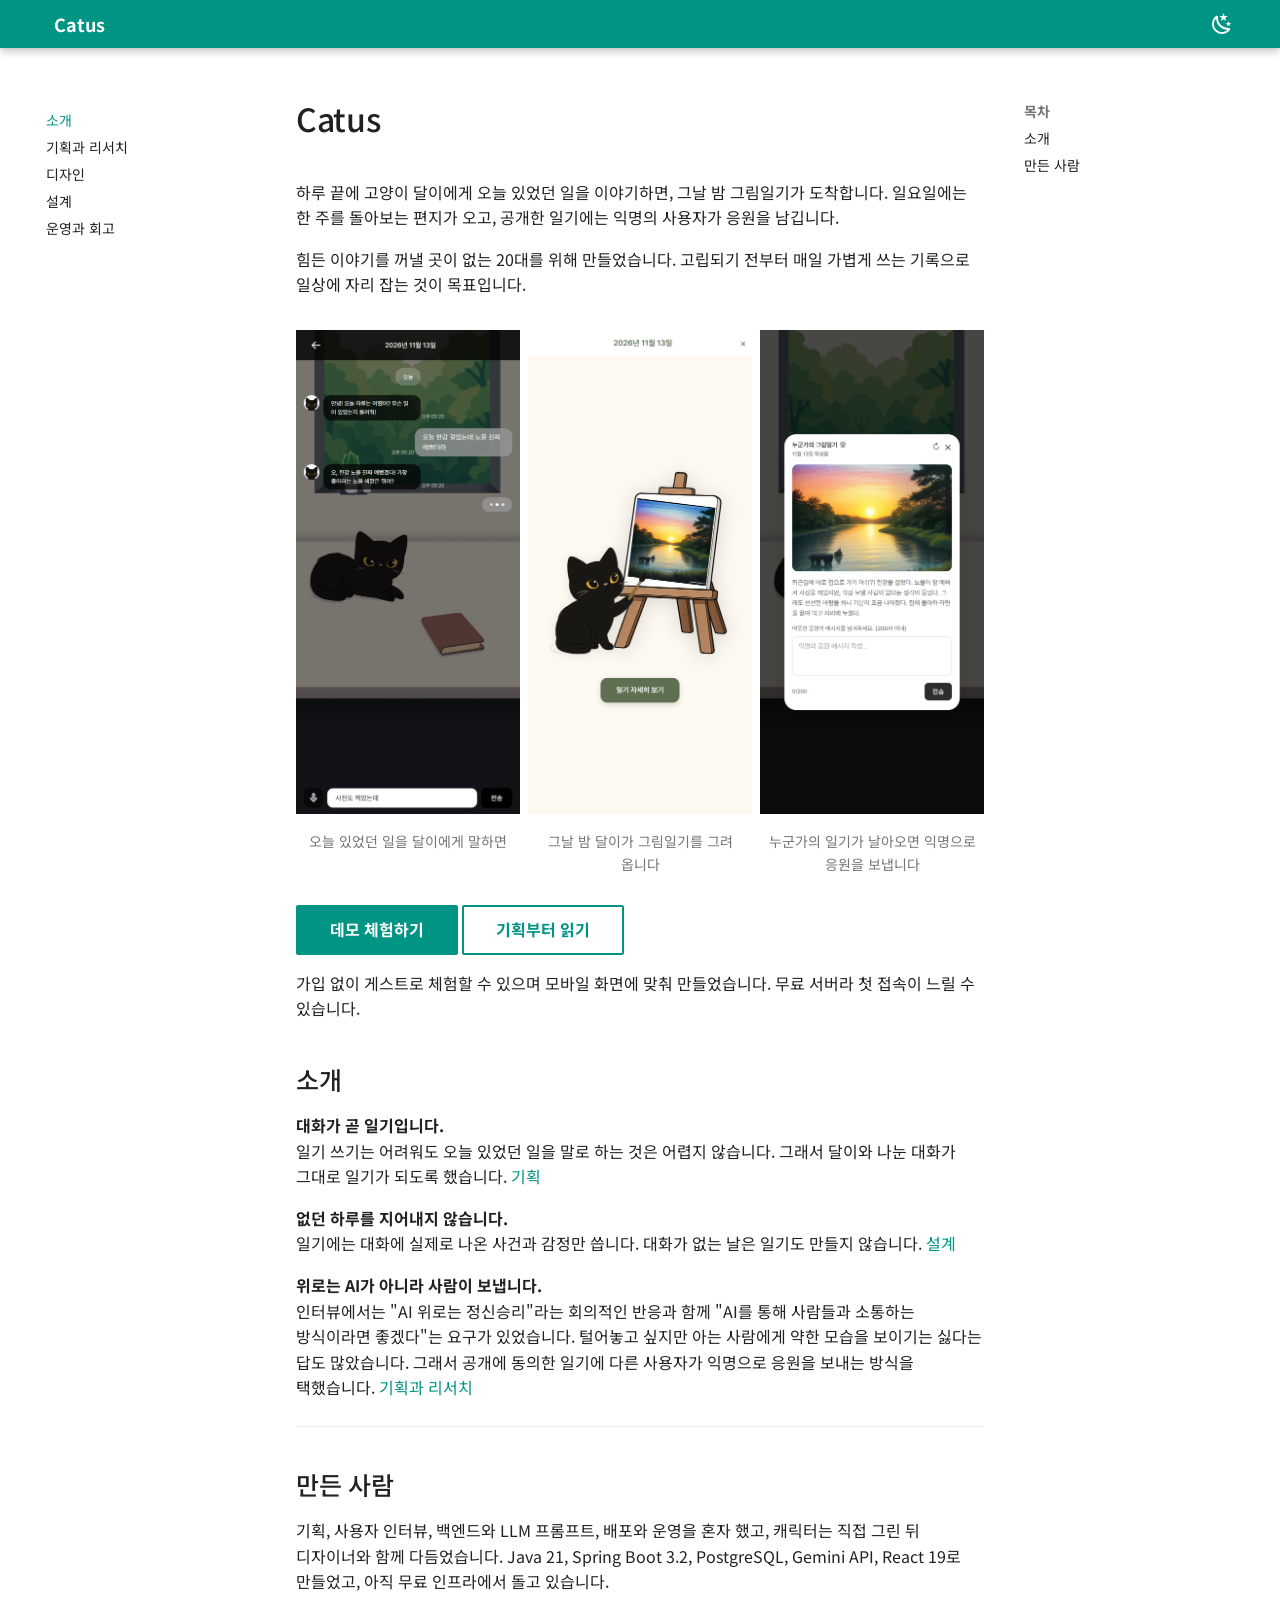
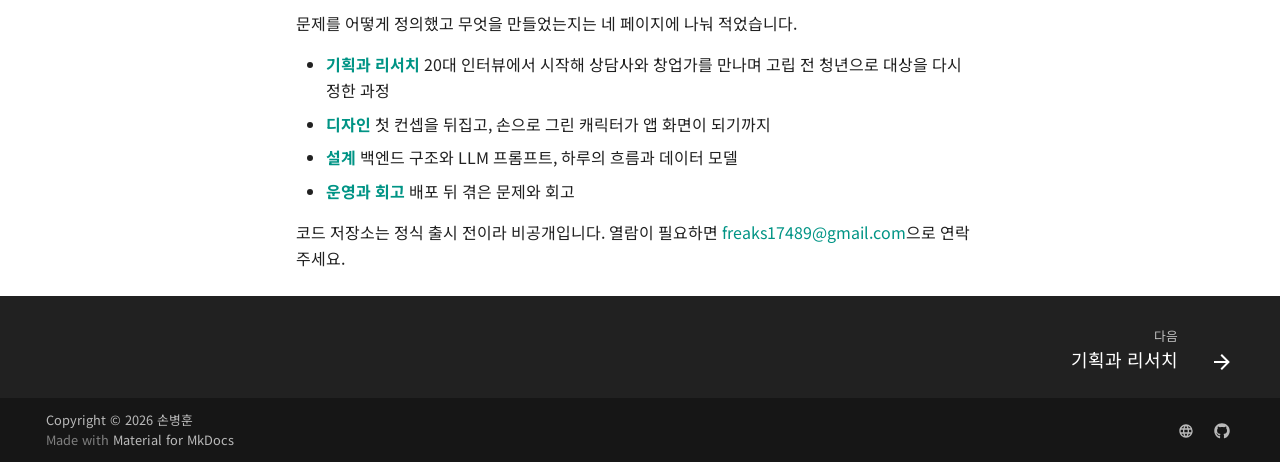
<file: index.html>
<!doctype html>
<html lang="ko" class="no-js">
  <head>
    
      <meta charset="utf-8">
      <meta name="viewport" content="width=device-width,initial-scale=1">
      
        <meta name="description" content="하루 끝에 고양이 달이와 나눈 대화가 그날 밤 그림일기로 도착하는, 고립 전 20대를 위한 감정 기록 서비스. 기획부터 운영까지 혼자 만든 기록">
      
      
      
        <link rel="canonical" href="https://freaks0.github.io/catus/index.html">
      
      
      
        <link rel="next" href="01-planning.html">
      
      
        
      
      
      <link rel="icon" href="design/dali-final.png">
      <meta name="generator" content="mkdocs-1.6.1, mkdocs-material-9.7.7">
    
    
      
        <title>대화가 일기가 되는 감정 기록 서비스 - Catus</title>
      
    
    
      <link rel="stylesheet" href="assets/stylesheets/main.ec1eaa64.min.css">
      
        
        <link rel="stylesheet" href="assets/stylesheets/palette.ab4e12ef.min.css">
      
      


    
    
      
    
    
      
        
        
        <link rel="preconnect" href="https://fonts.gstatic.com" crossorigin>
        <link rel="stylesheet" href="https://fonts.googleapis.com/css?family=Noto+Sans+KR:300,300i,400,400i,700,700i%7CJetBrains+Mono:400,400i,700,700i&display=fallback">
        <style>:root{--md-text-font:"Noto Sans KR";--md-code-font:"JetBrains Mono"}</style>
      
    
    
      <link rel="stylesheet" href="stylesheets/extra.css">
    
    <script>__md_scope=new URL(".",location),__md_hash=e=>[...e].reduce(((e,_)=>(e<<5)-e+_.charCodeAt(0)),0),__md_get=(e,_=localStorage,t=__md_scope)=>JSON.parse(_.getItem(t.pathname+"."+e)),__md_set=(e,_,t=localStorage,a=__md_scope)=>{try{t.setItem(a.pathname+"."+e,JSON.stringify(_))}catch(e){}}</script>
    
      

    
    
  
  <!-- Cloudflare Web Analytics (쿠키 없음) -->
  <script type="module" src="https://static.cloudflareinsights.com/beacon.min.js" data-cf-beacon='{"token": "29f86fc7a5844bccb54864e7d3691f10"}'></script>

  
<meta property="og:type" content="website" />
<meta property="og:title" content="Catus" />
<meta property="og:description" content="하루 끝에 고양이 달이와 나눈 대화가 그날 밤 그림일기로 도착하는, 고립 전 20대를 위한 감정 기록 서비스. 기획부터 운영까지 혼자 만든 기록" />
<meta property="og:image" content="https://freaks0.github.io/catus/assets/images/social/index.png" />
<meta property="og:image:type" content="image/png" />
<meta property="og:image:width" content="1200" />
<meta property="og:image:height" content="630" />
<meta property="og:url" content="https://freaks0.github.io/catus/index.html" />
<meta property="twitter:card" content="summary_large_image" />
<meta property="twitter:title" content="Catus" />
<meta property="twitter:description" content="하루 끝에 고양이 달이와 나눈 대화가 그날 밤 그림일기로 도착하는, 고립 전 20대를 위한 감정 기록 서비스. 기획부터 운영까지 혼자 만든 기록" />
<meta property="twitter:image" content="https://freaks0.github.io/catus/assets/images/social/index.png" />
</head>
  
  
    
    
      
    
    
    
    
    <body dir="ltr" data-md-color-scheme="default" data-md-color-primary="teal" data-md-color-accent="deep-orange">
  
    
    <input class="md-toggle" data-md-toggle="drawer" type="checkbox" id="__drawer" autocomplete="off">
    <input class="md-toggle" data-md-toggle="search" type="checkbox" id="__search" autocomplete="off">
    <label class="md-overlay" for="__drawer"></label>
    <div data-md-component="skip">
      
        
        <a href="#catus" class="md-skip">
          콘텐츠로 이동
        </a>
      
    </div>
    <div data-md-component="announce">
      
    </div>
    
    
      

  

<header class="md-header md-header--shadow" data-md-component="header">
  <nav class="md-header__inner md-grid" aria-label="상단/헤더">
    <a href="index.html" title="Catus" class="md-header__button md-logo" aria-label="Catus" data-md-component="logo">
      
  
  <svg xmlns="http://www.w3.org/2000/svg" viewBox="0 0 24 24"><path d="m12 8-1.33.09C9.81 7.07 7.4 4.5 5 4.5c0 0-1.97 2.96-.04 6.91-.55.83-.89 1.26-.96 2.25l-1.93.29.21.98 1.76-.26.14.71-1.57.94.47.89 1.45-.89C5.68 18.76 8.59 20 12 20s6.32-1.24 7.47-3.68l1.45.89.47-.89-1.57-.94.14-.71 1.76.26.21-.98-1.93-.29c-.07-.99-.41-1.42-.96-2.25C20.97 7.46 19 4.5 19 4.5c-2.4 0-4.81 2.57-5.67 3.59zm-3 3a1 1 0 0 1 1 1 1 1 0 0 1-1 1 1 1 0 0 1-1-1 1 1 0 0 1 1-1m6 0a1 1 0 0 1 1 1 1 1 0 0 1-1 1 1 1 0 0 1-1-1 1 1 0 0 1 1-1m-4 3h2l-.7 1.39c.2.64.76 1.11 1.45 1.11a1.5 1.5 0 0 0 1.5-1.5h.5a2 2 0 0 1-2 2c-.75 0-1.4-.41-1.75-1-.35.59-1 1-1.75 1a2 2 0 0 1-2-2h.5a1.5 1.5 0 0 0 1.5 1.5c.69 0 1.25-.47 1.45-1.11z"/></svg>

    </a>
    <label class="md-header__button md-icon" for="__drawer">
      
      <svg xmlns="http://www.w3.org/2000/svg" viewBox="0 0 24 24"><path d="M3 6h18v2H3zm0 5h18v2H3zm0 5h18v2H3z"/></svg>
    </label>
    <div class="md-header__title" data-md-component="header-title">
      <div class="md-header__ellipsis">
        <div class="md-header__topic">
          <span class="md-ellipsis">
            Catus
          </span>
        </div>
        <div class="md-header__topic" data-md-component="header-topic">
          <span class="md-ellipsis">
            
              대화가 일기가 되는 감정 기록 서비스
            
          </span>
        </div>
      </div>
    </div>
    
      
        <form class="md-header__option" data-md-component="palette">
  
    
    
    
    <input class="md-option" data-md-color-media="(prefers-color-scheme: light)" data-md-color-scheme="default" data-md-color-primary="teal" data-md-color-accent="deep-orange"  aria-label="다크 모드"  type="radio" name="__palette" id="__palette_0">
    
      <label class="md-header__button md-icon" title="다크 모드" for="__palette_1" hidden>
        <svg xmlns="http://www.w3.org/2000/svg" viewBox="0 0 24 24"><path d="m17.75 4.09-2.53 1.94.91 3.06-2.63-1.81-2.63 1.81.91-3.06-2.53-1.94L12.44 4l1.06-3 1.06 3zm3.5 6.91-1.64 1.25.59 1.98-1.7-1.17-1.7 1.17.59-1.98L15.75 11l2.06-.05L18.5 9l.69 1.95zm-2.28 4.95c.83-.08 1.72 1.1 1.19 1.85-.32.45-.66.87-1.08 1.27C15.17 23 8.84 23 4.94 19.07c-3.91-3.9-3.91-10.24 0-14.14.4-.4.82-.76 1.27-1.08.75-.53 1.93.36 1.85 1.19-.27 2.86.69 5.83 2.89 8.02a9.96 9.96 0 0 0 8.02 2.89m-1.64 2.02a12.08 12.08 0 0 1-7.8-3.47c-2.17-2.19-3.33-5-3.49-7.82-2.81 3.14-2.7 7.96.31 10.98 3.02 3.01 7.84 3.12 10.98.31"/></svg>
      </label>
    
  
    
    
    
    <input class="md-option" data-md-color-media="(prefers-color-scheme: dark)" data-md-color-scheme="slate" data-md-color-primary="teal" data-md-color-accent="deep-orange"  aria-label="라이트 모드"  type="radio" name="__palette" id="__palette_1">
    
      <label class="md-header__button md-icon" title="라이트 모드" for="__palette_0" hidden>
        <svg xmlns="http://www.w3.org/2000/svg" viewBox="0 0 24 24"><path d="M12 7a5 5 0 0 1 5 5 5 5 0 0 1-5 5 5 5 0 0 1-5-5 5 5 0 0 1 5-5m0 2a3 3 0 0 0-3 3 3 3 0 0 0 3 3 3 3 0 0 0 3-3 3 3 0 0 0-3-3m0-7 2.39 3.42C13.65 5.15 12.84 5 12 5s-1.65.15-2.39.42zM3.34 7l4.16-.35A7.2 7.2 0 0 0 5.94 8.5c-.44.74-.69 1.5-.83 2.29zm.02 10 1.76-3.77a7.131 7.131 0 0 0 2.38 4.14zM20.65 7l-1.77 3.79a7.02 7.02 0 0 0-2.38-4.15zm-.01 10-4.14.36c.59-.51 1.12-1.14 1.54-1.86.42-.73.69-1.5.83-2.29zM12 22l-2.41-3.44c.74.27 1.55.44 2.41.44.82 0 1.63-.17 2.37-.44z"/></svg>
      </label>
    
  
</form>
      
    
    
      <script>var palette=__md_get("__palette");if(palette&&palette.color){if("(prefers-color-scheme)"===palette.color.media){var media=matchMedia("(prefers-color-scheme: light)"),input=document.querySelector(media.matches?"[data-md-color-media='(prefers-color-scheme: light)']":"[data-md-color-media='(prefers-color-scheme: dark)']");palette.color.media=input.getAttribute("data-md-color-media"),palette.color.scheme=input.getAttribute("data-md-color-scheme"),palette.color.primary=input.getAttribute("data-md-color-primary"),palette.color.accent=input.getAttribute("data-md-color-accent")}for(var[key,value]of Object.entries(palette.color))document.body.setAttribute("data-md-color-"+key,value)}</script>
    
    
    
    
  </nav>
  
</header>
    
    <div class="md-container" data-md-component="container">
      
      
        
          
        
      
      <main class="md-main" data-md-component="main">
        <div class="md-main__inner md-grid">
          
            
              
              <div class="md-sidebar md-sidebar--primary" data-md-component="sidebar" data-md-type="navigation" >
                <div class="md-sidebar__scrollwrap">
                  <div class="md-sidebar__inner">
                    



<nav class="md-nav md-nav--primary" aria-label="네비게이션" data-md-level="0">
  <label class="md-nav__title" for="__drawer">
    <a href="index.html" title="Catus" class="md-nav__button md-logo" aria-label="Catus" data-md-component="logo">
      
  
  <svg xmlns="http://www.w3.org/2000/svg" viewBox="0 0 24 24"><path d="m12 8-1.33.09C9.81 7.07 7.4 4.5 5 4.5c0 0-1.97 2.96-.04 6.91-.55.83-.89 1.26-.96 2.25l-1.93.29.21.98 1.76-.26.14.71-1.57.94.47.89 1.45-.89C5.68 18.76 8.59 20 12 20s6.32-1.24 7.47-3.68l1.45.89.47-.89-1.57-.94.14-.71 1.76.26.21-.98-1.93-.29c-.07-.99-.41-1.42-.96-2.25C20.97 7.46 19 4.5 19 4.5c-2.4 0-4.81 2.57-5.67 3.59zm-3 3a1 1 0 0 1 1 1 1 1 0 0 1-1 1 1 1 0 0 1-1-1 1 1 0 0 1 1-1m6 0a1 1 0 0 1 1 1 1 1 0 0 1-1 1 1 1 0 0 1-1-1 1 1 0 0 1 1-1m-4 3h2l-.7 1.39c.2.64.76 1.11 1.45 1.11a1.5 1.5 0 0 0 1.5-1.5h.5a2 2 0 0 1-2 2c-.75 0-1.4-.41-1.75-1-.35.59-1 1-1.75 1a2 2 0 0 1-2-2h.5a1.5 1.5 0 0 0 1.5 1.5c.69 0 1.25-.47 1.45-1.11z"/></svg>

    </a>
    Catus
  </label>
  
  <ul class="md-nav__list" data-md-scrollfix>
    
      
      
  
  
    
  
  
  
    <li class="md-nav__item md-nav__item--active">
      
      <input class="md-nav__toggle md-toggle" type="checkbox" id="__toc">
      
      
        
      
      
        <label class="md-nav__link md-nav__link--active" for="__toc">
          
  
  
  <span class="md-ellipsis">
    
  
    소개
  

    
  </span>
  
  

          <span class="md-nav__icon md-icon"></span>
        </label>
      
      <a href="index.html" class="md-nav__link md-nav__link--active">
        
  
  
  <span class="md-ellipsis">
    
  
    소개
  

    
  </span>
  
  

      </a>
      
        

<nav class="md-nav md-nav--secondary" aria-label="목차">
  
  
  
    
  
  
    <label class="md-nav__title" for="__toc">
      <span class="md-nav__icon md-icon"></span>
      목차
    </label>
    <ul class="md-nav__list" data-md-component="toc" data-md-scrollfix>
      
        <li class="md-nav__item">
  <a href="#소개" class="md-nav__link">
    <span class="md-ellipsis">
      
        소개
      
    </span>
  </a>
  
</li>
      
        <li class="md-nav__item">
  <a href="#만든-사람" class="md-nav__link">
    <span class="md-ellipsis">
      
        만든 사람
      
    </span>
  </a>
  
</li>
      
    </ul>
  
</nav>
      
    </li>
  

    
      
      
  
  
  
  
    <li class="md-nav__item">
      <a href="01-planning.html" class="md-nav__link">
        
  
  
  <span class="md-ellipsis">
    
  
    기획과 리서치
  

    
  </span>
  
  

      </a>
    </li>
  

    
      
      
  
  
  
  
    <li class="md-nav__item">
      <a href="07-design.html" class="md-nav__link">
        
  
  
  <span class="md-ellipsis">
    
  
    디자인
  

    
  </span>
  
  

      </a>
    </li>
  

    
      
      
  
  
  
  
    <li class="md-nav__item">
      <a href="03-architecture.html" class="md-nav__link">
        
  
  
  <span class="md-ellipsis">
    
  
    설계
  

    
  </span>
  
  

      </a>
    </li>
  

    
      
      
  
  
  
  
    <li class="md-nav__item">
      <a href="04-troubleshooting.html" class="md-nav__link">
        
  
  
  <span class="md-ellipsis">
    
  
    운영과 회고
  

    
  </span>
  
  

      </a>
    </li>
  

    
  </ul>
</nav>
                  </div>
                </div>
              </div>
            
            
              
              <div class="md-sidebar md-sidebar--secondary" data-md-component="sidebar" data-md-type="toc" >
                <div class="md-sidebar__scrollwrap">
                  <div class="md-sidebar__inner">
                    

<nav class="md-nav md-nav--secondary" aria-label="목차">
  
  
  
    
  
  
    <label class="md-nav__title" for="__toc">
      <span class="md-nav__icon md-icon"></span>
      목차
    </label>
    <ul class="md-nav__list" data-md-component="toc" data-md-scrollfix>
      
        <li class="md-nav__item">
  <a href="#소개" class="md-nav__link">
    <span class="md-ellipsis">
      
        소개
      
    </span>
  </a>
  
</li>
      
        <li class="md-nav__item">
  <a href="#만든-사람" class="md-nav__link">
    <span class="md-ellipsis">
      
        만든 사람
      
    </span>
  </a>
  
</li>
      
    </ul>
  
</nav>
                  </div>
                </div>
              </div>
            
          
          
            <div class="md-content" data-md-component="content">
              
              <article class="md-content__inner md-typeset">
                
                  



<h1 id="catus">Catus<a class="headerlink" href="#catus" title="Permanent link">&para;</a></h1>
<p>하루 끝에 고양이 달이에게 오늘 있었던 일을 이야기하면, 그날 밤 그림일기가 도착합니다. 일요일에는 한 주를 돌아보는 편지가 오고, 공개한 일기에는 익명의 사용자가 응원을 남깁니다.</p>
<p>힘든 이야기를 꺼낼 곳이 없는 20대를 위해 만들었습니다. 고립되기 전부터 매일 가볍게 쓰는 기록으로 일상에 자리 잡는 것이 목표입니다.</p>
<div class="grid">
<figure>
<p><img alt="달이에게 오늘 있었던 일을 말하는 채팅 화면" src="screenshots/chat.png" width="230" /></p>
<figcaption>오늘 있었던 일을 달이에게 말하면</figcaption>
</figure>
<figure>
<p><img alt="달이가 이젤 앞에서 그날의 그림일기를 그려 온 화면" src="screenshots/diary-reveal.png" width="230" /></p>
<figcaption>그날 밤 달이가 그림일기를 그려 옵니다</figcaption>
</figure>
<figure>
<p><img alt="달이가 물어 온 다른 사람의 공개 일기와 익명 응원 입력란" src="screenshots/random-diary.png" width="230" /></p>
<figcaption>누군가의 일기가 날아오면 익명으로 응원을 보냅니다</figcaption>
</figure>
</div>
<p><a class="md-button md-button--primary" href="https://catus-app.vercel.app">데모 체험하기</a>
<a class="md-button" href="01-planning.html">기획부터 읽기</a></p>
<p>가입 없이 게스트로 체험할 수 있으며 모바일 화면에 맞춰 만들었습니다. 무료 서버라 첫 접속이 느릴 수 있습니다.</p>
<h2 id="소개">소개<a class="headerlink" href="#소개" title="Permanent link">&para;</a></h2>
<p><strong>대화가 곧 일기입니다.</strong><br />
일기 쓰기는 어려워도 오늘 있었던 일을 말로 하는 것은 어렵지 않습니다. 그래서 달이와 나눈 대화가 그대로 일기가 되도록 했습니다. <a href="01-planning.html">기획</a></p>
<p><strong>없던 하루를 지어내지 않습니다.</strong><br />
일기에는 대화에 실제로 나온 사건과 감정만 씁니다. 대화가 없는 날은 일기도 만들지 않습니다. <a href="03-architecture.html">설계</a></p>
<p><strong>위로는 AI가 아니라 사람이 보냅니다.</strong><br />
인터뷰에서는 "AI 위로는 정신승리"라는 회의적인 반응과 함께 "AI를 통해 사람들과 소통하는 방식이라면 좋겠다"는 요구가 있었습니다. 털어놓고 싶지만 아는 사람에게 약한 모습을 보이기는 싫다는 답도 많았습니다. 그래서 공개에 동의한 일기에 다른 사용자가 익명으로 응원을 보내는 방식을 택했습니다. <a href="01-planning.html#털어놓고-싶지만-보이기는-싫다">기획과 리서치</a></p>
<hr />
<h2 id="만든-사람">만든 사람<a class="headerlink" href="#만든-사람" title="Permanent link">&para;</a></h2>
<p>기획, 사용자 인터뷰, 백엔드와 LLM 프롬프트, 배포와 운영을 혼자 했고, 캐릭터는 직접 그린 뒤 디자이너와 함께 다듬었습니다. Java 21, Spring Boot 3.2, PostgreSQL, Gemini API, React 19로 만들었고, 아직 무료 인프라에서 돌고 있습니다.</p>
<p>문제를 어떻게 정의했고 무엇을 만들었는지는 네 페이지에 나눠 적었습니다.</p>
<ul>
<li><a href="01-planning.html"><strong>기획과 리서치</strong></a> 20대 인터뷰에서 시작해 상담사와 창업가를 만나며 고립 전 청년으로 대상을 다시 정한 과정</li>
<li><a href="07-design.html"><strong>디자인</strong></a> 첫 컨셉을 뒤집고, 손으로 그린 캐릭터가 앱 화면이 되기까지</li>
<li><a href="03-architecture.html"><strong>설계</strong></a> 백엔드 구조와 LLM 프롬프트, 하루의 흐름과 데이터 모델</li>
<li><a href="04-troubleshooting.html"><strong>운영과 회고</strong></a> 배포 뒤 겪은 문제와 회고</li>
</ul>
<p>코드 저장소는 정식 출시 전이라 비공개입니다. 열람이 필요하면 <a href="mailto:freaks17489@gmail.com">freaks17489@gmail.com</a>으로 연락 주세요.</p>







  
  






                
              </article>
            </div>
          
          
<script>var target=document.getElementById(location.hash.slice(1));target&&target.name&&(target.checked=target.name.startsWith("__tabbed_"))</script>
        </div>
        
          <button type="button" class="md-top md-icon" data-md-component="top" hidden>
  
  <svg xmlns="http://www.w3.org/2000/svg" viewBox="0 0 24 24"><path d="M13 20h-2V8l-5.5 5.5-1.42-1.42L12 4.16l7.92 7.92-1.42 1.42L13 8z"/></svg>
  맨위로
</button>
        
      </main>
      
        <footer class="md-footer">
  
    
      
      <nav class="md-footer__inner md-grid" aria-label="하단/푸터" >
        
        
          
          <a href="01-planning.html" class="md-footer__link md-footer__link--next" aria-label="다음: 기획과 리서치">
            <div class="md-footer__title">
              <span class="md-footer__direction">
                다음
              </span>
              <div class="md-ellipsis">
                기획과 리서치
              </div>
            </div>
            <div class="md-footer__button md-icon">
              
              <svg xmlns="http://www.w3.org/2000/svg" viewBox="0 0 24 24"><path d="M4 11v2h12l-5.5 5.5 1.42 1.42L19.84 12l-7.92-7.92L10.5 5.5 16 11z"/></svg>
            </div>
          </a>
        
      </nav>
    
  
  <div class="md-footer-meta md-typeset">
    <div class="md-footer-meta__inner md-grid">
      <div class="md-copyright">
  
    <div class="md-copyright__highlight">
      Copyright &copy; 2026 손병훈
    </div>
  
  
    Made with
    <a href="https://squidfunk.github.io/mkdocs-material/" target="_blank" rel="noopener">
      Material for MkDocs
    </a>
  
</div>
      
        
<div class="md-social">
  
    
    
    
    
    <a href="https://catus-app.vercel.app" target="_blank" rel="noopener" title="Live Demo" class="md-social__link">
      <svg xmlns="http://www.w3.org/2000/svg" viewBox="0 0 24 24"><path d="M16.36 14c.08-.66.14-1.32.14-2s-.06-1.34-.14-2h3.38c.16.64.26 1.31.26 2s-.1 1.36-.26 2m-5.15 5.56c.6-1.11 1.06-2.31 1.38-3.56h2.95a8.03 8.03 0 0 1-4.33 3.56M14.34 14H9.66c-.1-.66-.16-1.32-.16-2s.06-1.35.16-2h4.68c.09.65.16 1.32.16 2s-.07 1.34-.16 2M12 19.96c-.83-1.2-1.5-2.53-1.91-3.96h3.82c-.41 1.43-1.08 2.76-1.91 3.96M8 8H5.08A7.92 7.92 0 0 1 9.4 4.44C8.8 5.55 8.35 6.75 8 8m-2.92 8H8c.35 1.25.8 2.45 1.4 3.56A8 8 0 0 1 5.08 16m-.82-2C4.1 13.36 4 12.69 4 12s.1-1.36.26-2h3.38c-.08.66-.14 1.32-.14 2s.06 1.34.14 2M12 4.03c.83 1.2 1.5 2.54 1.91 3.97h-3.82c.41-1.43 1.08-2.77 1.91-3.97M18.92 8h-2.95a15.7 15.7 0 0 0-1.38-3.56c1.84.63 3.37 1.9 4.33 3.56M12 2C6.47 2 2 6.5 2 12a10 10 0 0 0 10 10 10 10 0 0 0 10-10A10 10 0 0 0 12 2"/></svg>
    </a>
  
    
    
    
    
      
      
    
    <a href="https://github.com/freaks0" target="_blank" rel="noopener" title="github.com" class="md-social__link">
      <svg xmlns="http://www.w3.org/2000/svg" viewBox="0 0 512 512"><!--! Font Awesome Free 7.1.0 by @fontawesome - https://fontawesome.com License - https://fontawesome.com/license/free (Icons: CC BY 4.0, Fonts: SIL OFL 1.1, Code: MIT License) Copyright 2025 Fonticons, Inc.--><path d="M173.9 397.4c0 2-2.3 3.6-5.2 3.6-3.3.3-5.6-1.3-5.6-3.6 0-2 2.3-3.6 5.2-3.6 3-.3 5.6 1.3 5.6 3.6m-31.1-4.5c-.7 2 1.3 4.3 4.3 4.9 2.6 1 5.6 0 6.2-2s-1.3-4.3-4.3-5.2c-2.6-.7-5.5.3-6.2 2.3m44.2-1.7c-2.9.7-4.9 2.6-4.6 4.9.3 2 2.9 3.3 5.9 2.6 2.9-.7 4.9-2.6 4.6-4.6-.3-1.9-3-3.2-5.9-2.9M252.8 8C114.1 8 8 113.3 8 252c0 110.9 69.8 205.8 169.5 239.2 12.8 2.3 17.3-5.6 17.3-12.1 0-6.2-.3-40.4-.3-61.4 0 0-70 15-84.7-29.8 0 0-11.4-29.1-27.8-36.6 0 0-22.9-15.7 1.6-15.4 0 0 24.9 2 38.6 25.8 21.9 38.6 58.6 27.5 72.9 20.9 2.3-16 8.8-27.1 16-33.7-55.9-6.2-112.3-14.3-112.3-110.5 0-27.5 7.6-41.3 23.6-58.9-2.6-6.5-11.1-33.3 2.6-67.9 20.9-6.5 69 27 69 27 20-5.6 41.5-8.5 62.8-8.5s42.8 2.9 62.8 8.5c0 0 48.1-33.6 69-27 13.7 34.7 5.2 61.4 2.6 67.9 16 17.7 25.8 31.5 25.8 58.9 0 96.5-58.9 104.2-114.8 110.5 9.2 7.9 17 22.9 17 46.4 0 33.7-.3 75.4-.3 83.6 0 6.5 4.6 14.4 17.3 12.1C436.2 457.8 504 362.9 504 252 504 113.3 391.5 8 252.8 8M105.2 352.9c-1.3 1-1 3.3.7 5.2 1.6 1.6 3.9 2.3 5.2 1 1.3-1 1-3.3-.7-5.2-1.6-1.6-3.9-2.3-5.2-1m-10.8-8.1c-.7 1.3.3 2.9 2.3 3.9 1.6 1 3.6.7 4.3-.7.7-1.3-.3-2.9-2.3-3.9-2-.6-3.6-.3-4.3.7m32.4 35.6c-1.6 1.3-1 4.3 1.3 6.2 2.3 2.3 5.2 2.6 6.5 1 1.3-1.3.7-4.3-1.3-6.2-2.2-2.3-5.2-2.6-6.5-1m-11.4-14.7c-1.6 1-1.6 3.6 0 5.9s4.3 3.3 5.6 2.3c1.6-1.3 1.6-3.9 0-6.2-1.4-2.3-4-3.3-5.6-2"/></svg>
    </a>
  
</div>
      
    </div>
  </div>
</footer>
      
    </div>
    <div class="md-dialog" data-md-component="dialog">
      <div class="md-dialog__inner md-typeset"></div>
    </div>
    
    
    
      
      
      <script id="__config" type="application/json">{"annotate": null, "base": ".", "features": ["navigation.top", "navigation.footer", "toc.follow", "content.code.copy"], "search": "assets/javascripts/workers/search.2c215733.min.js", "tags": null, "translations": {"clipboard.copied": "\ud074\ub9bd\ubcf4\ub4dc\uc5d0 \ubcf5\uc0ac\ub428", "clipboard.copy": "\ud074\ub9bd\ubcf4\ub4dc\ub85c \ubcf5\uc0ac", "search.result.more.one": "\uc774 \ubb38\uc11c\uc5d0\uc11c 1\uac1c\uc758 \uac80\uc0c9 \uacb0\uacfc \ub354 \ubcf4\uae30", "search.result.more.other": "\uc774 \ubb38\uc11c\uc5d0\uc11c #\uac1c\uc758 \uac80\uc0c9 \uacb0\uacfc \ub354 \ubcf4\uae30", "search.result.none": "\uac80\uc0c9\uc5b4\uc640 \uc77c\uce58\ud558\ub294 \ubb38\uc11c\uac00 \uc5c6\uc2b5\ub2c8\ub2e4", "search.result.one": "1\uac1c\uc758 \uc77c\uce58\ud558\ub294 \ubb38\uc11c", "search.result.other": "#\uac1c\uc758 \uc77c\uce58\ud558\ub294 \ubb38\uc11c", "search.result.placeholder": "\uac80\uc0c9\uc5b4\ub97c \uc785\ub825\ud558\uc138\uc694", "search.result.term.missing": "\ud3ec\ud568\ub418\uc9c0 \uc54a\uc740 \uac80\uc0c9\uc5b4", "select.version": "\ubc84\uc804 \uc120\ud0dd"}, "version": null}</script>
    
    
      <script src="assets/javascripts/bundle.d7400e89.min.js"></script>
      
    
  </body>
</html>
</file>
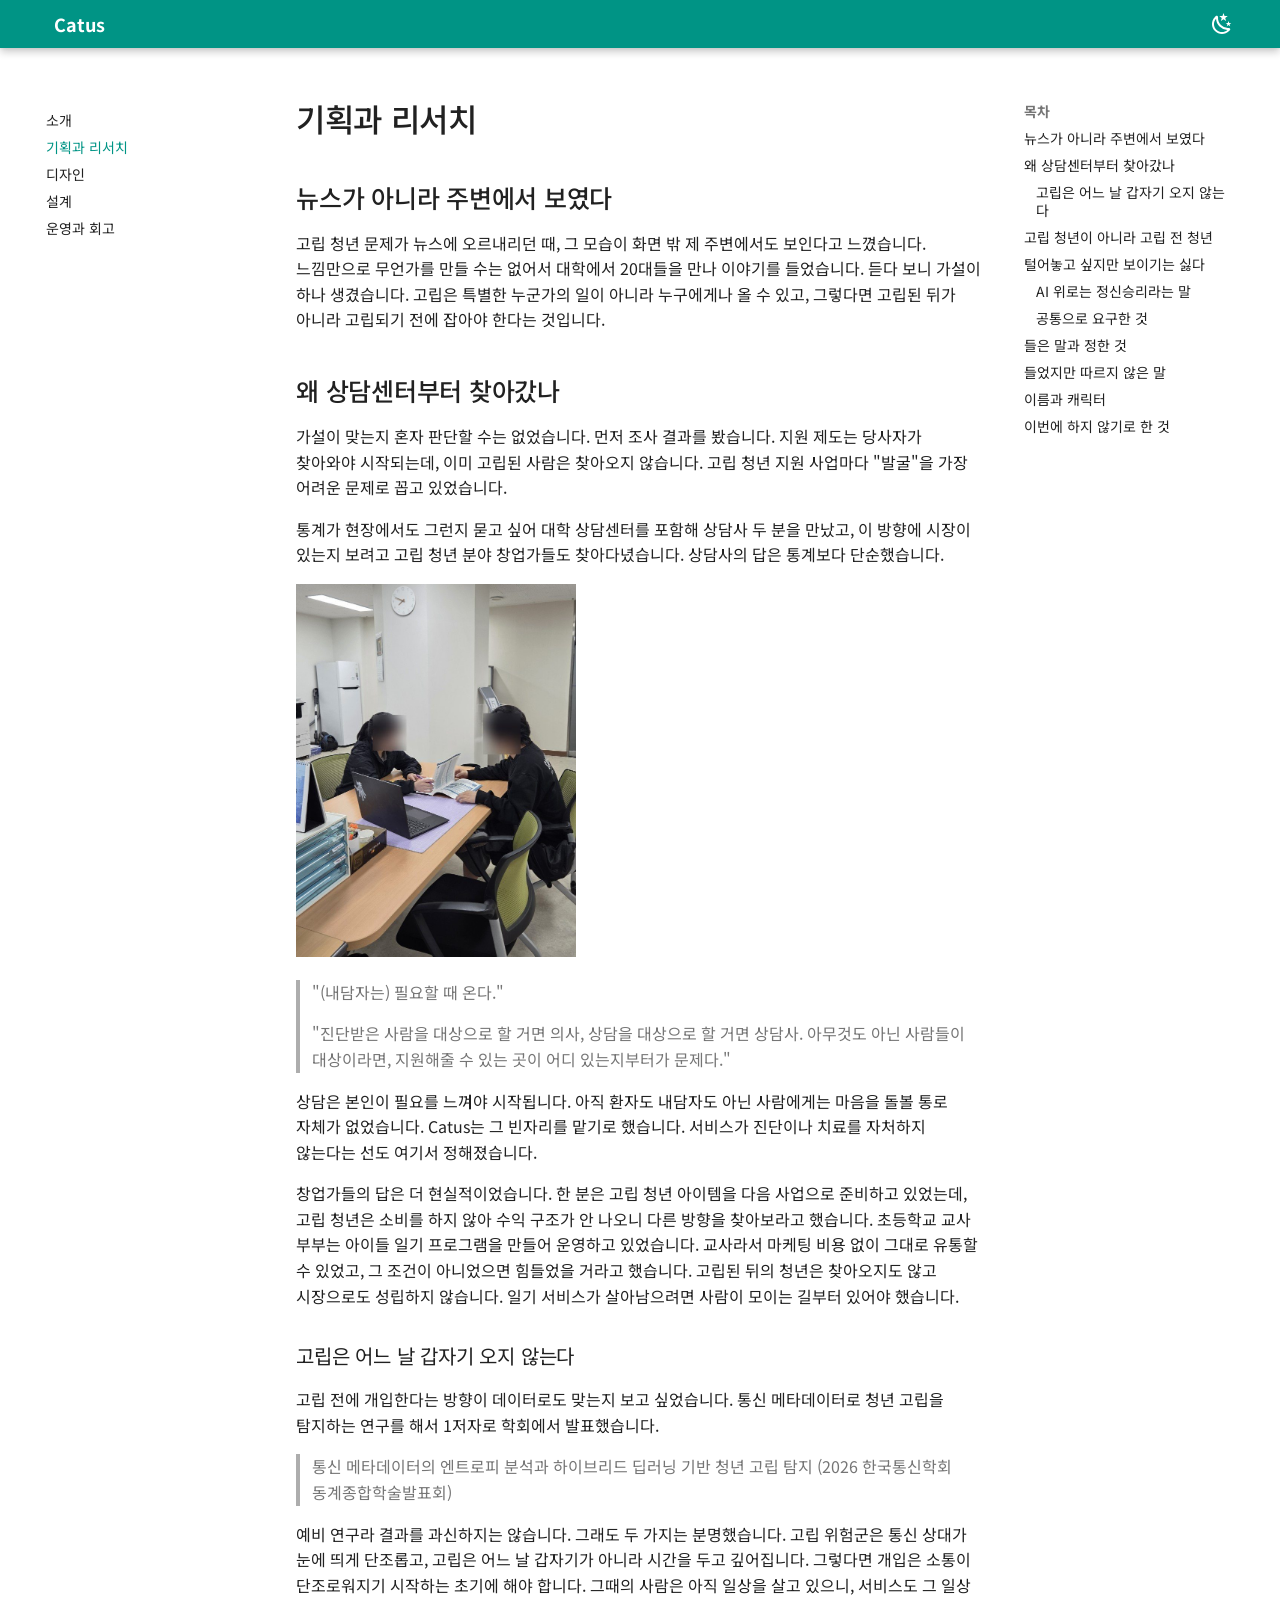
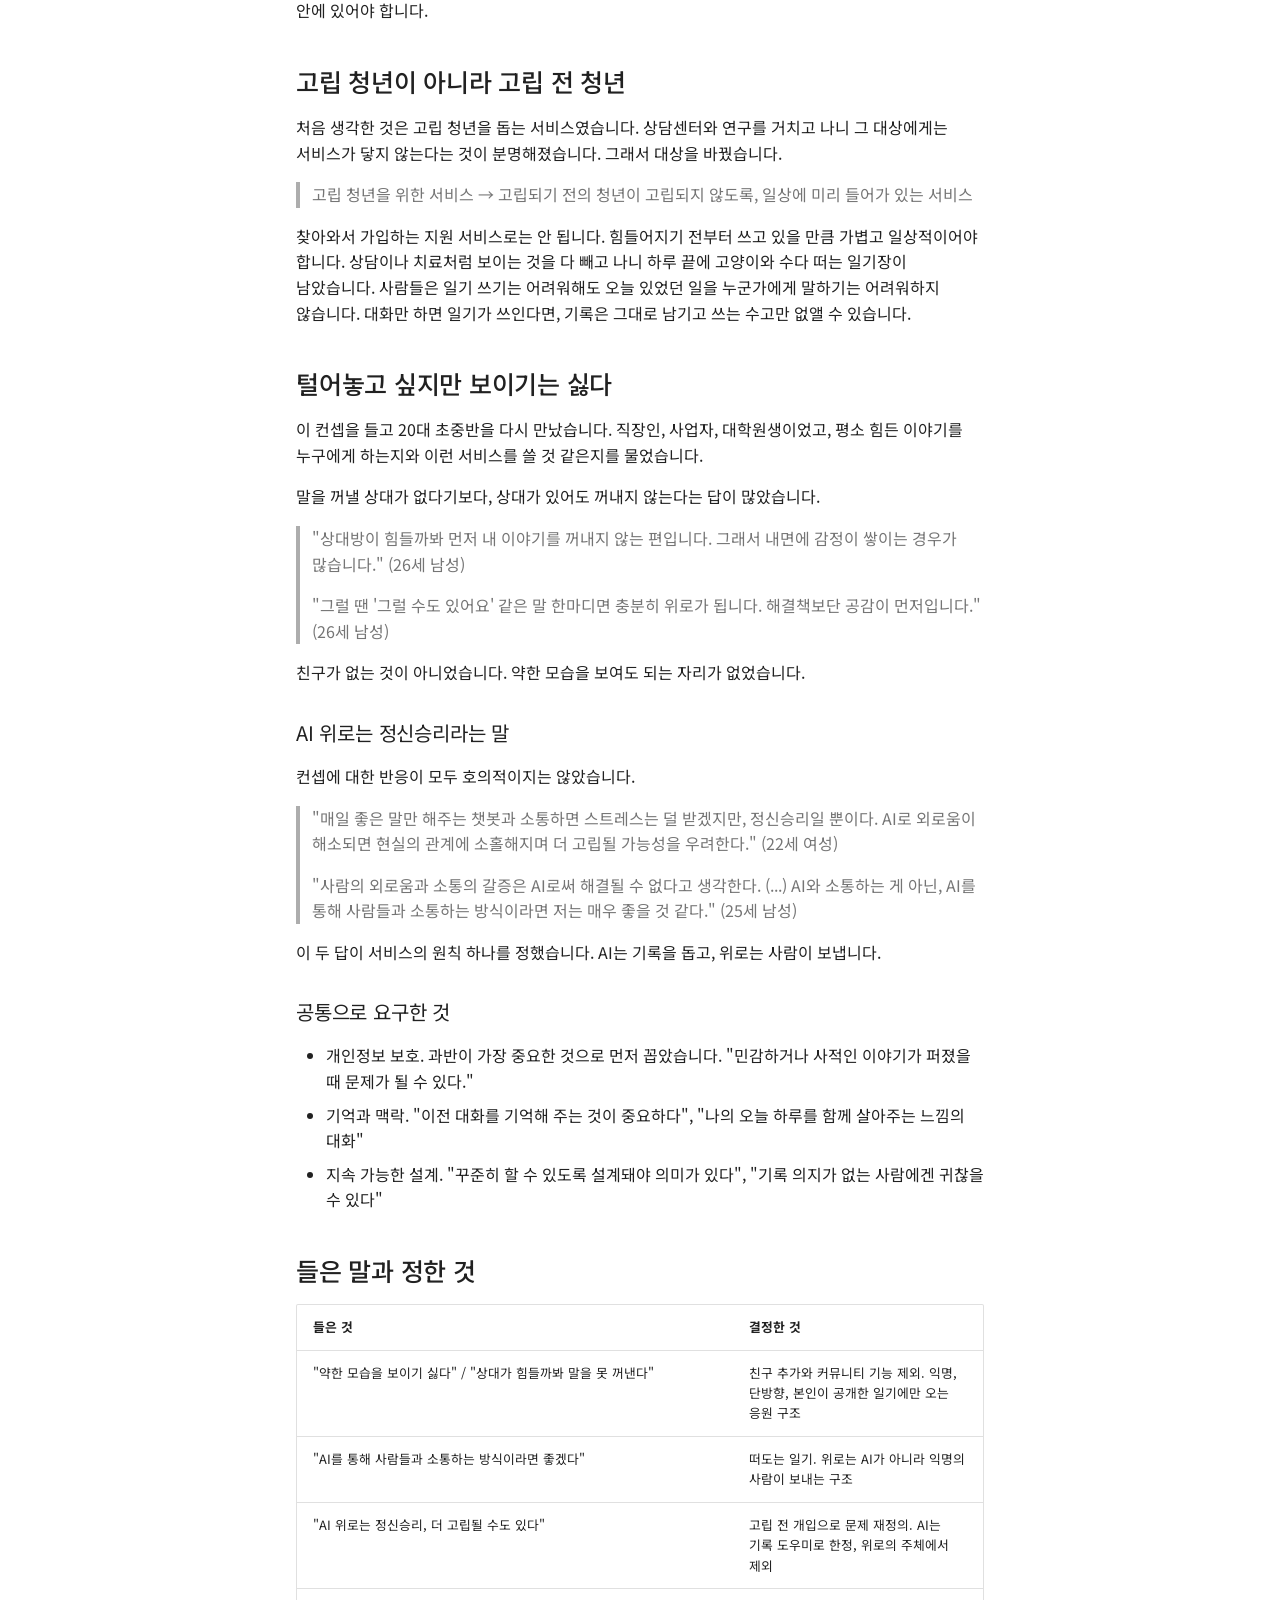
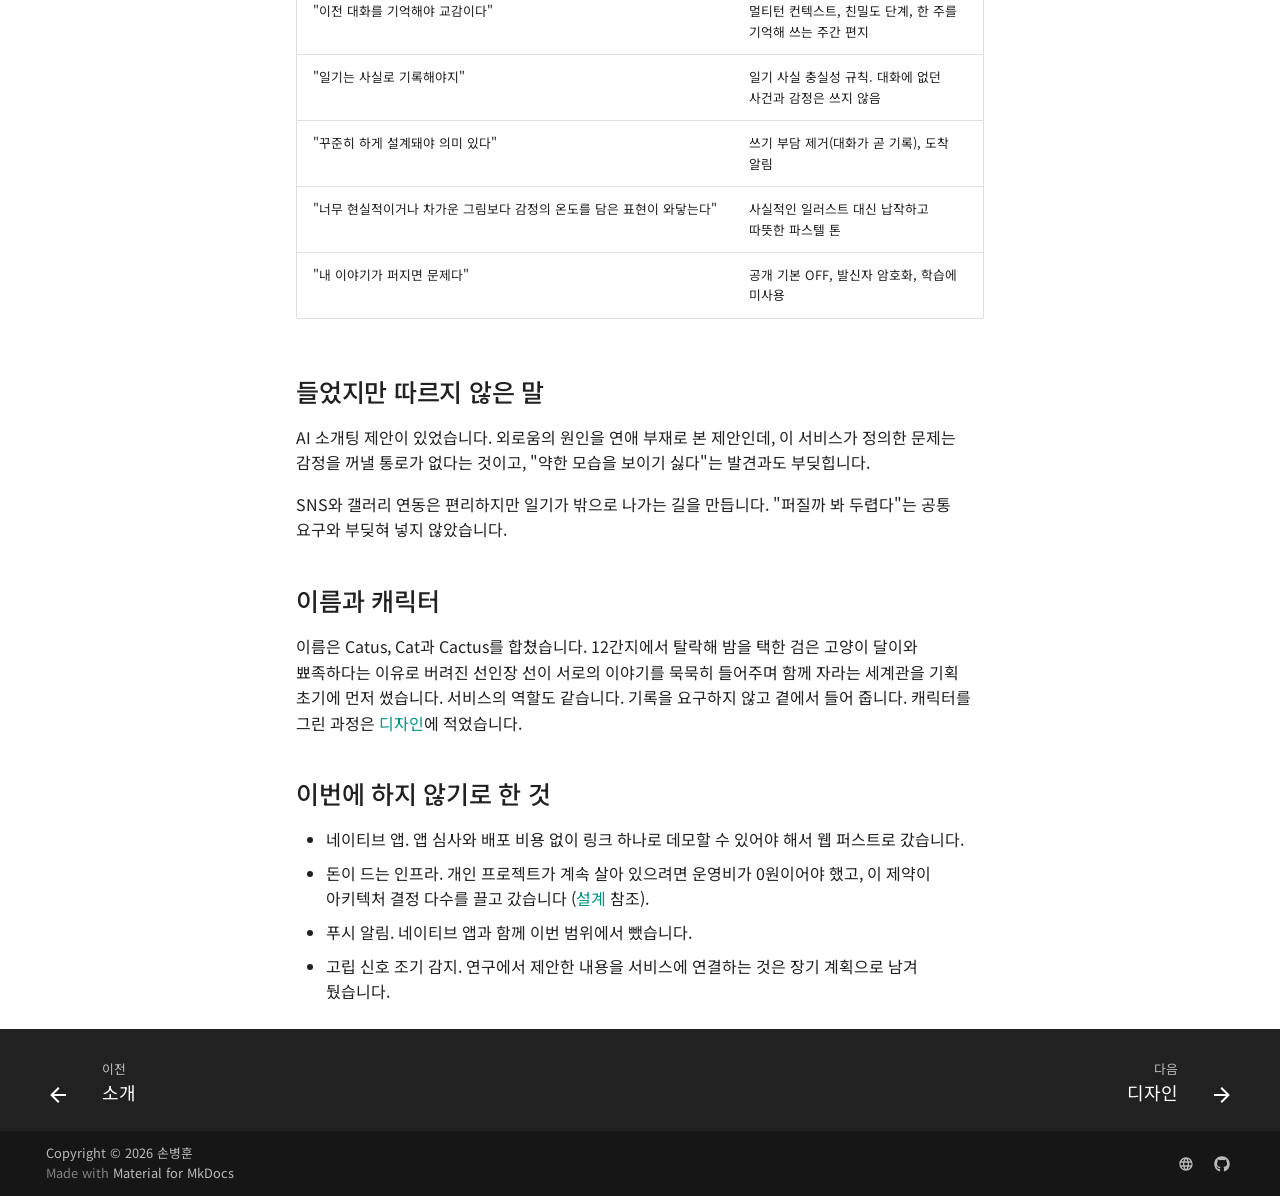
<file: 01-planning.html>
<!doctype html>
<html lang="ko" class="no-js">
  <head>
    
      <meta charset="utf-8">
      <meta name="viewport" content="width=device-width,initial-scale=1">
      
        <meta name="description" content="하루 끝에 고양이 달이와 나눈 대화가 그날 밤 그림일기로 도착하는, 고립 전 20대를 위한 감정 기록 서비스. 기획, 설계, 운영 기록">
      
      
      
        <link rel="canonical" href="https://freaks0.github.io/catus/01-planning.html">
      
      
        <link rel="prev" href="index.html">
      
      
        <link rel="next" href="07-design.html">
      
      
        
      
      
      <link rel="icon" href="design/dali-final.png">
      <meta name="generator" content="mkdocs-1.6.1, mkdocs-material-9.7.7">
    
    
      
        <title>기획과 리서치 - Catus</title>
      
    
    
      <link rel="stylesheet" href="assets/stylesheets/main.ec1eaa64.min.css">
      
        
        <link rel="stylesheet" href="assets/stylesheets/palette.ab4e12ef.min.css">
      
      


    
    
      
    
    
      
        
        
        <link rel="preconnect" href="https://fonts.gstatic.com" crossorigin>
        <link rel="stylesheet" href="https://fonts.googleapis.com/css?family=Noto+Sans+KR:300,300i,400,400i,700,700i%7CJetBrains+Mono:400,400i,700,700i&display=fallback">
        <style>:root{--md-text-font:"Noto Sans KR";--md-code-font:"JetBrains Mono"}</style>
      
    
    
      <link rel="stylesheet" href="stylesheets/extra.css">
    
    <script>__md_scope=new URL(".",location),__md_hash=e=>[...e].reduce(((e,_)=>(e<<5)-e+_.charCodeAt(0)),0),__md_get=(e,_=localStorage,t=__md_scope)=>JSON.parse(_.getItem(t.pathname+"."+e)),__md_set=(e,_,t=localStorage,a=__md_scope)=>{try{t.setItem(a.pathname+"."+e,JSON.stringify(_))}catch(e){}}</script>
    
      

    
    
  
  <!-- Cloudflare Web Analytics (쿠키 없음) -->
  <script type="module" src="https://static.cloudflareinsights.com/beacon.min.js" data-cf-beacon='{"token": "29f86fc7a5844bccb54864e7d3691f10"}'></script>

  
<meta property="og:type" content="website" />
<meta property="og:title" content="기획과 리서치 - Catus" />
<meta property="og:description" content="하루 끝에 고양이 달이와 나눈 대화가 그날 밤 그림일기로 도착하는, 고립 전 20대를 위한 감정 기록 서비스. 기획, 설계, 운영 기록" />
<meta property="og:image" content="https://freaks0.github.io/catus/assets/images/social/01-planning.png" />
<meta property="og:image:type" content="image/png" />
<meta property="og:image:width" content="1200" />
<meta property="og:image:height" content="630" />
<meta property="og:url" content="https://freaks0.github.io/catus/01-planning.html" />
<meta property="twitter:card" content="summary_large_image" />
<meta property="twitter:title" content="기획과 리서치 - Catus" />
<meta property="twitter:description" content="하루 끝에 고양이 달이와 나눈 대화가 그날 밤 그림일기로 도착하는, 고립 전 20대를 위한 감정 기록 서비스. 기획, 설계, 운영 기록" />
<meta property="twitter:image" content="https://freaks0.github.io/catus/assets/images/social/01-planning.png" />
</head>
  
  
    
    
      
    
    
    
    
    <body dir="ltr" data-md-color-scheme="default" data-md-color-primary="teal" data-md-color-accent="deep-orange">
  
    
    <input class="md-toggle" data-md-toggle="drawer" type="checkbox" id="__drawer" autocomplete="off">
    <input class="md-toggle" data-md-toggle="search" type="checkbox" id="__search" autocomplete="off">
    <label class="md-overlay" for="__drawer"></label>
    <div data-md-component="skip">
      
        
        <a href="#기획과-리서치" class="md-skip">
          콘텐츠로 이동
        </a>
      
    </div>
    <div data-md-component="announce">
      
    </div>
    
    
      

  

<header class="md-header md-header--shadow" data-md-component="header">
  <nav class="md-header__inner md-grid" aria-label="상단/헤더">
    <a href="index.html" title="Catus" class="md-header__button md-logo" aria-label="Catus" data-md-component="logo">
      
  
  <svg xmlns="http://www.w3.org/2000/svg" viewBox="0 0 24 24"><path d="m12 8-1.33.09C9.81 7.07 7.4 4.5 5 4.5c0 0-1.97 2.96-.04 6.91-.55.83-.89 1.26-.96 2.25l-1.93.29.21.98 1.76-.26.14.71-1.57.94.47.89 1.45-.89C5.68 18.76 8.59 20 12 20s6.32-1.24 7.47-3.68l1.45.89.47-.89-1.57-.94.14-.71 1.76.26.21-.98-1.93-.29c-.07-.99-.41-1.42-.96-2.25C20.97 7.46 19 4.5 19 4.5c-2.4 0-4.81 2.57-5.67 3.59zm-3 3a1 1 0 0 1 1 1 1 1 0 0 1-1 1 1 1 0 0 1-1-1 1 1 0 0 1 1-1m6 0a1 1 0 0 1 1 1 1 1 0 0 1-1 1 1 1 0 0 1-1-1 1 1 0 0 1 1-1m-4 3h2l-.7 1.39c.2.64.76 1.11 1.45 1.11a1.5 1.5 0 0 0 1.5-1.5h.5a2 2 0 0 1-2 2c-.75 0-1.4-.41-1.75-1-.35.59-1 1-1.75 1a2 2 0 0 1-2-2h.5a1.5 1.5 0 0 0 1.5 1.5c.69 0 1.25-.47 1.45-1.11z"/></svg>

    </a>
    <label class="md-header__button md-icon" for="__drawer">
      
      <svg xmlns="http://www.w3.org/2000/svg" viewBox="0 0 24 24"><path d="M3 6h18v2H3zm0 5h18v2H3zm0 5h18v2H3z"/></svg>
    </label>
    <div class="md-header__title" data-md-component="header-title">
      <div class="md-header__ellipsis">
        <div class="md-header__topic">
          <span class="md-ellipsis">
            Catus
          </span>
        </div>
        <div class="md-header__topic" data-md-component="header-topic">
          <span class="md-ellipsis">
            
              기획과 리서치
            
          </span>
        </div>
      </div>
    </div>
    
      
        <form class="md-header__option" data-md-component="palette">
  
    
    
    
    <input class="md-option" data-md-color-media="(prefers-color-scheme: light)" data-md-color-scheme="default" data-md-color-primary="teal" data-md-color-accent="deep-orange"  aria-label="다크 모드"  type="radio" name="__palette" id="__palette_0">
    
      <label class="md-header__button md-icon" title="다크 모드" for="__palette_1" hidden>
        <svg xmlns="http://www.w3.org/2000/svg" viewBox="0 0 24 24"><path d="m17.75 4.09-2.53 1.94.91 3.06-2.63-1.81-2.63 1.81.91-3.06-2.53-1.94L12.44 4l1.06-3 1.06 3zm3.5 6.91-1.64 1.25.59 1.98-1.7-1.17-1.7 1.17.59-1.98L15.75 11l2.06-.05L18.5 9l.69 1.95zm-2.28 4.95c.83-.08 1.72 1.1 1.19 1.85-.32.45-.66.87-1.08 1.27C15.17 23 8.84 23 4.94 19.07c-3.91-3.9-3.91-10.24 0-14.14.4-.4.82-.76 1.27-1.08.75-.53 1.93.36 1.85 1.19-.27 2.86.69 5.83 2.89 8.02a9.96 9.96 0 0 0 8.02 2.89m-1.64 2.02a12.08 12.08 0 0 1-7.8-3.47c-2.17-2.19-3.33-5-3.49-7.82-2.81 3.14-2.7 7.96.31 10.98 3.02 3.01 7.84 3.12 10.98.31"/></svg>
      </label>
    
  
    
    
    
    <input class="md-option" data-md-color-media="(prefers-color-scheme: dark)" data-md-color-scheme="slate" data-md-color-primary="teal" data-md-color-accent="deep-orange"  aria-label="라이트 모드"  type="radio" name="__palette" id="__palette_1">
    
      <label class="md-header__button md-icon" title="라이트 모드" for="__palette_0" hidden>
        <svg xmlns="http://www.w3.org/2000/svg" viewBox="0 0 24 24"><path d="M12 7a5 5 0 0 1 5 5 5 5 0 0 1-5 5 5 5 0 0 1-5-5 5 5 0 0 1 5-5m0 2a3 3 0 0 0-3 3 3 3 0 0 0 3 3 3 3 0 0 0 3-3 3 3 0 0 0-3-3m0-7 2.39 3.42C13.65 5.15 12.84 5 12 5s-1.65.15-2.39.42zM3.34 7l4.16-.35A7.2 7.2 0 0 0 5.94 8.5c-.44.74-.69 1.5-.83 2.29zm.02 10 1.76-3.77a7.131 7.131 0 0 0 2.38 4.14zM20.65 7l-1.77 3.79a7.02 7.02 0 0 0-2.38-4.15zm-.01 10-4.14.36c.59-.51 1.12-1.14 1.54-1.86.42-.73.69-1.5.83-2.29zM12 22l-2.41-3.44c.74.27 1.55.44 2.41.44.82 0 1.63-.17 2.37-.44z"/></svg>
      </label>
    
  
</form>
      
    
    
      <script>var palette=__md_get("__palette");if(palette&&palette.color){if("(prefers-color-scheme)"===palette.color.media){var media=matchMedia("(prefers-color-scheme: light)"),input=document.querySelector(media.matches?"[data-md-color-media='(prefers-color-scheme: light)']":"[data-md-color-media='(prefers-color-scheme: dark)']");palette.color.media=input.getAttribute("data-md-color-media"),palette.color.scheme=input.getAttribute("data-md-color-scheme"),palette.color.primary=input.getAttribute("data-md-color-primary"),palette.color.accent=input.getAttribute("data-md-color-accent")}for(var[key,value]of Object.entries(palette.color))document.body.setAttribute("data-md-color-"+key,value)}</script>
    
    
    
    
  </nav>
  
</header>
    
    <div class="md-container" data-md-component="container">
      
      
        
          
        
      
      <main class="md-main" data-md-component="main">
        <div class="md-main__inner md-grid">
          
            
              
              <div class="md-sidebar md-sidebar--primary" data-md-component="sidebar" data-md-type="navigation" >
                <div class="md-sidebar__scrollwrap">
                  <div class="md-sidebar__inner">
                    



<nav class="md-nav md-nav--primary" aria-label="네비게이션" data-md-level="0">
  <label class="md-nav__title" for="__drawer">
    <a href="index.html" title="Catus" class="md-nav__button md-logo" aria-label="Catus" data-md-component="logo">
      
  
  <svg xmlns="http://www.w3.org/2000/svg" viewBox="0 0 24 24"><path d="m12 8-1.33.09C9.81 7.07 7.4 4.5 5 4.5c0 0-1.97 2.96-.04 6.91-.55.83-.89 1.26-.96 2.25l-1.93.29.21.98 1.76-.26.14.71-1.57.94.47.89 1.45-.89C5.68 18.76 8.59 20 12 20s6.32-1.24 7.47-3.68l1.45.89.47-.89-1.57-.94.14-.71 1.76.26.21-.98-1.93-.29c-.07-.99-.41-1.42-.96-2.25C20.97 7.46 19 4.5 19 4.5c-2.4 0-4.81 2.57-5.67 3.59zm-3 3a1 1 0 0 1 1 1 1 1 0 0 1-1 1 1 1 0 0 1-1-1 1 1 0 0 1 1-1m6 0a1 1 0 0 1 1 1 1 1 0 0 1-1 1 1 1 0 0 1-1-1 1 1 0 0 1 1-1m-4 3h2l-.7 1.39c.2.64.76 1.11 1.45 1.11a1.5 1.5 0 0 0 1.5-1.5h.5a2 2 0 0 1-2 2c-.75 0-1.4-.41-1.75-1-.35.59-1 1-1.75 1a2 2 0 0 1-2-2h.5a1.5 1.5 0 0 0 1.5 1.5c.69 0 1.25-.47 1.45-1.11z"/></svg>

    </a>
    Catus
  </label>
  
  <ul class="md-nav__list" data-md-scrollfix>
    
      
      
  
  
  
  
    <li class="md-nav__item">
      <a href="index.html" class="md-nav__link">
        
  
  
  <span class="md-ellipsis">
    
  
    소개
  

    
  </span>
  
  

      </a>
    </li>
  

    
      
      
  
  
    
  
  
  
    <li class="md-nav__item md-nav__item--active">
      
      <input class="md-nav__toggle md-toggle" type="checkbox" id="__toc">
      
      
        
      
      
        <label class="md-nav__link md-nav__link--active" for="__toc">
          
  
  
  <span class="md-ellipsis">
    
  
    기획과 리서치
  

    
  </span>
  
  

          <span class="md-nav__icon md-icon"></span>
        </label>
      
      <a href="01-planning.html" class="md-nav__link md-nav__link--active">
        
  
  
  <span class="md-ellipsis">
    
  
    기획과 리서치
  

    
  </span>
  
  

      </a>
      
        

<nav class="md-nav md-nav--secondary" aria-label="목차">
  
  
  
    
  
  
    <label class="md-nav__title" for="__toc">
      <span class="md-nav__icon md-icon"></span>
      목차
    </label>
    <ul class="md-nav__list" data-md-component="toc" data-md-scrollfix>
      
        <li class="md-nav__item">
  <a href="#뉴스가-아니라-주변에서-보였다" class="md-nav__link">
    <span class="md-ellipsis">
      
        뉴스가 아니라 주변에서 보였다
      
    </span>
  </a>
  
</li>
      
        <li class="md-nav__item">
  <a href="#왜-상담센터부터-찾아갔나" class="md-nav__link">
    <span class="md-ellipsis">
      
        왜 상담센터부터 찾아갔나
      
    </span>
  </a>
  
    <nav class="md-nav" aria-label="왜 상담센터부터 찾아갔나">
      <ul class="md-nav__list">
        
          <li class="md-nav__item">
  <a href="#고립은-어느-날-갑자기-오지-않는다" class="md-nav__link">
    <span class="md-ellipsis">
      
        고립은 어느 날 갑자기 오지 않는다
      
    </span>
  </a>
  
</li>
        
      </ul>
    </nav>
  
</li>
      
        <li class="md-nav__item">
  <a href="#고립-청년이-아니라-고립-전-청년" class="md-nav__link">
    <span class="md-ellipsis">
      
        고립 청년이 아니라 고립 전 청년
      
    </span>
  </a>
  
</li>
      
        <li class="md-nav__item">
  <a href="#털어놓고-싶지만-보이기는-싫다" class="md-nav__link">
    <span class="md-ellipsis">
      
        털어놓고 싶지만 보이기는 싫다
      
    </span>
  </a>
  
    <nav class="md-nav" aria-label="털어놓고 싶지만 보이기는 싫다">
      <ul class="md-nav__list">
        
          <li class="md-nav__item">
  <a href="#ai-위로는-정신승리라는-말" class="md-nav__link">
    <span class="md-ellipsis">
      
        AI 위로는 정신승리라는 말
      
    </span>
  </a>
  
</li>
        
          <li class="md-nav__item">
  <a href="#공통으로-요구한-것" class="md-nav__link">
    <span class="md-ellipsis">
      
        공통으로 요구한 것
      
    </span>
  </a>
  
</li>
        
      </ul>
    </nav>
  
</li>
      
        <li class="md-nav__item">
  <a href="#들은-말과-정한-것" class="md-nav__link">
    <span class="md-ellipsis">
      
        들은 말과 정한 것
      
    </span>
  </a>
  
</li>
      
        <li class="md-nav__item">
  <a href="#들었지만-따르지-않은-말" class="md-nav__link">
    <span class="md-ellipsis">
      
        들었지만 따르지 않은 말
      
    </span>
  </a>
  
</li>
      
        <li class="md-nav__item">
  <a href="#이름과-캐릭터" class="md-nav__link">
    <span class="md-ellipsis">
      
        이름과 캐릭터
      
    </span>
  </a>
  
</li>
      
        <li class="md-nav__item">
  <a href="#이번에-하지-않기로-한-것" class="md-nav__link">
    <span class="md-ellipsis">
      
        이번에 하지 않기로 한 것
      
    </span>
  </a>
  
</li>
      
    </ul>
  
</nav>
      
    </li>
  

    
      
      
  
  
  
  
    <li class="md-nav__item">
      <a href="07-design.html" class="md-nav__link">
        
  
  
  <span class="md-ellipsis">
    
  
    디자인
  

    
  </span>
  
  

      </a>
    </li>
  

    
      
      
  
  
  
  
    <li class="md-nav__item">
      <a href="03-architecture.html" class="md-nav__link">
        
  
  
  <span class="md-ellipsis">
    
  
    설계
  

    
  </span>
  
  

      </a>
    </li>
  

    
      
      
  
  
  
  
    <li class="md-nav__item">
      <a href="04-troubleshooting.html" class="md-nav__link">
        
  
  
  <span class="md-ellipsis">
    
  
    운영과 회고
  

    
  </span>
  
  

      </a>
    </li>
  

    
  </ul>
</nav>
                  </div>
                </div>
              </div>
            
            
              
              <div class="md-sidebar md-sidebar--secondary" data-md-component="sidebar" data-md-type="toc" >
                <div class="md-sidebar__scrollwrap">
                  <div class="md-sidebar__inner">
                    

<nav class="md-nav md-nav--secondary" aria-label="목차">
  
  
  
    
  
  
    <label class="md-nav__title" for="__toc">
      <span class="md-nav__icon md-icon"></span>
      목차
    </label>
    <ul class="md-nav__list" data-md-component="toc" data-md-scrollfix>
      
        <li class="md-nav__item">
  <a href="#뉴스가-아니라-주변에서-보였다" class="md-nav__link">
    <span class="md-ellipsis">
      
        뉴스가 아니라 주변에서 보였다
      
    </span>
  </a>
  
</li>
      
        <li class="md-nav__item">
  <a href="#왜-상담센터부터-찾아갔나" class="md-nav__link">
    <span class="md-ellipsis">
      
        왜 상담센터부터 찾아갔나
      
    </span>
  </a>
  
    <nav class="md-nav" aria-label="왜 상담센터부터 찾아갔나">
      <ul class="md-nav__list">
        
          <li class="md-nav__item">
  <a href="#고립은-어느-날-갑자기-오지-않는다" class="md-nav__link">
    <span class="md-ellipsis">
      
        고립은 어느 날 갑자기 오지 않는다
      
    </span>
  </a>
  
</li>
        
      </ul>
    </nav>
  
</li>
      
        <li class="md-nav__item">
  <a href="#고립-청년이-아니라-고립-전-청년" class="md-nav__link">
    <span class="md-ellipsis">
      
        고립 청년이 아니라 고립 전 청년
      
    </span>
  </a>
  
</li>
      
        <li class="md-nav__item">
  <a href="#털어놓고-싶지만-보이기는-싫다" class="md-nav__link">
    <span class="md-ellipsis">
      
        털어놓고 싶지만 보이기는 싫다
      
    </span>
  </a>
  
    <nav class="md-nav" aria-label="털어놓고 싶지만 보이기는 싫다">
      <ul class="md-nav__list">
        
          <li class="md-nav__item">
  <a href="#ai-위로는-정신승리라는-말" class="md-nav__link">
    <span class="md-ellipsis">
      
        AI 위로는 정신승리라는 말
      
    </span>
  </a>
  
</li>
        
          <li class="md-nav__item">
  <a href="#공통으로-요구한-것" class="md-nav__link">
    <span class="md-ellipsis">
      
        공통으로 요구한 것
      
    </span>
  </a>
  
</li>
        
      </ul>
    </nav>
  
</li>
      
        <li class="md-nav__item">
  <a href="#들은-말과-정한-것" class="md-nav__link">
    <span class="md-ellipsis">
      
        들은 말과 정한 것
      
    </span>
  </a>
  
</li>
      
        <li class="md-nav__item">
  <a href="#들었지만-따르지-않은-말" class="md-nav__link">
    <span class="md-ellipsis">
      
        들었지만 따르지 않은 말
      
    </span>
  </a>
  
</li>
      
        <li class="md-nav__item">
  <a href="#이름과-캐릭터" class="md-nav__link">
    <span class="md-ellipsis">
      
        이름과 캐릭터
      
    </span>
  </a>
  
</li>
      
        <li class="md-nav__item">
  <a href="#이번에-하지-않기로-한-것" class="md-nav__link">
    <span class="md-ellipsis">
      
        이번에 하지 않기로 한 것
      
    </span>
  </a>
  
</li>
      
    </ul>
  
</nav>
                  </div>
                </div>
              </div>
            
          
          
            <div class="md-content" data-md-component="content">
              
              <article class="md-content__inner md-typeset">
                
                  



<h1 id="기획과-리서치">기획과 리서치<a class="headerlink" href="#기획과-리서치" title="Permanent link">&para;</a></h1>
<h2 id="뉴스가-아니라-주변에서-보였다">뉴스가 아니라 주변에서 보였다<a class="headerlink" href="#뉴스가-아니라-주변에서-보였다" title="Permanent link">&para;</a></h2>
<p>고립 청년 문제가 뉴스에 오르내리던 때, 그 모습이 화면 밖 제 주변에서도 보인다고 느꼈습니다. 느낌만으로 무언가를 만들 수는 없어서 대학에서 20대들을 만나 이야기를 들었습니다. 듣다 보니 가설이 하나 생겼습니다. 고립은 특별한 누군가의 일이 아니라 누구에게나 올 수 있고, 그렇다면 고립된 뒤가 아니라 고립되기 전에 잡아야 한다는 것입니다.</p>
<h2 id="왜-상담센터부터-찾아갔나">왜 상담센터부터 찾아갔나<a class="headerlink" href="#왜-상담센터부터-찾아갔나" title="Permanent link">&para;</a></h2>
<p>가설이 맞는지 혼자 판단할 수는 없었습니다. 먼저 조사 결과를 봤습니다. 지원 제도는 당사자가 찾아와야 시작되는데, 이미 고립된 사람은 찾아오지 않습니다. 고립 청년 지원 사업마다 "발굴"을 가장 어려운 문제로 꼽고 있었습니다.</p>
<p>통계가 현장에서도 그런지 묻고 싶어 대학 상담센터를 포함해 상담사 두 분을 만났고, 이 방향에 시장이 있는지 보려고 고립 청년 분야 창업가들도 찾아다녔습니다. 상담사의 답은 통계보다 단순했습니다.</p>
<p><img src="design/field-counselor-visit.jpg" alt="상담 전문가 현장 인터뷰 사진" width="280"/></p>
<blockquote>
<p>"(내담자는) 필요할 때 온다."</p>
<p>"진단받은 사람을 대상으로 할 거면 의사, 상담을 대상으로 할 거면 상담사. 아무것도 아닌 사람들이 대상이라면, 지원해줄 수 있는 곳이 어디 있는지부터가 문제다."</p>
</blockquote>
<p>상담은 본인이 필요를 느껴야 시작됩니다. 아직 환자도 내담자도 아닌 사람에게는 마음을 돌볼 통로 자체가 없었습니다. Catus는 그 빈자리를 맡기로 했습니다. 서비스가 진단이나 치료를 자처하지 않는다는 선도 여기서 정해졌습니다.</p>
<p>창업가들의 답은 더 현실적이었습니다. 한 분은 고립 청년 아이템을 다음 사업으로 준비하고 있었는데, 고립 청년은 소비를 하지 않아 수익 구조가 안 나오니 다른 방향을 찾아보라고 했습니다. 초등학교 교사 부부는 아이들 일기 프로그램을 만들어 운영하고 있었습니다. 교사라서 마케팅 비용 없이 그대로 유통할 수 있었고, 그 조건이 아니었으면 힘들었을 거라고 했습니다. 고립된 뒤의 청년은 찾아오지도 않고 시장으로도 성립하지 않습니다. 일기 서비스가 살아남으려면 사람이 모이는 길부터 있어야 했습니다.</p>
<h3 id="고립은-어느-날-갑자기-오지-않는다">고립은 어느 날 갑자기 오지 않는다<a class="headerlink" href="#고립은-어느-날-갑자기-오지-않는다" title="Permanent link">&para;</a></h3>
<p>고립 전에 개입한다는 방향이 데이터로도 맞는지 보고 싶었습니다. 통신 메타데이터로 청년 고립을 탐지하는 연구를 해서 1저자로 학회에서 발표했습니다.</p>
<blockquote>
<p>통신 메타데이터의 엔트로피 분석과 하이브리드 딥러닝 기반 청년 고립 탐지 (2026 한국통신학회 동계종합학술발표회)</p>
</blockquote>
<p>예비 연구라 결과를 과신하지는 않습니다. 그래도 두 가지는 분명했습니다. 고립 위험군은 통신 상대가 눈에 띄게 단조롭고, 고립은 어느 날 갑자기가 아니라 시간을 두고 깊어집니다. 그렇다면 개입은 소통이 단조로워지기 시작하는 초기에 해야 합니다. 그때의 사람은 아직 일상을 살고 있으니, 서비스도 그 일상 안에 있어야 합니다.</p>
<h2 id="고립-청년이-아니라-고립-전-청년">고립 청년이 아니라 고립 전 청년<a class="headerlink" href="#고립-청년이-아니라-고립-전-청년" title="Permanent link">&para;</a></h2>
<p>처음 생각한 것은 고립 청년을 돕는 서비스였습니다. 상담센터와 연구를 거치고 나니 그 대상에게는 서비스가 닿지 않는다는 것이 분명해졌습니다. 그래서 대상을 바꿨습니다.</p>
<blockquote>
<p>고립 청년을 위한 서비스 → 고립되기 전의 청년이 고립되지 않도록, 일상에 미리 들어가 있는 서비스</p>
</blockquote>
<p>찾아와서 가입하는 지원 서비스로는 안 됩니다. 힘들어지기 전부터 쓰고 있을 만큼 가볍고 일상적이어야 합니다. 상담이나 치료처럼 보이는 것을 다 빼고 나니 하루 끝에 고양이와 수다 떠는 일기장이 남았습니다. 사람들은 일기 쓰기는 어려워해도 오늘 있었던 일을 누군가에게 말하기는 어려워하지 않습니다. 대화만 하면 일기가 쓰인다면, 기록은 그대로 남기고 쓰는 수고만 없앨 수 있습니다.</p>
<h2 id="털어놓고-싶지만-보이기는-싫다">털어놓고 싶지만 보이기는 싫다<a class="headerlink" href="#털어놓고-싶지만-보이기는-싫다" title="Permanent link">&para;</a></h2>
<p>이 컨셉을 들고 20대 초중반을 다시 만났습니다. 직장인, 사업자, 대학원생이었고, 평소 힘든 이야기를 누구에게 하는지와 이런 서비스를 쓸 것 같은지를 물었습니다.</p>
<p>말을 꺼낼 상대가 없다기보다, 상대가 있어도 꺼내지 않는다는 답이 많았습니다.</p>
<blockquote>
<p>"상대방이 힘들까봐 먼저 내 이야기를 꺼내지 않는 편입니다. 그래서 내면에 감정이 쌓이는 경우가 많습니다." (26세 남성)</p>
<p>"그럴 땐 '그럴 수도 있어요' 같은 말 한마디면 충분히 위로가 됩니다. 해결책보단 공감이 먼저입니다." (26세 남성)</p>
</blockquote>
<p>친구가 없는 것이 아니었습니다. 약한 모습을 보여도 되는 자리가 없었습니다.</p>
<h3 id="ai-위로는-정신승리라는-말">AI 위로는 정신승리라는 말<a class="headerlink" href="#ai-위로는-정신승리라는-말" title="Permanent link">&para;</a></h3>
<p>컨셉에 대한 반응이 모두 호의적이지는 않았습니다.</p>
<blockquote>
<p>"매일 좋은 말만 해주는 챗봇과 소통하면 스트레스는 덜 받겠지만, 정신승리일 뿐이다. AI로 외로움이 해소되면 현실의 관계에 소홀해지며 더 고립될 가능성을 우려한다." (22세 여성)</p>
<p>"사람의 외로움과 소통의 갈증은 AI로써 해결될 수 없다고 생각한다. (...) AI와 소통하는 게 아닌, AI를 통해 사람들과 소통하는 방식이라면 저는 매우 좋을 것 같다." (25세 남성)</p>
</blockquote>
<p>이 두 답이 서비스의 원칙 하나를 정했습니다. AI는 기록을 돕고, 위로는 사람이 보냅니다.</p>
<h3 id="공통으로-요구한-것">공통으로 요구한 것<a class="headerlink" href="#공통으로-요구한-것" title="Permanent link">&para;</a></h3>
<ul>
<li>개인정보 보호. 과반이 가장 중요한 것으로 먼저 꼽았습니다. "민감하거나 사적인 이야기가 퍼졌을 때 문제가 될 수 있다."</li>
<li>기억과 맥락. "이전 대화를 기억해 주는 것이 중요하다", "나의 오늘 하루를 함께 살아주는 느낌의 대화"</li>
<li>지속 가능한 설계. "꾸준히 할 수 있도록 설계돼야 의미가 있다", "기록 의지가 없는 사람에겐 귀찮을 수 있다"</li>
</ul>
<h2 id="들은-말과-정한-것">들은 말과 정한 것<a class="headerlink" href="#들은-말과-정한-것" title="Permanent link">&para;</a></h2>
<table>
<thead>
<tr>
<th>들은 것</th>
<th>결정한 것</th>
</tr>
</thead>
<tbody>
<tr>
<td>"약한 모습을 보이기 싫다" / "상대가 힘들까봐 말을 못 꺼낸다"</td>
<td>친구 추가와 커뮤니티 기능 제외. 익명, 단방향, 본인이 공개한 일기에만 오는 응원 구조</td>
</tr>
<tr>
<td>"AI를 통해 사람들과 소통하는 방식이라면 좋겠다"</td>
<td>떠도는 일기. 위로는 AI가 아니라 익명의 사람이 보내는 구조</td>
</tr>
<tr>
<td>"AI 위로는 정신승리, 더 고립될 수도 있다"</td>
<td>고립 전 개입으로 문제 재정의. AI는 기록 도우미로 한정, 위로의 주체에서 제외</td>
</tr>
<tr>
<td>"이전 대화를 기억해야 교감이다"</td>
<td>멀티턴 컨텍스트, 친밀도 단계, 한 주를 기억해 쓰는 주간 편지</td>
</tr>
<tr>
<td>"일기는 사실로 기록해야지"</td>
<td>일기 사실 충실성 규칙. 대화에 없던 사건과 감정은 쓰지 않음</td>
</tr>
<tr>
<td>"꾸준히 하게 설계돼야 의미 있다"</td>
<td>쓰기 부담 제거(대화가 곧 기록), 도착 알림</td>
</tr>
<tr>
<td>"너무 현실적이거나 차가운 그림보다 감정의 온도를 담은 표현이 와닿는다"</td>
<td>사실적인 일러스트 대신 납작하고 따뜻한 파스텔 톤</td>
</tr>
<tr>
<td>"내 이야기가 퍼지면 문제다"</td>
<td>공개 기본 OFF, 발신자 암호화, 학습에 미사용</td>
</tr>
</tbody>
</table>
<h2 id="들었지만-따르지-않은-말">들었지만 따르지 않은 말<a class="headerlink" href="#들었지만-따르지-않은-말" title="Permanent link">&para;</a></h2>
<p>AI 소개팅 제안이 있었습니다. 외로움의 원인을 연애 부재로 본 제안인데, 이 서비스가 정의한 문제는 감정을 꺼낼 통로가 없다는 것이고, "약한 모습을 보이기 싫다"는 발견과도 부딪힙니다.</p>
<p>SNS와 갤러리 연동은 편리하지만 일기가 밖으로 나가는 길을 만듭니다. "퍼질까 봐 두렵다"는 공통 요구와 부딪혀 넣지 않았습니다.</p>
<h2 id="이름과-캐릭터">이름과 캐릭터<a class="headerlink" href="#이름과-캐릭터" title="Permanent link">&para;</a></h2>
<p>이름은 Catus, Cat과 Cactus를 합쳤습니다. 12간지에서 탈락해 밤을 택한 검은 고양이 달이와 뾰족하다는 이유로 버려진 선인장 선이 서로의 이야기를 묵묵히 들어주며 함께 자라는 세계관을 기획 초기에 먼저 썼습니다. 서비스의 역할도 같습니다. 기록을 요구하지 않고 곁에서 들어 줍니다. 캐릭터를 그린 과정은 <a href="07-design.html">디자인</a>에 적었습니다.</p>
<h2 id="이번에-하지-않기로-한-것">이번에 하지 않기로 한 것<a class="headerlink" href="#이번에-하지-않기로-한-것" title="Permanent link">&para;</a></h2>
<ul>
<li>네이티브 앱. 앱 심사와 배포 비용 없이 링크 하나로 데모할 수 있어야 해서 웹 퍼스트로 갔습니다.</li>
<li>돈이 드는 인프라. 개인 프로젝트가 계속 살아 있으려면 운영비가 0원이어야 했고, 이 제약이 아키텍처 결정 다수를 끌고 갔습니다 (<a href="03-architecture.html">설계</a> 참조).</li>
<li>푸시 알림. 네이티브 앱과 함께 이번 범위에서 뺐습니다.</li>
<li>고립 신호 조기 감지. 연구에서 제안한 내용을 서비스에 연결하는 것은 장기 계획으로 남겨 뒀습니다.</li>
</ul>












                
              </article>
            </div>
          
          
<script>var target=document.getElementById(location.hash.slice(1));target&&target.name&&(target.checked=target.name.startsWith("__tabbed_"))</script>
        </div>
        
          <button type="button" class="md-top md-icon" data-md-component="top" hidden>
  
  <svg xmlns="http://www.w3.org/2000/svg" viewBox="0 0 24 24"><path d="M13 20h-2V8l-5.5 5.5-1.42-1.42L12 4.16l7.92 7.92-1.42 1.42L13 8z"/></svg>
  맨위로
</button>
        
      </main>
      
        <footer class="md-footer">
  
    
      
      <nav class="md-footer__inner md-grid" aria-label="하단/푸터" >
        
          
          <a href="index.html" class="md-footer__link md-footer__link--prev" aria-label="이전: 소개">
            <div class="md-footer__button md-icon">
              
              <svg xmlns="http://www.w3.org/2000/svg" viewBox="0 0 24 24"><path d="M20 11v2H8l5.5 5.5-1.42 1.42L4.16 12l7.92-7.92L13.5 5.5 8 11z"/></svg>
            </div>
            <div class="md-footer__title">
              <span class="md-footer__direction">
                이전
              </span>
              <div class="md-ellipsis">
                소개
              </div>
            </div>
          </a>
        
        
          
          <a href="07-design.html" class="md-footer__link md-footer__link--next" aria-label="다음: 디자인">
            <div class="md-footer__title">
              <span class="md-footer__direction">
                다음
              </span>
              <div class="md-ellipsis">
                디자인
              </div>
            </div>
            <div class="md-footer__button md-icon">
              
              <svg xmlns="http://www.w3.org/2000/svg" viewBox="0 0 24 24"><path d="M4 11v2h12l-5.5 5.5 1.42 1.42L19.84 12l-7.92-7.92L10.5 5.5 16 11z"/></svg>
            </div>
          </a>
        
      </nav>
    
  
  <div class="md-footer-meta md-typeset">
    <div class="md-footer-meta__inner md-grid">
      <div class="md-copyright">
  
    <div class="md-copyright__highlight">
      Copyright &copy; 2026 손병훈
    </div>
  
  
    Made with
    <a href="https://squidfunk.github.io/mkdocs-material/" target="_blank" rel="noopener">
      Material for MkDocs
    </a>
  
</div>
      
        
<div class="md-social">
  
    
    
    
    
    <a href="https://catus-app.vercel.app" target="_blank" rel="noopener" title="Live Demo" class="md-social__link">
      <svg xmlns="http://www.w3.org/2000/svg" viewBox="0 0 24 24"><path d="M16.36 14c.08-.66.14-1.32.14-2s-.06-1.34-.14-2h3.38c.16.64.26 1.31.26 2s-.1 1.36-.26 2m-5.15 5.56c.6-1.11 1.06-2.31 1.38-3.56h2.95a8.03 8.03 0 0 1-4.33 3.56M14.34 14H9.66c-.1-.66-.16-1.32-.16-2s.06-1.35.16-2h4.68c.09.65.16 1.32.16 2s-.07 1.34-.16 2M12 19.96c-.83-1.2-1.5-2.53-1.91-3.96h3.82c-.41 1.43-1.08 2.76-1.91 3.96M8 8H5.08A7.92 7.92 0 0 1 9.4 4.44C8.8 5.55 8.35 6.75 8 8m-2.92 8H8c.35 1.25.8 2.45 1.4 3.56A8 8 0 0 1 5.08 16m-.82-2C4.1 13.36 4 12.69 4 12s.1-1.36.26-2h3.38c-.08.66-.14 1.32-.14 2s.06 1.34.14 2M12 4.03c.83 1.2 1.5 2.54 1.91 3.97h-3.82c.41-1.43 1.08-2.77 1.91-3.97M18.92 8h-2.95a15.7 15.7 0 0 0-1.38-3.56c1.84.63 3.37 1.9 4.33 3.56M12 2C6.47 2 2 6.5 2 12a10 10 0 0 0 10 10 10 10 0 0 0 10-10A10 10 0 0 0 12 2"/></svg>
    </a>
  
    
    
    
    
      
      
    
    <a href="https://github.com/freaks0" target="_blank" rel="noopener" title="github.com" class="md-social__link">
      <svg xmlns="http://www.w3.org/2000/svg" viewBox="0 0 512 512"><!--! Font Awesome Free 7.1.0 by @fontawesome - https://fontawesome.com License - https://fontawesome.com/license/free (Icons: CC BY 4.0, Fonts: SIL OFL 1.1, Code: MIT License) Copyright 2025 Fonticons, Inc.--><path d="M173.9 397.4c0 2-2.3 3.6-5.2 3.6-3.3.3-5.6-1.3-5.6-3.6 0-2 2.3-3.6 5.2-3.6 3-.3 5.6 1.3 5.6 3.6m-31.1-4.5c-.7 2 1.3 4.3 4.3 4.9 2.6 1 5.6 0 6.2-2s-1.3-4.3-4.3-5.2c-2.6-.7-5.5.3-6.2 2.3m44.2-1.7c-2.9.7-4.9 2.6-4.6 4.9.3 2 2.9 3.3 5.9 2.6 2.9-.7 4.9-2.6 4.6-4.6-.3-1.9-3-3.2-5.9-2.9M252.8 8C114.1 8 8 113.3 8 252c0 110.9 69.8 205.8 169.5 239.2 12.8 2.3 17.3-5.6 17.3-12.1 0-6.2-.3-40.4-.3-61.4 0 0-70 15-84.7-29.8 0 0-11.4-29.1-27.8-36.6 0 0-22.9-15.7 1.6-15.4 0 0 24.9 2 38.6 25.8 21.9 38.6 58.6 27.5 72.9 20.9 2.3-16 8.8-27.1 16-33.7-55.9-6.2-112.3-14.3-112.3-110.5 0-27.5 7.6-41.3 23.6-58.9-2.6-6.5-11.1-33.3 2.6-67.9 20.9-6.5 69 27 69 27 20-5.6 41.5-8.5 62.8-8.5s42.8 2.9 62.8 8.5c0 0 48.1-33.6 69-27 13.7 34.7 5.2 61.4 2.6 67.9 16 17.7 25.8 31.5 25.8 58.9 0 96.5-58.9 104.2-114.8 110.5 9.2 7.9 17 22.9 17 46.4 0 33.7-.3 75.4-.3 83.6 0 6.5 4.6 14.4 17.3 12.1C436.2 457.8 504 362.9 504 252 504 113.3 391.5 8 252.8 8M105.2 352.9c-1.3 1-1 3.3.7 5.2 1.6 1.6 3.9 2.3 5.2 1 1.3-1 1-3.3-.7-5.2-1.6-1.6-3.9-2.3-5.2-1m-10.8-8.1c-.7 1.3.3 2.9 2.3 3.9 1.6 1 3.6.7 4.3-.7.7-1.3-.3-2.9-2.3-3.9-2-.6-3.6-.3-4.3.7m32.4 35.6c-1.6 1.3-1 4.3 1.3 6.2 2.3 2.3 5.2 2.6 6.5 1 1.3-1.3.7-4.3-1.3-6.2-2.2-2.3-5.2-2.6-6.5-1m-11.4-14.7c-1.6 1-1.6 3.6 0 5.9s4.3 3.3 5.6 2.3c1.6-1.3 1.6-3.9 0-6.2-1.4-2.3-4-3.3-5.6-2"/></svg>
    </a>
  
</div>
      
    </div>
  </div>
</footer>
      
    </div>
    <div class="md-dialog" data-md-component="dialog">
      <div class="md-dialog__inner md-typeset"></div>
    </div>
    
    
    
      
      
      <script id="__config" type="application/json">{"annotate": null, "base": ".", "features": ["navigation.top", "navigation.footer", "toc.follow", "content.code.copy"], "search": "assets/javascripts/workers/search.2c215733.min.js", "tags": null, "translations": {"clipboard.copied": "\ud074\ub9bd\ubcf4\ub4dc\uc5d0 \ubcf5\uc0ac\ub428", "clipboard.copy": "\ud074\ub9bd\ubcf4\ub4dc\ub85c \ubcf5\uc0ac", "search.result.more.one": "\uc774 \ubb38\uc11c\uc5d0\uc11c 1\uac1c\uc758 \uac80\uc0c9 \uacb0\uacfc \ub354 \ubcf4\uae30", "search.result.more.other": "\uc774 \ubb38\uc11c\uc5d0\uc11c #\uac1c\uc758 \uac80\uc0c9 \uacb0\uacfc \ub354 \ubcf4\uae30", "search.result.none": "\uac80\uc0c9\uc5b4\uc640 \uc77c\uce58\ud558\ub294 \ubb38\uc11c\uac00 \uc5c6\uc2b5\ub2c8\ub2e4", "search.result.one": "1\uac1c\uc758 \uc77c\uce58\ud558\ub294 \ubb38\uc11c", "search.result.other": "#\uac1c\uc758 \uc77c\uce58\ud558\ub294 \ubb38\uc11c", "search.result.placeholder": "\uac80\uc0c9\uc5b4\ub97c \uc785\ub825\ud558\uc138\uc694", "search.result.term.missing": "\ud3ec\ud568\ub418\uc9c0 \uc54a\uc740 \uac80\uc0c9\uc5b4", "select.version": "\ubc84\uc804 \uc120\ud0dd"}, "version": null}</script>
    
    
      <script src="assets/javascripts/bundle.d7400e89.min.js"></script>
      
    
  </body>
</html>
</file>
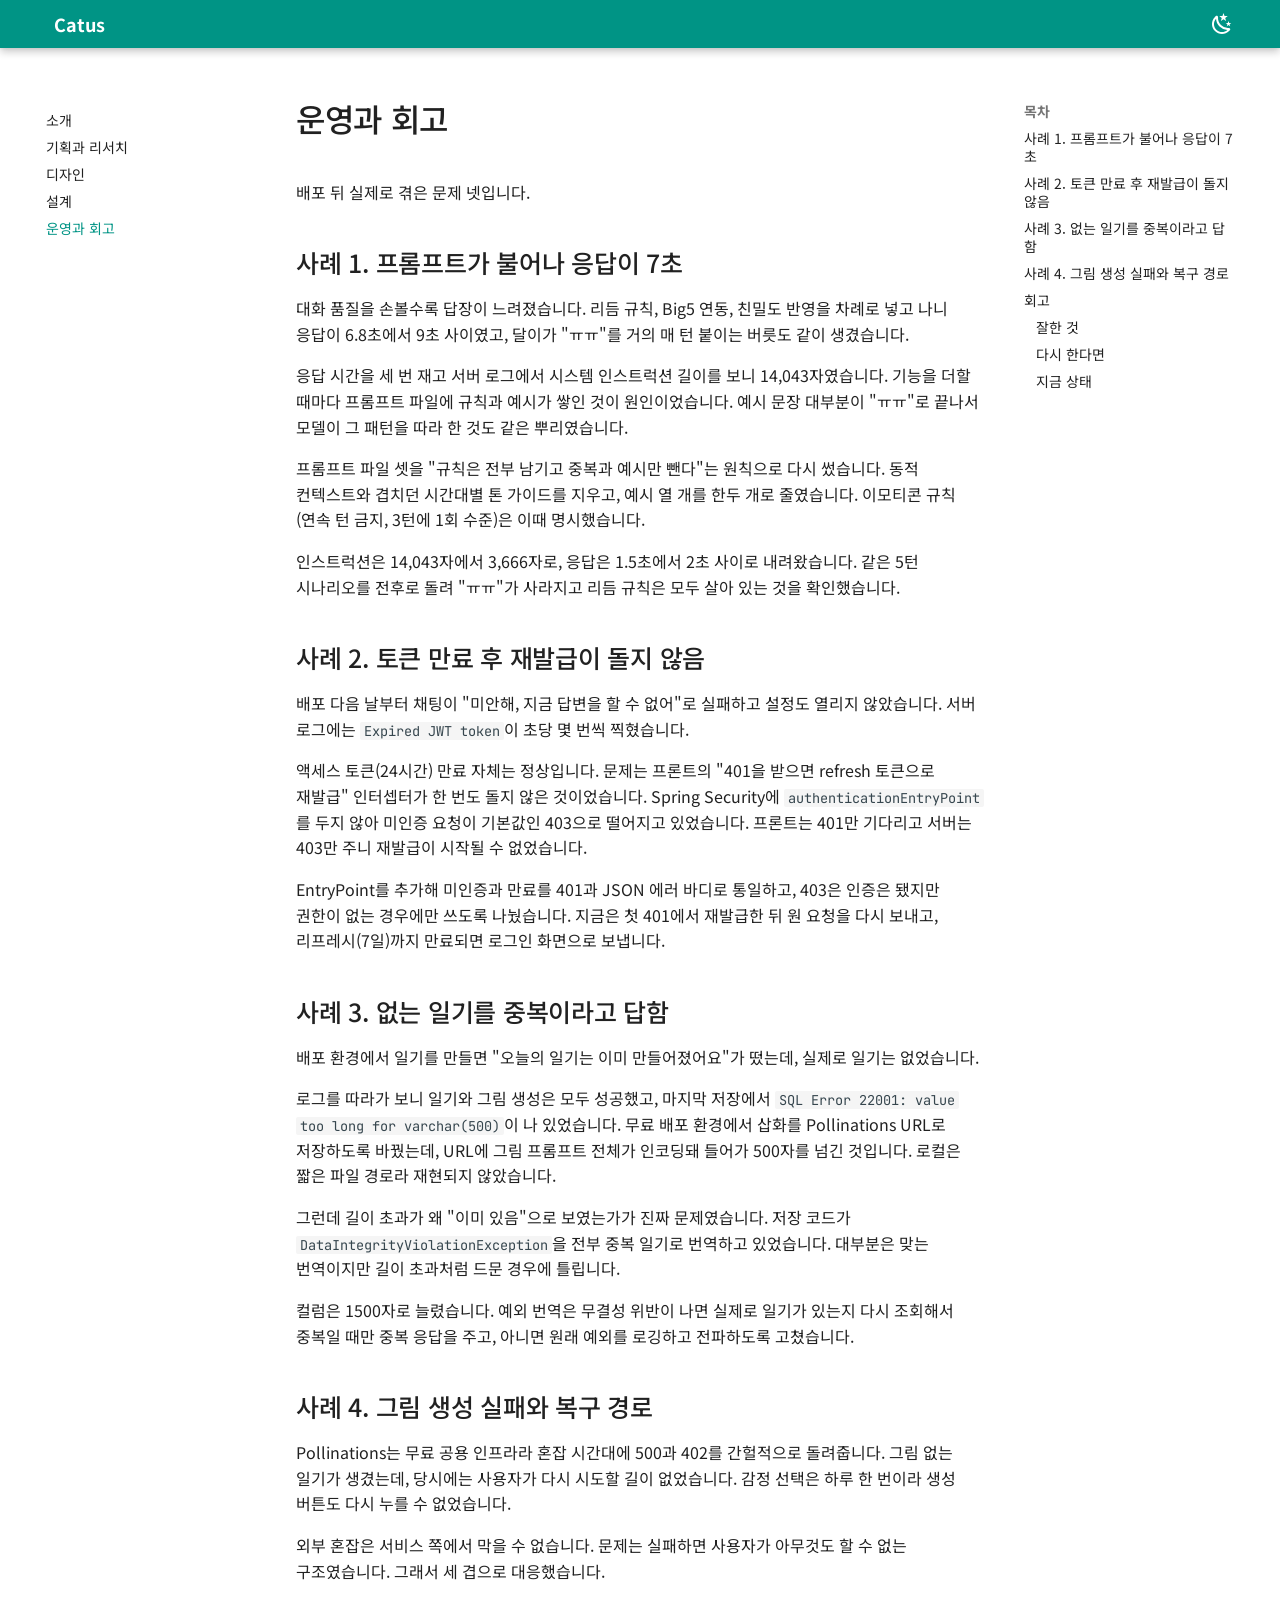
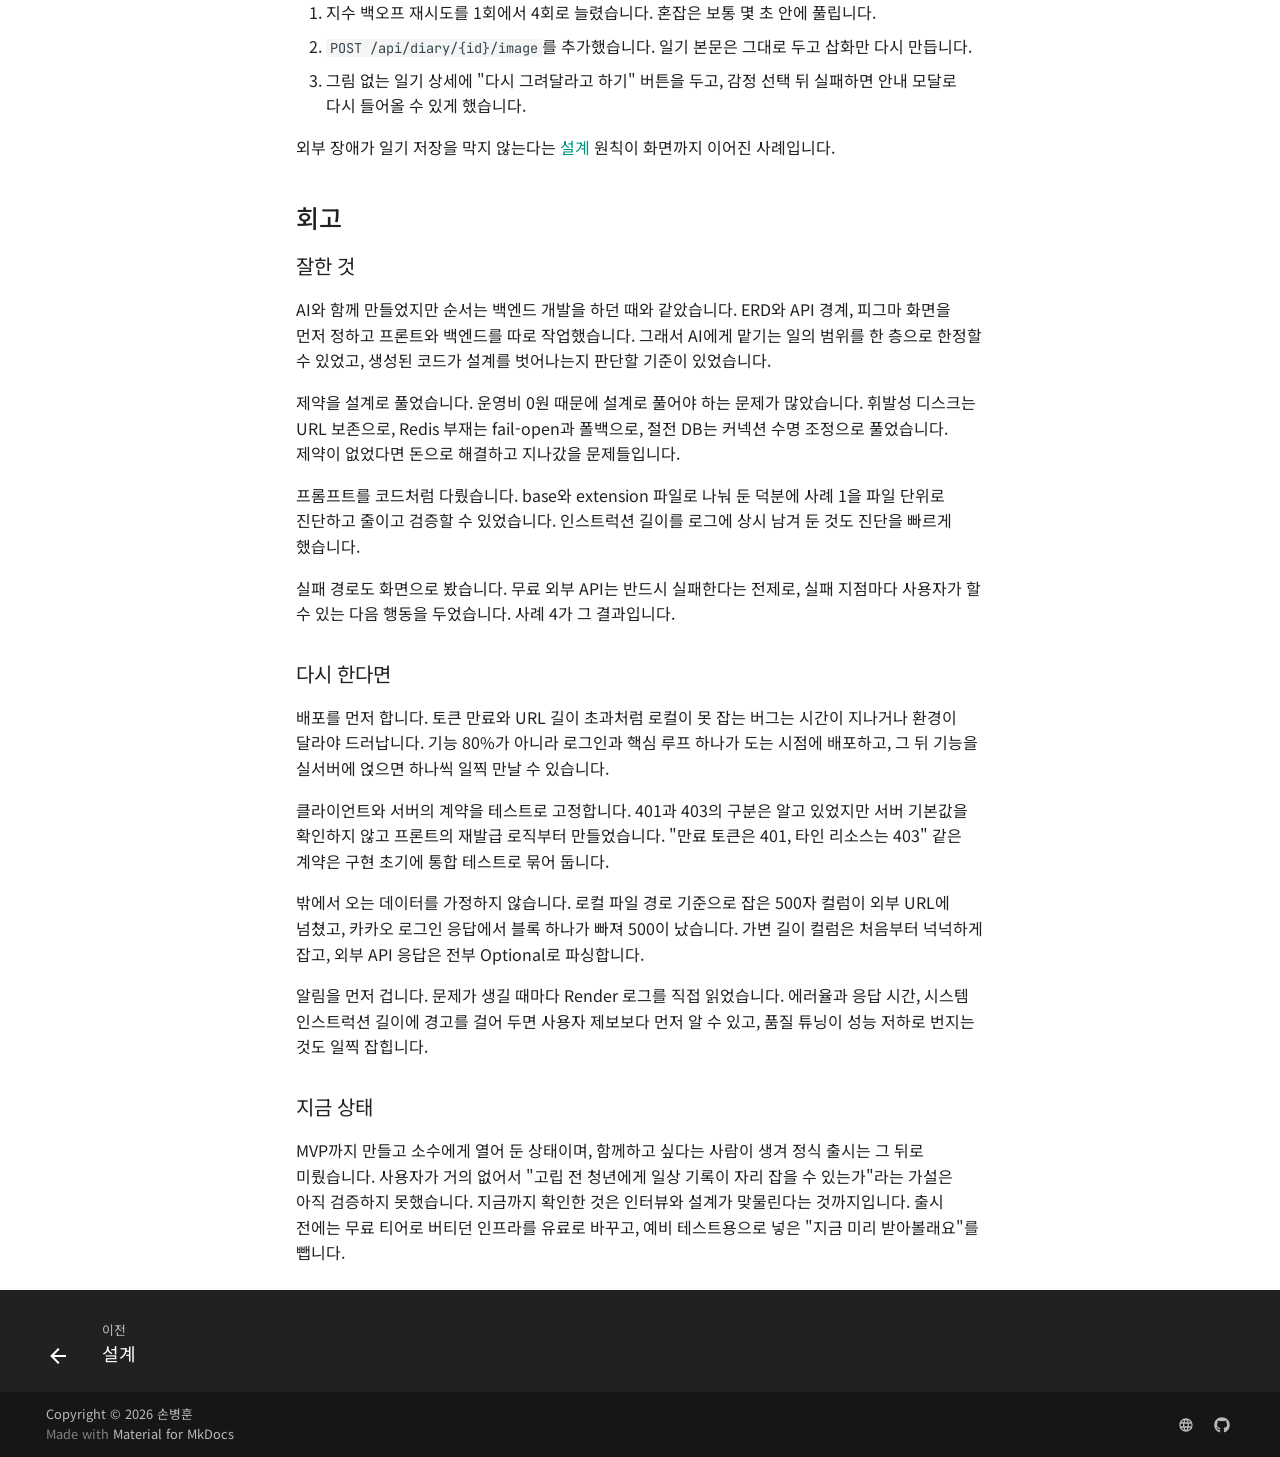
<file: 04-troubleshooting.html>
<!doctype html>
<html lang="ko" class="no-js">
  <head>
    
      <meta charset="utf-8">
      <meta name="viewport" content="width=device-width,initial-scale=1">
      
        <meta name="description" content="하루 끝에 고양이 달이와 나눈 대화가 그날 밤 그림일기로 도착하는, 고립 전 20대를 위한 감정 기록 서비스. 기획, 설계, 운영 기록">
      
      
      
        <link rel="canonical" href="https://freaks0.github.io/catus/04-troubleshooting.html">
      
      
        <link rel="prev" href="03-architecture.html">
      
      
      
        
      
      
      <link rel="icon" href="design/dali-final.png">
      <meta name="generator" content="mkdocs-1.6.1, mkdocs-material-9.7.7">
    
    
      
        <title>운영과 회고 - Catus</title>
      
    
    
      <link rel="stylesheet" href="assets/stylesheets/main.ec1eaa64.min.css">
      
        
        <link rel="stylesheet" href="assets/stylesheets/palette.ab4e12ef.min.css">
      
      


    
    
      
    
    
      
        
        
        <link rel="preconnect" href="https://fonts.gstatic.com" crossorigin>
        <link rel="stylesheet" href="https://fonts.googleapis.com/css?family=Noto+Sans+KR:300,300i,400,400i,700,700i%7CJetBrains+Mono:400,400i,700,700i&display=fallback">
        <style>:root{--md-text-font:"Noto Sans KR";--md-code-font:"JetBrains Mono"}</style>
      
    
    
      <link rel="stylesheet" href="stylesheets/extra.css">
    
    <script>__md_scope=new URL(".",location),__md_hash=e=>[...e].reduce(((e,_)=>(e<<5)-e+_.charCodeAt(0)),0),__md_get=(e,_=localStorage,t=__md_scope)=>JSON.parse(_.getItem(t.pathname+"."+e)),__md_set=(e,_,t=localStorage,a=__md_scope)=>{try{t.setItem(a.pathname+"."+e,JSON.stringify(_))}catch(e){}}</script>
    
      

    
    
  
  <!-- Cloudflare Web Analytics (쿠키 없음) -->
  <script type="module" src="https://static.cloudflareinsights.com/beacon.min.js" data-cf-beacon='{"token": "29f86fc7a5844bccb54864e7d3691f10"}'></script>

  
<meta property="og:type" content="website" />
<meta property="og:title" content="운영과 회고 - Catus" />
<meta property="og:description" content="하루 끝에 고양이 달이와 나눈 대화가 그날 밤 그림일기로 도착하는, 고립 전 20대를 위한 감정 기록 서비스. 기획, 설계, 운영 기록" />
<meta property="og:image" content="https://freaks0.github.io/catus/assets/images/social/04-troubleshooting.png" />
<meta property="og:image:type" content="image/png" />
<meta property="og:image:width" content="1200" />
<meta property="og:image:height" content="630" />
<meta property="og:url" content="https://freaks0.github.io/catus/04-troubleshooting.html" />
<meta property="twitter:card" content="summary_large_image" />
<meta property="twitter:title" content="운영과 회고 - Catus" />
<meta property="twitter:description" content="하루 끝에 고양이 달이와 나눈 대화가 그날 밤 그림일기로 도착하는, 고립 전 20대를 위한 감정 기록 서비스. 기획, 설계, 운영 기록" />
<meta property="twitter:image" content="https://freaks0.github.io/catus/assets/images/social/04-troubleshooting.png" />
</head>
  
  
    
    
      
    
    
    
    
    <body dir="ltr" data-md-color-scheme="default" data-md-color-primary="teal" data-md-color-accent="deep-orange">
  
    
    <input class="md-toggle" data-md-toggle="drawer" type="checkbox" id="__drawer" autocomplete="off">
    <input class="md-toggle" data-md-toggle="search" type="checkbox" id="__search" autocomplete="off">
    <label class="md-overlay" for="__drawer"></label>
    <div data-md-component="skip">
      
        
        <a href="#운영과-회고" class="md-skip">
          콘텐츠로 이동
        </a>
      
    </div>
    <div data-md-component="announce">
      
    </div>
    
    
      

  

<header class="md-header md-header--shadow" data-md-component="header">
  <nav class="md-header__inner md-grid" aria-label="상단/헤더">
    <a href="index.html" title="Catus" class="md-header__button md-logo" aria-label="Catus" data-md-component="logo">
      
  
  <svg xmlns="http://www.w3.org/2000/svg" viewBox="0 0 24 24"><path d="m12 8-1.33.09C9.81 7.07 7.4 4.5 5 4.5c0 0-1.97 2.96-.04 6.91-.55.83-.89 1.26-.96 2.25l-1.93.29.21.98 1.76-.26.14.71-1.57.94.47.89 1.45-.89C5.68 18.76 8.59 20 12 20s6.32-1.24 7.47-3.68l1.45.89.47-.89-1.57-.94.14-.71 1.76.26.21-.98-1.93-.29c-.07-.99-.41-1.42-.96-2.25C20.97 7.46 19 4.5 19 4.5c-2.4 0-4.81 2.57-5.67 3.59zm-3 3a1 1 0 0 1 1 1 1 1 0 0 1-1 1 1 1 0 0 1-1-1 1 1 0 0 1 1-1m6 0a1 1 0 0 1 1 1 1 1 0 0 1-1 1 1 1 0 0 1-1-1 1 1 0 0 1 1-1m-4 3h2l-.7 1.39c.2.64.76 1.11 1.45 1.11a1.5 1.5 0 0 0 1.5-1.5h.5a2 2 0 0 1-2 2c-.75 0-1.4-.41-1.75-1-.35.59-1 1-1.75 1a2 2 0 0 1-2-2h.5a1.5 1.5 0 0 0 1.5 1.5c.69 0 1.25-.47 1.45-1.11z"/></svg>

    </a>
    <label class="md-header__button md-icon" for="__drawer">
      
      <svg xmlns="http://www.w3.org/2000/svg" viewBox="0 0 24 24"><path d="M3 6h18v2H3zm0 5h18v2H3zm0 5h18v2H3z"/></svg>
    </label>
    <div class="md-header__title" data-md-component="header-title">
      <div class="md-header__ellipsis">
        <div class="md-header__topic">
          <span class="md-ellipsis">
            Catus
          </span>
        </div>
        <div class="md-header__topic" data-md-component="header-topic">
          <span class="md-ellipsis">
            
              운영과 회고
            
          </span>
        </div>
      </div>
    </div>
    
      
        <form class="md-header__option" data-md-component="palette">
  
    
    
    
    <input class="md-option" data-md-color-media="(prefers-color-scheme: light)" data-md-color-scheme="default" data-md-color-primary="teal" data-md-color-accent="deep-orange"  aria-label="다크 모드"  type="radio" name="__palette" id="__palette_0">
    
      <label class="md-header__button md-icon" title="다크 모드" for="__palette_1" hidden>
        <svg xmlns="http://www.w3.org/2000/svg" viewBox="0 0 24 24"><path d="m17.75 4.09-2.53 1.94.91 3.06-2.63-1.81-2.63 1.81.91-3.06-2.53-1.94L12.44 4l1.06-3 1.06 3zm3.5 6.91-1.64 1.25.59 1.98-1.7-1.17-1.7 1.17.59-1.98L15.75 11l2.06-.05L18.5 9l.69 1.95zm-2.28 4.95c.83-.08 1.72 1.1 1.19 1.85-.32.45-.66.87-1.08 1.27C15.17 23 8.84 23 4.94 19.07c-3.91-3.9-3.91-10.24 0-14.14.4-.4.82-.76 1.27-1.08.75-.53 1.93.36 1.85 1.19-.27 2.86.69 5.83 2.89 8.02a9.96 9.96 0 0 0 8.02 2.89m-1.64 2.02a12.08 12.08 0 0 1-7.8-3.47c-2.17-2.19-3.33-5-3.49-7.82-2.81 3.14-2.7 7.96.31 10.98 3.02 3.01 7.84 3.12 10.98.31"/></svg>
      </label>
    
  
    
    
    
    <input class="md-option" data-md-color-media="(prefers-color-scheme: dark)" data-md-color-scheme="slate" data-md-color-primary="teal" data-md-color-accent="deep-orange"  aria-label="라이트 모드"  type="radio" name="__palette" id="__palette_1">
    
      <label class="md-header__button md-icon" title="라이트 모드" for="__palette_0" hidden>
        <svg xmlns="http://www.w3.org/2000/svg" viewBox="0 0 24 24"><path d="M12 7a5 5 0 0 1 5 5 5 5 0 0 1-5 5 5 5 0 0 1-5-5 5 5 0 0 1 5-5m0 2a3 3 0 0 0-3 3 3 3 0 0 0 3 3 3 3 0 0 0 3-3 3 3 0 0 0-3-3m0-7 2.39 3.42C13.65 5.15 12.84 5 12 5s-1.65.15-2.39.42zM3.34 7l4.16-.35A7.2 7.2 0 0 0 5.94 8.5c-.44.74-.69 1.5-.83 2.29zm.02 10 1.76-3.77a7.131 7.131 0 0 0 2.38 4.14zM20.65 7l-1.77 3.79a7.02 7.02 0 0 0-2.38-4.15zm-.01 10-4.14.36c.59-.51 1.12-1.14 1.54-1.86.42-.73.69-1.5.83-2.29zM12 22l-2.41-3.44c.74.27 1.55.44 2.41.44.82 0 1.63-.17 2.37-.44z"/></svg>
      </label>
    
  
</form>
      
    
    
      <script>var palette=__md_get("__palette");if(palette&&palette.color){if("(prefers-color-scheme)"===palette.color.media){var media=matchMedia("(prefers-color-scheme: light)"),input=document.querySelector(media.matches?"[data-md-color-media='(prefers-color-scheme: light)']":"[data-md-color-media='(prefers-color-scheme: dark)']");palette.color.media=input.getAttribute("data-md-color-media"),palette.color.scheme=input.getAttribute("data-md-color-scheme"),palette.color.primary=input.getAttribute("data-md-color-primary"),palette.color.accent=input.getAttribute("data-md-color-accent")}for(var[key,value]of Object.entries(palette.color))document.body.setAttribute("data-md-color-"+key,value)}</script>
    
    
    
    
  </nav>
  
</header>
    
    <div class="md-container" data-md-component="container">
      
      
        
          
        
      
      <main class="md-main" data-md-component="main">
        <div class="md-main__inner md-grid">
          
            
              
              <div class="md-sidebar md-sidebar--primary" data-md-component="sidebar" data-md-type="navigation" >
                <div class="md-sidebar__scrollwrap">
                  <div class="md-sidebar__inner">
                    



<nav class="md-nav md-nav--primary" aria-label="네비게이션" data-md-level="0">
  <label class="md-nav__title" for="__drawer">
    <a href="index.html" title="Catus" class="md-nav__button md-logo" aria-label="Catus" data-md-component="logo">
      
  
  <svg xmlns="http://www.w3.org/2000/svg" viewBox="0 0 24 24"><path d="m12 8-1.33.09C9.81 7.07 7.4 4.5 5 4.5c0 0-1.97 2.96-.04 6.91-.55.83-.89 1.26-.96 2.25l-1.93.29.21.98 1.76-.26.14.71-1.57.94.47.89 1.45-.89C5.68 18.76 8.59 20 12 20s6.32-1.24 7.47-3.68l1.45.89.47-.89-1.57-.94.14-.71 1.76.26.21-.98-1.93-.29c-.07-.99-.41-1.42-.96-2.25C20.97 7.46 19 4.5 19 4.5c-2.4 0-4.81 2.57-5.67 3.59zm-3 3a1 1 0 0 1 1 1 1 1 0 0 1-1 1 1 1 0 0 1-1-1 1 1 0 0 1 1-1m6 0a1 1 0 0 1 1 1 1 1 0 0 1-1 1 1 1 0 0 1-1-1 1 1 0 0 1 1-1m-4 3h2l-.7 1.39c.2.64.76 1.11 1.45 1.11a1.5 1.5 0 0 0 1.5-1.5h.5a2 2 0 0 1-2 2c-.75 0-1.4-.41-1.75-1-.35.59-1 1-1.75 1a2 2 0 0 1-2-2h.5a1.5 1.5 0 0 0 1.5 1.5c.69 0 1.25-.47 1.45-1.11z"/></svg>

    </a>
    Catus
  </label>
  
  <ul class="md-nav__list" data-md-scrollfix>
    
      
      
  
  
  
  
    <li class="md-nav__item">
      <a href="index.html" class="md-nav__link">
        
  
  
  <span class="md-ellipsis">
    
  
    소개
  

    
  </span>
  
  

      </a>
    </li>
  

    
      
      
  
  
  
  
    <li class="md-nav__item">
      <a href="01-planning.html" class="md-nav__link">
        
  
  
  <span class="md-ellipsis">
    
  
    기획과 리서치
  

    
  </span>
  
  

      </a>
    </li>
  

    
      
      
  
  
  
  
    <li class="md-nav__item">
      <a href="07-design.html" class="md-nav__link">
        
  
  
  <span class="md-ellipsis">
    
  
    디자인
  

    
  </span>
  
  

      </a>
    </li>
  

    
      
      
  
  
  
  
    <li class="md-nav__item">
      <a href="03-architecture.html" class="md-nav__link">
        
  
  
  <span class="md-ellipsis">
    
  
    설계
  

    
  </span>
  
  

      </a>
    </li>
  

    
      
      
  
  
    
  
  
  
    <li class="md-nav__item md-nav__item--active">
      
      <input class="md-nav__toggle md-toggle" type="checkbox" id="__toc">
      
      
        
      
      
        <label class="md-nav__link md-nav__link--active" for="__toc">
          
  
  
  <span class="md-ellipsis">
    
  
    운영과 회고
  

    
  </span>
  
  

          <span class="md-nav__icon md-icon"></span>
        </label>
      
      <a href="04-troubleshooting.html" class="md-nav__link md-nav__link--active">
        
  
  
  <span class="md-ellipsis">
    
  
    운영과 회고
  

    
  </span>
  
  

      </a>
      
        

<nav class="md-nav md-nav--secondary" aria-label="목차">
  
  
  
    
  
  
    <label class="md-nav__title" for="__toc">
      <span class="md-nav__icon md-icon"></span>
      목차
    </label>
    <ul class="md-nav__list" data-md-component="toc" data-md-scrollfix>
      
        <li class="md-nav__item">
  <a href="#사례-1-프롬프트가-불어나-응답이-7초" class="md-nav__link">
    <span class="md-ellipsis">
      
        사례 1. 프롬프트가 불어나 응답이 7초
      
    </span>
  </a>
  
</li>
      
        <li class="md-nav__item">
  <a href="#사례-2-토큰-만료-후-재발급이-돌지-않음" class="md-nav__link">
    <span class="md-ellipsis">
      
        사례 2. 토큰 만료 후 재발급이 돌지 않음
      
    </span>
  </a>
  
</li>
      
        <li class="md-nav__item">
  <a href="#사례-3-없는-일기를-중복이라고-답함" class="md-nav__link">
    <span class="md-ellipsis">
      
        사례 3. 없는 일기를 중복이라고 답함
      
    </span>
  </a>
  
</li>
      
        <li class="md-nav__item">
  <a href="#사례-4-그림-생성-실패와-복구-경로" class="md-nav__link">
    <span class="md-ellipsis">
      
        사례 4. 그림 생성 실패와 복구 경로
      
    </span>
  </a>
  
</li>
      
        <li class="md-nav__item">
  <a href="#회고" class="md-nav__link">
    <span class="md-ellipsis">
      
        회고
      
    </span>
  </a>
  
    <nav class="md-nav" aria-label="회고">
      <ul class="md-nav__list">
        
          <li class="md-nav__item">
  <a href="#잘한-것" class="md-nav__link">
    <span class="md-ellipsis">
      
        잘한 것
      
    </span>
  </a>
  
</li>
        
          <li class="md-nav__item">
  <a href="#다시-한다면" class="md-nav__link">
    <span class="md-ellipsis">
      
        다시 한다면
      
    </span>
  </a>
  
</li>
        
          <li class="md-nav__item">
  <a href="#지금-상태" class="md-nav__link">
    <span class="md-ellipsis">
      
        지금 상태
      
    </span>
  </a>
  
</li>
        
      </ul>
    </nav>
  
</li>
      
    </ul>
  
</nav>
      
    </li>
  

    
  </ul>
</nav>
                  </div>
                </div>
              </div>
            
            
              
              <div class="md-sidebar md-sidebar--secondary" data-md-component="sidebar" data-md-type="toc" >
                <div class="md-sidebar__scrollwrap">
                  <div class="md-sidebar__inner">
                    

<nav class="md-nav md-nav--secondary" aria-label="목차">
  
  
  
    
  
  
    <label class="md-nav__title" for="__toc">
      <span class="md-nav__icon md-icon"></span>
      목차
    </label>
    <ul class="md-nav__list" data-md-component="toc" data-md-scrollfix>
      
        <li class="md-nav__item">
  <a href="#사례-1-프롬프트가-불어나-응답이-7초" class="md-nav__link">
    <span class="md-ellipsis">
      
        사례 1. 프롬프트가 불어나 응답이 7초
      
    </span>
  </a>
  
</li>
      
        <li class="md-nav__item">
  <a href="#사례-2-토큰-만료-후-재발급이-돌지-않음" class="md-nav__link">
    <span class="md-ellipsis">
      
        사례 2. 토큰 만료 후 재발급이 돌지 않음
      
    </span>
  </a>
  
</li>
      
        <li class="md-nav__item">
  <a href="#사례-3-없는-일기를-중복이라고-답함" class="md-nav__link">
    <span class="md-ellipsis">
      
        사례 3. 없는 일기를 중복이라고 답함
      
    </span>
  </a>
  
</li>
      
        <li class="md-nav__item">
  <a href="#사례-4-그림-생성-실패와-복구-경로" class="md-nav__link">
    <span class="md-ellipsis">
      
        사례 4. 그림 생성 실패와 복구 경로
      
    </span>
  </a>
  
</li>
      
        <li class="md-nav__item">
  <a href="#회고" class="md-nav__link">
    <span class="md-ellipsis">
      
        회고
      
    </span>
  </a>
  
    <nav class="md-nav" aria-label="회고">
      <ul class="md-nav__list">
        
          <li class="md-nav__item">
  <a href="#잘한-것" class="md-nav__link">
    <span class="md-ellipsis">
      
        잘한 것
      
    </span>
  </a>
  
</li>
        
          <li class="md-nav__item">
  <a href="#다시-한다면" class="md-nav__link">
    <span class="md-ellipsis">
      
        다시 한다면
      
    </span>
  </a>
  
</li>
        
          <li class="md-nav__item">
  <a href="#지금-상태" class="md-nav__link">
    <span class="md-ellipsis">
      
        지금 상태
      
    </span>
  </a>
  
</li>
        
      </ul>
    </nav>
  
</li>
      
    </ul>
  
</nav>
                  </div>
                </div>
              </div>
            
          
          
            <div class="md-content" data-md-component="content">
              
              <article class="md-content__inner md-typeset">
                
                  



<h1 id="운영과-회고">운영과 회고<a class="headerlink" href="#운영과-회고" title="Permanent link">&para;</a></h1>
<p>배포 뒤 실제로 겪은 문제 넷입니다.</p>
<h2 id="사례-1-프롬프트가-불어나-응답이-7초">사례 1. 프롬프트가 불어나 응답이 7초<a class="headerlink" href="#사례-1-프롬프트가-불어나-응답이-7초" title="Permanent link">&para;</a></h2>
<p>대화 품질을 손볼수록 답장이 느려졌습니다. 리듬 규칙, Big5 연동, 친밀도 반영을 차례로 넣고 나니 응답이 6.8초에서 9초 사이였고, 달이가 "ㅠㅠ"를 거의 매 턴 붙이는 버릇도 같이 생겼습니다.</p>
<p>응답 시간을 세 번 재고 서버 로그에서 시스템 인스트럭션 길이를 보니 14,043자였습니다. 기능을 더할 때마다 프롬프트 파일에 규칙과 예시가 쌓인 것이 원인이었습니다. 예시 문장 대부분이 "ㅠㅠ"로 끝나서 모델이 그 패턴을 따라 한 것도 같은 뿌리였습니다.</p>
<p>프롬프트 파일 셋을 "규칙은 전부 남기고 중복과 예시만 뺀다"는 원칙으로 다시 썼습니다. 동적 컨텍스트와 겹치던 시간대별 톤 가이드를 지우고, 예시 열 개를 한두 개로 줄였습니다. 이모티콘 규칙(연속 턴 금지, 3턴에 1회 수준)은 이때 명시했습니다.</p>
<p>인스트럭션은 14,043자에서 3,666자로, 응답은 1.5초에서 2초 사이로 내려왔습니다. 같은 5턴 시나리오를 전후로 돌려 "ㅠㅠ"가 사라지고 리듬 규칙은 모두 살아 있는 것을 확인했습니다.</p>
<h2 id="사례-2-토큰-만료-후-재발급이-돌지-않음">사례 2. 토큰 만료 후 재발급이 돌지 않음<a class="headerlink" href="#사례-2-토큰-만료-후-재발급이-돌지-않음" title="Permanent link">&para;</a></h2>
<p>배포 다음 날부터 채팅이 "미안해, 지금 답변을 할 수 없어"로 실패하고 설정도 열리지 않았습니다. 서버 로그에는 <code>Expired JWT token</code>이 초당 몇 번씩 찍혔습니다.</p>
<p>액세스 토큰(24시간) 만료 자체는 정상입니다. 문제는 프론트의 "401을 받으면 refresh 토큰으로 재발급" 인터셉터가 한 번도 돌지 않은 것이었습니다. Spring Security에 <code>authenticationEntryPoint</code>를 두지 않아 미인증 요청이 기본값인 403으로 떨어지고 있었습니다. 프론트는 401만 기다리고 서버는 403만 주니 재발급이 시작될 수 없었습니다.</p>
<p>EntryPoint를 추가해 미인증과 만료를 401과 JSON 에러 바디로 통일하고, 403은 인증은 됐지만 권한이 없는 경우에만 쓰도록 나눴습니다. 지금은 첫 401에서 재발급한 뒤 원 요청을 다시 보내고, 리프레시(7일)까지 만료되면 로그인 화면으로 보냅니다.</p>
<h2 id="사례-3-없는-일기를-중복이라고-답함">사례 3. 없는 일기를 중복이라고 답함<a class="headerlink" href="#사례-3-없는-일기를-중복이라고-답함" title="Permanent link">&para;</a></h2>
<p>배포 환경에서 일기를 만들면 "오늘의 일기는 이미 만들어졌어요"가 떴는데, 실제로 일기는 없었습니다.</p>
<p>로그를 따라가 보니 일기와 그림 생성은 모두 성공했고, 마지막 저장에서 <code>SQL Error 22001: value too long for varchar(500)</code>이 나 있었습니다. 무료 배포 환경에서 삽화를 Pollinations URL로 저장하도록 바꿨는데, URL에 그림 프롬프트 전체가 인코딩돼 들어가 500자를 넘긴 것입니다. 로컬은 짧은 파일 경로라 재현되지 않았습니다.</p>
<p>그런데 길이 초과가 왜 "이미 있음"으로 보였는가가 진짜 문제였습니다. 저장 코드가 <code>DataIntegrityViolationException</code>을 전부 중복 일기로 번역하고 있었습니다. 대부분은 맞는 번역이지만 길이 초과처럼 드문 경우에 틀립니다.</p>
<p>컬럼은 1500자로 늘렸습니다. 예외 번역은 무결성 위반이 나면 실제로 일기가 있는지 다시 조회해서 중복일 때만 중복 응답을 주고, 아니면 원래 예외를 로깅하고 전파하도록 고쳤습니다.</p>
<h2 id="사례-4-그림-생성-실패와-복구-경로">사례 4. 그림 생성 실패와 복구 경로<a class="headerlink" href="#사례-4-그림-생성-실패와-복구-경로" title="Permanent link">&para;</a></h2>
<p>Pollinations는 무료 공용 인프라라 혼잡 시간대에 500과 402를 간헐적으로 돌려줍니다. 그림 없는 일기가 생겼는데, 당시에는 사용자가 다시 시도할 길이 없었습니다. 감정 선택은 하루 한 번이라 생성 버튼도 다시 누를 수 없었습니다.</p>
<p>외부 혼잡은 서비스 쪽에서 막을 수 없습니다. 문제는 실패하면 사용자가 아무것도 할 수 없는 구조였습니다. 그래서 세 겹으로 대응했습니다.</p>
<ol>
<li>지수 백오프 재시도를 1회에서 4회로 늘렸습니다. 혼잡은 보통 몇 초 안에 풀립니다.</li>
<li><code>POST /api/diary/{id}/image</code>를 추가했습니다. 일기 본문은 그대로 두고 삽화만 다시 만듭니다.</li>
<li>그림 없는 일기 상세에 "다시 그려달라고 하기" 버튼을 두고, 감정 선택 뒤 실패하면 안내 모달로 다시 들어올 수 있게 했습니다.</li>
</ol>
<p>외부 장애가 일기 저장을 막지 않는다는 <a href="03-architecture.html">설계</a> 원칙이 화면까지 이어진 사례입니다.</p>
<h2 id="회고">회고<a class="headerlink" href="#회고" title="Permanent link">&para;</a></h2>
<h3 id="잘한-것">잘한 것<a class="headerlink" href="#잘한-것" title="Permanent link">&para;</a></h3>
<p>AI와 함께 만들었지만 순서는 백엔드 개발을 하던 때와 같았습니다. ERD와 API 경계, 피그마 화면을 먼저 정하고 프론트와 백엔드를 따로 작업했습니다. 그래서 AI에게 맡기는 일의 범위를 한 층으로 한정할 수 있었고, 생성된 코드가 설계를 벗어나는지 판단할 기준이 있었습니다.</p>
<p>제약을 설계로 풀었습니다. 운영비 0원 때문에 설계로 풀어야 하는 문제가 많았습니다. 휘발성 디스크는 URL 보존으로, Redis 부재는 fail-open과 폴백으로, 절전 DB는 커넥션 수명 조정으로 풀었습니다. 제약이 없었다면 돈으로 해결하고 지나갔을 문제들입니다.</p>
<p>프롬프트를 코드처럼 다뤘습니다. base와 extension 파일로 나눠 둔 덕분에 사례 1을 파일 단위로 진단하고 줄이고 검증할 수 있었습니다. 인스트럭션 길이를 로그에 상시 남겨 둔 것도 진단을 빠르게 했습니다.</p>
<p>실패 경로도 화면으로 봤습니다. 무료 외부 API는 반드시 실패한다는 전제로, 실패 지점마다 사용자가 할 수 있는 다음 행동을 두었습니다. 사례 4가 그 결과입니다.</p>
<h3 id="다시-한다면">다시 한다면<a class="headerlink" href="#다시-한다면" title="Permanent link">&para;</a></h3>
<p>배포를 먼저 합니다. 토큰 만료와 URL 길이 초과처럼 로컬이 못 잡는 버그는 시간이 지나거나 환경이 달라야 드러납니다. 기능 80%가 아니라 로그인과 핵심 루프 하나가 도는 시점에 배포하고, 그 뒤 기능을 실서버에 얹으면 하나씩 일찍 만날 수 있습니다.</p>
<p>클라이언트와 서버의 계약을 테스트로 고정합니다. 401과 403의 구분은 알고 있었지만 서버 기본값을 확인하지 않고 프론트의 재발급 로직부터 만들었습니다. "만료 토큰은 401, 타인 리소스는 403" 같은 계약은 구현 초기에 통합 테스트로 묶어 둡니다.</p>
<p>밖에서 오는 데이터를 가정하지 않습니다. 로컬 파일 경로 기준으로 잡은 500자 컬럼이 외부 URL에 넘쳤고, 카카오 로그인 응답에서 블록 하나가 빠져 500이 났습니다. 가변 길이 컬럼은 처음부터 넉넉하게 잡고, 외부 API 응답은 전부 Optional로 파싱합니다.</p>
<p>알림을 먼저 겁니다. 문제가 생길 때마다 Render 로그를 직접 읽었습니다. 에러율과 응답 시간, 시스템 인스트럭션 길이에 경고를 걸어 두면 사용자 제보보다 먼저 알 수 있고, 품질 튜닝이 성능 저하로 번지는 것도 일찍 잡힙니다.</p>
<h3 id="지금-상태">지금 상태<a class="headerlink" href="#지금-상태" title="Permanent link">&para;</a></h3>
<p>MVP까지 만들고 소수에게 열어 둔 상태이며, 함께하고 싶다는 사람이 생겨 정식 출시는 그 뒤로 미뤘습니다. 사용자가 거의 없어서 "고립 전 청년에게 일상 기록이 자리 잡을 수 있는가"라는 가설은 아직 검증하지 못했습니다. 지금까지 확인한 것은 인터뷰와 설계가 맞물린다는 것까지입니다. 출시 전에는 무료 티어로 버티던 인프라를 유료로 바꾸고, 예비 테스트용으로 넣은 "지금 미리 받아볼래요"를 뺍니다.</p>












                
              </article>
            </div>
          
          
<script>var target=document.getElementById(location.hash.slice(1));target&&target.name&&(target.checked=target.name.startsWith("__tabbed_"))</script>
        </div>
        
          <button type="button" class="md-top md-icon" data-md-component="top" hidden>
  
  <svg xmlns="http://www.w3.org/2000/svg" viewBox="0 0 24 24"><path d="M13 20h-2V8l-5.5 5.5-1.42-1.42L12 4.16l7.92 7.92-1.42 1.42L13 8z"/></svg>
  맨위로
</button>
        
      </main>
      
        <footer class="md-footer">
  
    
      
      <nav class="md-footer__inner md-grid" aria-label="하단/푸터" >
        
          
          <a href="03-architecture.html" class="md-footer__link md-footer__link--prev" aria-label="이전: 설계">
            <div class="md-footer__button md-icon">
              
              <svg xmlns="http://www.w3.org/2000/svg" viewBox="0 0 24 24"><path d="M20 11v2H8l5.5 5.5-1.42 1.42L4.16 12l7.92-7.92L13.5 5.5 8 11z"/></svg>
            </div>
            <div class="md-footer__title">
              <span class="md-footer__direction">
                이전
              </span>
              <div class="md-ellipsis">
                설계
              </div>
            </div>
          </a>
        
        
      </nav>
    
  
  <div class="md-footer-meta md-typeset">
    <div class="md-footer-meta__inner md-grid">
      <div class="md-copyright">
  
    <div class="md-copyright__highlight">
      Copyright &copy; 2026 손병훈
    </div>
  
  
    Made with
    <a href="https://squidfunk.github.io/mkdocs-material/" target="_blank" rel="noopener">
      Material for MkDocs
    </a>
  
</div>
      
        
<div class="md-social">
  
    
    
    
    
    <a href="https://catus-app.vercel.app" target="_blank" rel="noopener" title="Live Demo" class="md-social__link">
      <svg xmlns="http://www.w3.org/2000/svg" viewBox="0 0 24 24"><path d="M16.36 14c.08-.66.14-1.32.14-2s-.06-1.34-.14-2h3.38c.16.64.26 1.31.26 2s-.1 1.36-.26 2m-5.15 5.56c.6-1.11 1.06-2.31 1.38-3.56h2.95a8.03 8.03 0 0 1-4.33 3.56M14.34 14H9.66c-.1-.66-.16-1.32-.16-2s.06-1.35.16-2h4.68c.09.65.16 1.32.16 2s-.07 1.34-.16 2M12 19.96c-.83-1.2-1.5-2.53-1.91-3.96h3.82c-.41 1.43-1.08 2.76-1.91 3.96M8 8H5.08A7.92 7.92 0 0 1 9.4 4.44C8.8 5.55 8.35 6.75 8 8m-2.92 8H8c.35 1.25.8 2.45 1.4 3.56A8 8 0 0 1 5.08 16m-.82-2C4.1 13.36 4 12.69 4 12s.1-1.36.26-2h3.38c-.08.66-.14 1.32-.14 2s.06 1.34.14 2M12 4.03c.83 1.2 1.5 2.54 1.91 3.97h-3.82c.41-1.43 1.08-2.77 1.91-3.97M18.92 8h-2.95a15.7 15.7 0 0 0-1.38-3.56c1.84.63 3.37 1.9 4.33 3.56M12 2C6.47 2 2 6.5 2 12a10 10 0 0 0 10 10 10 10 0 0 0 10-10A10 10 0 0 0 12 2"/></svg>
    </a>
  
    
    
    
    
      
      
    
    <a href="https://github.com/freaks0" target="_blank" rel="noopener" title="github.com" class="md-social__link">
      <svg xmlns="http://www.w3.org/2000/svg" viewBox="0 0 512 512"><!--! Font Awesome Free 7.1.0 by @fontawesome - https://fontawesome.com License - https://fontawesome.com/license/free (Icons: CC BY 4.0, Fonts: SIL OFL 1.1, Code: MIT License) Copyright 2025 Fonticons, Inc.--><path d="M173.9 397.4c0 2-2.3 3.6-5.2 3.6-3.3.3-5.6-1.3-5.6-3.6 0-2 2.3-3.6 5.2-3.6 3-.3 5.6 1.3 5.6 3.6m-31.1-4.5c-.7 2 1.3 4.3 4.3 4.9 2.6 1 5.6 0 6.2-2s-1.3-4.3-4.3-5.2c-2.6-.7-5.5.3-6.2 2.3m44.2-1.7c-2.9.7-4.9 2.6-4.6 4.9.3 2 2.9 3.3 5.9 2.6 2.9-.7 4.9-2.6 4.6-4.6-.3-1.9-3-3.2-5.9-2.9M252.8 8C114.1 8 8 113.3 8 252c0 110.9 69.8 205.8 169.5 239.2 12.8 2.3 17.3-5.6 17.3-12.1 0-6.2-.3-40.4-.3-61.4 0 0-70 15-84.7-29.8 0 0-11.4-29.1-27.8-36.6 0 0-22.9-15.7 1.6-15.4 0 0 24.9 2 38.6 25.8 21.9 38.6 58.6 27.5 72.9 20.9 2.3-16 8.8-27.1 16-33.7-55.9-6.2-112.3-14.3-112.3-110.5 0-27.5 7.6-41.3 23.6-58.9-2.6-6.5-11.1-33.3 2.6-67.9 20.9-6.5 69 27 69 27 20-5.6 41.5-8.5 62.8-8.5s42.8 2.9 62.8 8.5c0 0 48.1-33.6 69-27 13.7 34.7 5.2 61.4 2.6 67.9 16 17.7 25.8 31.5 25.8 58.9 0 96.5-58.9 104.2-114.8 110.5 9.2 7.9 17 22.9 17 46.4 0 33.7-.3 75.4-.3 83.6 0 6.5 4.6 14.4 17.3 12.1C436.2 457.8 504 362.9 504 252 504 113.3 391.5 8 252.8 8M105.2 352.9c-1.3 1-1 3.3.7 5.2 1.6 1.6 3.9 2.3 5.2 1 1.3-1 1-3.3-.7-5.2-1.6-1.6-3.9-2.3-5.2-1m-10.8-8.1c-.7 1.3.3 2.9 2.3 3.9 1.6 1 3.6.7 4.3-.7.7-1.3-.3-2.9-2.3-3.9-2-.6-3.6-.3-4.3.7m32.4 35.6c-1.6 1.3-1 4.3 1.3 6.2 2.3 2.3 5.2 2.6 6.5 1 1.3-1.3.7-4.3-1.3-6.2-2.2-2.3-5.2-2.6-6.5-1m-11.4-14.7c-1.6 1-1.6 3.6 0 5.9s4.3 3.3 5.6 2.3c1.6-1.3 1.6-3.9 0-6.2-1.4-2.3-4-3.3-5.6-2"/></svg>
    </a>
  
</div>
      
    </div>
  </div>
</footer>
      
    </div>
    <div class="md-dialog" data-md-component="dialog">
      <div class="md-dialog__inner md-typeset"></div>
    </div>
    
    
    
      
      
      <script id="__config" type="application/json">{"annotate": null, "base": ".", "features": ["navigation.top", "navigation.footer", "toc.follow", "content.code.copy"], "search": "assets/javascripts/workers/search.2c215733.min.js", "tags": null, "translations": {"clipboard.copied": "\ud074\ub9bd\ubcf4\ub4dc\uc5d0 \ubcf5\uc0ac\ub428", "clipboard.copy": "\ud074\ub9bd\ubcf4\ub4dc\ub85c \ubcf5\uc0ac", "search.result.more.one": "\uc774 \ubb38\uc11c\uc5d0\uc11c 1\uac1c\uc758 \uac80\uc0c9 \uacb0\uacfc \ub354 \ubcf4\uae30", "search.result.more.other": "\uc774 \ubb38\uc11c\uc5d0\uc11c #\uac1c\uc758 \uac80\uc0c9 \uacb0\uacfc \ub354 \ubcf4\uae30", "search.result.none": "\uac80\uc0c9\uc5b4\uc640 \uc77c\uce58\ud558\ub294 \ubb38\uc11c\uac00 \uc5c6\uc2b5\ub2c8\ub2e4", "search.result.one": "1\uac1c\uc758 \uc77c\uce58\ud558\ub294 \ubb38\uc11c", "search.result.other": "#\uac1c\uc758 \uc77c\uce58\ud558\ub294 \ubb38\uc11c", "search.result.placeholder": "\uac80\uc0c9\uc5b4\ub97c \uc785\ub825\ud558\uc138\uc694", "search.result.term.missing": "\ud3ec\ud568\ub418\uc9c0 \uc54a\uc740 \uac80\uc0c9\uc5b4", "select.version": "\ubc84\uc804 \uc120\ud0dd"}, "version": null}</script>
    
    
      <script src="assets/javascripts/bundle.d7400e89.min.js"></script>
      
    
  </body>
</html>
</file>
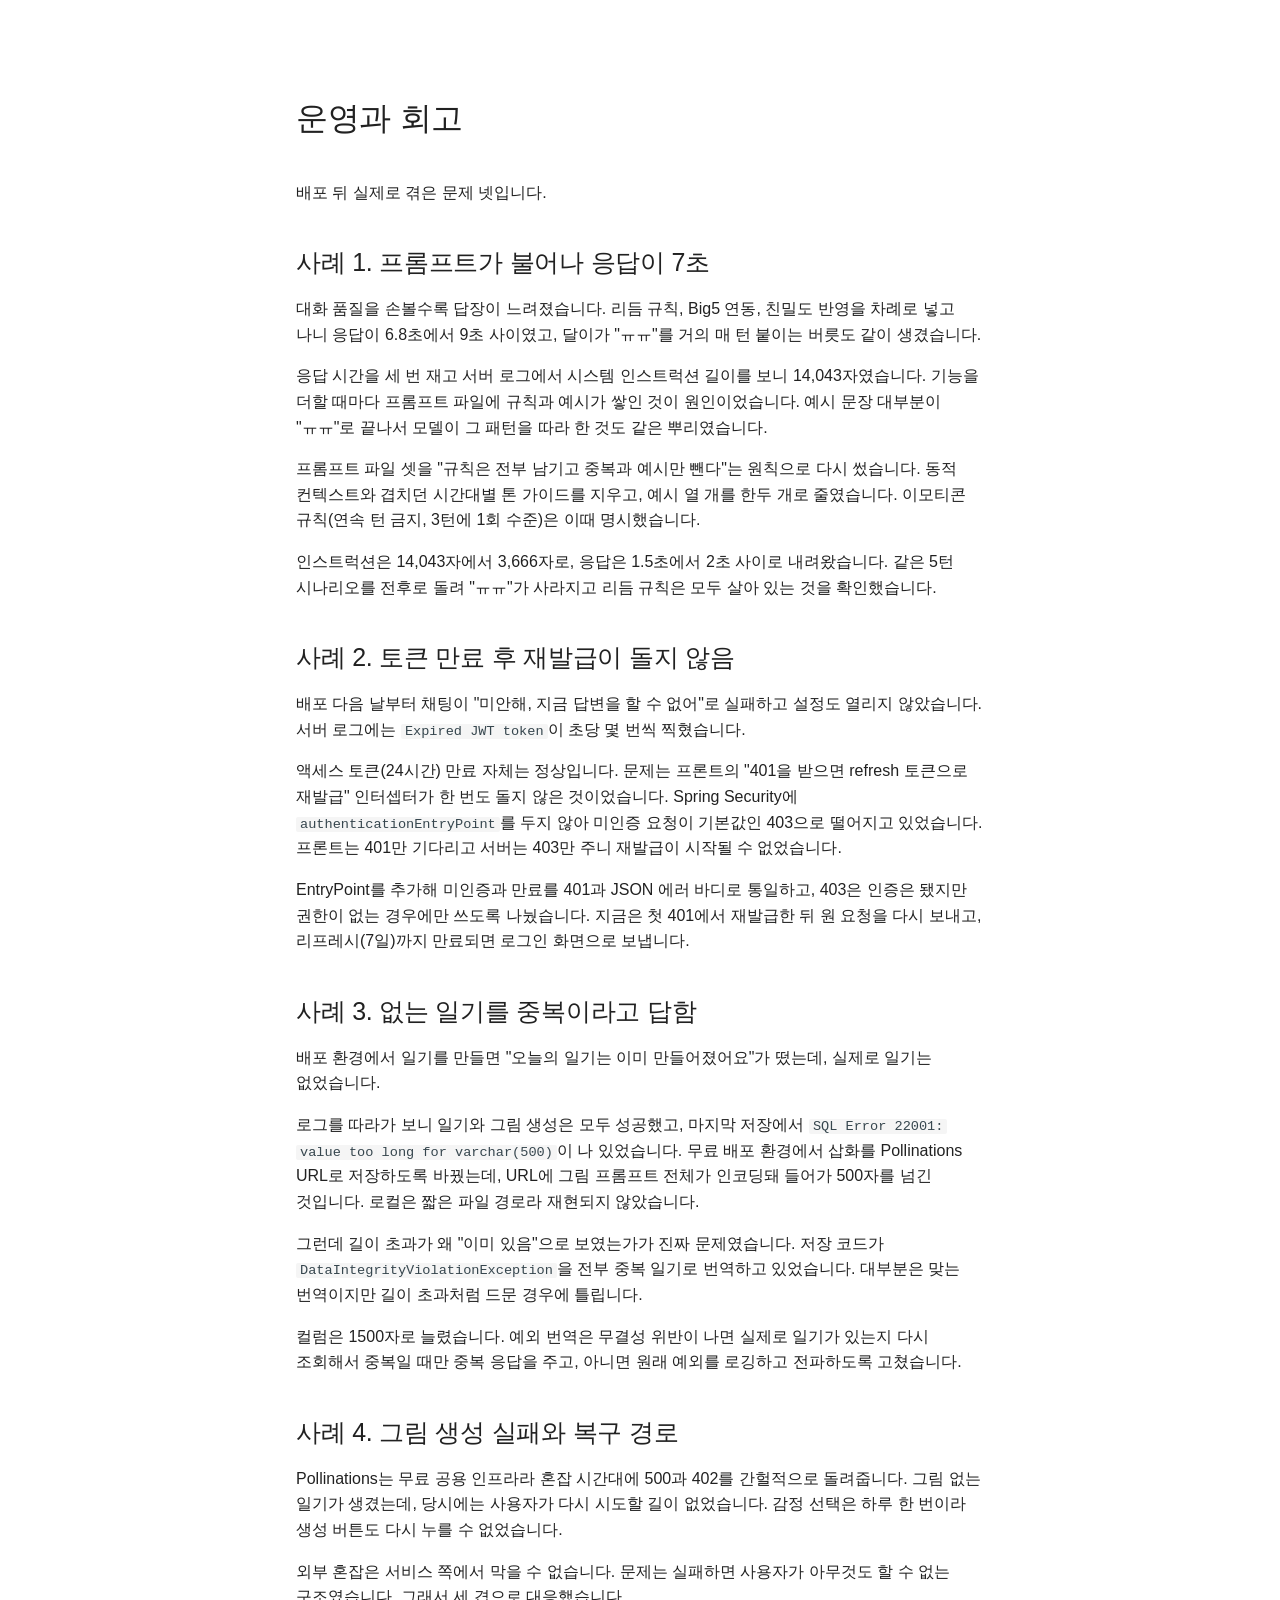
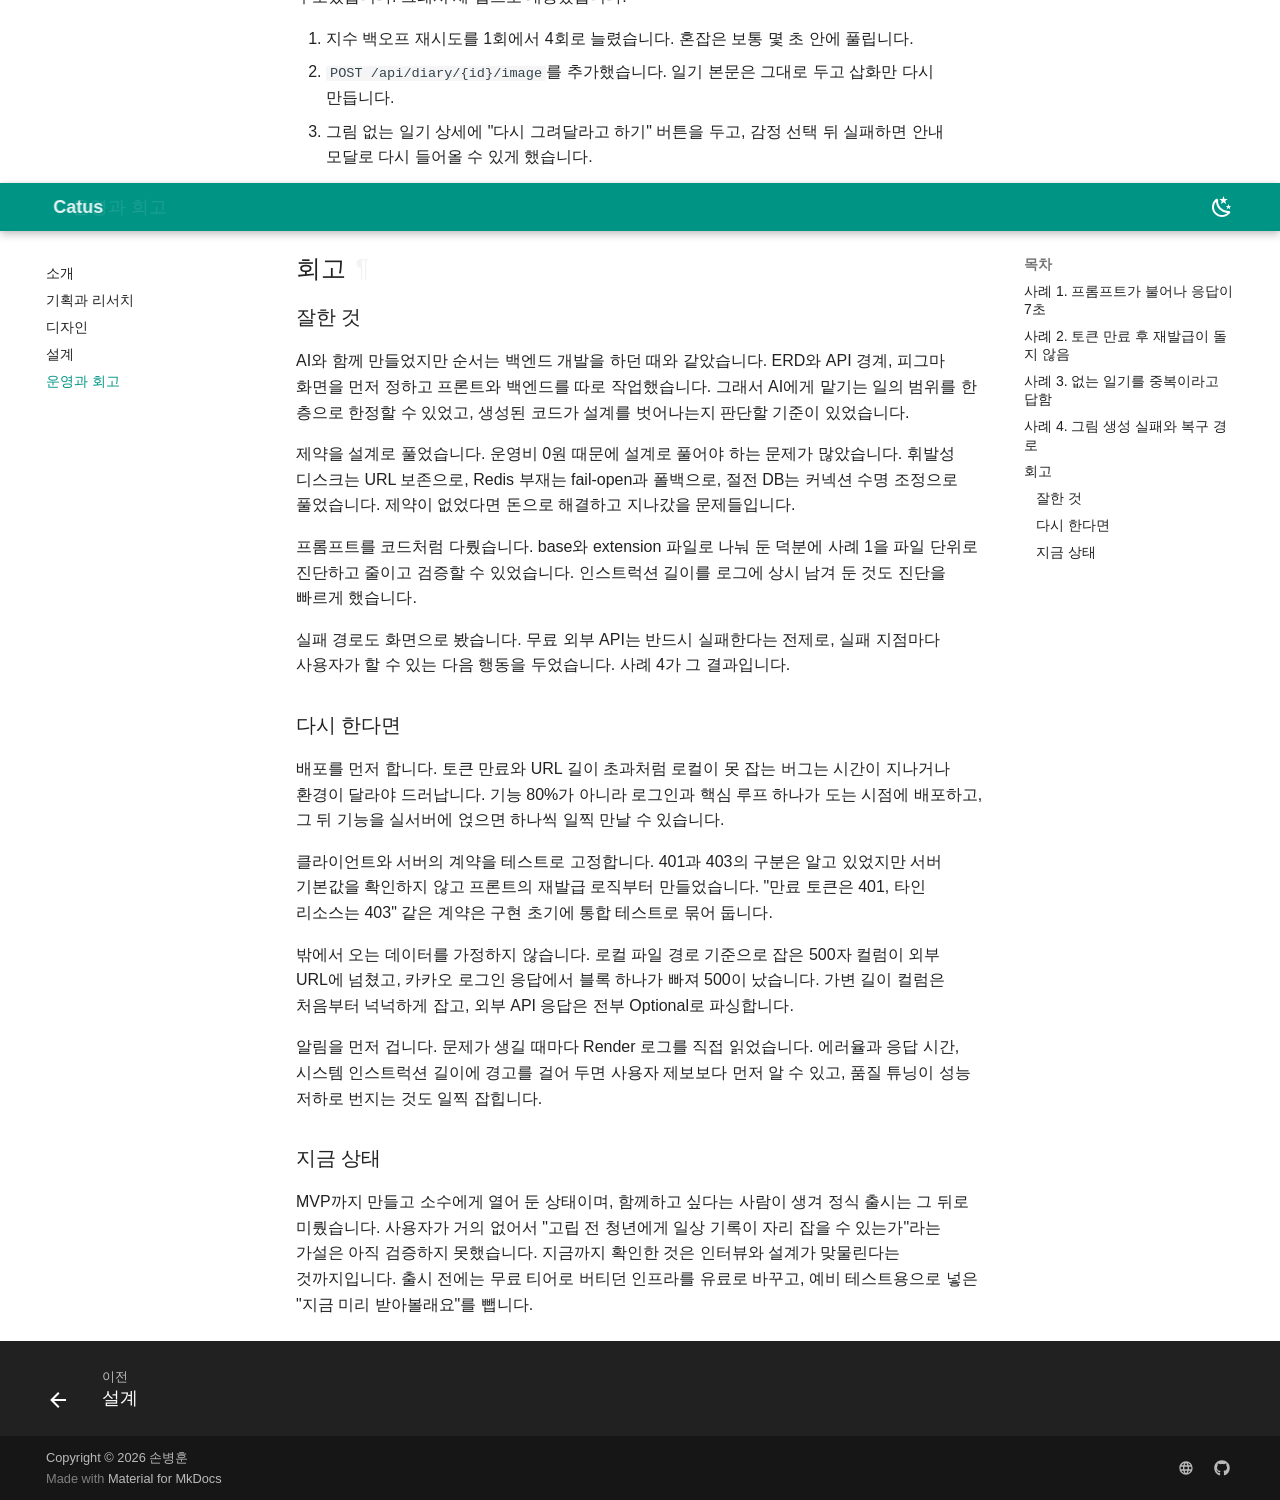
<file: 05-retrospective.html>
<!doctype html>
<html lang="ko" class="no-js">
  <head>
    
      <meta charset="utf-8">
      <meta name="viewport" content="width=device-width,initial-scale=1">
      
        <meta name="description" content="하루 끝에 고양이 달이와 나눈 대화가 그날 밤 그림일기로 도착하는, 고립 전 20대를 위한 감정 기록 서비스. 기획, 설계, 운영 기록">
      
      
      
        <link rel="canonical" href="https://freaks0.github.io/catus/05-retrospective.html">
      
      
      
      
        
      
      
      <link rel="icon" href="design/dali-final.png">
      <meta name="generator" content="mkdocs-1.6.1, mkdocs-material-9.7.7">
    
    
      
        <title>회고 (이동됨) - Catus</title>
      
    
    
      <link rel="stylesheet" href="assets/stylesheets/main.ec1eaa64.min.css">
      
        
        <link rel="stylesheet" href="assets/stylesheets/palette.ab4e12ef.min.css">
      
      


    
    
      
    
    
      
        
        
        <link rel="preconnect" href="https://fonts.gstatic.com" crossorigin>
        <link rel="stylesheet" href="https://fonts.googleapis.com/css?family=Noto+Sans+KR:300,300i,400,400i,700,700i%7CJetBrains+Mono:400,400i,700,700i&display=fallback">
        <style>:root{--md-text-font:"Noto Sans KR";--md-code-font:"JetBrains Mono"}</style>
      
    
    
      <link rel="stylesheet" href="stylesheets/extra.css">
    
    <script>__md_scope=new URL(".",location),__md_hash=e=>[...e].reduce(((e,_)=>(e<<5)-e+_.charCodeAt(0)),0),__md_get=(e,_=localStorage,t=__md_scope)=>JSON.parse(_.getItem(t.pathname+"."+e)),__md_set=(e,_,t=localStorage,a=__md_scope)=>{try{t.setItem(a.pathname+"."+e,JSON.stringify(_))}catch(e){}}</script>
    
      

    
    
  
  <!-- Cloudflare Web Analytics (쿠키 없음) -->
  <script type="module" src="https://static.cloudflareinsights.com/beacon.min.js" data-cf-beacon='{"token": "29f86fc7a5844bccb54864e7d3691f10"}'></script>

  
<meta property="og:type" content="website" />
<meta property="og:title" content="회고 (이동됨) - Catus" />
<meta property="og:description" content="하루 끝에 고양이 달이와 나눈 대화가 그날 밤 그림일기로 도착하는, 고립 전 20대를 위한 감정 기록 서비스. 기획, 설계, 운영 기록" />
<meta property="og:image" content="https://freaks0.github.io/catus/assets/images/social/05-retrospective.png" />
<meta property="og:image:type" content="image/png" />
<meta property="og:image:width" content="1200" />
<meta property="og:image:height" content="630" />
<meta property="og:url" content="https://freaks0.github.io/catus/05-retrospective.html" />
<meta property="twitter:card" content="summary_large_image" />
<meta property="twitter:title" content="회고 (이동됨) - Catus" />
<meta property="twitter:description" content="하루 끝에 고양이 달이와 나눈 대화가 그날 밤 그림일기로 도착하는, 고립 전 20대를 위한 감정 기록 서비스. 기획, 설계, 운영 기록" />
<meta property="twitter:image" content="https://freaks0.github.io/catus/assets/images/social/05-retrospective.png" />
</head>
  
  
    
    
      
    
    
    
    
    <body dir="ltr" data-md-color-scheme="default" data-md-color-primary="teal" data-md-color-accent="deep-orange">
  
    
    <input class="md-toggle" data-md-toggle="drawer" type="checkbox" id="__drawer" autocomplete="off">
    <input class="md-toggle" data-md-toggle="search" type="checkbox" id="__search" autocomplete="off">
    <label class="md-overlay" for="__drawer"></label>
    <div data-md-component="skip">
      
        
        <a href="#회고" class="md-skip">
          콘텐츠로 이동
        </a>
      
    </div>
    <div data-md-component="announce">
      
    </div>
    
    
      

  

<header class="md-header md-header--shadow" data-md-component="header">
  <nav class="md-header__inner md-grid" aria-label="상단/헤더">
    <a href="index.html" title="Catus" class="md-header__button md-logo" aria-label="Catus" data-md-component="logo">
      
  
  <svg xmlns="http://www.w3.org/2000/svg" viewBox="0 0 24 24"><path d="m12 8-1.33.09C9.81 7.07 7.4 4.5 5 4.5c0 0-1.97 2.96-.04 6.91-.55.83-.89 1.26-.96 2.25l-1.93.29.21.98 1.76-.26.14.71-1.57.94.47.89 1.45-.89C5.68 18.76 8.59 20 12 20s6.32-1.24 7.47-3.68l1.45.89.47-.89-1.57-.94.14-.71 1.76.26.21-.98-1.93-.29c-.07-.99-.41-1.42-.96-2.25C20.97 7.46 19 4.5 19 4.5c-2.4 0-4.81 2.57-5.67 3.59zm-3 3a1 1 0 0 1 1 1 1 1 0 0 1-1 1 1 1 0 0 1-1-1 1 1 0 0 1 1-1m6 0a1 1 0 0 1 1 1 1 1 0 0 1-1 1 1 1 0 0 1-1-1 1 1 0 0 1 1-1m-4 3h2l-.7 1.39c.2.64.76 1.11 1.45 1.11a1.5 1.5 0 0 0 1.5-1.5h.5a2 2 0 0 1-2 2c-.75 0-1.4-.41-1.75-1-.35.59-1 1-1.75 1a2 2 0 0 1-2-2h.5a1.5 1.5 0 0 0 1.5 1.5c.69 0 1.25-.47 1.45-1.11z"/></svg>

    </a>
    <label class="md-header__button md-icon" for="__drawer">
      
      <svg xmlns="http://www.w3.org/2000/svg" viewBox="0 0 24 24"><path d="M3 6h18v2H3zm0 5h18v2H3zm0 5h18v2H3z"/></svg>
    </label>
    <div class="md-header__title" data-md-component="header-title">
      <div class="md-header__ellipsis">
        <div class="md-header__topic">
          <span class="md-ellipsis">
            Catus
          </span>
        </div>
        <div class="md-header__topic" data-md-component="header-topic">
          <span class="md-ellipsis">
            
              회고 (이동됨)
            
          </span>
        </div>
      </div>
    </div>
    
      
        <form class="md-header__option" data-md-component="palette">
  
    
    
    
    <input class="md-option" data-md-color-media="(prefers-color-scheme: light)" data-md-color-scheme="default" data-md-color-primary="teal" data-md-color-accent="deep-orange"  aria-label="다크 모드"  type="radio" name="__palette" id="__palette_0">
    
      <label class="md-header__button md-icon" title="다크 모드" for="__palette_1" hidden>
        <svg xmlns="http://www.w3.org/2000/svg" viewBox="0 0 24 24"><path d="m17.75 4.09-2.53 1.94.91 3.06-2.63-1.81-2.63 1.81.91-3.06-2.53-1.94L12.44 4l1.06-3 1.06 3zm3.5 6.91-1.64 1.25.59 1.98-1.7-1.17-1.7 1.17.59-1.98L15.75 11l2.06-.05L18.5 9l.69 1.95zm-2.28 4.95c.83-.08 1.72 1.1 1.19 1.85-.32.45-.66.87-1.08 1.27C15.17 23 8.84 23 4.94 19.07c-3.91-3.9-3.91-10.24 0-14.14.4-.4.82-.76 1.27-1.08.75-.53 1.93.36 1.85 1.19-.27 2.86.69 5.83 2.89 8.02a9.96 9.96 0 0 0 8.02 2.89m-1.64 2.02a12.08 12.08 0 0 1-7.8-3.47c-2.17-2.19-3.33-5-3.49-7.82-2.81 3.14-2.7 7.96.31 10.98 3.02 3.01 7.84 3.12 10.98.31"/></svg>
      </label>
    
  
    
    
    
    <input class="md-option" data-md-color-media="(prefers-color-scheme: dark)" data-md-color-scheme="slate" data-md-color-primary="teal" data-md-color-accent="deep-orange"  aria-label="라이트 모드"  type="radio" name="__palette" id="__palette_1">
    
      <label class="md-header__button md-icon" title="라이트 모드" for="__palette_0" hidden>
        <svg xmlns="http://www.w3.org/2000/svg" viewBox="0 0 24 24"><path d="M12 7a5 5 0 0 1 5 5 5 5 0 0 1-5 5 5 5 0 0 1-5-5 5 5 0 0 1 5-5m0 2a3 3 0 0 0-3 3 3 3 0 0 0 3 3 3 3 0 0 0 3-3 3 3 0 0 0-3-3m0-7 2.39 3.42C13.65 5.15 12.84 5 12 5s-1.65.15-2.39.42zM3.34 7l4.16-.35A7.2 7.2 0 0 0 5.94 8.5c-.44.74-.69 1.5-.83 2.29zm.02 10 1.76-3.77a7.131 7.131 0 0 0 2.38 4.14zM20.65 7l-1.77 3.79a7.02 7.02 0 0 0-2.38-4.15zm-.01 10-4.14.36c.59-.51 1.12-1.14 1.54-1.86.42-.73.69-1.5.83-2.29zM12 22l-2.41-3.44c.74.27 1.55.44 2.41.44.82 0 1.63-.17 2.37-.44z"/></svg>
      </label>
    
  
</form>
      
    
    
      <script>var palette=__md_get("__palette");if(palette&&palette.color){if("(prefers-color-scheme)"===palette.color.media){var media=matchMedia("(prefers-color-scheme: light)"),input=document.querySelector(media.matches?"[data-md-color-media='(prefers-color-scheme: light)']":"[data-md-color-media='(prefers-color-scheme: dark)']");palette.color.media=input.getAttribute("data-md-color-media"),palette.color.scheme=input.getAttribute("data-md-color-scheme"),palette.color.primary=input.getAttribute("data-md-color-primary"),palette.color.accent=input.getAttribute("data-md-color-accent")}for(var[key,value]of Object.entries(palette.color))document.body.setAttribute("data-md-color-"+key,value)}</script>
    
    
    
    
  </nav>
  
</header>
    
    <div class="md-container" data-md-component="container">
      
      
        
          
        
      
      <main class="md-main" data-md-component="main">
        <div class="md-main__inner md-grid">
          
            
              
              <div class="md-sidebar md-sidebar--primary" data-md-component="sidebar" data-md-type="navigation" >
                <div class="md-sidebar__scrollwrap">
                  <div class="md-sidebar__inner">
                    



<nav class="md-nav md-nav--primary" aria-label="네비게이션" data-md-level="0">
  <label class="md-nav__title" for="__drawer">
    <a href="index.html" title="Catus" class="md-nav__button md-logo" aria-label="Catus" data-md-component="logo">
      
  
  <svg xmlns="http://www.w3.org/2000/svg" viewBox="0 0 24 24"><path d="m12 8-1.33.09C9.81 7.07 7.4 4.5 5 4.5c0 0-1.97 2.96-.04 6.91-.55.83-.89 1.26-.96 2.25l-1.93.29.21.98 1.76-.26.14.71-1.57.94.47.89 1.45-.89C5.68 18.76 8.59 20 12 20s6.32-1.24 7.47-3.68l1.45.89.47-.89-1.57-.94.14-.71 1.76.26.21-.98-1.93-.29c-.07-.99-.41-1.42-.96-2.25C20.97 7.46 19 4.5 19 4.5c-2.4 0-4.81 2.57-5.67 3.59zm-3 3a1 1 0 0 1 1 1 1 1 0 0 1-1 1 1 1 0 0 1-1-1 1 1 0 0 1 1-1m6 0a1 1 0 0 1 1 1 1 1 0 0 1-1 1 1 1 0 0 1-1-1 1 1 0 0 1 1-1m-4 3h2l-.7 1.39c.2.64.76 1.11 1.45 1.11a1.5 1.5 0 0 0 1.5-1.5h.5a2 2 0 0 1-2 2c-.75 0-1.4-.41-1.75-1-.35.59-1 1-1.75 1a2 2 0 0 1-2-2h.5a1.5 1.5 0 0 0 1.5 1.5c.69 0 1.25-.47 1.45-1.11z"/></svg>

    </a>
    Catus
  </label>
  
  <ul class="md-nav__list" data-md-scrollfix>
    
      
      
  
  
  
  
    <li class="md-nav__item">
      <a href="index.html" class="md-nav__link">
        
  
  
  <span class="md-ellipsis">
    
  
    소개
  

    
  </span>
  
  

      </a>
    </li>
  

    
      
      
  
  
  
  
    <li class="md-nav__item">
      <a href="01-planning.html" class="md-nav__link">
        
  
  
  <span class="md-ellipsis">
    
  
    기획과 리서치
  

    
  </span>
  
  

      </a>
    </li>
  

    
      
      
  
  
  
  
    <li class="md-nav__item">
      <a href="07-design.html" class="md-nav__link">
        
  
  
  <span class="md-ellipsis">
    
  
    디자인
  

    
  </span>
  
  

      </a>
    </li>
  

    
      
      
  
  
  
  
    <li class="md-nav__item">
      <a href="03-architecture.html" class="md-nav__link">
        
  
  
  <span class="md-ellipsis">
    
  
    설계
  

    
  </span>
  
  

      </a>
    </li>
  

    
      
      
  
  
  
  
    <li class="md-nav__item">
      <a href="04-troubleshooting.html" class="md-nav__link">
        
  
  
  <span class="md-ellipsis">
    
  
    운영과 회고
  

    
  </span>
  
  

      </a>
    </li>
  

    
  </ul>
</nav>
                  </div>
                </div>
              </div>
            
            
              
              <div class="md-sidebar md-sidebar--secondary" data-md-component="sidebar" data-md-type="toc" >
                <div class="md-sidebar__scrollwrap">
                  <div class="md-sidebar__inner">
                    

<nav class="md-nav md-nav--secondary" aria-label="목차">
  
  
  
    
  
  
</nav>
                  </div>
                </div>
              </div>
            
          
          
            <div class="md-content" data-md-component="content">
              
              <article class="md-content__inner md-typeset">
                
                  



<p><meta http-equiv="refresh" content="0; url=04-troubleshooting.html#회고"></p>
<h1 id="회고">회고<a class="headerlink" href="#회고" title="Permanent link">&para;</a></h1>
<p>이 내용은 <a href="04-troubleshooting.html#회고">운영과 회고</a> 페이지로 합쳤습니다. 자동으로 이동하지 않으면 링크를 눌러 주세요.</p>







  
  






                
              </article>
            </div>
          
          
<script>var target=document.getElementById(location.hash.slice(1));target&&target.name&&(target.checked=target.name.startsWith("__tabbed_"))</script>
        </div>
        
          <button type="button" class="md-top md-icon" data-md-component="top" hidden>
  
  <svg xmlns="http://www.w3.org/2000/svg" viewBox="0 0 24 24"><path d="M13 20h-2V8l-5.5 5.5-1.42-1.42L12 4.16l7.92 7.92-1.42 1.42L13 8z"/></svg>
  맨위로
</button>
        
      </main>
      
        <footer class="md-footer">
  
    
  
  <div class="md-footer-meta md-typeset">
    <div class="md-footer-meta__inner md-grid">
      <div class="md-copyright">
  
    <div class="md-copyright__highlight">
      Copyright &copy; 2026 손병훈
    </div>
  
  
    Made with
    <a href="https://squidfunk.github.io/mkdocs-material/" target="_blank" rel="noopener">
      Material for MkDocs
    </a>
  
</div>
      
        
<div class="md-social">
  
    
    
    
    
    <a href="https://catus-app.vercel.app" target="_blank" rel="noopener" title="Live Demo" class="md-social__link">
      <svg xmlns="http://www.w3.org/2000/svg" viewBox="0 0 24 24"><path d="M16.36 14c.08-.66.14-1.32.14-2s-.06-1.34-.14-2h3.38c.16.64.26 1.31.26 2s-.1 1.36-.26 2m-5.15 5.56c.6-1.11 1.06-2.31 1.38-3.56h2.95a8.03 8.03 0 0 1-4.33 3.56M14.34 14H9.66c-.1-.66-.16-1.32-.16-2s.06-1.35.16-2h4.68c.09.65.16 1.32.16 2s-.07 1.34-.16 2M12 19.96c-.83-1.2-1.5-2.53-1.91-3.96h3.82c-.41 1.43-1.08 2.76-1.91 3.96M8 8H5.08A7.92 7.92 0 0 1 9.4 4.44C8.8 5.55 8.35 6.75 8 8m-2.92 8H8c.35 1.25.8 2.45 1.4 3.56A8 8 0 0 1 5.08 16m-.82-2C4.1 13.36 4 12.69 4 12s.1-1.36.26-2h3.38c-.08.66-.14 1.32-.14 2s.06 1.34.14 2M12 4.03c.83 1.2 1.5 2.54 1.91 3.97h-3.82c.41-1.43 1.08-2.77 1.91-3.97M18.92 8h-2.95a15.7 15.7 0 0 0-1.38-3.56c1.84.63 3.37 1.9 4.33 3.56M12 2C6.47 2 2 6.5 2 12a10 10 0 0 0 10 10 10 10 0 0 0 10-10A10 10 0 0 0 12 2"/></svg>
    </a>
  
    
    
    
    
      
      
    
    <a href="https://github.com/freaks0" target="_blank" rel="noopener" title="github.com" class="md-social__link">
      <svg xmlns="http://www.w3.org/2000/svg" viewBox="0 0 512 512"><!--! Font Awesome Free 7.1.0 by @fontawesome - https://fontawesome.com License - https://fontawesome.com/license/free (Icons: CC BY 4.0, Fonts: SIL OFL 1.1, Code: MIT License) Copyright 2025 Fonticons, Inc.--><path d="M173.9 397.4c0 2-2.3 3.6-5.2 3.6-3.3.3-5.6-1.3-5.6-3.6 0-2 2.3-3.6 5.2-3.6 3-.3 5.6 1.3 5.6 3.6m-31.1-4.5c-.7 2 1.3 4.3 4.3 4.9 2.6 1 5.6 0 6.2-2s-1.3-4.3-4.3-5.2c-2.6-.7-5.5.3-6.2 2.3m44.2-1.7c-2.9.7-4.9 2.6-4.6 4.9.3 2 2.9 3.3 5.9 2.6 2.9-.7 4.9-2.6 4.6-4.6-.3-1.9-3-3.2-5.9-2.9M252.8 8C114.1 8 8 113.3 8 252c0 110.9 69.8 205.8 169.5 239.2 12.8 2.3 17.3-5.6 17.3-12.1 0-6.2-.3-40.4-.3-61.4 0 0-70 15-84.7-29.8 0 0-11.4-29.1-27.8-36.6 0 0-22.9-15.7 1.6-15.4 0 0 24.9 2 38.6 25.8 21.9 38.6 58.6 27.5 72.9 20.9 2.3-16 8.8-27.1 16-33.7-55.9-6.2-112.3-14.3-112.3-110.5 0-27.5 7.6-41.3 23.6-58.9-2.6-6.5-11.1-33.3 2.6-67.9 20.9-6.5 69 27 69 27 20-5.6 41.5-8.5 62.8-8.5s42.8 2.9 62.8 8.5c0 0 48.1-33.6 69-27 13.7 34.7 5.2 61.4 2.6 67.9 16 17.7 25.8 31.5 25.8 58.9 0 96.5-58.9 104.2-114.8 110.5 9.2 7.9 17 22.9 17 46.4 0 33.7-.3 75.4-.3 83.6 0 6.5 4.6 14.4 17.3 12.1C436.2 457.8 504 362.9 504 252 504 113.3 391.5 8 252.8 8M105.2 352.9c-1.3 1-1 3.3.7 5.2 1.6 1.6 3.9 2.3 5.2 1 1.3-1 1-3.3-.7-5.2-1.6-1.6-3.9-2.3-5.2-1m-10.8-8.1c-.7 1.3.3 2.9 2.3 3.9 1.6 1 3.6.7 4.3-.7.7-1.3-.3-2.9-2.3-3.9-2-.6-3.6-.3-4.3.7m32.4 35.6c-1.6 1.3-1 4.3 1.3 6.2 2.3 2.3 5.2 2.6 6.5 1 1.3-1.3.7-4.3-1.3-6.2-2.2-2.3-5.2-2.6-6.5-1m-11.4-14.7c-1.6 1-1.6 3.6 0 5.9s4.3 3.3 5.6 2.3c1.6-1.3 1.6-3.9 0-6.2-1.4-2.3-4-3.3-5.6-2"/></svg>
    </a>
  
</div>
      
    </div>
  </div>
</footer>
      
    </div>
    <div class="md-dialog" data-md-component="dialog">
      <div class="md-dialog__inner md-typeset"></div>
    </div>
    
    
    
      
      
      <script id="__config" type="application/json">{"annotate": null, "base": ".", "features": ["navigation.top", "navigation.footer", "toc.follow", "content.code.copy"], "search": "assets/javascripts/workers/search.2c215733.min.js", "tags": null, "translations": {"clipboard.copied": "\ud074\ub9bd\ubcf4\ub4dc\uc5d0 \ubcf5\uc0ac\ub428", "clipboard.copy": "\ud074\ub9bd\ubcf4\ub4dc\ub85c \ubcf5\uc0ac", "search.result.more.one": "\uc774 \ubb38\uc11c\uc5d0\uc11c 1\uac1c\uc758 \uac80\uc0c9 \uacb0\uacfc \ub354 \ubcf4\uae30", "search.result.more.other": "\uc774 \ubb38\uc11c\uc5d0\uc11c #\uac1c\uc758 \uac80\uc0c9 \uacb0\uacfc \ub354 \ubcf4\uae30", "search.result.none": "\uac80\uc0c9\uc5b4\uc640 \uc77c\uce58\ud558\ub294 \ubb38\uc11c\uac00 \uc5c6\uc2b5\ub2c8\ub2e4", "search.result.one": "1\uac1c\uc758 \uc77c\uce58\ud558\ub294 \ubb38\uc11c", "search.result.other": "#\uac1c\uc758 \uc77c\uce58\ud558\ub294 \ubb38\uc11c", "search.result.placeholder": "\uac80\uc0c9\uc5b4\ub97c \uc785\ub825\ud558\uc138\uc694", "search.result.term.missing": "\ud3ec\ud568\ub418\uc9c0 \uc54a\uc740 \uac80\uc0c9\uc5b4", "select.version": "\ubc84\uc804 \uc120\ud0dd"}, "version": null}</script>
    
    
      <script src="assets/javascripts/bundle.d7400e89.min.js"></script>
      
    
  </body>
</html>
</file>
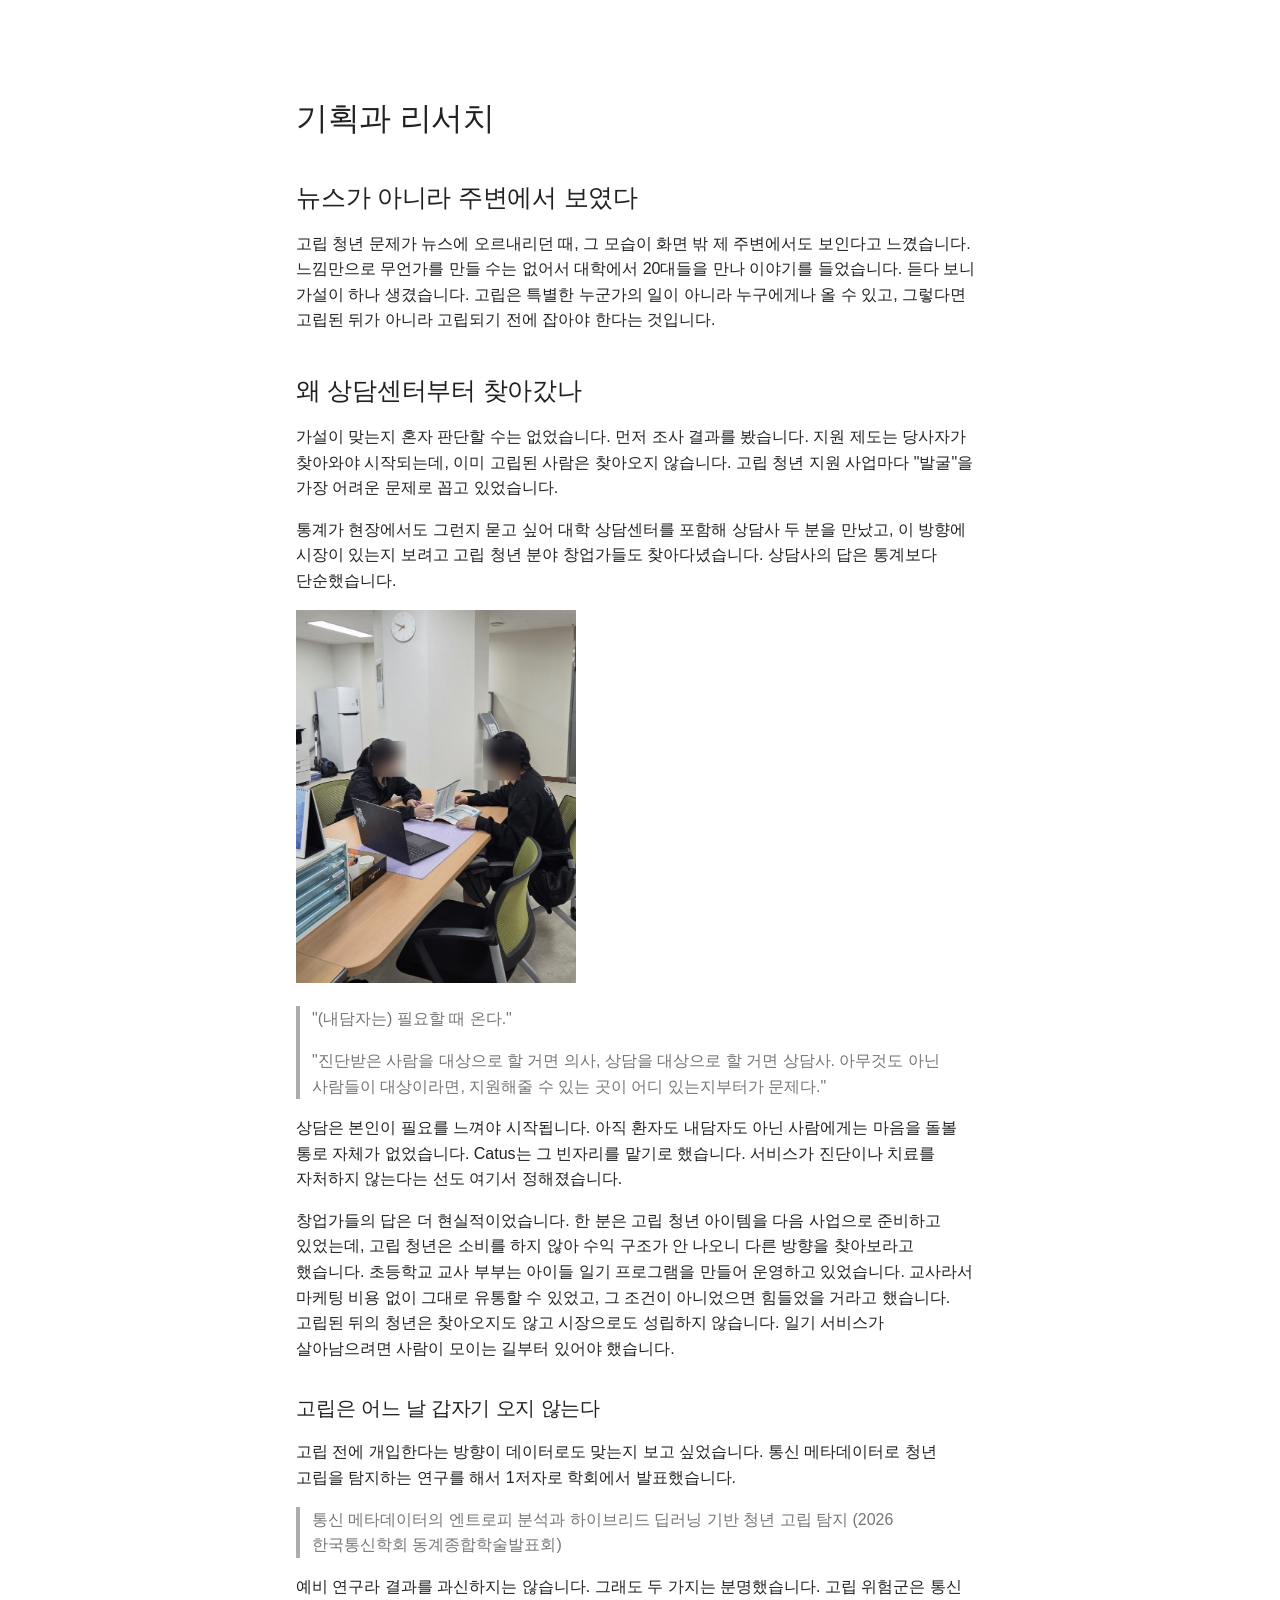
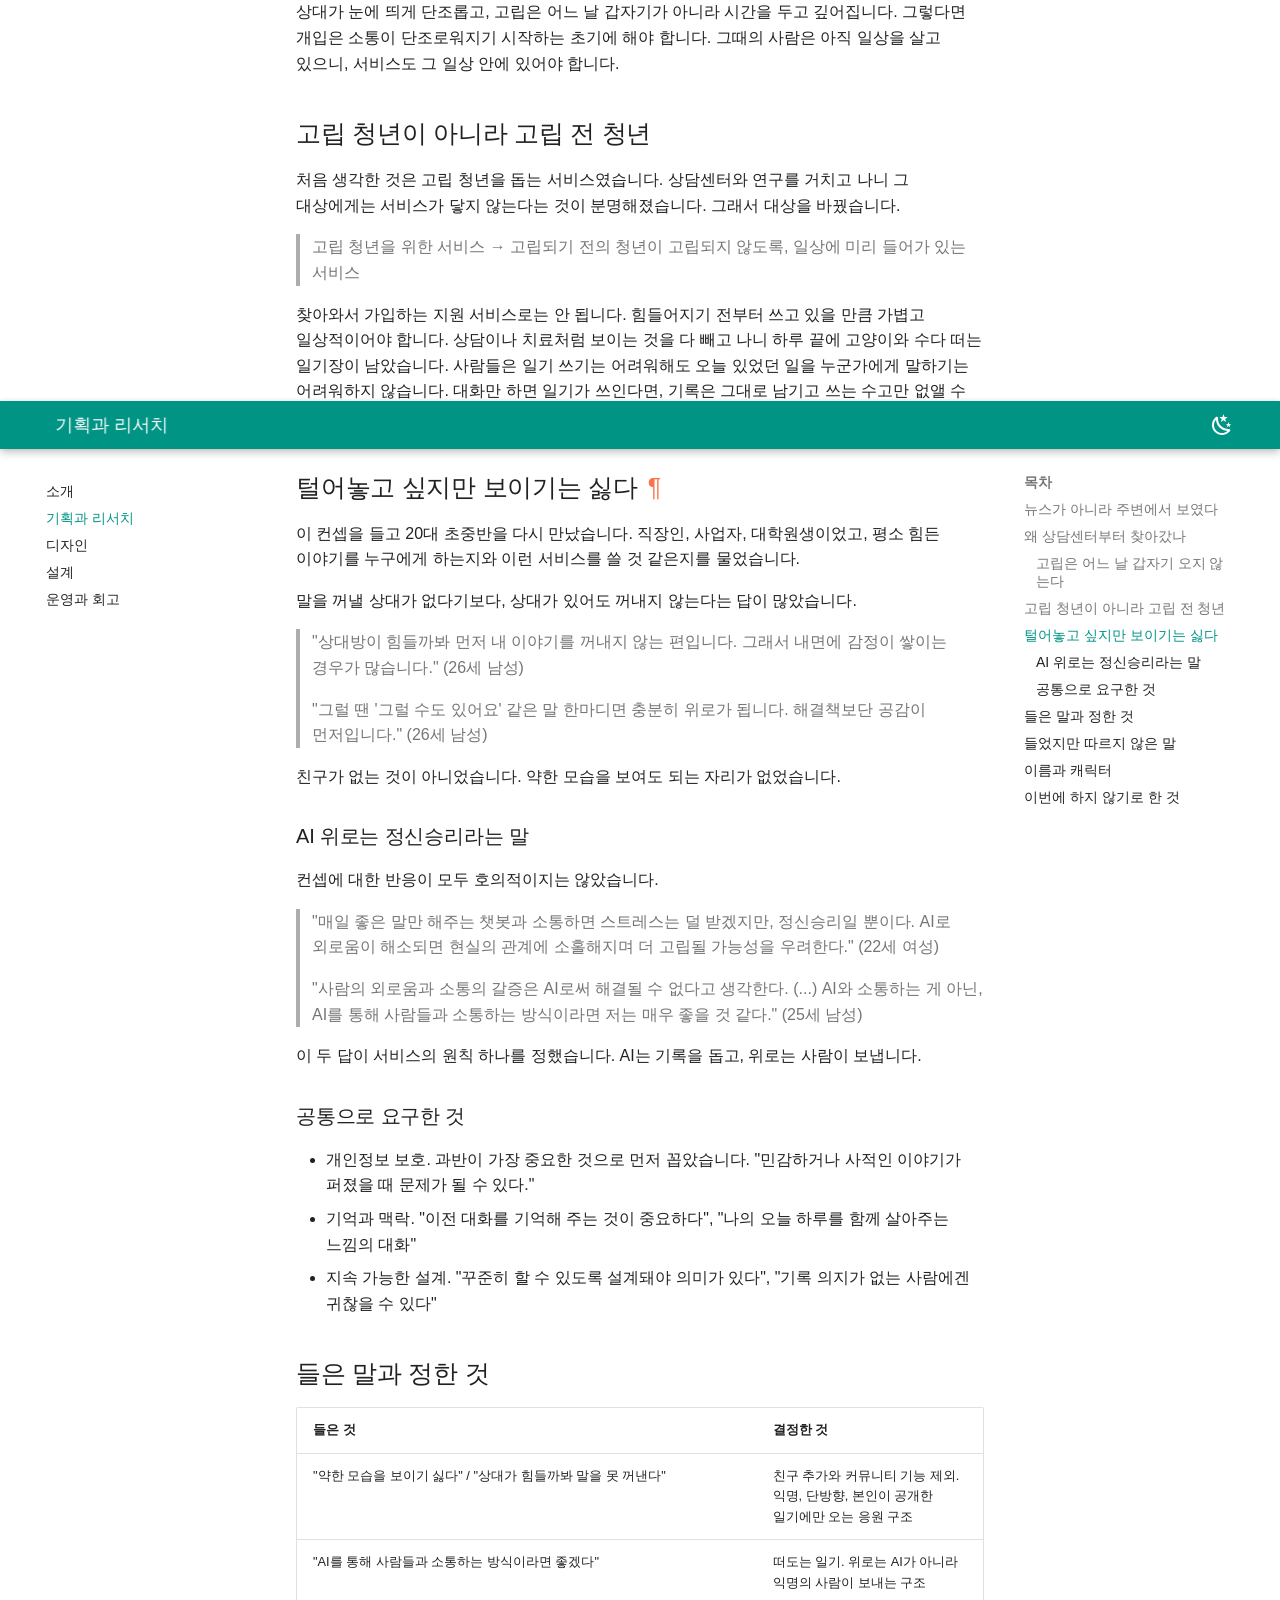
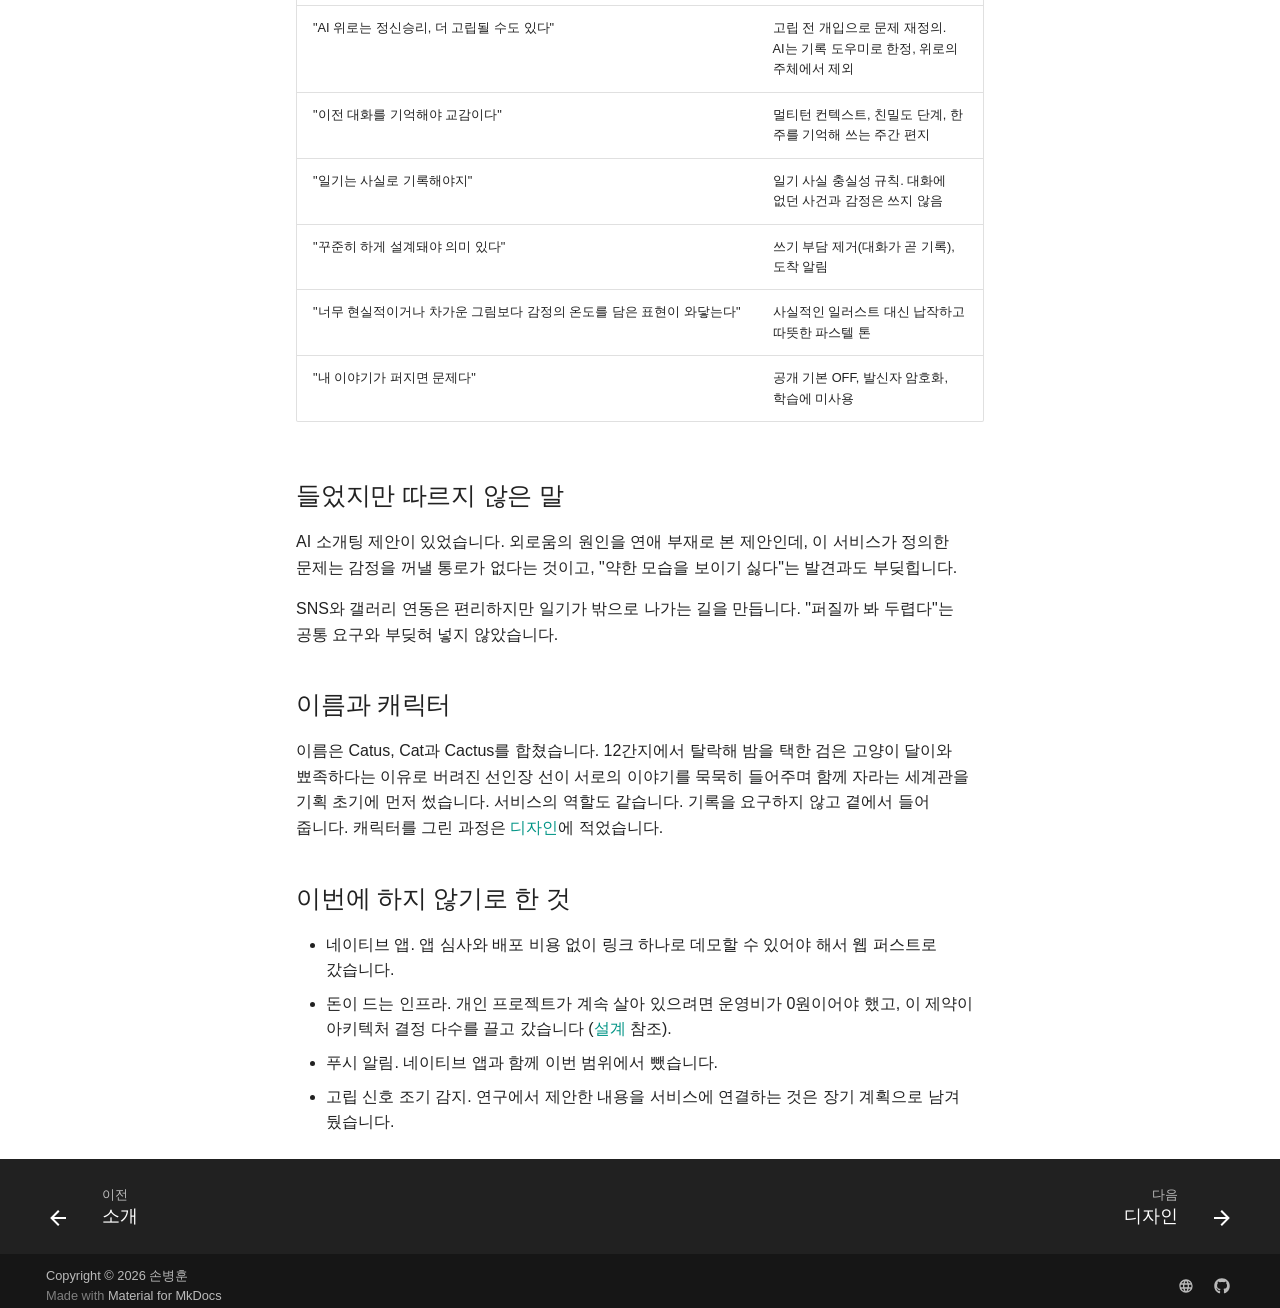
<file: 06-user-research.html>
<!doctype html>
<html lang="ko" class="no-js">
  <head>
    
      <meta charset="utf-8">
      <meta name="viewport" content="width=device-width,initial-scale=1">
      
        <meta name="description" content="하루 끝에 고양이 달이와 나눈 대화가 그날 밤 그림일기로 도착하는, 고립 전 20대를 위한 감정 기록 서비스. 기획, 설계, 운영 기록">
      
      
      
        <link rel="canonical" href="https://freaks0.github.io/catus/06-user-research.html">
      
      
      
      
        
      
      
      <link rel="icon" href="design/dali-final.png">
      <meta name="generator" content="mkdocs-1.6.1, mkdocs-material-9.7.7">
    
    
      
        <title>사용자 리서치 (이동됨) - Catus</title>
      
    
    
      <link rel="stylesheet" href="assets/stylesheets/main.ec1eaa64.min.css">
      
        
        <link rel="stylesheet" href="assets/stylesheets/palette.ab4e12ef.min.css">
      
      


    
    
      
    
    
      
        
        
        <link rel="preconnect" href="https://fonts.gstatic.com" crossorigin>
        <link rel="stylesheet" href="https://fonts.googleapis.com/css?family=Noto+Sans+KR:300,300i,400,400i,700,700i%7CJetBrains+Mono:400,400i,700,700i&display=fallback">
        <style>:root{--md-text-font:"Noto Sans KR";--md-code-font:"JetBrains Mono"}</style>
      
    
    
      <link rel="stylesheet" href="stylesheets/extra.css">
    
    <script>__md_scope=new URL(".",location),__md_hash=e=>[...e].reduce(((e,_)=>(e<<5)-e+_.charCodeAt(0)),0),__md_get=(e,_=localStorage,t=__md_scope)=>JSON.parse(_.getItem(t.pathname+"."+e)),__md_set=(e,_,t=localStorage,a=__md_scope)=>{try{t.setItem(a.pathname+"."+e,JSON.stringify(_))}catch(e){}}</script>
    
      

    
    
  
  <!-- Cloudflare Web Analytics (쿠키 없음) -->
  <script type="module" src="https://static.cloudflareinsights.com/beacon.min.js" data-cf-beacon='{"token": "29f86fc7a5844bccb54864e7d3691f10"}'></script>

  
<meta property="og:type" content="website" />
<meta property="og:title" content="사용자 리서치 (이동됨) - Catus" />
<meta property="og:description" content="하루 끝에 고양이 달이와 나눈 대화가 그날 밤 그림일기로 도착하는, 고립 전 20대를 위한 감정 기록 서비스. 기획, 설계, 운영 기록" />
<meta property="og:image" content="https://freaks0.github.io/catus/assets/images/social/06-user-research.png" />
<meta property="og:image:type" content="image/png" />
<meta property="og:image:width" content="1200" />
<meta property="og:image:height" content="630" />
<meta property="og:url" content="https://freaks0.github.io/catus/06-user-research.html" />
<meta property="twitter:card" content="summary_large_image" />
<meta property="twitter:title" content="사용자 리서치 (이동됨) - Catus" />
<meta property="twitter:description" content="하루 끝에 고양이 달이와 나눈 대화가 그날 밤 그림일기로 도착하는, 고립 전 20대를 위한 감정 기록 서비스. 기획, 설계, 운영 기록" />
<meta property="twitter:image" content="https://freaks0.github.io/catus/assets/images/social/06-user-research.png" />
</head>
  
  
    
    
      
    
    
    
    
    <body dir="ltr" data-md-color-scheme="default" data-md-color-primary="teal" data-md-color-accent="deep-orange">
  
    
    <input class="md-toggle" data-md-toggle="drawer" type="checkbox" id="__drawer" autocomplete="off">
    <input class="md-toggle" data-md-toggle="search" type="checkbox" id="__search" autocomplete="off">
    <label class="md-overlay" for="__drawer"></label>
    <div data-md-component="skip">
      
        
        <a href="#사용자-리서치" class="md-skip">
          콘텐츠로 이동
        </a>
      
    </div>
    <div data-md-component="announce">
      
    </div>
    
    
      

  

<header class="md-header md-header--shadow" data-md-component="header">
  <nav class="md-header__inner md-grid" aria-label="상단/헤더">
    <a href="index.html" title="Catus" class="md-header__button md-logo" aria-label="Catus" data-md-component="logo">
      
  
  <svg xmlns="http://www.w3.org/2000/svg" viewBox="0 0 24 24"><path d="m12 8-1.33.09C9.81 7.07 7.4 4.5 5 4.5c0 0-1.97 2.96-.04 6.91-.55.83-.89 1.26-.96 2.25l-1.93.29.21.98 1.76-.26.14.71-1.57.94.47.89 1.45-.89C5.68 18.76 8.59 20 12 20s6.32-1.24 7.47-3.68l1.45.89.47-.89-1.57-.94.14-.71 1.76.26.21-.98-1.93-.29c-.07-.99-.41-1.42-.96-2.25C20.97 7.46 19 4.5 19 4.5c-2.4 0-4.81 2.57-5.67 3.59zm-3 3a1 1 0 0 1 1 1 1 1 0 0 1-1 1 1 1 0 0 1-1-1 1 1 0 0 1 1-1m6 0a1 1 0 0 1 1 1 1 1 0 0 1-1 1 1 1 0 0 1-1-1 1 1 0 0 1 1-1m-4 3h2l-.7 1.39c.2.64.76 1.11 1.45 1.11a1.5 1.5 0 0 0 1.5-1.5h.5a2 2 0 0 1-2 2c-.75 0-1.4-.41-1.75-1-.35.59-1 1-1.75 1a2 2 0 0 1-2-2h.5a1.5 1.5 0 0 0 1.5 1.5c.69 0 1.25-.47 1.45-1.11z"/></svg>

    </a>
    <label class="md-header__button md-icon" for="__drawer">
      
      <svg xmlns="http://www.w3.org/2000/svg" viewBox="0 0 24 24"><path d="M3 6h18v2H3zm0 5h18v2H3zm0 5h18v2H3z"/></svg>
    </label>
    <div class="md-header__title" data-md-component="header-title">
      <div class="md-header__ellipsis">
        <div class="md-header__topic">
          <span class="md-ellipsis">
            Catus
          </span>
        </div>
        <div class="md-header__topic" data-md-component="header-topic">
          <span class="md-ellipsis">
            
              사용자 리서치 (이동됨)
            
          </span>
        </div>
      </div>
    </div>
    
      
        <form class="md-header__option" data-md-component="palette">
  
    
    
    
    <input class="md-option" data-md-color-media="(prefers-color-scheme: light)" data-md-color-scheme="default" data-md-color-primary="teal" data-md-color-accent="deep-orange"  aria-label="다크 모드"  type="radio" name="__palette" id="__palette_0">
    
      <label class="md-header__button md-icon" title="다크 모드" for="__palette_1" hidden>
        <svg xmlns="http://www.w3.org/2000/svg" viewBox="0 0 24 24"><path d="m17.75 4.09-2.53 1.94.91 3.06-2.63-1.81-2.63 1.81.91-3.06-2.53-1.94L12.44 4l1.06-3 1.06 3zm3.5 6.91-1.64 1.25.59 1.98-1.7-1.17-1.7 1.17.59-1.98L15.75 11l2.06-.05L18.5 9l.69 1.95zm-2.28 4.95c.83-.08 1.72 1.1 1.19 1.85-.32.45-.66.87-1.08 1.27C15.17 23 8.84 23 4.94 19.07c-3.91-3.9-3.91-10.24 0-14.14.4-.4.82-.76 1.27-1.08.75-.53 1.93.36 1.85 1.19-.27 2.86.69 5.83 2.89 8.02a9.96 9.96 0 0 0 8.02 2.89m-1.64 2.02a12.08 12.08 0 0 1-7.8-3.47c-2.17-2.19-3.33-5-3.49-7.82-2.81 3.14-2.7 7.96.31 10.98 3.02 3.01 7.84 3.12 10.98.31"/></svg>
      </label>
    
  
    
    
    
    <input class="md-option" data-md-color-media="(prefers-color-scheme: dark)" data-md-color-scheme="slate" data-md-color-primary="teal" data-md-color-accent="deep-orange"  aria-label="라이트 모드"  type="radio" name="__palette" id="__palette_1">
    
      <label class="md-header__button md-icon" title="라이트 모드" for="__palette_0" hidden>
        <svg xmlns="http://www.w3.org/2000/svg" viewBox="0 0 24 24"><path d="M12 7a5 5 0 0 1 5 5 5 5 0 0 1-5 5 5 5 0 0 1-5-5 5 5 0 0 1 5-5m0 2a3 3 0 0 0-3 3 3 3 0 0 0 3 3 3 3 0 0 0 3-3 3 3 0 0 0-3-3m0-7 2.39 3.42C13.65 5.15 12.84 5 12 5s-1.65.15-2.39.42zM3.34 7l4.16-.35A7.2 7.2 0 0 0 5.94 8.5c-.44.74-.69 1.5-.83 2.29zm.02 10 1.76-3.77a7.131 7.131 0 0 0 2.38 4.14zM20.65 7l-1.77 3.79a7.02 7.02 0 0 0-2.38-4.15zm-.01 10-4.14.36c.59-.51 1.12-1.14 1.54-1.86.42-.73.69-1.5.83-2.29zM12 22l-2.41-3.44c.74.27 1.55.44 2.41.44.82 0 1.63-.17 2.37-.44z"/></svg>
      </label>
    
  
</form>
      
    
    
      <script>var palette=__md_get("__palette");if(palette&&palette.color){if("(prefers-color-scheme)"===palette.color.media){var media=matchMedia("(prefers-color-scheme: light)"),input=document.querySelector(media.matches?"[data-md-color-media='(prefers-color-scheme: light)']":"[data-md-color-media='(prefers-color-scheme: dark)']");palette.color.media=input.getAttribute("data-md-color-media"),palette.color.scheme=input.getAttribute("data-md-color-scheme"),palette.color.primary=input.getAttribute("data-md-color-primary"),palette.color.accent=input.getAttribute("data-md-color-accent")}for(var[key,value]of Object.entries(palette.color))document.body.setAttribute("data-md-color-"+key,value)}</script>
    
    
    
    
  </nav>
  
</header>
    
    <div class="md-container" data-md-component="container">
      
      
        
          
        
      
      <main class="md-main" data-md-component="main">
        <div class="md-main__inner md-grid">
          
            
              
              <div class="md-sidebar md-sidebar--primary" data-md-component="sidebar" data-md-type="navigation" >
                <div class="md-sidebar__scrollwrap">
                  <div class="md-sidebar__inner">
                    



<nav class="md-nav md-nav--primary" aria-label="네비게이션" data-md-level="0">
  <label class="md-nav__title" for="__drawer">
    <a href="index.html" title="Catus" class="md-nav__button md-logo" aria-label="Catus" data-md-component="logo">
      
  
  <svg xmlns="http://www.w3.org/2000/svg" viewBox="0 0 24 24"><path d="m12 8-1.33.09C9.81 7.07 7.4 4.5 5 4.5c0 0-1.97 2.96-.04 6.91-.55.83-.89 1.26-.96 2.25l-1.93.29.21.98 1.76-.26.14.71-1.57.94.47.89 1.45-.89C5.68 18.76 8.59 20 12 20s6.32-1.24 7.47-3.68l1.45.89.47-.89-1.57-.94.14-.71 1.76.26.21-.98-1.93-.29c-.07-.99-.41-1.42-.96-2.25C20.97 7.46 19 4.5 19 4.5c-2.4 0-4.81 2.57-5.67 3.59zm-3 3a1 1 0 0 1 1 1 1 1 0 0 1-1 1 1 1 0 0 1-1-1 1 1 0 0 1 1-1m6 0a1 1 0 0 1 1 1 1 1 0 0 1-1 1 1 1 0 0 1-1-1 1 1 0 0 1 1-1m-4 3h2l-.7 1.39c.2.64.76 1.11 1.45 1.11a1.5 1.5 0 0 0 1.5-1.5h.5a2 2 0 0 1-2 2c-.75 0-1.4-.41-1.75-1-.35.59-1 1-1.75 1a2 2 0 0 1-2-2h.5a1.5 1.5 0 0 0 1.5 1.5c.69 0 1.25-.47 1.45-1.11z"/></svg>

    </a>
    Catus
  </label>
  
  <ul class="md-nav__list" data-md-scrollfix>
    
      
      
  
  
  
  
    <li class="md-nav__item">
      <a href="index.html" class="md-nav__link">
        
  
  
  <span class="md-ellipsis">
    
  
    소개
  

    
  </span>
  
  

      </a>
    </li>
  

    
      
      
  
  
  
  
    <li class="md-nav__item">
      <a href="01-planning.html" class="md-nav__link">
        
  
  
  <span class="md-ellipsis">
    
  
    기획과 리서치
  

    
  </span>
  
  

      </a>
    </li>
  

    
      
      
  
  
  
  
    <li class="md-nav__item">
      <a href="07-design.html" class="md-nav__link">
        
  
  
  <span class="md-ellipsis">
    
  
    디자인
  

    
  </span>
  
  

      </a>
    </li>
  

    
      
      
  
  
  
  
    <li class="md-nav__item">
      <a href="03-architecture.html" class="md-nav__link">
        
  
  
  <span class="md-ellipsis">
    
  
    설계
  

    
  </span>
  
  

      </a>
    </li>
  

    
      
      
  
  
  
  
    <li class="md-nav__item">
      <a href="04-troubleshooting.html" class="md-nav__link">
        
  
  
  <span class="md-ellipsis">
    
  
    운영과 회고
  

    
  </span>
  
  

      </a>
    </li>
  

    
  </ul>
</nav>
                  </div>
                </div>
              </div>
            
            
              
              <div class="md-sidebar md-sidebar--secondary" data-md-component="sidebar" data-md-type="toc" >
                <div class="md-sidebar__scrollwrap">
                  <div class="md-sidebar__inner">
                    

<nav class="md-nav md-nav--secondary" aria-label="목차">
  
  
  
    
  
  
</nav>
                  </div>
                </div>
              </div>
            
          
          
            <div class="md-content" data-md-component="content">
              
              <article class="md-content__inner md-typeset">
                
                  



<p><meta http-equiv="refresh" content="0; url=01-planning.html#털어놓고-싶지만-보이기는-싫다"></p>
<h1 id="사용자-리서치">사용자 리서치<a class="headerlink" href="#사용자-리서치" title="Permanent link">&para;</a></h1>
<p>이 내용은 <a href="01-planning.html#털어놓고-싶지만-보이기는-싫다">기획과 리서치</a> 페이지로 합쳤습니다. 자동으로 이동하지 않으면 링크를 눌러 주세요.</p>







  
  






                
              </article>
            </div>
          
          
<script>var target=document.getElementById(location.hash.slice(1));target&&target.name&&(target.checked=target.name.startsWith("__tabbed_"))</script>
        </div>
        
          <button type="button" class="md-top md-icon" data-md-component="top" hidden>
  
  <svg xmlns="http://www.w3.org/2000/svg" viewBox="0 0 24 24"><path d="M13 20h-2V8l-5.5 5.5-1.42-1.42L12 4.16l7.92 7.92-1.42 1.42L13 8z"/></svg>
  맨위로
</button>
        
      </main>
      
        <footer class="md-footer">
  
    
  
  <div class="md-footer-meta md-typeset">
    <div class="md-footer-meta__inner md-grid">
      <div class="md-copyright">
  
    <div class="md-copyright__highlight">
      Copyright &copy; 2026 손병훈
    </div>
  
  
    Made with
    <a href="https://squidfunk.github.io/mkdocs-material/" target="_blank" rel="noopener">
      Material for MkDocs
    </a>
  
</div>
      
        
<div class="md-social">
  
    
    
    
    
    <a href="https://catus-app.vercel.app" target="_blank" rel="noopener" title="Live Demo" class="md-social__link">
      <svg xmlns="http://www.w3.org/2000/svg" viewBox="0 0 24 24"><path d="M16.36 14c.08-.66.14-1.32.14-2s-.06-1.34-.14-2h3.38c.16.64.26 1.31.26 2s-.1 1.36-.26 2m-5.15 5.56c.6-1.11 1.06-2.31 1.38-3.56h2.95a8.03 8.03 0 0 1-4.33 3.56M14.34 14H9.66c-.1-.66-.16-1.32-.16-2s.06-1.35.16-2h4.68c.09.65.16 1.32.16 2s-.07 1.34-.16 2M12 19.96c-.83-1.2-1.5-2.53-1.91-3.96h3.82c-.41 1.43-1.08 2.76-1.91 3.96M8 8H5.08A7.92 7.92 0 0 1 9.4 4.44C8.8 5.55 8.35 6.75 8 8m-2.92 8H8c.35 1.25.8 2.45 1.4 3.56A8 8 0 0 1 5.08 16m-.82-2C4.1 13.36 4 12.69 4 12s.1-1.36.26-2h3.38c-.08.66-.14 1.32-.14 2s.06 1.34.14 2M12 4.03c.83 1.2 1.5 2.54 1.91 3.97h-3.82c.41-1.43 1.08-2.77 1.91-3.97M18.92 8h-2.95a15.7 15.7 0 0 0-1.38-3.56c1.84.63 3.37 1.9 4.33 3.56M12 2C6.47 2 2 6.5 2 12a10 10 0 0 0 10 10 10 10 0 0 0 10-10A10 10 0 0 0 12 2"/></svg>
    </a>
  
    
    
    
    
      
      
    
    <a href="https://github.com/freaks0" target="_blank" rel="noopener" title="github.com" class="md-social__link">
      <svg xmlns="http://www.w3.org/2000/svg" viewBox="0 0 512 512"><!--! Font Awesome Free 7.1.0 by @fontawesome - https://fontawesome.com License - https://fontawesome.com/license/free (Icons: CC BY 4.0, Fonts: SIL OFL 1.1, Code: MIT License) Copyright 2025 Fonticons, Inc.--><path d="M173.9 397.4c0 2-2.3 3.6-5.2 3.6-3.3.3-5.6-1.3-5.6-3.6 0-2 2.3-3.6 5.2-3.6 3-.3 5.6 1.3 5.6 3.6m-31.1-4.5c-.7 2 1.3 4.3 4.3 4.9 2.6 1 5.6 0 6.2-2s-1.3-4.3-4.3-5.2c-2.6-.7-5.5.3-6.2 2.3m44.2-1.7c-2.9.7-4.9 2.6-4.6 4.9.3 2 2.9 3.3 5.9 2.6 2.9-.7 4.9-2.6 4.6-4.6-.3-1.9-3-3.2-5.9-2.9M252.8 8C114.1 8 8 113.3 8 252c0 110.9 69.8 205.8 169.5 239.2 12.8 2.3 17.3-5.6 17.3-12.1 0-6.2-.3-40.4-.3-61.4 0 0-70 15-84.7-29.8 0 0-11.4-29.1-27.8-36.6 0 0-22.9-15.7 1.6-15.4 0 0 24.9 2 38.6 25.8 21.9 38.6 58.6 27.5 72.9 20.9 2.3-16 8.8-27.1 16-33.7-55.9-6.2-112.3-14.3-112.3-110.5 0-27.5 7.6-41.3 23.6-58.9-2.6-6.5-11.1-33.3 2.6-67.9 20.9-6.5 69 27 69 27 20-5.6 41.5-8.5 62.8-8.5s42.8 2.9 62.8 8.5c0 0 48.1-33.6 69-27 13.7 34.7 5.2 61.4 2.6 67.9 16 17.7 25.8 31.5 25.8 58.9 0 96.5-58.9 104.2-114.8 110.5 9.2 7.9 17 22.9 17 46.4 0 33.7-.3 75.4-.3 83.6 0 6.5 4.6 14.4 17.3 12.1C436.2 457.8 504 362.9 504 252 504 113.3 391.5 8 252.8 8M105.2 352.9c-1.3 1-1 3.3.7 5.2 1.6 1.6 3.9 2.3 5.2 1 1.3-1 1-3.3-.7-5.2-1.6-1.6-3.9-2.3-5.2-1m-10.8-8.1c-.7 1.3.3 2.9 2.3 3.9 1.6 1 3.6.7 4.3-.7.7-1.3-.3-2.9-2.3-3.9-2-.6-3.6-.3-4.3.7m32.4 35.6c-1.6 1.3-1 4.3 1.3 6.2 2.3 2.3 5.2 2.6 6.5 1 1.3-1.3.7-4.3-1.3-6.2-2.2-2.3-5.2-2.6-6.5-1m-11.4-14.7c-1.6 1-1.6 3.6 0 5.9s4.3 3.3 5.6 2.3c1.6-1.3 1.6-3.9 0-6.2-1.4-2.3-4-3.3-5.6-2"/></svg>
    </a>
  
</div>
      
    </div>
  </div>
</footer>
      
    </div>
    <div class="md-dialog" data-md-component="dialog">
      <div class="md-dialog__inner md-typeset"></div>
    </div>
    
    
    
      
      
      <script id="__config" type="application/json">{"annotate": null, "base": ".", "features": ["navigation.top", "navigation.footer", "toc.follow", "content.code.copy"], "search": "assets/javascripts/workers/search.2c215733.min.js", "tags": null, "translations": {"clipboard.copied": "\ud074\ub9bd\ubcf4\ub4dc\uc5d0 \ubcf5\uc0ac\ub428", "clipboard.copy": "\ud074\ub9bd\ubcf4\ub4dc\ub85c \ubcf5\uc0ac", "search.result.more.one": "\uc774 \ubb38\uc11c\uc5d0\uc11c 1\uac1c\uc758 \uac80\uc0c9 \uacb0\uacfc \ub354 \ubcf4\uae30", "search.result.more.other": "\uc774 \ubb38\uc11c\uc5d0\uc11c #\uac1c\uc758 \uac80\uc0c9 \uacb0\uacfc \ub354 \ubcf4\uae30", "search.result.none": "\uac80\uc0c9\uc5b4\uc640 \uc77c\uce58\ud558\ub294 \ubb38\uc11c\uac00 \uc5c6\uc2b5\ub2c8\ub2e4", "search.result.one": "1\uac1c\uc758 \uc77c\uce58\ud558\ub294 \ubb38\uc11c", "search.result.other": "#\uac1c\uc758 \uc77c\uce58\ud558\ub294 \ubb38\uc11c", "search.result.placeholder": "\uac80\uc0c9\uc5b4\ub97c \uc785\ub825\ud558\uc138\uc694", "search.result.term.missing": "\ud3ec\ud568\ub418\uc9c0 \uc54a\uc740 \uac80\uc0c9\uc5b4", "select.version": "\ubc84\uc804 \uc120\ud0dd"}, "version": null}</script>
    
    
      <script src="assets/javascripts/bundle.d7400e89.min.js"></script>
      
    
  </body>
</html>
</file>
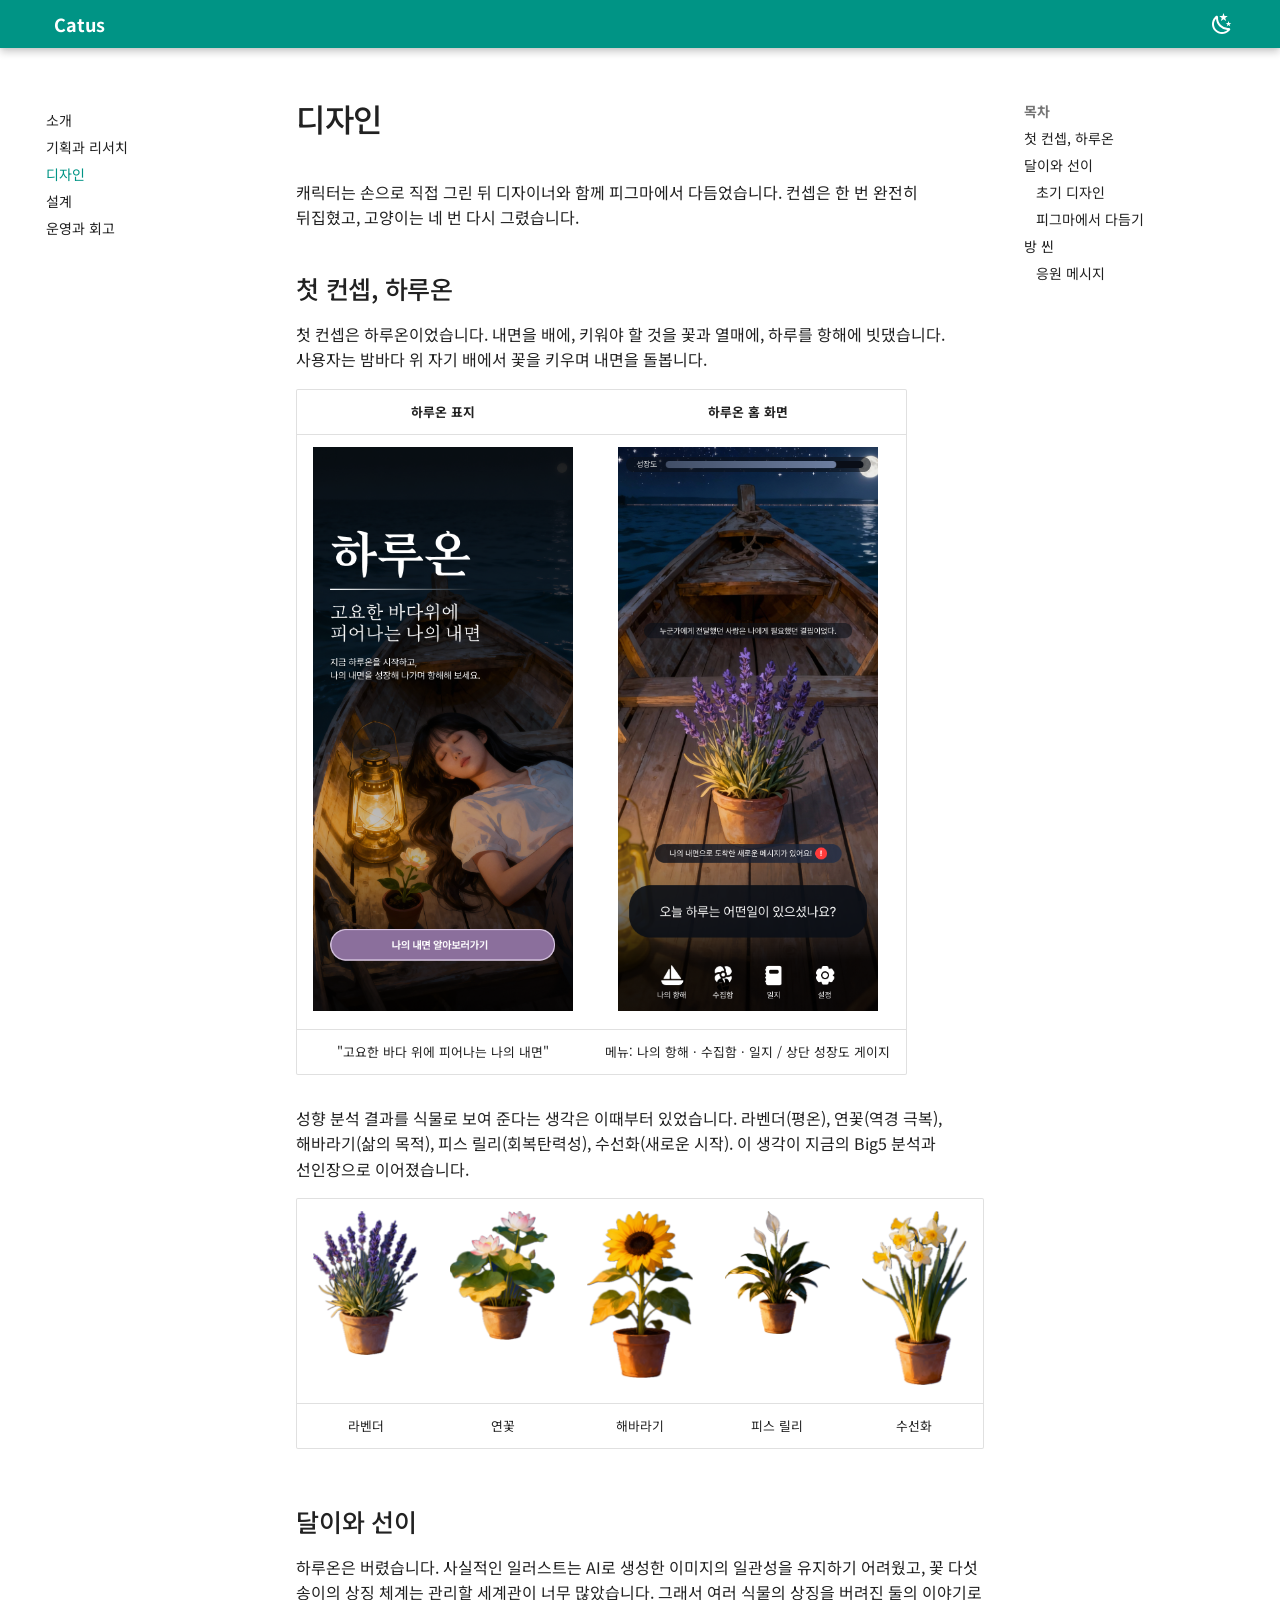
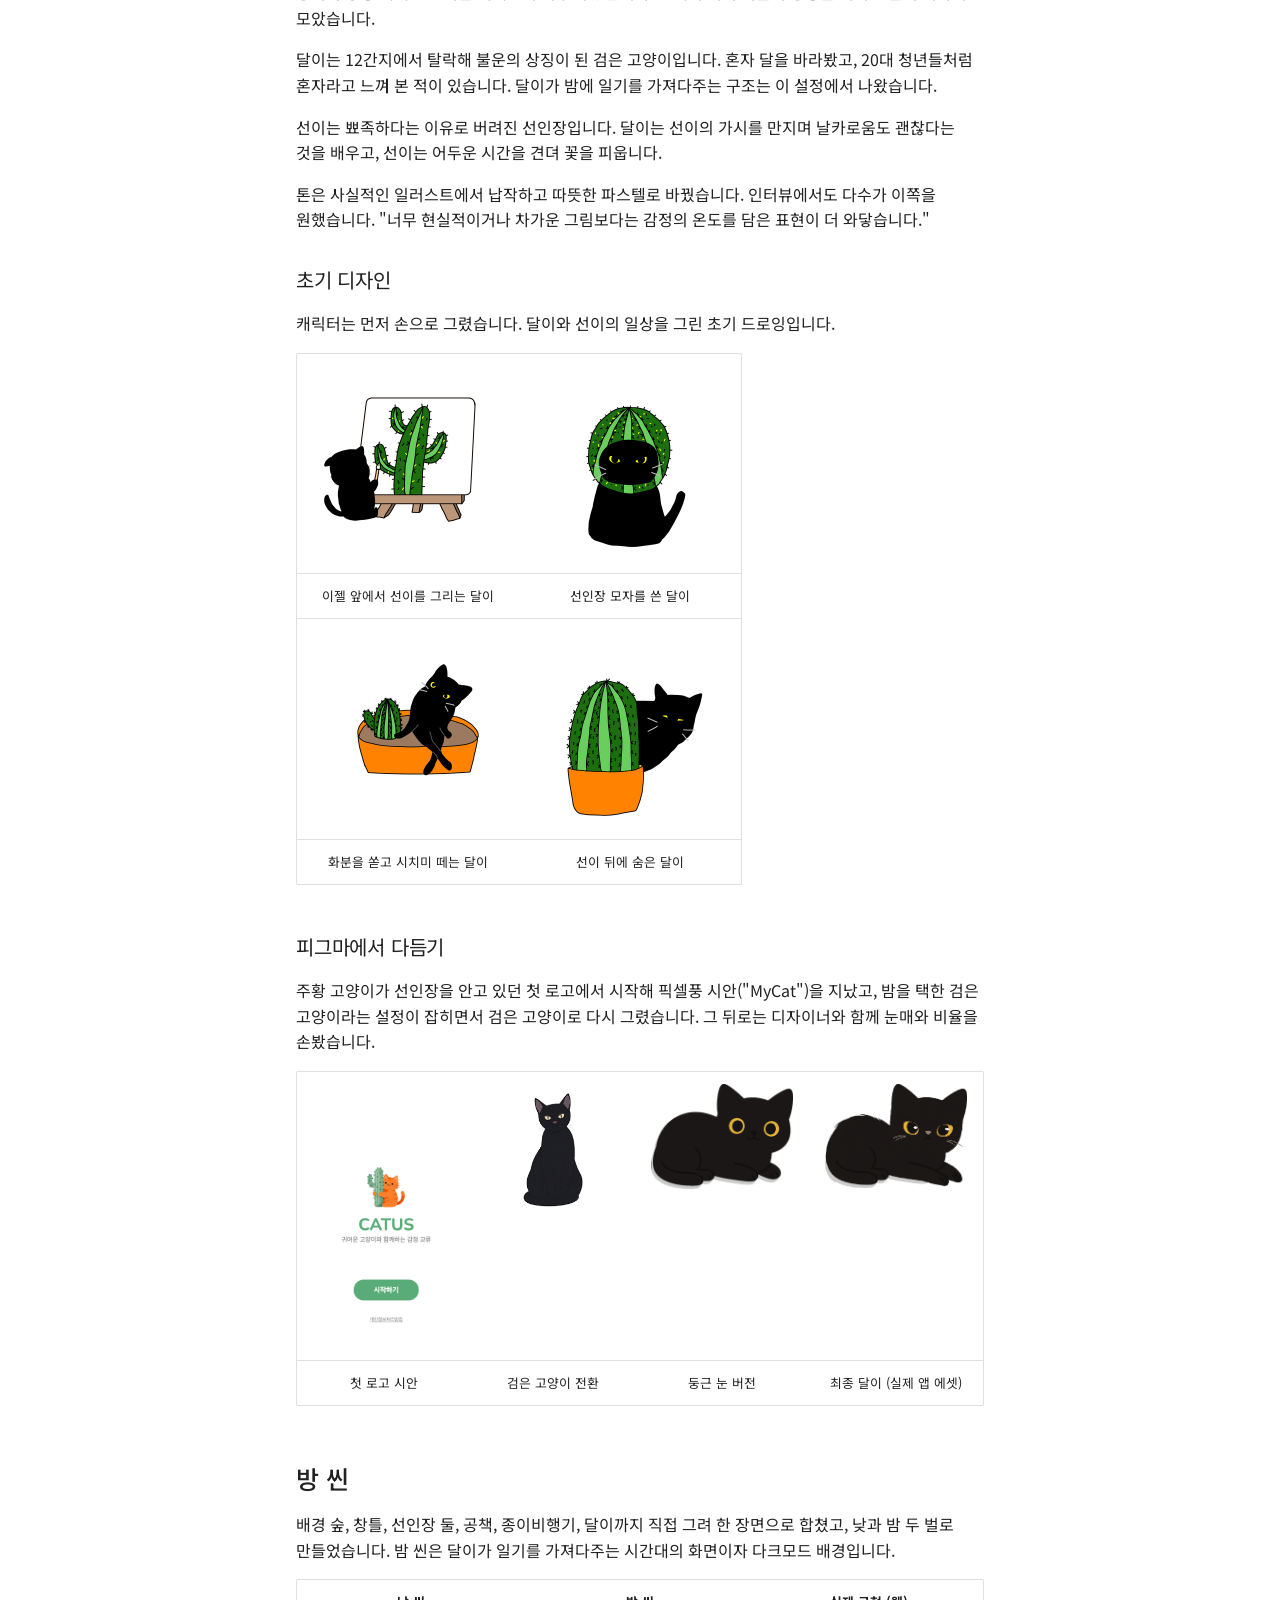
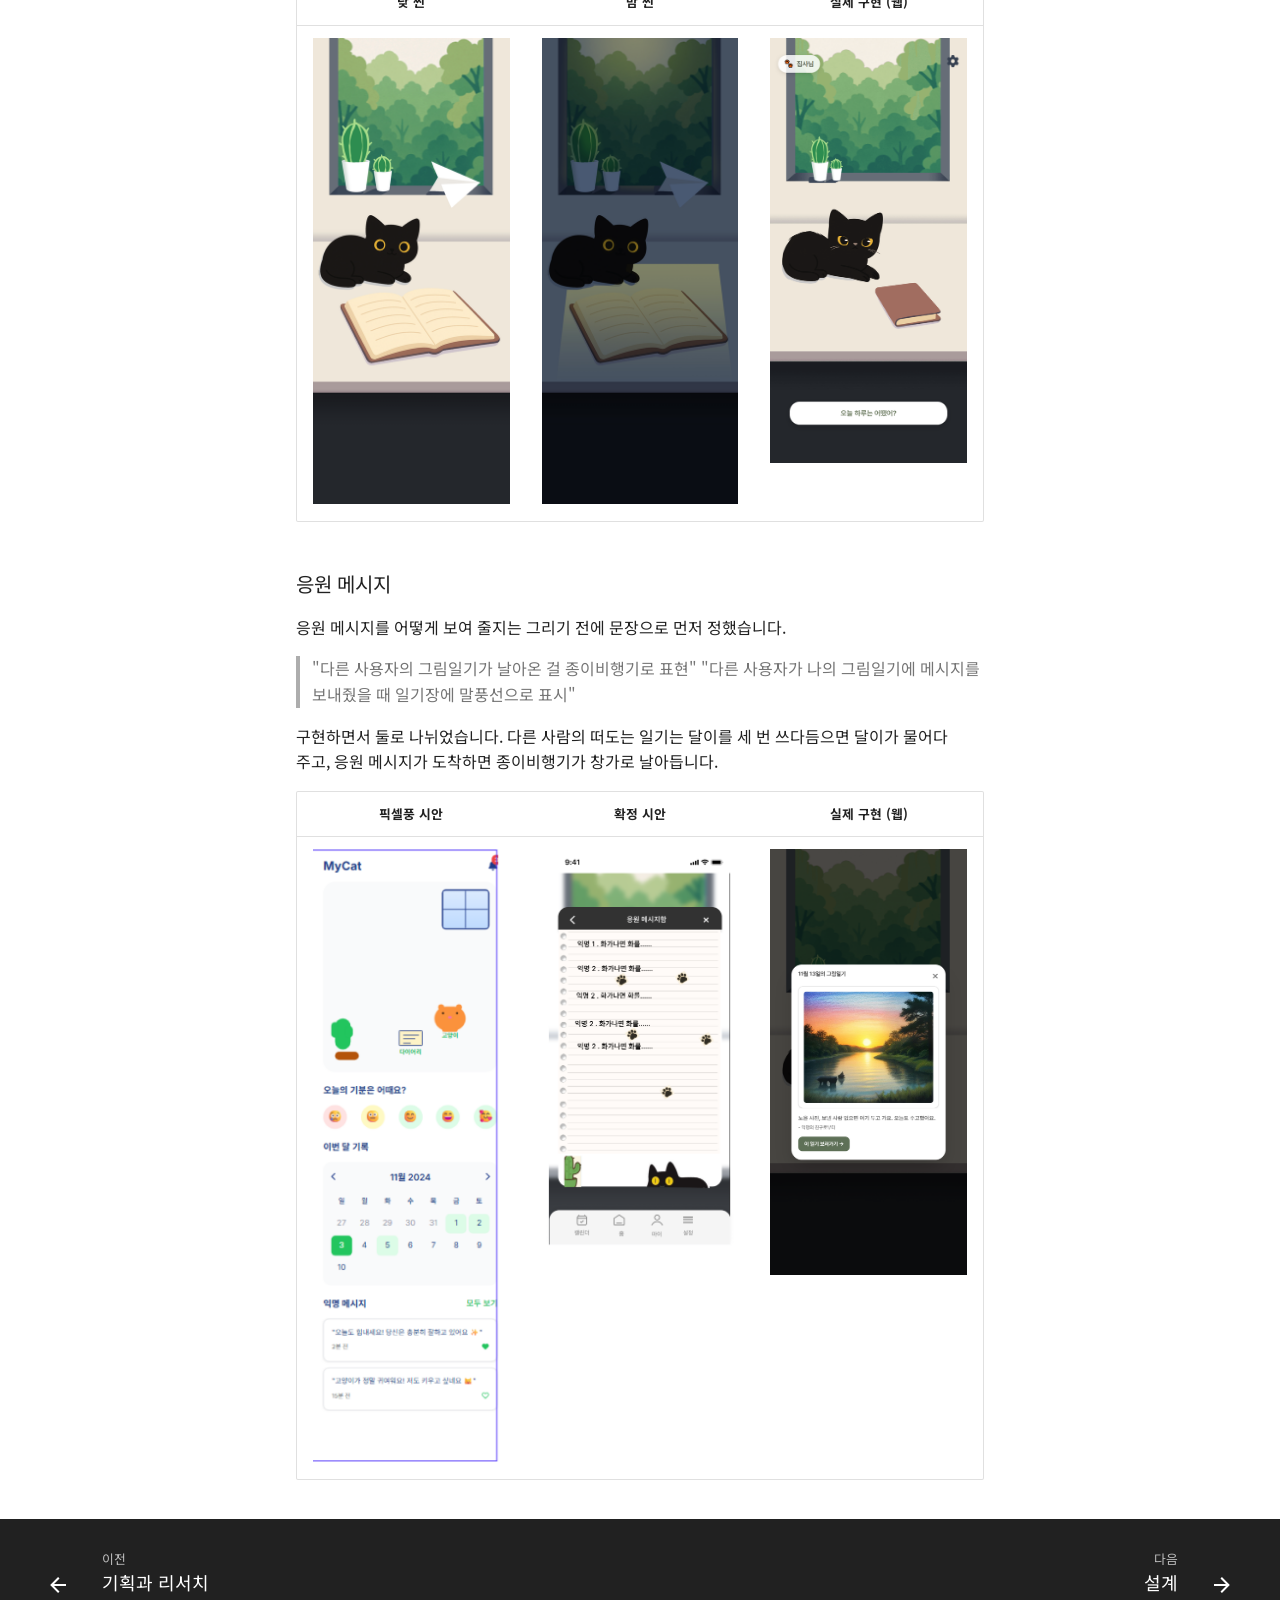
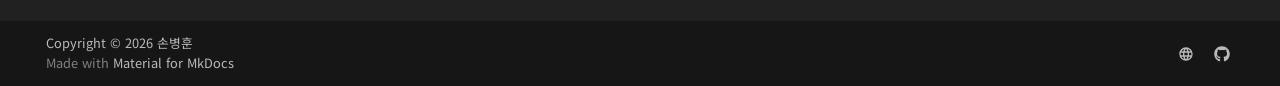
<file: 07-design.html>
<!doctype html>
<html lang="ko" class="no-js">
  <head>
    
      <meta charset="utf-8">
      <meta name="viewport" content="width=device-width,initial-scale=1">
      
        <meta name="description" content="하루 끝에 고양이 달이와 나눈 대화가 그날 밤 그림일기로 도착하는, 고립 전 20대를 위한 감정 기록 서비스. 기획, 설계, 운영 기록">
      
      
      
        <link rel="canonical" href="https://freaks0.github.io/catus/07-design.html">
      
      
        <link rel="prev" href="01-planning.html">
      
      
        <link rel="next" href="03-architecture.html">
      
      
        
      
      
      <link rel="icon" href="design/dali-final.png">
      <meta name="generator" content="mkdocs-1.6.1, mkdocs-material-9.7.7">
    
    
      
        <title>디자인 - Catus</title>
      
    
    
      <link rel="stylesheet" href="assets/stylesheets/main.ec1eaa64.min.css">
      
        
        <link rel="stylesheet" href="assets/stylesheets/palette.ab4e12ef.min.css">
      
      


    
    
      
    
    
      
        
        
        <link rel="preconnect" href="https://fonts.gstatic.com" crossorigin>
        <link rel="stylesheet" href="https://fonts.googleapis.com/css?family=Noto+Sans+KR:300,300i,400,400i,700,700i%7CJetBrains+Mono:400,400i,700,700i&display=fallback">
        <style>:root{--md-text-font:"Noto Sans KR";--md-code-font:"JetBrains Mono"}</style>
      
    
    
      <link rel="stylesheet" href="stylesheets/extra.css">
    
    <script>__md_scope=new URL(".",location),__md_hash=e=>[...e].reduce(((e,_)=>(e<<5)-e+_.charCodeAt(0)),0),__md_get=(e,_=localStorage,t=__md_scope)=>JSON.parse(_.getItem(t.pathname+"."+e)),__md_set=(e,_,t=localStorage,a=__md_scope)=>{try{t.setItem(a.pathname+"."+e,JSON.stringify(_))}catch(e){}}</script>
    
      

    
    
  
  <!-- Cloudflare Web Analytics (쿠키 없음) -->
  <script type="module" src="https://static.cloudflareinsights.com/beacon.min.js" data-cf-beacon='{"token": "29f86fc7a5844bccb54864e7d3691f10"}'></script>

  
<meta property="og:type" content="website" />
<meta property="og:title" content="디자인 - Catus" />
<meta property="og:description" content="하루 끝에 고양이 달이와 나눈 대화가 그날 밤 그림일기로 도착하는, 고립 전 20대를 위한 감정 기록 서비스. 기획, 설계, 운영 기록" />
<meta property="og:image" content="https://freaks0.github.io/catus/assets/images/social/07-design.png" />
<meta property="og:image:type" content="image/png" />
<meta property="og:image:width" content="1200" />
<meta property="og:image:height" content="630" />
<meta property="og:url" content="https://freaks0.github.io/catus/07-design.html" />
<meta property="twitter:card" content="summary_large_image" />
<meta property="twitter:title" content="디자인 - Catus" />
<meta property="twitter:description" content="하루 끝에 고양이 달이와 나눈 대화가 그날 밤 그림일기로 도착하는, 고립 전 20대를 위한 감정 기록 서비스. 기획, 설계, 운영 기록" />
<meta property="twitter:image" content="https://freaks0.github.io/catus/assets/images/social/07-design.png" />
</head>
  
  
    
    
      
    
    
    
    
    <body dir="ltr" data-md-color-scheme="default" data-md-color-primary="teal" data-md-color-accent="deep-orange">
  
    
    <input class="md-toggle" data-md-toggle="drawer" type="checkbox" id="__drawer" autocomplete="off">
    <input class="md-toggle" data-md-toggle="search" type="checkbox" id="__search" autocomplete="off">
    <label class="md-overlay" for="__drawer"></label>
    <div data-md-component="skip">
      
        
        <a href="#디자인" class="md-skip">
          콘텐츠로 이동
        </a>
      
    </div>
    <div data-md-component="announce">
      
    </div>
    
    
      

  

<header class="md-header md-header--shadow" data-md-component="header">
  <nav class="md-header__inner md-grid" aria-label="상단/헤더">
    <a href="index.html" title="Catus" class="md-header__button md-logo" aria-label="Catus" data-md-component="logo">
      
  
  <svg xmlns="http://www.w3.org/2000/svg" viewBox="0 0 24 24"><path d="m12 8-1.33.09C9.81 7.07 7.4 4.5 5 4.5c0 0-1.97 2.96-.04 6.91-.55.83-.89 1.26-.96 2.25l-1.93.29.21.98 1.76-.26.14.71-1.57.94.47.89 1.45-.89C5.68 18.76 8.59 20 12 20s6.32-1.24 7.47-3.68l1.45.89.47-.89-1.57-.94.14-.71 1.76.26.21-.98-1.93-.29c-.07-.99-.41-1.42-.96-2.25C20.97 7.46 19 4.5 19 4.5c-2.4 0-4.81 2.57-5.67 3.59zm-3 3a1 1 0 0 1 1 1 1 1 0 0 1-1 1 1 1 0 0 1-1-1 1 1 0 0 1 1-1m6 0a1 1 0 0 1 1 1 1 1 0 0 1-1 1 1 1 0 0 1-1-1 1 1 0 0 1 1-1m-4 3h2l-.7 1.39c.2.64.76 1.11 1.45 1.11a1.5 1.5 0 0 0 1.5-1.5h.5a2 2 0 0 1-2 2c-.75 0-1.4-.41-1.75-1-.35.59-1 1-1.75 1a2 2 0 0 1-2-2h.5a1.5 1.5 0 0 0 1.5 1.5c.69 0 1.25-.47 1.45-1.11z"/></svg>

    </a>
    <label class="md-header__button md-icon" for="__drawer">
      
      <svg xmlns="http://www.w3.org/2000/svg" viewBox="0 0 24 24"><path d="M3 6h18v2H3zm0 5h18v2H3zm0 5h18v2H3z"/></svg>
    </label>
    <div class="md-header__title" data-md-component="header-title">
      <div class="md-header__ellipsis">
        <div class="md-header__topic">
          <span class="md-ellipsis">
            Catus
          </span>
        </div>
        <div class="md-header__topic" data-md-component="header-topic">
          <span class="md-ellipsis">
            
              디자인
            
          </span>
        </div>
      </div>
    </div>
    
      
        <form class="md-header__option" data-md-component="palette">
  
    
    
    
    <input class="md-option" data-md-color-media="(prefers-color-scheme: light)" data-md-color-scheme="default" data-md-color-primary="teal" data-md-color-accent="deep-orange"  aria-label="다크 모드"  type="radio" name="__palette" id="__palette_0">
    
      <label class="md-header__button md-icon" title="다크 모드" for="__palette_1" hidden>
        <svg xmlns="http://www.w3.org/2000/svg" viewBox="0 0 24 24"><path d="m17.75 4.09-2.53 1.94.91 3.06-2.63-1.81-2.63 1.81.91-3.06-2.53-1.94L12.44 4l1.06-3 1.06 3zm3.5 6.91-1.64 1.25.59 1.98-1.7-1.17-1.7 1.17.59-1.98L15.75 11l2.06-.05L18.5 9l.69 1.95zm-2.28 4.95c.83-.08 1.72 1.1 1.19 1.85-.32.45-.66.87-1.08 1.27C15.17 23 8.84 23 4.94 19.07c-3.91-3.9-3.91-10.24 0-14.14.4-.4.82-.76 1.27-1.08.75-.53 1.93.36 1.85 1.19-.27 2.86.69 5.83 2.89 8.02a9.96 9.96 0 0 0 8.02 2.89m-1.64 2.02a12.08 12.08 0 0 1-7.8-3.47c-2.17-2.19-3.33-5-3.49-7.82-2.81 3.14-2.7 7.96.31 10.98 3.02 3.01 7.84 3.12 10.98.31"/></svg>
      </label>
    
  
    
    
    
    <input class="md-option" data-md-color-media="(prefers-color-scheme: dark)" data-md-color-scheme="slate" data-md-color-primary="teal" data-md-color-accent="deep-orange"  aria-label="라이트 모드"  type="radio" name="__palette" id="__palette_1">
    
      <label class="md-header__button md-icon" title="라이트 모드" for="__palette_0" hidden>
        <svg xmlns="http://www.w3.org/2000/svg" viewBox="0 0 24 24"><path d="M12 7a5 5 0 0 1 5 5 5 5 0 0 1-5 5 5 5 0 0 1-5-5 5 5 0 0 1 5-5m0 2a3 3 0 0 0-3 3 3 3 0 0 0 3 3 3 3 0 0 0 3-3 3 3 0 0 0-3-3m0-7 2.39 3.42C13.65 5.15 12.84 5 12 5s-1.65.15-2.39.42zM3.34 7l4.16-.35A7.2 7.2 0 0 0 5.94 8.5c-.44.74-.69 1.5-.83 2.29zm.02 10 1.76-3.77a7.131 7.131 0 0 0 2.38 4.14zM20.65 7l-1.77 3.79a7.02 7.02 0 0 0-2.38-4.15zm-.01 10-4.14.36c.59-.51 1.12-1.14 1.54-1.86.42-.73.69-1.5.83-2.29zM12 22l-2.41-3.44c.74.27 1.55.44 2.41.44.82 0 1.63-.17 2.37-.44z"/></svg>
      </label>
    
  
</form>
      
    
    
      <script>var palette=__md_get("__palette");if(palette&&palette.color){if("(prefers-color-scheme)"===palette.color.media){var media=matchMedia("(prefers-color-scheme: light)"),input=document.querySelector(media.matches?"[data-md-color-media='(prefers-color-scheme: light)']":"[data-md-color-media='(prefers-color-scheme: dark)']");palette.color.media=input.getAttribute("data-md-color-media"),palette.color.scheme=input.getAttribute("data-md-color-scheme"),palette.color.primary=input.getAttribute("data-md-color-primary"),palette.color.accent=input.getAttribute("data-md-color-accent")}for(var[key,value]of Object.entries(palette.color))document.body.setAttribute("data-md-color-"+key,value)}</script>
    
    
    
    
  </nav>
  
</header>
    
    <div class="md-container" data-md-component="container">
      
      
        
          
        
      
      <main class="md-main" data-md-component="main">
        <div class="md-main__inner md-grid">
          
            
              
              <div class="md-sidebar md-sidebar--primary" data-md-component="sidebar" data-md-type="navigation" >
                <div class="md-sidebar__scrollwrap">
                  <div class="md-sidebar__inner">
                    



<nav class="md-nav md-nav--primary" aria-label="네비게이션" data-md-level="0">
  <label class="md-nav__title" for="__drawer">
    <a href="index.html" title="Catus" class="md-nav__button md-logo" aria-label="Catus" data-md-component="logo">
      
  
  <svg xmlns="http://www.w3.org/2000/svg" viewBox="0 0 24 24"><path d="m12 8-1.33.09C9.81 7.07 7.4 4.5 5 4.5c0 0-1.97 2.96-.04 6.91-.55.83-.89 1.26-.96 2.25l-1.93.29.21.98 1.76-.26.14.71-1.57.94.47.89 1.45-.89C5.68 18.76 8.59 20 12 20s6.32-1.24 7.47-3.68l1.45.89.47-.89-1.57-.94.14-.71 1.76.26.21-.98-1.93-.29c-.07-.99-.41-1.42-.96-2.25C20.97 7.46 19 4.5 19 4.5c-2.4 0-4.81 2.57-5.67 3.59zm-3 3a1 1 0 0 1 1 1 1 1 0 0 1-1 1 1 1 0 0 1-1-1 1 1 0 0 1 1-1m6 0a1 1 0 0 1 1 1 1 1 0 0 1-1 1 1 1 0 0 1-1-1 1 1 0 0 1 1-1m-4 3h2l-.7 1.39c.2.64.76 1.11 1.45 1.11a1.5 1.5 0 0 0 1.5-1.5h.5a2 2 0 0 1-2 2c-.75 0-1.4-.41-1.75-1-.35.59-1 1-1.75 1a2 2 0 0 1-2-2h.5a1.5 1.5 0 0 0 1.5 1.5c.69 0 1.25-.47 1.45-1.11z"/></svg>

    </a>
    Catus
  </label>
  
  <ul class="md-nav__list" data-md-scrollfix>
    
      
      
  
  
  
  
    <li class="md-nav__item">
      <a href="index.html" class="md-nav__link">
        
  
  
  <span class="md-ellipsis">
    
  
    소개
  

    
  </span>
  
  

      </a>
    </li>
  

    
      
      
  
  
  
  
    <li class="md-nav__item">
      <a href="01-planning.html" class="md-nav__link">
        
  
  
  <span class="md-ellipsis">
    
  
    기획과 리서치
  

    
  </span>
  
  

      </a>
    </li>
  

    
      
      
  
  
    
  
  
  
    <li class="md-nav__item md-nav__item--active">
      
      <input class="md-nav__toggle md-toggle" type="checkbox" id="__toc">
      
      
        
      
      
        <label class="md-nav__link md-nav__link--active" for="__toc">
          
  
  
  <span class="md-ellipsis">
    
  
    디자인
  

    
  </span>
  
  

          <span class="md-nav__icon md-icon"></span>
        </label>
      
      <a href="07-design.html" class="md-nav__link md-nav__link--active">
        
  
  
  <span class="md-ellipsis">
    
  
    디자인
  

    
  </span>
  
  

      </a>
      
        

<nav class="md-nav md-nav--secondary" aria-label="목차">
  
  
  
    
  
  
    <label class="md-nav__title" for="__toc">
      <span class="md-nav__icon md-icon"></span>
      목차
    </label>
    <ul class="md-nav__list" data-md-component="toc" data-md-scrollfix>
      
        <li class="md-nav__item">
  <a href="#첫-컨셉-하루온" class="md-nav__link">
    <span class="md-ellipsis">
      
        첫 컨셉, 하루온
      
    </span>
  </a>
  
</li>
      
        <li class="md-nav__item">
  <a href="#달이와-선이" class="md-nav__link">
    <span class="md-ellipsis">
      
        달이와 선이
      
    </span>
  </a>
  
    <nav class="md-nav" aria-label="달이와 선이">
      <ul class="md-nav__list">
        
          <li class="md-nav__item">
  <a href="#초기-디자인" class="md-nav__link">
    <span class="md-ellipsis">
      
        초기 디자인
      
    </span>
  </a>
  
</li>
        
          <li class="md-nav__item">
  <a href="#피그마에서-다듬기" class="md-nav__link">
    <span class="md-ellipsis">
      
        피그마에서 다듬기
      
    </span>
  </a>
  
</li>
        
      </ul>
    </nav>
  
</li>
      
        <li class="md-nav__item">
  <a href="#방-씬" class="md-nav__link">
    <span class="md-ellipsis">
      
        방 씬
      
    </span>
  </a>
  
    <nav class="md-nav" aria-label="방 씬">
      <ul class="md-nav__list">
        
          <li class="md-nav__item">
  <a href="#응원-메시지" class="md-nav__link">
    <span class="md-ellipsis">
      
        응원 메시지
      
    </span>
  </a>
  
</li>
        
      </ul>
    </nav>
  
</li>
      
    </ul>
  
</nav>
      
    </li>
  

    
      
      
  
  
  
  
    <li class="md-nav__item">
      <a href="03-architecture.html" class="md-nav__link">
        
  
  
  <span class="md-ellipsis">
    
  
    설계
  

    
  </span>
  
  

      </a>
    </li>
  

    
      
      
  
  
  
  
    <li class="md-nav__item">
      <a href="04-troubleshooting.html" class="md-nav__link">
        
  
  
  <span class="md-ellipsis">
    
  
    운영과 회고
  

    
  </span>
  
  

      </a>
    </li>
  

    
  </ul>
</nav>
                  </div>
                </div>
              </div>
            
            
              
              <div class="md-sidebar md-sidebar--secondary" data-md-component="sidebar" data-md-type="toc" >
                <div class="md-sidebar__scrollwrap">
                  <div class="md-sidebar__inner">
                    

<nav class="md-nav md-nav--secondary" aria-label="목차">
  
  
  
    
  
  
    <label class="md-nav__title" for="__toc">
      <span class="md-nav__icon md-icon"></span>
      목차
    </label>
    <ul class="md-nav__list" data-md-component="toc" data-md-scrollfix>
      
        <li class="md-nav__item">
  <a href="#첫-컨셉-하루온" class="md-nav__link">
    <span class="md-ellipsis">
      
        첫 컨셉, 하루온
      
    </span>
  </a>
  
</li>
      
        <li class="md-nav__item">
  <a href="#달이와-선이" class="md-nav__link">
    <span class="md-ellipsis">
      
        달이와 선이
      
    </span>
  </a>
  
    <nav class="md-nav" aria-label="달이와 선이">
      <ul class="md-nav__list">
        
          <li class="md-nav__item">
  <a href="#초기-디자인" class="md-nav__link">
    <span class="md-ellipsis">
      
        초기 디자인
      
    </span>
  </a>
  
</li>
        
          <li class="md-nav__item">
  <a href="#피그마에서-다듬기" class="md-nav__link">
    <span class="md-ellipsis">
      
        피그마에서 다듬기
      
    </span>
  </a>
  
</li>
        
      </ul>
    </nav>
  
</li>
      
        <li class="md-nav__item">
  <a href="#방-씬" class="md-nav__link">
    <span class="md-ellipsis">
      
        방 씬
      
    </span>
  </a>
  
    <nav class="md-nav" aria-label="방 씬">
      <ul class="md-nav__list">
        
          <li class="md-nav__item">
  <a href="#응원-메시지" class="md-nav__link">
    <span class="md-ellipsis">
      
        응원 메시지
      
    </span>
  </a>
  
</li>
        
      </ul>
    </nav>
  
</li>
      
    </ul>
  
</nav>
                  </div>
                </div>
              </div>
            
          
          
            <div class="md-content" data-md-component="content">
              
              <article class="md-content__inner md-typeset">
                
                  



<h1 id="디자인">디자인<a class="headerlink" href="#디자인" title="Permanent link">&para;</a></h1>
<p>캐릭터는 손으로 직접 그린 뒤 디자이너와 함께 피그마에서 다듬었습니다. 컨셉은 한 번 완전히 뒤집혔고, 고양이는 네 번 다시 그렸습니다.</p>
<h2 id="첫-컨셉-하루온">첫 컨셉, 하루온<a class="headerlink" href="#첫-컨셉-하루온" title="Permanent link">&para;</a></h2>
<p>첫 컨셉은 하루온이었습니다. 내면을 배에, 키워야 할 것을 꽃과 열매에, 하루를 항해에 빗댔습니다. 사용자는 밤바다 위 자기 배에서 꽃을 키우며 내면을 돌봅니다.</p>
<table>
<thead>
<tr>
<th style="text-align: center;">하루온 표지</th>
<th style="text-align: center;">하루온 홈 화면</th>
</tr>
</thead>
<tbody>
<tr>
<td style="text-align: center;"><img src="design/haruon-cover.png" alt="첫 컨셉 하루온의 표지 시안. 밤바다 위의 배" width="260"/></td>
<td style="text-align: center;"><img src="design/haruon-home.png" alt="하루온 홈 화면 시안. 나의 항해, 수집함, 일지 메뉴와 성장도 게이지" width="260"/></td>
</tr>
<tr>
<td style="text-align: center;">"고요한 바다 위에 피어나는 나의 내면"</td>
<td style="text-align: center;">메뉴: 나의 항해 · 수집함 · 일지 / 상단 성장도 게이지</td>
</tr>
</tbody>
</table>
<p>성향 분석 결과를 식물로 보여 준다는 생각은 이때부터 있었습니다. 라벤더(평온), 연꽃(역경 극복), 해바라기(삶의 목적), 피스 릴리(회복탄력성), 수선화(새로운 시작). 이 생각이 지금의 Big5 분석과 선인장으로 이어졌습니다.</p>
<table>
<thead>
<tr>
<th style="text-align: center;"><img src="design/flower-lavender.png" alt="라벤더 일러스트" width="110"/></th>
<th style="text-align: center;"><img src="design/flower-lotus.png" alt="연꽃 일러스트" width="110"/></th>
<th style="text-align: center;"><img src="design/flower-sunflower.png" alt="해바라기 일러스트" width="110"/></th>
<th style="text-align: center;"><img src="design/flower-peacelily.png" alt="피스 릴리 일러스트" width="110"/></th>
<th style="text-align: center;"><img src="design/flower-daffodil.png" alt="수선화 일러스트" width="110"/></th>
</tr>
</thead>
<tbody>
<tr>
<td style="text-align: center;">라벤더</td>
<td style="text-align: center;">연꽃</td>
<td style="text-align: center;">해바라기</td>
<td style="text-align: center;">피스 릴리</td>
<td style="text-align: center;">수선화</td>
</tr>
</tbody>
</table>
<h2 id="달이와-선이">달이와 선이<a class="headerlink" href="#달이와-선이" title="Permanent link">&para;</a></h2>
<p>하루온은 버렸습니다. 사실적인 일러스트는 AI로 생성한 이미지의 일관성을 유지하기 어려웠고, 꽃 다섯 송이의 상징 체계는 관리할 세계관이 너무 많았습니다. 그래서 여러 식물의 상징을 버려진 둘의 이야기로 모았습니다.</p>
<p>달이는 12간지에서 탈락해 불운의 상징이 된 검은 고양이입니다. 혼자 달을 바라봤고, 20대 청년들처럼 혼자라고 느껴 본 적이 있습니다. 달이가 밤에 일기를 가져다주는 구조는 이 설정에서 나왔습니다.</p>
<p>선이는 뾰족하다는 이유로 버려진 선인장입니다. 달이는 선이의 가시를 만지며 날카로움도 괜찮다는 것을 배우고, 선이는 어두운 시간을 견뎌 꽃을 피웁니다.</p>
<p>톤은 사실적인 일러스트에서 납작하고 따뜻한 파스텔로 바꿨습니다. 인터뷰에서도 다수가 이쪽을 원했습니다. "너무 현실적이거나 차가운 그림보다는 감정의 온도를 담은 표현이 더 와닿습니다."</p>
<h3 id="초기-디자인">초기 디자인<a class="headerlink" href="#초기-디자인" title="Permanent link">&para;</a></h3>
<p>캐릭터는 먼저 손으로 그렸습니다. 달이와 선이의 일상을 그린 초기 드로잉입니다.</p>
<table>
<thead>
<tr>
<th style="text-align: center;"><img src="design/dali-sketch-easel.png" alt="이젤 앞에서 선인장 선이를 그리는 달이 드로잉" width="190"/></th>
<th style="text-align: center;"><img src="design/dali-sketch-hat.png" alt="선인장 모자를 쓴 달이 드로잉" width="190"/></th>
</tr>
</thead>
<tbody>
<tr>
<td style="text-align: center;">이젤 앞에서 선이를 그리는 달이</td>
<td style="text-align: center;">선인장 모자를 쓴 달이</td>
</tr>
<tr>
<td style="text-align: center;"><img src="design/dali-sketch-pot.png" alt="화분을 쏟고 시치미 떼는 달이 드로잉. 쏟아진 선인장에 분홍 꽃" width="190"/></td>
<td style="text-align: center;"><img src="design/dali-sketch-hide.png" alt="선인장 뒤에 숨은 달이 드로잉" width="190"/></td>
</tr>
<tr>
<td style="text-align: center;">화분을 쏟고 시치미 떼는 달이</td>
<td style="text-align: center;">선이 뒤에 숨은 달이</td>
</tr>
</tbody>
</table>
<h3 id="피그마에서-다듬기">피그마에서 다듬기<a class="headerlink" href="#피그마에서-다듬기" title="Permanent link">&para;</a></h3>
<p>주황 고양이가 선인장을 안고 있던 첫 로고에서 시작해 픽셀풍 시안("MyCat")을 지났고, 밤을 택한 검은 고양이라는 설정이 잡히면서 검은 고양이로 다시 그렸습니다. 그 뒤로는 디자이너와 함께 눈매와 비율을 손봤습니다.</p>
<table>
<thead>
<tr>
<th style="text-align: center;"><img src="design/catus-first-logo.png" alt="첫 로고 시안. 선인장을 안은 주황 고양이" width="150"/></th>
<th style="text-align: center;"><img src="design/dali-early.png" alt="검은 고양이로 바꾼 초기 달이. 날카로운 눈매" width="140"/></th>
<th style="text-align: center;"><img src="design/dali-round-eyes.png" alt="둥근 링 모양 눈의 달이 시안" width="150"/></th>
<th style="text-align: center;"><img src="design/dali-final.png" alt="최종 달이. 아몬드형 눈에 빛 반사, 갈색 코, 수염" width="150"/></th>
</tr>
</thead>
<tbody>
<tr>
<td style="text-align: center;">첫 로고 시안</td>
<td style="text-align: center;">검은 고양이 전환</td>
<td style="text-align: center;">둥근 눈 버전</td>
<td style="text-align: center;">최종 달이 (실제 앱 에셋)</td>
</tr>
</tbody>
</table>
<h2 id="방-씬">방 씬<a class="headerlink" href="#방-씬" title="Permanent link">&para;</a></h2>
<p>배경 숲, 창틀, 선인장 둘, 공책, 종이비행기, 달이까지 직접 그려 한 장면으로 합쳤고, 낮과 밤 두 벌로 만들었습니다. 밤 씬은 달이가 일기를 가져다주는 시간대의 화면이자 다크모드 배경입니다.</p>
<table>
<thead>
<tr>
<th style="text-align: center;">낮 씬</th>
<th style="text-align: center;">밤 씬</th>
<th style="text-align: center;">실제 구현 (웹)</th>
</tr>
</thead>
<tbody>
<tr>
<td style="text-align: center;"><img src="design/catus-room-scene.png" alt="확정된 낮 방 씬. 창밖 숲, 선인장 둘, 공책, 종이비행기, 달이" width="200"/></td>
<td style="text-align: center;"><img src="design/catus-room-night.png" alt="확정된 밤 방 씬. 다크모드 배경" width="200"/></td>
<td style="text-align: center;"><img src="screenshots/home.png" alt="실제 구현된 홈 화면. 방에서 쉬는 달이" width="200"/></td>
</tr>
</tbody>
</table>
<h3 id="응원-메시지">응원 메시지<a class="headerlink" href="#응원-메시지" title="Permanent link">&para;</a></h3>
<p>응원 메시지를 어떻게 보여 줄지는 그리기 전에 문장으로 먼저 정했습니다.</p>
<blockquote>
<p>"다른 사용자의 그림일기가 날아온 걸 종이비행기로 표현"
"다른 사용자가 나의 그림일기에 메시지를 보내줬을 때 일기장에 말풍선으로 표시"</p>
</blockquote>
<p>구현하면서 둘로 나뉘었습니다. 다른 사람의 떠도는 일기는 달이를 세 번 쓰다듬으면 달이가 물어다 주고, 응원 메시지가 도착하면 종이비행기가 창가로 날아듭니다.</p>
<table>
<thead>
<tr>
<th style="text-align: center;">픽셀풍 시안</th>
<th style="text-align: center;">확정 시안</th>
<th style="text-align: center;">실제 구현 (웹)</th>
</tr>
</thead>
<tbody>
<tr>
<td style="text-align: center;"><img src="design/cheer-inbox-pixel.png" alt="픽셀풍 탐색 시안 MyCat. 익명 메시지 목록이 홈 아래에 있음" width="200"/></td>
<td style="text-align: center;"><img src="design/cheer-inbox-final.png" alt="확정 시안. 노트 위 발자국, 화면 아래에서 내다보는 달이와 선이" width="200"/></td>
<td style="text-align: center;"><img src="screenshots/cheer-inbox.png" alt="실제 구현된 응원 메시지함. 받은 그림일기와 익명 응원 메시지" width="200"/></td>
</tr>
</tbody>
</table>












                
              </article>
            </div>
          
          
<script>var target=document.getElementById(location.hash.slice(1));target&&target.name&&(target.checked=target.name.startsWith("__tabbed_"))</script>
        </div>
        
          <button type="button" class="md-top md-icon" data-md-component="top" hidden>
  
  <svg xmlns="http://www.w3.org/2000/svg" viewBox="0 0 24 24"><path d="M13 20h-2V8l-5.5 5.5-1.42-1.42L12 4.16l7.92 7.92-1.42 1.42L13 8z"/></svg>
  맨위로
</button>
        
      </main>
      
        <footer class="md-footer">
  
    
      
      <nav class="md-footer__inner md-grid" aria-label="하단/푸터" >
        
          
          <a href="01-planning.html" class="md-footer__link md-footer__link--prev" aria-label="이전: 기획과 리서치">
            <div class="md-footer__button md-icon">
              
              <svg xmlns="http://www.w3.org/2000/svg" viewBox="0 0 24 24"><path d="M20 11v2H8l5.5 5.5-1.42 1.42L4.16 12l7.92-7.92L13.5 5.5 8 11z"/></svg>
            </div>
            <div class="md-footer__title">
              <span class="md-footer__direction">
                이전
              </span>
              <div class="md-ellipsis">
                기획과 리서치
              </div>
            </div>
          </a>
        
        
          
          <a href="03-architecture.html" class="md-footer__link md-footer__link--next" aria-label="다음: 설계">
            <div class="md-footer__title">
              <span class="md-footer__direction">
                다음
              </span>
              <div class="md-ellipsis">
                설계
              </div>
            </div>
            <div class="md-footer__button md-icon">
              
              <svg xmlns="http://www.w3.org/2000/svg" viewBox="0 0 24 24"><path d="M4 11v2h12l-5.5 5.5 1.42 1.42L19.84 12l-7.92-7.92L10.5 5.5 16 11z"/></svg>
            </div>
          </a>
        
      </nav>
    
  
  <div class="md-footer-meta md-typeset">
    <div class="md-footer-meta__inner md-grid">
      <div class="md-copyright">
  
    <div class="md-copyright__highlight">
      Copyright &copy; 2026 손병훈
    </div>
  
  
    Made with
    <a href="https://squidfunk.github.io/mkdocs-material/" target="_blank" rel="noopener">
      Material for MkDocs
    </a>
  
</div>
      
        
<div class="md-social">
  
    
    
    
    
    <a href="https://catus-app.vercel.app" target="_blank" rel="noopener" title="Live Demo" class="md-social__link">
      <svg xmlns="http://www.w3.org/2000/svg" viewBox="0 0 24 24"><path d="M16.36 14c.08-.66.14-1.32.14-2s-.06-1.34-.14-2h3.38c.16.64.26 1.31.26 2s-.1 1.36-.26 2m-5.15 5.56c.6-1.11 1.06-2.31 1.38-3.56h2.95a8.03 8.03 0 0 1-4.33 3.56M14.34 14H9.66c-.1-.66-.16-1.32-.16-2s.06-1.35.16-2h4.68c.09.65.16 1.32.16 2s-.07 1.34-.16 2M12 19.96c-.83-1.2-1.5-2.53-1.91-3.96h3.82c-.41 1.43-1.08 2.76-1.91 3.96M8 8H5.08A7.92 7.92 0 0 1 9.4 4.44C8.8 5.55 8.35 6.75 8 8m-2.92 8H8c.35 1.25.8 2.45 1.4 3.56A8 8 0 0 1 5.08 16m-.82-2C4.1 13.36 4 12.69 4 12s.1-1.36.26-2h3.38c-.08.66-.14 1.32-.14 2s.06 1.34.14 2M12 4.03c.83 1.2 1.5 2.54 1.91 3.97h-3.82c.41-1.43 1.08-2.77 1.91-3.97M18.92 8h-2.95a15.7 15.7 0 0 0-1.38-3.56c1.84.63 3.37 1.9 4.33 3.56M12 2C6.47 2 2 6.5 2 12a10 10 0 0 0 10 10 10 10 0 0 0 10-10A10 10 0 0 0 12 2"/></svg>
    </a>
  
    
    
    
    
      
      
    
    <a href="https://github.com/freaks0" target="_blank" rel="noopener" title="github.com" class="md-social__link">
      <svg xmlns="http://www.w3.org/2000/svg" viewBox="0 0 512 512"><!--! Font Awesome Free 7.1.0 by @fontawesome - https://fontawesome.com License - https://fontawesome.com/license/free (Icons: CC BY 4.0, Fonts: SIL OFL 1.1, Code: MIT License) Copyright 2025 Fonticons, Inc.--><path d="M173.9 397.4c0 2-2.3 3.6-5.2 3.6-3.3.3-5.6-1.3-5.6-3.6 0-2 2.3-3.6 5.2-3.6 3-.3 5.6 1.3 5.6 3.6m-31.1-4.5c-.7 2 1.3 4.3 4.3 4.9 2.6 1 5.6 0 6.2-2s-1.3-4.3-4.3-5.2c-2.6-.7-5.5.3-6.2 2.3m44.2-1.7c-2.9.7-4.9 2.6-4.6 4.9.3 2 2.9 3.3 5.9 2.6 2.9-.7 4.9-2.6 4.6-4.6-.3-1.9-3-3.2-5.9-2.9M252.8 8C114.1 8 8 113.3 8 252c0 110.9 69.8 205.8 169.5 239.2 12.8 2.3 17.3-5.6 17.3-12.1 0-6.2-.3-40.4-.3-61.4 0 0-70 15-84.7-29.8 0 0-11.4-29.1-27.8-36.6 0 0-22.9-15.7 1.6-15.4 0 0 24.9 2 38.6 25.8 21.9 38.6 58.6 27.5 72.9 20.9 2.3-16 8.8-27.1 16-33.7-55.9-6.2-112.3-14.3-112.3-110.5 0-27.5 7.6-41.3 23.6-58.9-2.6-6.5-11.1-33.3 2.6-67.9 20.9-6.5 69 27 69 27 20-5.6 41.5-8.5 62.8-8.5s42.8 2.9 62.8 8.5c0 0 48.1-33.6 69-27 13.7 34.7 5.2 61.4 2.6 67.9 16 17.7 25.8 31.5 25.8 58.9 0 96.5-58.9 104.2-114.8 110.5 9.2 7.9 17 22.9 17 46.4 0 33.7-.3 75.4-.3 83.6 0 6.5 4.6 14.4 17.3 12.1C436.2 457.8 504 362.9 504 252 504 113.3 391.5 8 252.8 8M105.2 352.9c-1.3 1-1 3.3.7 5.2 1.6 1.6 3.9 2.3 5.2 1 1.3-1 1-3.3-.7-5.2-1.6-1.6-3.9-2.3-5.2-1m-10.8-8.1c-.7 1.3.3 2.9 2.3 3.9 1.6 1 3.6.7 4.3-.7.7-1.3-.3-2.9-2.3-3.9-2-.6-3.6-.3-4.3.7m32.4 35.6c-1.6 1.3-1 4.3 1.3 6.2 2.3 2.3 5.2 2.6 6.5 1 1.3-1.3.7-4.3-1.3-6.2-2.2-2.3-5.2-2.6-6.5-1m-11.4-14.7c-1.6 1-1.6 3.6 0 5.9s4.3 3.3 5.6 2.3c1.6-1.3 1.6-3.9 0-6.2-1.4-2.3-4-3.3-5.6-2"/></svg>
    </a>
  
</div>
      
    </div>
  </div>
</footer>
      
    </div>
    <div class="md-dialog" data-md-component="dialog">
      <div class="md-dialog__inner md-typeset"></div>
    </div>
    
    
    
      
      
      <script id="__config" type="application/json">{"annotate": null, "base": ".", "features": ["navigation.top", "navigation.footer", "toc.follow", "content.code.copy"], "search": "assets/javascripts/workers/search.2c215733.min.js", "tags": null, "translations": {"clipboard.copied": "\ud074\ub9bd\ubcf4\ub4dc\uc5d0 \ubcf5\uc0ac\ub428", "clipboard.copy": "\ud074\ub9bd\ubcf4\ub4dc\ub85c \ubcf5\uc0ac", "search.result.more.one": "\uc774 \ubb38\uc11c\uc5d0\uc11c 1\uac1c\uc758 \uac80\uc0c9 \uacb0\uacfc \ub354 \ubcf4\uae30", "search.result.more.other": "\uc774 \ubb38\uc11c\uc5d0\uc11c #\uac1c\uc758 \uac80\uc0c9 \uacb0\uacfc \ub354 \ubcf4\uae30", "search.result.none": "\uac80\uc0c9\uc5b4\uc640 \uc77c\uce58\ud558\ub294 \ubb38\uc11c\uac00 \uc5c6\uc2b5\ub2c8\ub2e4", "search.result.one": "1\uac1c\uc758 \uc77c\uce58\ud558\ub294 \ubb38\uc11c", "search.result.other": "#\uac1c\uc758 \uc77c\uce58\ud558\ub294 \ubb38\uc11c", "search.result.placeholder": "\uac80\uc0c9\uc5b4\ub97c \uc785\ub825\ud558\uc138\uc694", "search.result.term.missing": "\ud3ec\ud568\ub418\uc9c0 \uc54a\uc740 \uac80\uc0c9\uc5b4", "select.version": "\ubc84\uc804 \uc120\ud0dd"}, "version": null}</script>
    
    
      <script src="assets/javascripts/bundle.d7400e89.min.js"></script>
      
    
  </body>
</html>
</file>
<file: stylesheets/extra.css>
/* 한국어 본문은 단어 단위로 줄바꿈하고, 긴 URL이나 코드는 넘치지 않게 끊는다 */
html[lang="ko"] .md-typeset {
  word-break: keep-all;
  overflow-wrap: anywhere;
}

/* 첫 화면 스크린샷 3장이 한 줄에 놓이도록 그리드 최소 열 너비를 줄인다 */
.md-typeset div.grid:not(.cards) {
  grid-template-columns: repeat(auto-fit, minmax(min(100%, 200px), 1fr)) !important;
}

/* 헤더 없이 쓰는 2열 표에서 빈 헤더 줄을 숨긴다 */
.md-typeset table:not([class]) thead:has(th:empty):not(:has(th:not(:empty))) {
  display: none;
}

/* 헤더 없는 2열 표의 첫 열(항목명)은 줄바꿈하지 않는다 */
.md-typeset table:not([class]) td:first-child {
  white-space: nowrap;
}

/* 그리드 안의 figure 기본 여백을 없애 세 장이 한 줄에 들어가게 한다 */
.md-typeset .grid figure {
  margin: 0;
}
.md-typeset .grid figure img {
  max-width: 100%;
  height: auto;
}

/* 그림 설명은 기울이지 않고, 본문(0.8rem)보다 한 단계 작게, 흐린 색으로 */
.md-typeset figcaption {
  font-style: normal;
  font-size: 0.7rem;
  color: var(--md-default-fg-color--light);
}

/* 머메이드 그림의 상자와 선을 테마 색에 맞춘다 */
:root > * {
  --md-mermaid-node-bg-color: color-mix(in srgb, var(--md-primary-fg-color) 12%, var(--md-default-bg-color));
  --md-mermaid-node-fg-color: var(--md-primary-fg-color--dark);
  --md-mermaid-edge-color: var(--md-default-fg-color--light);
  --md-mermaid-label-bg-color: var(--md-default-bg-color);
  --md-mermaid-label-fg-color: var(--md-default-fg-color);
}

/* 한글 큰 제목은 가는 굵기(300)로는 흐려 보여 보통 굵기로 올린다 */
.md-typeset h1 {
  font-weight: 500;
  color: var(--md-default-fg-color);
}
.md-typeset h2 {
  font-weight: 500;
}

/* 모바일에서는 첫 화면 스크린샷이 화면 폭을 다 차지하지 않게 폭을 제한하고 가운데 둔다 */
@media screen and (max-width: 44.9375em) {
  .md-typeset .grid figure {
    margin: 0 auto;
    text-align: center;
  }
  .md-typeset .grid figure img {
    width: 240px;
    display: inline-block;
  }
}

/* ERD는 본문 폭에 맞춰 줄이지 않고 실제 크기로 그린다. 넘치는 부분은 가로로 넘긴다 */
.md-typeset .erd {
  overflow-x: auto;
}
.md-typeset .erd .mermaid {
  min-width: 640px;
}

/* 헤더의 고양이 아이콘과, 사이드 메뉴 맨 위의 아이콘·사이트 이름 줄을 뺀다 */
.md-header__button.md-logo,
.md-nav--primary > .md-nav__title {
  display: none;
}
</file>
<file: assets/stylesheets/main.ec1eaa64.min.css>
@charset "UTF-8";html{-webkit-text-size-adjust:none;-moz-text-size-adjust:none;text-size-adjust:none;box-sizing:border-box}*,:after,:before{box-sizing:inherit}@media (prefers-reduced-motion){*,:after,:before{transition:none!important}}body{margin:0}a,button,input,label{-webkit-tap-highlight-color:transparent}a{color:inherit;text-decoration:none}hr{border:0;box-sizing:initial;display:block;height:.05rem;overflow:visible;padding:0}small{font-size:80%}sub,sup{line-height:1em}img{border-style:none}table{border-collapse:initial;border-spacing:0}td,th{font-weight:400;vertical-align:top}button{background:#0000;border:0;font-family:inherit;font-size:inherit;margin:0;padding:0}input{border:0;outline:none}:root{--md-primary-fg-color:#4051b5;--md-primary-fg-color--light:#5d6cc0;--md-primary-fg-color--dark:#303fa1;--md-primary-bg-color:#fff;--md-primary-bg-color--light:#ffffffb3;--md-accent-fg-color:#526cfe;--md-accent-fg-color--transparent:#526cfe1a;--md-accent-bg-color:#fff;--md-accent-bg-color--light:#ffffffb3}[data-md-color-scheme=default]{color-scheme:light}[data-md-color-scheme=default] img[src$="#gh-dark-mode-only"],[data-md-color-scheme=default] img[src$="#only-dark"]{display:none}:root,[data-md-color-scheme=default]{--md-hue:225deg;--md-default-fg-color:#000000de;--md-default-fg-color--light:#0000008a;--md-default-fg-color--lighter:#00000052;--md-default-fg-color--lightest:#00000012;--md-default-bg-color:#fff;--md-default-bg-color--light:#ffffffb3;--md-default-bg-color--lighter:#ffffff4d;--md-default-bg-color--lightest:#ffffff1f;--md-code-fg-color:#36464e;--md-code-bg-color:#f5f5f5;--md-code-bg-color--light:#f5f5f5b3;--md-code-bg-color--lighter:#f5f5f54d;--md-code-hl-color:#4287ff;--md-code-hl-color--light:#4287ff1a;--md-code-hl-number-color:#d52a2a;--md-code-hl-special-color:#db1457;--md-code-hl-function-color:#a846b9;--md-code-hl-constant-color:#6e59d9;--md-code-hl-keyword-color:#3f6ec6;--md-code-hl-string-color:#1c7d4d;--md-code-hl-name-color:var(--md-code-fg-color);--md-code-hl-operator-color:var(--md-default-fg-color--light);--md-code-hl-punctuation-color:var(--md-default-fg-color--light);--md-code-hl-comment-color:var(--md-default-fg-color--light);--md-code-hl-generic-color:var(--md-default-fg-color--light);--md-code-hl-variable-color:var(--md-default-fg-color--light);--md-typeset-color:var(--md-default-fg-color);--md-typeset-a-color:var(--md-primary-fg-color);--md-typeset-del-color:#f5503d26;--md-typeset-ins-color:#0bd57026;--md-typeset-kbd-color:#fafafa;--md-typeset-kbd-accent-color:#fff;--md-typeset-kbd-border-color:#b8b8b8;--md-typeset-mark-color:#ffff0080;--md-typeset-table-color:#0000001f;--md-typeset-table-color--light:rgba(0,0,0,.035);--md-admonition-fg-color:var(--md-default-fg-color);--md-admonition-bg-color:var(--md-default-bg-color);--md-warning-fg-color:#000000de;--md-warning-bg-color:#ff9;--md-footer-fg-color:#fff;--md-footer-fg-color--light:#ffffffb3;--md-footer-fg-color--lighter:#ffffff73;--md-footer-bg-color:#000000de;--md-footer-bg-color--dark:#00000052;--md-shadow-z1:0 0.2rem 0.5rem #0000000d,0 0 0.05rem #0000001a;--md-shadow-z2:0 0.2rem 0.5rem #0000001a,0 0 0.05rem #00000040;--md-shadow-z3:0 0.2rem 0.5rem #0003,0 0 0.05rem #00000059}.md-icon svg{fill:currentcolor;display:block;height:1.2rem;width:1.2rem}body{-webkit-font-smoothing:antialiased;-moz-osx-font-smoothing:grayscale;--md-text-font-family:var(--md-text-font,_),-apple-system,BlinkMacSystemFont,Helvetica,Arial,sans-serif;--md-code-font-family:var(--md-code-font,_),SFMono-Regular,Consolas,Menlo,monospace}aside,body,input{font-feature-settings:"kern","liga";color:var(--md-typeset-color);font-family:var(--md-text-font-family)}code,kbd,pre{font-feature-settings:"kern";font-family:var(--md-code-font-family)}:root{--md-typeset-table-sort-icon:url('data:image/svg+xml;charset=utf-8,<svg xmlns="http://www.w3.org/2000/svg" viewBox="0 0 24 24"><path d="m18 21-4-4h3V7h-3l4-4 4 4h-3v10h3M2 19v-2h10v2M2 13v-2h7v2M2 7V5h4v2z"/></svg>');--md-typeset-table-sort-icon--asc:url('data:image/svg+xml;charset=utf-8,<svg xmlns="http://www.w3.org/2000/svg" viewBox="0 0 24 24"><path d="M19 17h3l-4 4-4-4h3V3h2M2 17h10v2H2M6 5v2H2V5m0 6h7v2H2z"/></svg>');--md-typeset-table-sort-icon--desc:url('data:image/svg+xml;charset=utf-8,<svg xmlns="http://www.w3.org/2000/svg" viewBox="0 0 24 24"><path d="M19 7h3l-4-4-4 4h3v14h2M2 17h10v2H2M6 5v2H2V5m0 6h7v2H2z"/></svg>')}.md-typeset{-webkit-print-color-adjust:exact;color-adjust:exact;font-size:.8rem;line-height:1.6;overflow-wrap:break-word}@media print{.md-typeset{font-size:.68rem}}.md-typeset blockquote,.md-typeset dl,.md-typeset figure,.md-typeset ol,.md-typeset pre,.md-typeset ul{margin-bottom:1em;margin-top:1em}.md-typeset h1{color:var(--md-default-fg-color--light);font-size:2em;line-height:1.3;margin:0 0 1.25em}.md-typeset h1,.md-typeset h2{font-weight:300;letter-spacing:-.01em}.md-typeset h2{font-size:1.5625em;line-height:1.4;margin:1.6em 0 .64em}.md-typeset h3{font-size:1.25em;font-weight:400;letter-spacing:-.01em;line-height:1.5;margin:1.6em 0 .8em}.md-typeset h2+h3{margin-top:.8em}.md-typeset h4{font-weight:700;letter-spacing:-.01em;margin:1em 0}.md-typeset h5,.md-typeset h6{color:var(--md-default-fg-color--light);font-size:.8em;font-weight:700;letter-spacing:-.01em;margin:1.25em 0}.md-typeset h5{text-transform:uppercase}.md-typeset h5 code{text-transform:none}.md-typeset hr{border-bottom:.05rem solid var(--md-default-fg-color--lightest);display:flow-root;margin:1.5em 0}.md-typeset a{color:var(--md-typeset-a-color);word-break:break-word}.md-typeset a,.md-typeset a:before{transition:color 125ms}.md-typeset a:focus,.md-typeset a:hover{color:var(--md-accent-fg-color)}.md-typeset a:focus code,.md-typeset a:hover code{background-color:var(--md-accent-fg-color--transparent);color:var(--md-accent-fg-color)}.md-typeset a code{color:var(--md-typeset-a-color)}.md-typeset a.focus-visible{outline-color:var(--md-accent-fg-color);outline-offset:.2rem}.md-typeset code,.md-typeset kbd,.md-typeset pre{color:var(--md-code-fg-color);direction:ltr;font-variant-ligatures:none;transition:background-color 125ms}@media print{.md-typeset code,.md-typeset kbd,.md-typeset pre{white-space:pre-wrap}}.md-typeset code{background-color:var(--md-code-bg-color);border-radius:.1rem;-webkit-box-decoration-break:clone;box-decoration-break:clone;font-size:.85em;padding:0 .2941176471em;transition:color 125ms,background-color 125ms;word-break:break-word}.md-typeset code:not(.focus-visible){-webkit-tap-highlight-color:transparent;outline:none}.md-typeset pre{display:flow-root;line-height:1.4;position:relative}.md-typeset pre>code{-webkit-box-decoration-break:slice;box-decoration-break:slice;box-shadow:none;display:block;margin:0;outline-color:var(--md-accent-fg-color);overflow:auto;padding:.7720588235em 1.1764705882em;scrollbar-color:var(--md-default-fg-color--lighter) #0000;scrollbar-width:thin;touch-action:auto;word-break:normal}.md-typeset pre>code:hover{scrollbar-color:var(--md-accent-fg-color) #0000}.md-typeset pre>code::-webkit-scrollbar{height:.2rem;width:.2rem}.md-typeset pre>code::-webkit-scrollbar-thumb{background-color:var(--md-default-fg-color--lighter)}.md-typeset pre>code::-webkit-scrollbar-thumb:hover{background-color:var(--md-accent-fg-color)}.md-typeset kbd{background-color:var(--md-typeset-kbd-color);border-radius:.1rem;box-shadow:0 .1rem 0 .05rem var(--md-typeset-kbd-border-color),0 .1rem 0 var(--md-typeset-kbd-border-color),0 -.1rem .2rem var(--md-typeset-kbd-accent-color) inset;color:var(--md-default-fg-color);display:inline-block;font-size:.75em;padding:0 .6666666667em;vertical-align:text-top;word-break:break-word}.md-typeset mark{background-color:var(--md-typeset-mark-color);-webkit-box-decoration-break:clone;box-decoration-break:clone;color:inherit;word-break:break-word}.md-typeset abbr{cursor:help;text-decoration:none}.md-typeset [data-preview],.md-typeset abbr{border-bottom:.05rem dotted var(--md-default-fg-color--light)}.md-typeset small{opacity:.75}[dir=ltr] .md-typeset sub,[dir=ltr] .md-typeset sup{margin-left:.078125em}[dir=rtl] .md-typeset sub,[dir=rtl] .md-typeset sup{margin-right:.078125em}[dir=ltr] .md-typeset blockquote{padding-left:.6rem}[dir=rtl] .md-typeset blockquote{padding-right:.6rem}[dir=ltr] .md-typeset blockquote{border-left:.2rem solid var(--md-default-fg-color--lighter)}[dir=rtl] .md-typeset blockquote{border-right:.2rem solid var(--md-default-fg-color--lighter)}.md-typeset blockquote{color:var(--md-default-fg-color--light);margin-left:0;margin-right:0}.md-typeset ul{list-style-type:disc}.md-typeset ul[type]{list-style-type:revert-layer}[dir=ltr] .md-typeset ol,[dir=ltr] .md-typeset ul{margin-left:.625em}[dir=rtl] .md-typeset ol,[dir=rtl] .md-typeset ul{margin-right:.625em}.md-typeset ol,.md-typeset ul{padding:0}.md-typeset ol:not([hidden]),.md-typeset ul:not([hidden]){display:flow-root}.md-typeset ol ol,.md-typeset ul ol{list-style-type:lower-alpha}.md-typeset ol ol ol,.md-typeset ul ol ol{list-style-type:lower-roman}.md-typeset ol ol ol ol,.md-typeset ul ol ol ol{list-style-type:upper-alpha}.md-typeset ol ol ol ol ol,.md-typeset ul ol ol ol ol{list-style-type:upper-roman}.md-typeset ol[type],.md-typeset ul[type]{list-style-type:revert-layer}[dir=ltr] .md-typeset ol li,[dir=ltr] .md-typeset ul li{margin-left:1.25em}[dir=rtl] .md-typeset ol li,[dir=rtl] .md-typeset ul li{margin-right:1.25em}.md-typeset ol li,.md-typeset ul li{margin-bottom:.5em}.md-typeset ol li blockquote,.md-typeset ol li p,.md-typeset ul li blockquote,.md-typeset ul li p{margin:.5em 0}.md-typeset ol li:last-child,.md-typeset ul li:last-child{margin-bottom:0}[dir=ltr] .md-typeset ol li ol,[dir=ltr] .md-typeset ol li ul,[dir=ltr] .md-typeset ul li ol,[dir=ltr] .md-typeset ul li ul{margin-left:.625em}[dir=rtl] .md-typeset ol li ol,[dir=rtl] .md-typeset ol li ul,[dir=rtl] .md-typeset ul li ol,[dir=rtl] .md-typeset ul li ul{margin-right:.625em}.md-typeset ol li ol,.md-typeset ol li ul,.md-typeset ul li ol,.md-typeset ul li ul{margin-bottom:.5em;margin-top:.5em}[dir=ltr] .md-typeset dd{margin-left:1.875em}[dir=rtl] .md-typeset dd{margin-right:1.875em}.md-typeset dd{margin-bottom:1.5em;margin-top:1em}.md-typeset img,.md-typeset svg,.md-typeset video{height:auto;max-width:100%}.md-typeset img[align=left]{margin:1em 1em 1em 0}.md-typeset img[align=right]{margin:1em 0 1em 1em}.md-typeset img[align]:only-child{margin-top:0}.md-typeset figure{display:flow-root;margin:1em auto;max-width:100%;text-align:center;width:fit-content}.md-typeset figure img{display:block;margin:0 auto}.md-typeset figcaption{font-style:italic;margin:1em auto;max-width:24rem}.md-typeset iframe{max-width:100%}.md-typeset table:not([class]){background-color:var(--md-default-bg-color);border:.05rem solid var(--md-typeset-table-color);border-radius:.1rem;display:inline-block;font-size:.64rem;max-width:100%;overflow:auto;touch-action:auto}@media print{.md-typeset table:not([class]){display:table}}.md-typeset table:not([class])+*{margin-top:1.5em}.md-typeset table:not([class]) td>:first-child,.md-typeset table:not([class]) th>:first-child{margin-top:0}.md-typeset table:not([class]) td>:last-child,.md-typeset table:not([class]) th>:last-child{margin-bottom:0}.md-typeset table:not([class]) td:not([align]),.md-typeset table:not([class]) th:not([align]){text-align:left}[dir=rtl] .md-typeset table:not([class]) td:not([align]),[dir=rtl] .md-typeset table:not([class]) th:not([align]){text-align:right}.md-typeset table:not([class]) th{font-weight:700;min-width:5rem;padding:.9375em 1.25em;vertical-align:top}.md-typeset table:not([class]) td{border-top:.05rem solid var(--md-typeset-table-color);padding:.9375em 1.25em;vertical-align:top}.md-typeset table:not([class]) tbody tr{transition:background-color 125ms}.md-typeset table:not([class]) tbody tr:hover{background-color:var(--md-typeset-table-color--light);box-shadow:0 .05rem 0 var(--md-default-bg-color) inset}.md-typeset table:not([class]) a{word-break:normal}.md-typeset table th[role=columnheader]{cursor:pointer}[dir=ltr] .md-typeset table th[role=columnheader]:after{margin-left:.5em}[dir=rtl] .md-typeset table th[role=columnheader]:after{margin-right:.5em}.md-typeset table th[role=columnheader]:after{content:"";display:inline-block;height:1.2em;-webkit-mask-image:var(--md-typeset-table-sort-icon);mask-image:var(--md-typeset-table-sort-icon);-webkit-mask-repeat:no-repeat;mask-repeat:no-repeat;-webkit-mask-size:contain;mask-size:contain;transition:background-color 125ms;vertical-align:text-bottom;width:1.2em}.md-typeset table th[role=columnheader]:hover:after{background-color:var(--md-default-fg-color--lighter)}.md-typeset table th[role=columnheader][aria-sort=ascending]:after{background-color:var(--md-default-fg-color--light);-webkit-mask-image:var(--md-typeset-table-sort-icon--asc);mask-image:var(--md-typeset-table-sort-icon--asc)}.md-typeset table th[role=columnheader][aria-sort=descending]:after{background-color:var(--md-default-fg-color--light);-webkit-mask-image:var(--md-typeset-table-sort-icon--desc);mask-image:var(--md-typeset-table-sort-icon--desc)}.md-typeset__scrollwrap{margin:1em -.8rem;overflow-x:auto;touch-action:auto}.md-typeset__table{display:inline-block;margin-bottom:.5em;padding:0 .8rem}@media print{.md-typeset__table{display:block}}html .md-typeset__table table{display:table;margin:0;overflow:hidden;width:100%}@media screen and (max-width:44.984375em){.md-content__inner>pre{margin:1em -.8rem}.md-content__inner>pre code{border-radius:0}}.md-typeset .md-author{border-radius:100%;display:block;flex-shrink:0;height:1.6rem;overflow:hidden;position:relative;transition:color 125ms,transform 125ms;width:1.6rem}.md-typeset .md-author img{display:block}.md-typeset .md-author--more{background:var(--md-default-fg-color--lightest);color:var(--md-default-fg-color--lighter);font-size:.6rem;font-weight:700;line-height:1.6rem;text-align:center}.md-typeset .md-author--long{height:2.4rem;width:2.4rem}.md-typeset a.md-author{transform:scale(1)}.md-typeset a.md-author img{border-radius:100%;filter:grayscale(100%) opacity(75%);transition:filter 125ms}.md-typeset a.md-author:focus,.md-typeset a.md-author:hover{transform:scale(1.1);z-index:1}.md-typeset a.md-author:focus img,.md-typeset a.md-author:hover img{filter:grayscale(0)}.md-banner{background-color:var(--md-footer-bg-color);color:var(--md-footer-fg-color);overflow:auto}@media print{.md-banner{display:none}}.md-banner--warning{background-color:var(--md-warning-bg-color);color:var(--md-warning-fg-color)}.md-banner__inner{font-size:.7rem;margin:.6rem auto;padding:0 .8rem}[dir=ltr] .md-banner__button{float:right}[dir=rtl] .md-banner__button{float:left}.md-banner__button{color:inherit;cursor:pointer;transition:opacity .25s}.no-js .md-banner__button{display:none}.md-banner__button:hover{opacity:.7}html{font-size:125%;height:100%;overflow-x:hidden}@media screen and (min-width:100em){html{font-size:137.5%}}@media screen and (min-width:125em){html{font-size:150%}}body{background-color:var(--md-default-bg-color);display:flex;flex-direction:column;font-size:.5rem;min-height:100%;position:relative;width:100%}@media print{body{display:block}}@media screen and (max-width:59.984375em){body[data-md-scrolllock]{position:fixed}}.md-grid{margin-left:auto;margin-right:auto;max-width:61rem}.md-container{display:flex;flex-direction:column;flex-grow:1}@media print{.md-container{display:block}}.md-main{flex-grow:1}.md-main__inner{display:flex;height:100%;margin-top:1.5rem}.md-ellipsis{overflow:hidden;text-overflow:ellipsis}.md-toggle{display:none}.md-option{height:0;opacity:0;position:absolute;width:0}.md-option:checked+label:not([hidden]){display:block}.md-option.focus-visible+label{outline-color:var(--md-accent-fg-color);outline-style:auto}.md-skip{background-color:var(--md-default-fg-color);border-radius:.1rem;color:var(--md-default-bg-color);font-size:.64rem;margin:.5rem;opacity:0;outline-color:var(--md-accent-fg-color);padding:.3rem .5rem;position:fixed;transform:translateY(.4rem);z-index:-1}.md-skip:focus{opacity:1;transform:translateY(0);transition:transform .25s cubic-bezier(.4,0,.2,1),opacity 175ms 75ms;z-index:10}@page{margin:25mm}:root{--md-clipboard-icon:url('data:image/svg+xml;charset=utf-8,<svg xmlns="http://www.w3.org/2000/svg" viewBox="0 0 24 24"><path d="M19 21H8V7h11m0-2H8a2 2 0 0 0-2 2v14a2 2 0 0 0 2 2h11a2 2 0 0 0 2-2V7a2 2 0 0 0-2-2m-3-4H4a2 2 0 0 0-2 2v14h2V3h12z"/></svg>')}.md-clipboard{border-radius:.1rem;color:var(--md-default-fg-color--lightest);cursor:pointer;height:1.5em;outline-color:var(--md-accent-fg-color);outline-offset:.1rem;transition:color .25s;width:1.5em;z-index:1}@media print{.md-clipboard{display:none}}.md-clipboard:not(.focus-visible){-webkit-tap-highlight-color:transparent;outline:none}:hover>.md-clipboard{color:var(--md-default-fg-color--light)}.md-clipboard:focus,.md-clipboard:hover{color:var(--md-accent-fg-color)}.md-clipboard:after{background-color:currentcolor;content:"";display:block;height:1.125em;margin:0 auto;-webkit-mask-image:var(--md-clipboard-icon);mask-image:var(--md-clipboard-icon);-webkit-mask-position:center;mask-position:center;-webkit-mask-repeat:no-repeat;mask-repeat:no-repeat;-webkit-mask-size:contain;mask-size:contain;width:1.125em}.md-clipboard--inline{cursor:pointer}.md-clipboard--inline code{transition:color .25s,background-color .25s}.md-clipboard--inline:focus code,.md-clipboard--inline:hover code{background-color:var(--md-accent-fg-color--transparent);color:var(--md-accent-fg-color)}:root{--md-code-select-icon:url('data:image/svg+xml;charset=utf-8,<svg xmlns="http://www.w3.org/2000/svg" viewBox="0 0 24 24"><path d="M19 19h-4v2h4c1.1 0 2-.9 2-2v-4h-2m0-12h-4v2h4v4h2V5c0-1.1-.9-2-2-2M5 5h4V3H5c-1.1 0-2 .9-2 2v4h2m0 6H3v4c0 1.1.9 2 2 2h4v-2H5zm2-4h2v2H7zm4 0h2v2h-2zm4 0h2v2h-2zM7 7h2v2H7zm4 0h2v2h-2zm4 0h2v2h-2zm-8 8h2v2H7zm4 0h2v2h-2zm4 0h2v2h-2z"/></svg>');--md-code-copy-icon:url('data:image/svg+xml;charset=utf-8,<svg xmlns="http://www.w3.org/2000/svg" viewBox="0 0 24 24"><path d="M19 21H8V7h11m0-2H8a2 2 0 0 0-2 2v14a2 2 0 0 0 2 2h11a2 2 0 0 0 2-2V7a2 2 0 0 0-2-2m-3-4H4a2 2 0 0 0-2 2v14h2V3h12z"/></svg>')}.md-typeset .md-code__content{display:grid}.md-code__nav{background-color:var(--md-code-bg-color--lighter);border-radius:.1rem;display:flex;gap:.2rem;padding:.2rem;position:absolute;right:.25em;top:.25em;transition:background-color .25s;z-index:1}:hover>.md-code__nav{background-color:var(--md-code-bg-color--light)}.md-code__button{color:var(--md-default-fg-color--lightest);cursor:pointer;display:block;height:1.5em;outline-color:var(--md-accent-fg-color);outline-offset:.1rem;transition:color .25s;width:1.5em}:hover>*>.md-code__button{color:var(--md-default-fg-color--light)}.md-code__button.focus-visible,.md-code__button:hover{color:var(--md-accent-fg-color)}.md-code__button--active{color:var(--md-default-fg-color)!important}.md-code__button:after{background-color:currentcolor;content:"";display:block;height:1.125em;margin:0 auto;-webkit-mask-position:center;mask-position:center;-webkit-mask-repeat:no-repeat;mask-repeat:no-repeat;-webkit-mask-size:contain;mask-size:contain;width:1.125em}.md-code__button[data-md-type=select]:after{-webkit-mask-image:var(--md-code-select-icon);mask-image:var(--md-code-select-icon)}.md-code__button[data-md-type=copy]:after{-webkit-mask-image:var(--md-code-copy-icon);mask-image:var(--md-code-copy-icon)}@keyframes consent{0%{opacity:0;transform:translateY(100%)}to{opacity:1;transform:translateY(0)}}@keyframes overlay{0%{opacity:0}to{opacity:1}}.md-consent__overlay{animation:overlay .25s both;-webkit-backdrop-filter:blur(.1rem);backdrop-filter:blur(.1rem);background-color:#0000008a;height:100%;opacity:1;position:fixed;top:0;width:100%;z-index:5}.md-consent__inner{animation:consent .5s cubic-bezier(.1,.7,.1,1) both;background-color:var(--md-default-bg-color);border:0;border-radius:.1rem;bottom:0;box-shadow:0 0 .2rem #0000001a,0 .2rem .4rem #0003;max-height:100%;overflow:auto;padding:0;position:fixed;width:100%;z-index:5}.md-consent__form{padding:.8rem}.md-consent__settings{display:none;margin:1em 0}input:checked+.md-consent__settings{display:block}.md-consent__controls{margin-bottom:.8rem}.md-typeset .md-consent__controls .md-button{display:inline}@media screen and (max-width:44.984375em){.md-typeset .md-consent__controls .md-button{display:block;margin-top:.4rem;text-align:center;width:100%}}.md-consent label{cursor:pointer}.md-content{flex-grow:1;min-width:0}.md-content__inner{margin:0 .8rem 1.2rem;padding-top:.6rem}@media screen and (min-width:76.25em){[dir=ltr] .md-sidebar--primary:not([hidden])~.md-content>.md-content__inner{margin-left:1.2rem}[dir=ltr] .md-sidebar--secondary:not([hidden])~.md-content>.md-content__inner,[dir=rtl] .md-sidebar--primary:not([hidden])~.md-content>.md-content__inner{margin-right:1.2rem}[dir=rtl] .md-sidebar--secondary:not([hidden])~.md-content>.md-content__inner{margin-left:1.2rem}}.md-content__inner:before{content:"";display:block;height:.4rem}.md-content__inner>:last-child{margin-bottom:0}[dir=ltr] .md-content__button{float:right}[dir=rtl] .md-content__button{float:left}[dir=ltr] .md-content__button{margin-left:.4rem}[dir=rtl] .md-content__button{margin-right:.4rem}.md-content__button{margin:.4rem 0;padding:0}@media print{.md-content__button{display:none}}.md-typeset .md-content__button{color:var(--md-default-fg-color--lighter)}.md-content__button svg{display:inline;vertical-align:top}[dir=rtl] .md-content__button svg{transform:scaleX(-1)}[dir=ltr] .md-dialog{right:.8rem}[dir=rtl] .md-dialog{left:.8rem}.md-dialog{background-color:var(--md-default-fg-color);border-radius:.1rem;bottom:.8rem;box-shadow:var(--md-shadow-z3);min-width:11.1rem;opacity:0;padding:.4rem .6rem;pointer-events:none;position:fixed;transform:translateY(100%);transition:transform 0ms .4s,opacity .4s;z-index:4}@media print{.md-dialog{display:none}}.md-dialog--active{opacity:1;pointer-events:auto;transform:translateY(0);transition:transform .4s cubic-bezier(.075,.85,.175,1),opacity .4s}.md-dialog__inner{color:var(--md-default-bg-color);font-size:.7rem}.md-feedback{margin:2em 0 1em;text-align:center}.md-feedback fieldset{border:none;margin:0;padding:0}.md-feedback__title{font-weight:700;margin:1em auto}.md-feedback__inner{position:relative}.md-feedback__list{display:flex;flex-wrap:wrap;place-content:baseline center;position:relative}.md-feedback__list:hover .md-icon:not(:disabled){color:var(--md-default-fg-color--lighter)}:disabled .md-feedback__list{min-height:1.8rem}.md-feedback__icon{color:var(--md-default-fg-color--light);cursor:pointer;flex-shrink:0;margin:0 .1rem;transition:color 125ms}.md-feedback__icon:not(:disabled).md-icon:hover{color:var(--md-accent-fg-color)}.md-feedback__icon:disabled{color:var(--md-default-fg-color--lightest);pointer-events:none}.md-feedback__note{opacity:0;position:relative;transform:translateY(.4rem);transition:transform .4s cubic-bezier(.1,.7,.1,1),opacity .15s}.md-feedback__note>*{margin:0 auto;max-width:16rem}:disabled .md-feedback__note{opacity:1;transform:translateY(0)}@media print{.md-feedback{display:none}}.md-footer{background-color:var(--md-footer-bg-color);color:var(--md-footer-fg-color)}@media print{.md-footer{display:none}}.md-footer__inner{justify-content:space-between;overflow:auto;padding:.2rem}.md-footer__inner:not([hidden]){display:flex}.md-footer__link{align-items:end;display:flex;flex-grow:0.01;margin-bottom:.4rem;margin-top:1rem;max-width:100%;outline-color:var(--md-accent-fg-color);overflow:hidden;transition:opacity .25s}.md-footer__link:focus,.md-footer__link:hover{opacity:.7}[dir=rtl] .md-footer__link svg{transform:scaleX(-1)}@media screen and (max-width:44.984375em){.md-footer__link--prev{flex-shrink:0}.md-footer__link--prev .md-footer__title{display:none}}[dir=ltr] .md-footer__link--next{margin-left:auto}[dir=rtl] .md-footer__link--next{margin-right:auto}.md-footer__link--next{text-align:right}[dir=rtl] .md-footer__link--next{text-align:left}.md-footer__title{flex-grow:1;font-size:.9rem;margin-bottom:.7rem;max-width:calc(100% - 2.4rem);padding:0 1rem;white-space:nowrap}.md-footer__button{margin:.2rem;padding:.4rem}.md-footer__direction{font-size:.64rem;opacity:.7}.md-footer-meta{background-color:var(--md-footer-bg-color--dark)}.md-footer-meta__inner{display:flex;flex-wrap:wrap;justify-content:space-between;padding:.2rem}html .md-footer-meta.md-typeset a{color:var(--md-footer-fg-color--light)}html .md-footer-meta.md-typeset a:focus,html .md-footer-meta.md-typeset a:hover{color:var(--md-footer-fg-color)}.md-copyright{color:var(--md-footer-fg-color--lighter);font-size:.64rem;margin:auto .6rem;padding:.4rem 0;width:100%}@media screen and (min-width:45em){.md-copyright{width:auto}}.md-copyright__highlight{color:var(--md-footer-fg-color--light)}.md-social{display:inline-flex;gap:.2rem;margin:0 .4rem;padding:.2rem 0 .6rem}@media screen and (min-width:45em){.md-social{padding:.6rem 0}}.md-social__link{display:inline-block;height:1.6rem;text-align:center;width:1.6rem}.md-social__link:before{line-height:1.9}.md-social__link svg{fill:currentcolor;max-height:.8rem;vertical-align:-25%}.md-typeset .md-button{border:.1rem solid;border-radius:.1rem;color:var(--md-primary-fg-color);cursor:pointer;display:inline-block;font-weight:700;padding:.625em 2em;transition:color 125ms,background-color 125ms,border-color 125ms}.md-typeset .md-button--primary{background-color:var(--md-primary-fg-color);border-color:var(--md-primary-fg-color);color:var(--md-primary-bg-color)}.md-typeset .md-button:focus,.md-typeset .md-button:hover{background-color:var(--md-accent-fg-color);border-color:var(--md-accent-fg-color);color:var(--md-accent-bg-color)}[dir=ltr] .md-typeset .md-input{border-top-left-radius:.1rem}[dir=ltr] .md-typeset .md-input,[dir=rtl] .md-typeset .md-input{border-top-right-radius:.1rem}[dir=rtl] .md-typeset .md-input{border-top-left-radius:.1rem}.md-typeset .md-input{border-bottom:.1rem solid var(--md-default-fg-color--lighter);box-shadow:var(--md-shadow-z1);font-size:.8rem;height:1.8rem;padding:0 .6rem;transition:border .25s,box-shadow .25s}.md-typeset .md-input:focus,.md-typeset .md-input:hover{border-bottom-color:var(--md-accent-fg-color);box-shadow:var(--md-shadow-z2)}.md-typeset .md-input--stretch{width:100%}.md-header{background-color:var(--md-primary-fg-color);box-shadow:0 0 .2rem #0000,0 .2rem .4rem #0000;color:var(--md-primary-bg-color);display:block;left:0;position:sticky;right:0;top:0;z-index:4}@media print{.md-header{display:none}}.md-header[hidden]{transform:translateY(-100%);transition:transform .25s cubic-bezier(.8,0,.6,1),box-shadow .25s}.md-header--shadow{box-shadow:0 0 .2rem #0000001a,0 .2rem .4rem #0003;transition:transform .25s cubic-bezier(.1,.7,.1,1),box-shadow .25s}.md-header__inner{align-items:center;display:flex;padding:0 .2rem}.md-header__button{color:currentcolor;cursor:pointer;margin:.2rem;outline-color:var(--md-accent-fg-color);padding:.4rem;position:relative;transition:opacity .25s;vertical-align:middle;z-index:1}.md-header__button:hover{opacity:.7}.md-header__button:not([hidden]){display:inline-block}.md-header__button:not(.focus-visible){-webkit-tap-highlight-color:transparent;outline:none}.md-header__button.md-logo{margin:.2rem;padding:.4rem}@media screen and (max-width:76.234375em){.md-header__button.md-logo{display:none}}.md-header__button.md-logo img,.md-header__button.md-logo svg{fill:currentcolor;display:block;height:1.2rem;width:auto}@media screen and (min-width:60em){.md-header__button[for=__search]{display:none}}.no-js .md-header__button[for=__search]{display:none}[dir=rtl] .md-header__button[for=__search] svg{transform:scaleX(-1)}@media screen and (min-width:76.25em){.md-header__button[for=__drawer]{display:none}}.md-header__topic{display:flex;max-width:100%;position:absolute;transition:transform .4s cubic-bezier(.1,.7,.1,1),opacity .15s;white-space:nowrap}.md-header__topic+.md-header__topic{opacity:0;pointer-events:none;transform:translateX(1.25rem);transition:transform .4s cubic-bezier(1,.7,.1,.1),opacity .15s;z-index:-1}[dir=rtl] .md-header__topic+.md-header__topic{transform:translateX(-1.25rem)}.md-header__topic:first-child{font-weight:700}[dir=ltr] .md-header__title{margin-left:1rem;margin-right:.4rem}[dir=rtl] .md-header__title{margin-left:.4rem;margin-right:1rem}.md-header__title{flex-grow:1;font-size:.9rem;height:2.4rem;line-height:2.4rem}.md-header__title--active .md-header__topic{opacity:0;pointer-events:none;transform:translateX(-1.25rem);transition:transform .4s cubic-bezier(1,.7,.1,.1),opacity .15s;z-index:-1}[dir=rtl] .md-header__title--active .md-header__topic{transform:translateX(1.25rem)}.md-header__title--active .md-header__topic+.md-header__topic{opacity:1;pointer-events:auto;transform:translateX(0);transition:transform .4s cubic-bezier(.1,.7,.1,1),opacity .15s;z-index:0}.md-header__title>.md-header__ellipsis{height:100%;position:relative;width:100%}.md-header__option{display:flex;flex-shrink:0;max-width:100%;transition:max-width 0ms .25s,opacity .25s .25s;white-space:nowrap}[data-md-toggle=search]:checked~.md-header .md-header__option{max-width:0;opacity:0;transition:max-width 0ms,opacity 0ms}.md-header__option>input{bottom:0}.md-header__source{display:none}@media screen and (min-width:60em){[dir=ltr] .md-header__source{margin-left:1rem}[dir=rtl] .md-header__source{margin-right:1rem}.md-header__source{display:block;max-width:11.7rem;width:11.7rem}}@media screen and (min-width:76.25em){[dir=ltr] .md-header__source{margin-left:1.4rem}[dir=rtl] .md-header__source{margin-right:1.4rem}}.md-meta{color:var(--md-default-fg-color--light);font-size:.7rem;line-height:1.3}.md-meta__list{display:inline-flex;flex-wrap:wrap;list-style:none;margin:0;padding:0}.md-meta__item:not(:last-child):after{content:"·";margin-left:.2rem;margin-right:.2rem}.md-meta__link{color:var(--md-typeset-a-color)}.md-meta__link:focus,.md-meta__link:hover{color:var(--md-accent-fg-color)}.md-draft{background-color:#ff1744;border-radius:.125em;color:#fff;display:inline-block;font-weight:700;padding-left:.5714285714em;padding-right:.5714285714em}:root{--md-nav-icon--prev:url('data:image/svg+xml;charset=utf-8,<svg xmlns="http://www.w3.org/2000/svg" viewBox="0 0 24 24"><path d="M20 11v2H8l5.5 5.5-1.42 1.42L4.16 12l7.92-7.92L13.5 5.5 8 11z"/></svg>');--md-nav-icon--next:url('data:image/svg+xml;charset=utf-8,<svg xmlns="http://www.w3.org/2000/svg" viewBox="0 0 24 24"><path d="M8.59 16.58 13.17 12 8.59 7.41 10 6l6 6-6 6z"/></svg>');--md-toc-icon:url('data:image/svg+xml;charset=utf-8,<svg xmlns="http://www.w3.org/2000/svg" viewBox="0 0 24 24"><path d="M3 9h14V7H3zm0 4h14v-2H3zm0 4h14v-2H3zm16 0h2v-2h-2zm0-10v2h2V7zm0 6h2v-2h-2z"/></svg>')}.md-nav{font-size:.7rem;line-height:1.3}.md-nav__title{color:var(--md-default-fg-color--light);display:block;font-weight:700;overflow:hidden;padding:0 .6rem;text-overflow:ellipsis}.md-nav__title .md-nav__button{display:none}.md-nav__title .md-nav__button img{height:100%;width:auto}.md-nav__title .md-nav__button.md-logo img,.md-nav__title .md-nav__button.md-logo svg{fill:currentcolor;display:block;height:2.4rem;max-width:100%;object-fit:contain;width:auto}.md-nav__list{list-style:none;margin:0;padding:0}.md-nav__link{align-items:flex-start;display:flex;gap:.4rem;margin-top:.625em;scroll-snap-align:start;transition:color 125ms}.md-nav__link--passed,.md-nav__link--passed code{color:var(--md-default-fg-color--light)}.md-nav__item .md-nav__link--active,.md-nav__item .md-nav__link--active code{color:var(--md-typeset-a-color)}.md-nav__link .md-ellipsis{position:relative}.md-nav__link .md-ellipsis code{word-break:normal}[dir=ltr] .md-nav__link .md-icon:last-child{margin-left:auto}[dir=rtl] .md-nav__link .md-icon:last-child{margin-right:auto}.md-nav__link .md-typeset{font-size:.7rem;line-height:1.3}.md-nav__link svg{fill:currentcolor;flex-shrink:0;height:1.3em;position:relative}.md-nav__link[for]:focus,.md-nav__link[for]:hover,.md-nav__link[href]:focus,.md-nav__link[href]:hover{color:var(--md-accent-fg-color);cursor:pointer}.md-nav__link[for]:focus code,.md-nav__link[for]:hover code,.md-nav__link[href]:focus code,.md-nav__link[href]:hover code{background-color:var(--md-accent-fg-color--transparent);color:var(--md-accent-fg-color)}.md-nav__link.focus-visible{outline-color:var(--md-accent-fg-color);outline-offset:.2rem}.md-nav--primary .md-nav__link[for=__toc]{display:none}.md-nav--primary .md-nav__link[for=__toc] .md-icon:after{background-color:currentcolor;display:block;height:100%;-webkit-mask-image:var(--md-toc-icon);mask-image:var(--md-toc-icon);width:100%}.md-nav--primary .md-nav__link[for=__toc]~.md-nav{display:none}.md-nav__container>.md-nav__link{margin-top:0}.md-nav__container>.md-nav__link:first-child{flex-grow:1;min-width:0}.md-nav__icon{flex-shrink:0}.md-nav__source{display:none}@media screen and (max-width:76.234375em){.md-nav--primary,.md-nav--primary .md-nav{background-color:var(--md-default-bg-color);display:flex;flex-direction:column;height:100%;left:0;position:absolute;right:0;top:0;z-index:1}.md-nav--primary .md-nav__item,.md-nav--primary .md-nav__title{font-size:.8rem;line-height:1.5}.md-nav--primary .md-nav__title{background-color:var(--md-default-fg-color--lightest);color:var(--md-default-fg-color--light);cursor:pointer;height:5.6rem;line-height:2.4rem;padding:3rem .8rem .2rem;position:relative;white-space:nowrap}[dir=ltr] .md-nav--primary .md-nav__title .md-nav__icon{left:.4rem}[dir=rtl] .md-nav--primary .md-nav__title .md-nav__icon{right:.4rem}.md-nav--primary .md-nav__title .md-nav__icon{display:block;height:1.2rem;margin:.2rem;position:absolute;top:.4rem;width:1.2rem}.md-nav--primary .md-nav__title .md-nav__icon:after{background-color:currentcolor;content:"";display:block;height:100%;-webkit-mask-image:var(--md-nav-icon--prev);mask-image:var(--md-nav-icon--prev);-webkit-mask-position:center;mask-position:center;-webkit-mask-repeat:no-repeat;mask-repeat:no-repeat;-webkit-mask-size:contain;mask-size:contain;width:100%}.md-nav--primary .md-nav__title~.md-nav__list{background-color:var(--md-default-bg-color);box-shadow:0 .05rem 0 var(--md-default-fg-color--lightest) inset;overflow-y:auto;scroll-snap-type:y mandatory;touch-action:pan-y}.md-nav--primary .md-nav__title~.md-nav__list>:first-child{border-top:0}.md-nav--primary .md-nav__title[for=__drawer]{background-color:var(--md-primary-fg-color);color:var(--md-primary-bg-color);font-weight:700}.md-nav--primary .md-nav__title .md-logo{display:block;left:.2rem;margin:.2rem;padding:.4rem;position:absolute;right:.2rem;top:.2rem}.md-nav--primary .md-nav__list{flex:1}.md-nav--primary .md-nav__item{border-top:.05rem solid var(--md-default-fg-color--lightest)}.md-nav--primary .md-nav__item--active>.md-nav__link{color:var(--md-typeset-a-color)}.md-nav--primary .md-nav__item--active>.md-nav__link:focus,.md-nav--primary .md-nav__item--active>.md-nav__link:hover{color:var(--md-accent-fg-color)}.md-nav--primary .md-nav__link{margin-top:0;padding:.6rem .8rem}.md-nav--primary .md-nav__link svg{margin-top:.1em}.md-nav--primary .md-nav__link>.md-nav__link{padding:0}[dir=ltr] .md-nav--primary .md-nav__link .md-nav__icon{margin-right:-.2rem}[dir=rtl] .md-nav--primary .md-nav__link .md-nav__icon{margin-left:-.2rem}.md-nav--primary .md-nav__link .md-nav__icon{font-size:1.2rem;height:1.2rem;width:1.2rem}.md-nav--primary .md-nav__link .md-nav__icon:after{background-color:currentcolor;content:"";display:block;height:100%;-webkit-mask-image:var(--md-nav-icon--next);mask-image:var(--md-nav-icon--next);-webkit-mask-position:center;mask-position:center;-webkit-mask-repeat:no-repeat;mask-repeat:no-repeat;-webkit-mask-size:contain;mask-size:contain;width:100%}[dir=rtl] .md-nav--primary .md-nav__icon:after{transform:scale(-1)}.md-nav--primary .md-nav--secondary .md-nav{background-color:initial;position:static}[dir=ltr] .md-nav--primary .md-nav--secondary .md-nav .md-nav__link{padding-left:1.4rem}[dir=rtl] .md-nav--primary .md-nav--secondary .md-nav .md-nav__link{padding-right:1.4rem}[dir=ltr] .md-nav--primary .md-nav--secondary .md-nav .md-nav .md-nav__link{padding-left:2rem}[dir=rtl] .md-nav--primary .md-nav--secondary .md-nav .md-nav .md-nav__link{padding-right:2rem}[dir=ltr] .md-nav--primary .md-nav--secondary .md-nav .md-nav .md-nav .md-nav__link{padding-left:2.6rem}[dir=rtl] .md-nav--primary .md-nav--secondary .md-nav .md-nav .md-nav .md-nav__link{padding-right:2.6rem}[dir=ltr] .md-nav--primary .md-nav--secondary .md-nav .md-nav .md-nav .md-nav .md-nav__link{padding-left:3.2rem}[dir=rtl] .md-nav--primary .md-nav--secondary .md-nav .md-nav .md-nav .md-nav .md-nav__link{padding-right:3.2rem}.md-nav--secondary{background-color:initial}.md-nav__toggle~.md-nav{display:flex;opacity:0;transform:translateX(100%);transition:transform .25s cubic-bezier(.8,0,.6,1),opacity 125ms 50ms}[dir=rtl] .md-nav__toggle~.md-nav{transform:translateX(-100%)}.md-nav__toggle:checked~.md-nav{opacity:1;transform:translateX(0);transition:transform .25s cubic-bezier(.4,0,.2,1),opacity 125ms 125ms}.md-nav__toggle:checked~.md-nav>.md-nav__list{backface-visibility:hidden}}@media screen and (max-width:59.984375em){.md-nav--primary .md-nav__link[for=__toc]{display:flex}.md-nav--primary .md-nav__link[for=__toc] .md-icon:after{content:""}.md-nav--primary .md-nav__link[for=__toc]+.md-nav__link{display:none}.md-nav--primary .md-nav__link[for=__toc]~.md-nav{display:flex}.md-nav__source{background-color:var(--md-primary-fg-color--dark);color:var(--md-primary-bg-color);display:block;padding:0 .2rem}}@media screen and (min-width:60em) and (max-width:76.234375em){.md-nav--integrated .md-nav__link[for=__toc]{display:flex}.md-nav--integrated .md-nav__link[for=__toc] .md-icon:after{content:""}.md-nav--integrated .md-nav__link[for=__toc]+.md-nav__link{display:none}.md-nav--integrated .md-nav__link[for=__toc]~.md-nav{display:flex}}@media screen and (min-width:60em){.md-nav{margin-bottom:-.4rem}.md-nav--secondary .md-nav__title{background:var(--md-default-bg-color);box-shadow:0 0 .4rem .4rem var(--md-default-bg-color);position:sticky;top:0;z-index:1}.md-nav--secondary .md-nav__title[for=__toc]{scroll-snap-align:start}.md-nav--secondary .md-nav__title .md-nav__icon{display:none}[dir=ltr] .md-nav--secondary .md-nav__list{padding-left:.6rem}[dir=rtl] .md-nav--secondary .md-nav__list{padding-right:.6rem}.md-nav--secondary .md-nav__list{padding-bottom:.4rem}[dir=ltr] .md-nav--secondary .md-nav__item>.md-nav__link{margin-right:.4rem}[dir=rtl] .md-nav--secondary .md-nav__item>.md-nav__link{margin-left:.4rem}}@media screen and (min-width:76.25em){.md-nav{margin-bottom:-.4rem;transition:max-height .25s cubic-bezier(.86,0,.07,1)}.md-nav--primary .md-nav__title{background:var(--md-default-bg-color);box-shadow:0 0 .4rem .4rem var(--md-default-bg-color);position:sticky;top:0;z-index:1}.md-nav--primary .md-nav__title[for=__drawer]{scroll-snap-align:start}.md-nav--primary .md-nav__title .md-nav__icon{display:none}[dir=ltr] .md-nav--primary .md-nav__list{padding-left:.6rem}[dir=rtl] .md-nav--primary .md-nav__list{padding-right:.6rem}.md-nav--primary .md-nav__list{padding-bottom:.4rem}[dir=ltr] .md-nav--primary .md-nav__item>.md-nav__link{margin-right:.4rem}[dir=rtl] .md-nav--primary .md-nav__item>.md-nav__link{margin-left:.4rem}.md-nav__toggle~.md-nav{display:grid;grid-template-rows:minmax(.4rem,0fr);opacity:0;transition:grid-template-rows .25s cubic-bezier(.86,0,.07,1),opacity .25s,visibility 0ms .25s;visibility:collapse}.md-nav__toggle~.md-nav>.md-nav__list{overflow:hidden}.md-nav__toggle.md-toggle--indeterminate~.md-nav,.md-nav__toggle:checked~.md-nav{grid-template-rows:minmax(.4rem,1fr);opacity:1;transition:grid-template-rows .25s cubic-bezier(.86,0,.07,1),opacity .15s .1s,visibility 0ms;visibility:visible}.md-nav__toggle.md-toggle--indeterminate~.md-nav{transition:none}.md-nav__item--nested>.md-nav>.md-nav__title{display:none}.md-nav__item--section{display:block;margin:1.25em 0}.md-nav__item--section:last-child{margin-bottom:0}.md-nav__item--section>.md-nav__link{font-weight:700}.md-nav__item--section>.md-nav__link[for]{color:var(--md-default-fg-color--light)}.md-nav__item--section>.md-nav__link:not(.md-nav__container){pointer-events:none}.md-nav__item--section>.md-nav__link .md-icon,.md-nav__item--section>.md-nav__link>[for]{display:none}[dir=ltr] .md-nav__item--section>.md-nav{margin-left:-.6rem}[dir=rtl] .md-nav__item--section>.md-nav{margin-right:-.6rem}.md-nav__item--section>.md-nav{display:block;opacity:1;visibility:visible}.md-nav__item--section>.md-nav>.md-nav__list>.md-nav__item{padding:0}.md-nav__icon{border-radius:100%;height:.9rem;transition:background-color .25s;width:.9rem}.md-nav__icon:hover{background-color:var(--md-accent-fg-color--transparent)}.md-nav__icon:after{background-color:currentcolor;border-radius:100%;content:"";display:inline-block;height:100%;-webkit-mask-image:var(--md-nav-icon--next);mask-image:var(--md-nav-icon--next);-webkit-mask-position:center;mask-position:center;-webkit-mask-repeat:no-repeat;mask-repeat:no-repeat;-webkit-mask-size:contain;mask-size:contain;transition:transform .25s;vertical-align:-.1rem;width:100%}[dir=rtl] .md-nav__icon:after{transform:rotate(180deg)}.md-nav__item--nested .md-nav__toggle:checked~.md-nav__link .md-nav__icon:after,.md-nav__item--nested .md-toggle--indeterminate~.md-nav__link .md-nav__icon:after{transform:rotate(90deg)}.md-nav--lifted>.md-nav__list>.md-nav__item,.md-nav--lifted>.md-nav__title{display:none}.md-nav--lifted>.md-nav__list>.md-nav__item--active{display:block}.md-nav--lifted>.md-nav__list>.md-nav__item--active>.md-nav__link{background:var(--md-default-bg-color);box-shadow:0 0 .4rem .4rem var(--md-default-bg-color);margin-top:0;position:sticky;top:0;z-index:1}.md-nav--lifted>.md-nav__list>.md-nav__item--active>.md-nav__link:not(.md-nav__container){pointer-events:none}.md-nav--lifted>.md-nav__list>.md-nav__item--active.md-nav__item--section{margin:0}[dir=ltr] .md-nav--lifted>.md-nav__list>.md-nav__item>.md-nav:not(.md-nav--secondary){margin-left:-.6rem}[dir=rtl] .md-nav--lifted>.md-nav__list>.md-nav__item>.md-nav:not(.md-nav--secondary){margin-right:-.6rem}.md-nav--lifted>.md-nav__list>.md-nav__item>[for]{color:var(--md-default-fg-color--light)}.md-nav--lifted .md-nav[data-md-level="1"]{grid-template-rows:minmax(.4rem,1fr);opacity:1;visibility:visible}[dir=ltr] .md-nav--integrated>.md-nav__list>.md-nav__item--active .md-nav--secondary{border-left:.05rem solid var(--md-primary-fg-color)}[dir=rtl] .md-nav--integrated>.md-nav__list>.md-nav__item--active .md-nav--secondary{border-right:.05rem solid var(--md-primary-fg-color)}.md-nav--integrated>.md-nav__list>.md-nav__item--active .md-nav--secondary{display:block;margin-bottom:1.25em;opacity:1;visibility:visible}.md-nav--integrated>.md-nav__list>.md-nav__item--active .md-nav--secondary>.md-nav__list{overflow:visible;padding-bottom:0}.md-nav--integrated>.md-nav__list>.md-nav__item--active .md-nav--secondary>.md-nav__title{display:none}}.md-pagination{font-size:.8rem;font-weight:700;gap:.4rem}.md-pagination,.md-pagination>*{align-items:center;display:flex;justify-content:center}.md-pagination>*{border-radius:.2rem;height:1.8rem;min-width:1.8rem;text-align:center}.md-pagination__current{background-color:var(--md-default-fg-color--lightest);color:var(--md-default-fg-color--light)}.md-pagination__link{transition:color 125ms,background-color 125ms}.md-pagination__link:focus,.md-pagination__link:hover{background-color:var(--md-accent-fg-color--transparent);color:var(--md-accent-fg-color)}.md-pagination__link:focus svg,.md-pagination__link:hover svg{color:var(--md-accent-fg-color)}.md-pagination__link.focus-visible{outline-color:var(--md-accent-fg-color);outline-offset:.2rem}.md-pagination__link svg{fill:currentcolor;color:var(--md-default-fg-color--lighter);display:block;max-height:100%;width:1.2rem}:root{--md-path-icon:url('data:image/svg+xml;charset=utf-8,<svg xmlns="http://www.w3.org/2000/svg" viewBox="0 0 24 24"><path d="M8.59 16.58 13.17 12 8.59 7.41 10 6l6 6-6 6z"/></svg>')}.md-path{font-size:.7rem;margin:0 .8rem;overflow:auto;padding-top:1.2rem}.md-path:not([hidden]){display:block}@media screen and (min-width:76.25em){.md-path{margin:0 1.2rem}}.md-path__list{align-items:center;display:flex;gap:.2rem;list-style:none;margin:0;padding:0}.md-path__item:not(:first-child){display:inline-flex;gap:.2rem;white-space:nowrap}.md-path__item:not(:first-child):before{background-color:var(--md-default-fg-color--lighter);content:"";display:inline;height:.8rem;-webkit-mask-image:var(--md-path-icon);mask-image:var(--md-path-icon);width:.8rem}.md-path__link{align-items:center;color:var(--md-default-fg-color--light);display:flex}.md-path__link:focus,.md-path__link:hover{color:var(--md-accent-fg-color)}:root{--md-post-pin-icon:url('data:image/svg+xml;charset=utf-8,<svg xmlns="http://www.w3.org/2000/svg" viewBox="0 0 24 24"><path d="M16 12V4h1V2H7v2h1v8l-2 2v2h5.2v6h1.6v-6H18v-2z"/></svg>')}.md-post__back{border-bottom:.05rem solid var(--md-default-fg-color--lightest);margin-bottom:1.2rem;padding-bottom:1.2rem}@media screen and (max-width:76.234375em){.md-post__back{display:none}}[dir=rtl] .md-post__back svg{transform:scaleX(-1)}.md-post__authors{display:flex;flex-direction:column;gap:.6rem;margin:0 .6rem 1.2rem}.md-post .md-post__meta a{transition:color 125ms}.md-post .md-post__meta a:focus,.md-post .md-post__meta a:hover{color:var(--md-accent-fg-color)}.md-post__title{color:var(--md-default-fg-color--light);font-weight:700}.md-post--excerpt{margin-bottom:3.2rem}.md-post--excerpt .md-post__header{align-items:center;display:flex;gap:.6rem;min-height:1.6rem}.md-post--excerpt .md-post__authors{align-items:center;display:inline-flex;flex-direction:row;gap:.2rem;margin:0;min-height:2.4rem}[dir=ltr] .md-post--excerpt .md-post__meta .md-meta__list{margin-right:.4rem}[dir=rtl] .md-post--excerpt .md-post__meta .md-meta__list{margin-left:.4rem}.md-post--excerpt .md-post__content>:first-child{--md-scroll-margin:6rem;margin-top:0}.md-post>.md-nav--secondary{margin:1em 0}.md-pin{background:var(--md-default-fg-color--lightest);border-radius:1rem;margin-top:-.05rem;padding:.2rem}.md-pin:after{background-color:currentcolor;content:"";display:block;height:.6rem;margin:0 auto;-webkit-mask-image:var(--md-post-pin-icon);mask-image:var(--md-post-pin-icon);-webkit-mask-position:center;mask-position:center;-webkit-mask-repeat:no-repeat;mask-repeat:no-repeat;-webkit-mask-size:contain;mask-size:contain;width:.6rem}.md-profile{align-items:center;display:flex;font-size:.7rem;gap:.6rem;line-height:1.4;width:100%}.md-profile__description{flex-grow:1}.md-content--post{display:flex}@media screen and (max-width:76.234375em){.md-content--post{flex-flow:column-reverse}}.md-content--post>.md-content__inner{flex-grow:1;min-width:0}@media screen and (min-width:76.25em){[dir=ltr] .md-content--post>.md-content__inner{margin-left:1.2rem}[dir=rtl] .md-content--post>.md-content__inner{margin-right:1.2rem}}@media screen and (max-width:76.234375em){.md-sidebar.md-sidebar--post{padding:0;position:static;width:100%}.md-sidebar.md-sidebar--post .md-sidebar__scrollwrap{overflow:visible}.md-sidebar.md-sidebar--post .md-sidebar__inner{padding:0}.md-sidebar.md-sidebar--post .md-post__meta{margin-left:.6rem;margin-right:.6rem}.md-sidebar.md-sidebar--post .md-nav__item{border:none;display:inline}.md-sidebar.md-sidebar--post .md-nav__list{display:inline-flex;flex-wrap:wrap;gap:.6rem;padding-bottom:.6rem;padding-top:.6rem}.md-sidebar.md-sidebar--post .md-nav__link{padding:0}.md-sidebar.md-sidebar--post .md-nav{height:auto;margin-bottom:0;position:static}}:root{--md-progress-value:0;--md-progress-delay:400ms}.md-progress{background:var(--md-primary-bg-color);height:.075rem;opacity:min(clamp(0,var(--md-progress-value),1),clamp(0,100 - var(--md-progress-value),1));position:fixed;top:0;transform:scaleX(calc(var(--md-progress-value)*1%));transform-origin:left;transition:transform .5s cubic-bezier(.19,1,.22,1),opacity .25s var(--md-progress-delay);width:100%;z-index:4}:root{--md-search-result-icon:url('data:image/svg+xml;charset=utf-8,<svg xmlns="http://www.w3.org/2000/svg" viewBox="0 0 24 24"><path d="M14 2H6a2 2 0 0 0-2 2v16a2 2 0 0 0 2 2h7c-.41-.25-.8-.56-1.14-.9-.33-.33-.61-.7-.86-1.1H6V4h7v5h5v1.18c.71.16 1.39.43 2 .82V8zm6.31 16.9c1.33-2.11.69-4.9-1.4-6.22-2.11-1.33-4.91-.68-6.22 1.4-1.34 2.11-.69 4.89 1.4 6.22 1.46.93 3.32.93 4.79.02L22 23.39 23.39 22zm-3.81.1a2.5 2.5 0 0 1-2.5-2.5 2.5 2.5 0 0 1 2.5-2.5 2.5 2.5 0 0 1 2.5 2.5 2.5 2.5 0 0 1-2.5 2.5"/></svg>')}.md-search{position:relative}@media screen and (min-width:60em){.md-search{padding:.2rem 0}}.no-js .md-search{display:none}.md-search__overlay{opacity:0;z-index:1}@media screen and (max-width:59.984375em){[dir=ltr] .md-search__overlay{left:-2.2rem}[dir=rtl] .md-search__overlay{right:-2.2rem}.md-search__overlay{background-color:var(--md-default-bg-color);border-radius:1rem;height:2rem;overflow:hidden;pointer-events:none;position:absolute;top:-1rem;transform-origin:center;transition:transform .3s .1s,opacity .2s .2s;width:2rem}[data-md-toggle=search]:checked~.md-header .md-search__overlay{opacity:1;transition:transform .4s,opacity .1s}}@media screen and (min-width:60em){[dir=ltr] .md-search__overlay{left:0}[dir=rtl] .md-search__overlay{right:0}.md-search__overlay{background-color:#0000008a;cursor:pointer;height:0;position:fixed;top:0;transition:width 0ms .25s,height 0ms .25s,opacity .25s;width:0}[data-md-toggle=search]:checked~.md-header .md-search__overlay{height:200vh;opacity:1;transition:width 0ms,height 0ms,opacity .25s;width:100%}}@media screen and (max-width:29.984375em){[data-md-toggle=search]:checked~.md-header .md-search__overlay{transform:scale(45)}}@media screen and (min-width:30em) and (max-width:44.984375em){[data-md-toggle=search]:checked~.md-header .md-search__overlay{transform:scale(60)}}@media screen and (min-width:45em) and (max-width:59.984375em){[data-md-toggle=search]:checked~.md-header .md-search__overlay{transform:scale(75)}}.md-search__inner{backface-visibility:hidden}@media screen and (max-width:59.984375em){[dir=ltr] .md-search__inner{left:0}[dir=rtl] .md-search__inner{right:0}.md-search__inner{height:0;opacity:0;overflow:hidden;position:fixed;top:0;transform:translateX(5%);transition:width 0ms .3s,height 0ms .3s,transform .15s cubic-bezier(.4,0,.2,1) .15s,opacity .15s .15s;width:0;z-index:2}[dir=rtl] .md-search__inner{transform:translateX(-5%)}[data-md-toggle=search]:checked~.md-header .md-search__inner{height:100%;opacity:1;transform:translateX(0);transition:width 0ms 0ms,height 0ms 0ms,transform .15s cubic-bezier(.1,.7,.1,1) .15s,opacity .15s .15s;width:100%}}@media screen and (min-width:60em){[dir=ltr] .md-search__inner{float:right}[dir=rtl] .md-search__inner{float:left}.md-search__inner{padding:.1rem 0;position:relative;transition:width .25s cubic-bezier(.1,.7,.1,1);width:11.7rem}}@media screen and (min-width:60em) and (max-width:76.234375em){[data-md-toggle=search]:checked~.md-header .md-search__inner{width:23.4rem}}@media screen and (min-width:76.25em){[data-md-toggle=search]:checked~.md-header .md-search__inner{width:34.4rem}}.md-search__form{background-color:var(--md-default-bg-color);box-shadow:0 0 .6rem #0000;height:2.4rem;position:relative;transition:color .25s,background-color .25s;z-index:2}@media screen and (min-width:60em){.md-search__form{background-color:#00000042;border-radius:.1rem;height:1.8rem}.md-search__form:hover{background-color:#ffffff1f}}[data-md-toggle=search]:checked~.md-header .md-search__form{background-color:var(--md-default-bg-color);border-radius:.1rem .1rem 0 0;box-shadow:0 0 .6rem #00000012;color:var(--md-default-fg-color)}[dir=ltr] .md-search__input{padding-left:3.6rem;padding-right:2.2rem}[dir=rtl] .md-search__input{padding-left:2.2rem;padding-right:3.6rem}.md-search__input{background:#0000;font-size:.9rem;height:100%;position:relative;text-overflow:ellipsis;width:100%;z-index:2}.md-search__input::placeholder{transition:color .25s}.md-search__input::placeholder,.md-search__input~.md-search__icon{color:var(--md-default-fg-color--light)}.md-search__input::-ms-clear{display:none}@media screen and (max-width:59.984375em){.md-search__input{font-size:.9rem;height:2.4rem;width:100%}}@media screen and (min-width:60em){[dir=ltr] .md-search__input{padding-left:2.2rem}[dir=rtl] .md-search__input{padding-right:2.2rem}.md-search__input{color:inherit;font-size:.8rem}.md-search__input::placeholder{color:var(--md-primary-bg-color--light)}.md-search__input+.md-search__icon{color:var(--md-primary-bg-color)}[data-md-toggle=search]:checked~.md-header .md-search__input{text-overflow:clip}[data-md-toggle=search]:checked~.md-header .md-search__input+.md-search__icon{color:var(--md-default-fg-color--light)}[data-md-toggle=search]:checked~.md-header .md-search__input::placeholder{color:#0000}}.md-search__icon{cursor:pointer;display:inline-block;height:1.2rem;transition:color .25s,opacity .25s;width:1.2rem}.md-search__icon:hover{opacity:.7}[dir=ltr] .md-search__icon[for=__search]{left:.5rem}[dir=rtl] .md-search__icon[for=__search]{right:.5rem}.md-search__icon[for=__search]{position:absolute;top:.3rem;z-index:2}[dir=rtl] .md-search__icon[for=__search] svg{transform:scaleX(-1)}@media screen and (max-width:59.984375em){[dir=ltr] .md-search__icon[for=__search]{left:.8rem}[dir=rtl] .md-search__icon[for=__search]{right:.8rem}.md-search__icon[for=__search]{top:.6rem}.md-search__icon[for=__search] svg:first-child{display:none}}@media screen and (min-width:60em){.md-search__icon[for=__search]{pointer-events:none}.md-search__icon[for=__search] svg:last-child{display:none}}[dir=ltr] .md-search__options{right:.5rem}[dir=rtl] .md-search__options{left:.5rem}.md-search__options{pointer-events:none;position:absolute;top:.3rem;z-index:2}@media screen and (max-width:59.984375em){[dir=ltr] .md-search__options{right:.8rem}[dir=rtl] .md-search__options{left:.8rem}.md-search__options{top:.6rem}}[dir=ltr] .md-search__options>.md-icon{margin-left:.2rem}[dir=rtl] .md-search__options>.md-icon{margin-right:.2rem}.md-search__options>.md-icon{color:var(--md-default-fg-color--light);opacity:0;transform:scale(.75);transition:transform .15s cubic-bezier(.1,.7,.1,1),opacity .15s}.md-search__options>.md-icon:not(.focus-visible){-webkit-tap-highlight-color:transparent;outline:none}[data-md-toggle=search]:checked~.md-header .md-search__input:valid~.md-search__options>.md-icon{opacity:1;pointer-events:auto;transform:scale(1)}[data-md-toggle=search]:checked~.md-header .md-search__input:valid~.md-search__options>.md-icon:hover{opacity:.7}[dir=ltr] .md-search__suggest{padding-left:3.6rem;padding-right:2.2rem}[dir=rtl] .md-search__suggest{padding-left:2.2rem;padding-right:3.6rem}.md-search__suggest{align-items:center;color:var(--md-default-fg-color--lighter);display:flex;font-size:.9rem;height:100%;opacity:0;position:absolute;top:0;transition:opacity 50ms;white-space:pre;width:100%}@media screen and (min-width:60em){[dir=ltr] .md-search__suggest{padding-left:2.2rem}[dir=rtl] .md-search__suggest{padding-right:2.2rem}.md-search__suggest{font-size:.8rem}}[data-md-toggle=search]:checked~.md-header .md-search__suggest{opacity:1;transition:opacity .3s .1s}[dir=ltr] .md-search__output{border-bottom-left-radius:.1rem}[dir=ltr] .md-search__output,[dir=rtl] .md-search__output{border-bottom-right-radius:.1rem}[dir=rtl] .md-search__output{border-bottom-left-radius:.1rem}.md-search__output{overflow:hidden;position:absolute;width:100%;z-index:1}@media screen and (max-width:59.984375em){.md-search__output{bottom:0;top:2.4rem}}@media screen and (min-width:60em){.md-search__output{opacity:0;top:1.9rem;transition:opacity .4s}[data-md-toggle=search]:checked~.md-header .md-search__output{box-shadow:var(--md-shadow-z3);opacity:1}}.md-search__scrollwrap{backface-visibility:hidden;background-color:var(--md-default-bg-color);height:100%;overflow-y:auto;touch-action:pan-y}@media (-webkit-max-device-pixel-ratio:1),(max-resolution:1dppx){.md-search__scrollwrap{transform:translateZ(0)}}@media screen and (min-width:60em) and (max-width:76.234375em){.md-search__scrollwrap{width:23.4rem}}@media screen and (min-width:76.25em){.md-search__scrollwrap{width:34.4rem}}@media screen and (min-width:60em){.md-search__scrollwrap{max-height:0;scrollbar-color:var(--md-default-fg-color--lighter) #0000;scrollbar-width:thin}[data-md-toggle=search]:checked~.md-header .md-search__scrollwrap{max-height:75vh}.md-search__scrollwrap:hover{scrollbar-color:var(--md-accent-fg-color) #0000}.md-search__scrollwrap::-webkit-scrollbar{height:.2rem;width:.2rem}.md-search__scrollwrap::-webkit-scrollbar-thumb{background-color:var(--md-default-fg-color--lighter)}.md-search__scrollwrap::-webkit-scrollbar-thumb:hover{background-color:var(--md-accent-fg-color)}}.md-search-result{color:var(--md-default-fg-color);word-break:break-word}.md-search-result__meta{background-color:var(--md-default-fg-color--lightest);color:var(--md-default-fg-color--light);font-size:.64rem;line-height:1.8rem;padding:0 .8rem;scroll-snap-align:start}@media screen and (min-width:60em){[dir=ltr] .md-search-result__meta{padding-left:2.2rem}[dir=rtl] .md-search-result__meta{padding-right:2.2rem}}.md-search-result__list{list-style:none;margin:0;padding:0;-webkit-user-select:none;user-select:none}.md-search-result__item{box-shadow:0 -.05rem var(--md-default-fg-color--lightest)}.md-search-result__item:first-child{box-shadow:none}.md-search-result__link{display:block;outline:none;scroll-snap-align:start;transition:background-color .25s}.md-search-result__link:focus,.md-search-result__link:hover{background-color:var(--md-accent-fg-color--transparent)}.md-search-result__link:last-child p:last-child{margin-bottom:.6rem}.md-search-result__more>summary{cursor:pointer;display:block;outline:none;position:sticky;scroll-snap-align:start;top:0;z-index:1}.md-search-result__more>summary::marker{display:none}.md-search-result__more>summary::-webkit-details-marker{display:none}.md-search-result__more>summary>div{color:var(--md-typeset-a-color);font-size:.64rem;padding:.75em .8rem;transition:color .25s,background-color .25s}@media screen and (min-width:60em){[dir=ltr] .md-search-result__more>summary>div{padding-left:2.2rem}[dir=rtl] .md-search-result__more>summary>div{padding-right:2.2rem}}.md-search-result__more>summary:focus>div,.md-search-result__more>summary:hover>div{background-color:var(--md-accent-fg-color--transparent);color:var(--md-accent-fg-color)}.md-search-result__more[open]>summary{background-color:var(--md-default-bg-color)}.md-search-result__article{overflow:hidden;padding:0 .8rem;position:relative}@media screen and (min-width:60em){[dir=ltr] .md-search-result__article{padding-left:2.2rem}[dir=rtl] .md-search-result__article{padding-right:2.2rem}}[dir=ltr] .md-search-result__icon{left:0}[dir=rtl] .md-search-result__icon{right:0}.md-search-result__icon{color:var(--md-default-fg-color--light);height:1.2rem;margin:.5rem;position:absolute;width:1.2rem}@media screen and (max-width:59.984375em){.md-search-result__icon{display:none}}.md-search-result__icon:after{background-color:currentcolor;content:"";display:inline-block;height:100%;-webkit-mask-image:var(--md-search-result-icon);mask-image:var(--md-search-result-icon);-webkit-mask-position:center;mask-position:center;-webkit-mask-repeat:no-repeat;mask-repeat:no-repeat;-webkit-mask-size:contain;mask-size:contain;width:100%}[dir=rtl] .md-search-result__icon:after{transform:scaleX(-1)}.md-search-result .md-typeset{color:var(--md-default-fg-color--light);font-size:.64rem;line-height:1.6}.md-search-result .md-typeset h1{color:var(--md-default-fg-color);font-size:.8rem;font-weight:400;line-height:1.4;margin:.55rem 0}.md-search-result .md-typeset h1 mark{text-decoration:none}.md-search-result .md-typeset h2{color:var(--md-default-fg-color);font-size:.64rem;font-weight:700;line-height:1.6;margin:.5em 0}.md-search-result .md-typeset h2 mark{text-decoration:none}.md-search-result__terms{color:var(--md-default-fg-color);display:block;font-size:.64rem;font-style:italic;margin:.5em 0}.md-search-result mark{background-color:initial;color:var(--md-accent-fg-color);text-decoration:underline}.md-select{position:relative;z-index:1}.md-select__inner{background-color:var(--md-default-bg-color);border-radius:.1rem;box-shadow:var(--md-shadow-z2);color:var(--md-default-fg-color);left:50%;margin-top:.2rem;max-height:0;opacity:0;position:absolute;top:calc(100% - .2rem);transform:translate3d(-50%,.3rem,0);transition:transform .25s 375ms,opacity .25s .25s,max-height 0ms .5s}.md-select:focus-within .md-select__inner,.md-select:hover .md-select__inner{max-height:10rem;opacity:1;transform:translate3d(-50%,0,0);transition:transform .25s cubic-bezier(.1,.7,.1,1),opacity .25s,max-height 0ms}.md-select__inner:after{border-bottom:.2rem solid #0000;border-bottom-color:var(--md-default-bg-color);border-left:.2rem solid #0000;border-right:.2rem solid #0000;border-top:0;content:"";height:0;left:50%;margin-left:-.2rem;margin-top:-.2rem;position:absolute;top:0;width:0}.md-select__list{border-radius:.1rem;font-size:.8rem;list-style-type:none;margin:0;max-height:inherit;overflow:auto;padding:0}.md-select__item{line-height:1.8rem}[dir=ltr] .md-select__link{padding-left:.6rem;padding-right:1.2rem}[dir=rtl] .md-select__link{padding-left:1.2rem;padding-right:.6rem}.md-select__link{cursor:pointer;display:block;outline:none;scroll-snap-align:start;transition:background-color .25s,color .25s;width:100%}.md-select__link:focus,.md-select__link:hover{color:var(--md-accent-fg-color)}.md-select__link:focus{background-color:var(--md-default-fg-color--lightest)}.md-sidebar{align-self:flex-start;flex-shrink:0;padding:1.2rem 0;position:sticky;top:2.4rem;width:12.1rem}@media print{.md-sidebar{display:none}}@media screen and (max-width:76.234375em){[dir=ltr] .md-sidebar--primary{left:-12.1rem}[dir=rtl] .md-sidebar--primary{right:-12.1rem}.md-sidebar--primary{background-color:var(--md-default-bg-color);display:block;height:100%;position:fixed;top:0;transform:translateX(0);transition:transform .25s cubic-bezier(.4,0,.2,1),box-shadow .25s;width:12.1rem;z-index:5}[data-md-toggle=drawer]:checked~.md-container .md-sidebar--primary{box-shadow:var(--md-shadow-z3);transform:translateX(12.1rem)}[dir=rtl] [data-md-toggle=drawer]:checked~.md-container .md-sidebar--primary{transform:translateX(-12.1rem)}.md-sidebar--primary .md-sidebar__scrollwrap{bottom:0;left:0;margin:0;overflow:hidden;position:absolute;right:0;scroll-snap-type:none;top:0}}@media screen and (min-width:76.25em){.md-sidebar{height:0}.no-js .md-sidebar{height:auto}.md-header--lifted~.md-container .md-sidebar{top:4.8rem}}.md-sidebar--secondary{display:none;order:2}@media screen and (min-width:60em){.md-sidebar--secondary{height:0}.no-js .md-sidebar--secondary{height:auto}.md-sidebar--secondary:not([hidden]){display:block}.md-sidebar--secondary .md-sidebar__scrollwrap{touch-action:pan-y}}.md-sidebar__scrollwrap{backface-visibility:hidden;margin:0 .2rem;overflow-y:auto;scrollbar-color:var(--md-default-fg-color--lighter) #0000}@media screen and (min-width:60em){.md-sidebar__scrollwrap{scrollbar-gutter:stable;scrollbar-width:thin}}.md-sidebar__scrollwrap::-webkit-scrollbar{height:.2rem;width:.2rem}.md-sidebar__scrollwrap:focus-within,.md-sidebar__scrollwrap:hover{scrollbar-color:var(--md-accent-fg-color) #0000}.md-sidebar__scrollwrap:focus-within::-webkit-scrollbar-thumb,.md-sidebar__scrollwrap:hover::-webkit-scrollbar-thumb{background-color:var(--md-default-fg-color--lighter)}.md-sidebar__scrollwrap:focus-within::-webkit-scrollbar-thumb:hover,.md-sidebar__scrollwrap:hover::-webkit-scrollbar-thumb:hover{background-color:var(--md-accent-fg-color)}@supports selector(::-webkit-scrollbar){.md-sidebar__scrollwrap{scrollbar-gutter:auto}[dir=ltr] .md-sidebar__inner{padding-right:calc(100% - 11.5rem)}[dir=rtl] .md-sidebar__inner{padding-left:calc(100% - 11.5rem)}}@media screen and (max-width:76.234375em){.md-overlay{background-color:#0000008a;height:0;opacity:0;position:fixed;top:0;transition:width 0ms .25s,height 0ms .25s,opacity .25s;width:0;z-index:5}[data-md-toggle=drawer]:checked~.md-overlay{height:100%;opacity:1;transition:width 0ms,height 0ms,opacity .25s;width:100%}}@keyframes facts{0%{height:0}to{height:.65rem}}@keyframes fact{0%{opacity:0;transform:translateY(100%)}50%{opacity:0}to{opacity:1;transform:translateY(0)}}:root{--md-source-forks-icon:url('data:image/svg+xml;charset=utf-8,<svg xmlns="http://www.w3.org/2000/svg" viewBox="0 0 16 16"><path d="M5 5.372v.878c0 .414.336.75.75.75h4.5a.75.75 0 0 0 .75-.75v-.878a2.25 2.25 0 1 1 1.5 0v.878a2.25 2.25 0 0 1-2.25 2.25h-1.5v2.128a2.251 2.251 0 1 1-1.5 0V8.5h-1.5A2.25 2.25 0 0 1 3.5 6.25v-.878a2.25 2.25 0 1 1 1.5 0M5 3.25a.75.75 0 1 0-1.5 0 .75.75 0 0 0 1.5 0m6.75.75a.75.75 0 1 0 0-1.5.75.75 0 0 0 0 1.5m-3 8.75a.75.75 0 1 0-1.5 0 .75.75 0 0 0 1.5 0"/></svg>');--md-source-repositories-icon:url('data:image/svg+xml;charset=utf-8,<svg xmlns="http://www.w3.org/2000/svg" viewBox="0 0 16 16"><path d="M2 2.5A2.5 2.5 0 0 1 4.5 0h8.75a.75.75 0 0 1 .75.75v12.5a.75.75 0 0 1-.75.75h-2.5a.75.75 0 0 1 0-1.5h1.75v-2h-8a1 1 0 0 0-.714 1.7.75.75 0 1 1-1.072 1.05A2.5 2.5 0 0 1 2 11.5Zm10.5-1h-8a1 1 0 0 0-1 1v6.708A2.5 2.5 0 0 1 4.5 9h8ZM5 12.25a.25.25 0 0 1 .25-.25h3.5a.25.25 0 0 1 .25.25v3.25a.25.25 0 0 1-.4.2l-1.45-1.087a.25.25 0 0 0-.3 0L5.4 15.7a.25.25 0 0 1-.4-.2Z"/></svg>');--md-source-stars-icon:url('data:image/svg+xml;charset=utf-8,<svg xmlns="http://www.w3.org/2000/svg" viewBox="0 0 16 16"><path d="M8 .25a.75.75 0 0 1 .673.418l1.882 3.815 4.21.612a.75.75 0 0 1 .416 1.279l-3.046 2.97.719 4.192a.751.751 0 0 1-1.088.791L8 12.347l-3.766 1.98a.75.75 0 0 1-1.088-.79l.72-4.194L.818 6.374a.75.75 0 0 1 .416-1.28l4.21-.611L7.327.668A.75.75 0 0 1 8 .25m0 2.445L6.615 5.5a.75.75 0 0 1-.564.41l-3.097.45 2.24 2.184a.75.75 0 0 1 .216.664l-.528 3.084 2.769-1.456a.75.75 0 0 1 .698 0l2.77 1.456-.53-3.084a.75.75 0 0 1 .216-.664l2.24-2.183-3.096-.45a.75.75 0 0 1-.564-.41z"/></svg>');--md-source-version-icon:url('data:image/svg+xml;charset=utf-8,<svg xmlns="http://www.w3.org/2000/svg" viewBox="0 0 16 16"><path d="M1 7.775V2.75C1 1.784 1.784 1 2.75 1h5.025c.464 0 .91.184 1.238.513l6.25 6.25a1.75 1.75 0 0 1 0 2.474l-5.026 5.026a1.75 1.75 0 0 1-2.474 0l-6.25-6.25A1.75 1.75 0 0 1 1 7.775m1.5 0c0 .066.026.13.073.177l6.25 6.25a.25.25 0 0 0 .354 0l5.025-5.025a.25.25 0 0 0 0-.354l-6.25-6.25a.25.25 0 0 0-.177-.073H2.75a.25.25 0 0 0-.25.25ZM6 5a1 1 0 1 1 0 2 1 1 0 0 1 0-2"/></svg>')}.md-source{backface-visibility:hidden;display:block;font-size:.65rem;line-height:1.2;outline-color:var(--md-accent-fg-color);transition:opacity .25s;white-space:nowrap}.md-source:hover{opacity:.7}.md-source__icon{display:inline-block;height:2.4rem;vertical-align:middle;width:2rem}[dir=ltr] .md-source__icon svg{margin-left:.6rem}[dir=rtl] .md-source__icon svg{margin-right:.6rem}.md-source__icon svg{margin-top:.6rem}[dir=ltr] .md-source__icon+.md-source__repository{padding-left:2rem}[dir=rtl] .md-source__icon+.md-source__repository{padding-right:2rem}[dir=ltr] .md-source__icon+.md-source__repository{margin-left:-2rem}[dir=rtl] .md-source__icon+.md-source__repository{margin-right:-2rem}[dir=ltr] .md-source__repository{margin-left:.6rem}[dir=rtl] .md-source__repository{margin-right:.6rem}.md-source__repository{display:inline-block;max-width:calc(100% - 1.2rem);overflow:hidden;text-overflow:ellipsis;vertical-align:middle}.md-source__facts{display:flex;font-size:.55rem;gap:.4rem;list-style-type:none;margin:.1rem 0 0;opacity:.75;overflow:hidden;padding:0;width:100%}.md-source__repository--active .md-source__facts{animation:facts .25s ease-in}.md-source__fact{overflow:hidden;text-overflow:ellipsis}.md-source__repository--active .md-source__fact{animation:fact .4s ease-out}[dir=ltr] .md-source__fact:before{margin-right:.1rem}[dir=rtl] .md-source__fact:before{margin-left:.1rem}.md-source__fact:before{background-color:currentcolor;content:"";display:inline-block;height:.6rem;-webkit-mask-position:center;mask-position:center;-webkit-mask-repeat:no-repeat;mask-repeat:no-repeat;-webkit-mask-size:contain;mask-size:contain;vertical-align:text-top;width:.6rem}.md-source__fact:nth-child(1n+2){flex-shrink:0}.md-source__fact--version:before{-webkit-mask-image:var(--md-source-version-icon);mask-image:var(--md-source-version-icon)}.md-source__fact--stars:before{-webkit-mask-image:var(--md-source-stars-icon);mask-image:var(--md-source-stars-icon)}.md-source__fact--forks:before{-webkit-mask-image:var(--md-source-forks-icon);mask-image:var(--md-source-forks-icon)}.md-source__fact--repositories:before{-webkit-mask-image:var(--md-source-repositories-icon);mask-image:var(--md-source-repositories-icon)}.md-source-file{margin:1em 0}[dir=ltr] .md-source-file__fact{margin-right:.6rem}[dir=rtl] .md-source-file__fact{margin-left:.6rem}.md-source-file__fact{align-items:center;color:var(--md-default-fg-color--light);display:inline-flex;font-size:.68rem;gap:.3rem}.md-source-file__fact .md-icon{flex-shrink:0;margin-bottom:.05rem}[dir=ltr] .md-source-file__fact .md-author{float:left}[dir=rtl] .md-source-file__fact .md-author{float:right}.md-source-file__fact .md-author{margin-right:.2rem}.md-source-file__fact svg{width:.9rem}:root{--md-status:url('data:image/svg+xml;charset=utf-8,<svg xmlns="http://www.w3.org/2000/svg" viewBox="0 0 24 24"><path d="M11 9h2V7h-2m1 13c-4.41 0-8-3.59-8-8s3.59-8 8-8 8 3.59 8 8-3.59 8-8 8m0-18A10 10 0 0 0 2 12a10 10 0 0 0 10 10 10 10 0 0 0 10-10A10 10 0 0 0 12 2m-1 15h2v-6h-2z"/></svg>');--md-status--new:url('data:image/svg+xml;charset=utf-8,<svg xmlns="http://www.w3.org/2000/svg" viewBox="0 0 24 24"><path d="m23 12-2.44-2.78.34-3.68-3.61-.82-1.89-3.18L12 3 8.6 1.54 6.71 4.72l-3.61.81.34 3.68L1 12l2.44 2.78-.34 3.69 3.61.82 1.89 3.18L12 21l3.4 1.46 1.89-3.18 3.61-.82-.34-3.68zm-10 5h-2v-2h2zm0-4h-2V7h2z"/></svg>');--md-status--deprecated:url('data:image/svg+xml;charset=utf-8,<svg xmlns="http://www.w3.org/2000/svg" viewBox="0 0 24 24"><path d="M9 3v1H4v2h1v13a2 2 0 0 0 2 2h10a2 2 0 0 0 2-2V6h1V4h-5V3zm0 5h2v9H9zm4 0h2v9h-2z"/></svg>');--md-status--encrypted:url('data:image/svg+xml;charset=utf-8,<svg xmlns="http://www.w3.org/2000/svg" viewBox="0 0 24 24"><path d="M12 1 3 5v6c0 5.55 3.84 10.74 9 12 5.16-1.26 9-6.45 9-12V5zm0 6c1.4 0 2.8 1.1 2.8 2.5V11c.6 0 1.2.6 1.2 1.3v3.5c0 .6-.6 1.2-1.3 1.2H9.2c-.6 0-1.2-.6-1.2-1.3v-3.5c0-.6.6-1.2 1.2-1.2V9.5C9.2 8.1 10.6 7 12 7m0 1.2c-.8 0-1.5.5-1.5 1.3V11h3V9.5c0-.8-.7-1.3-1.5-1.3"/></svg>')}.md-status:after{background-color:var(--md-default-fg-color--light);content:"";display:inline-block;height:1.125em;-webkit-mask-image:var(--md-status);mask-image:var(--md-status);-webkit-mask-position:center;mask-position:center;-webkit-mask-repeat:no-repeat;mask-repeat:no-repeat;-webkit-mask-size:contain;mask-size:contain;vertical-align:text-bottom;width:1.125em}.md-status:hover:after{background-color:currentcolor}.md-status--new:after{-webkit-mask-image:var(--md-status--new);mask-image:var(--md-status--new)}.md-status--deprecated:after{-webkit-mask-image:var(--md-status--deprecated);mask-image:var(--md-status--deprecated)}.md-status--encrypted:after{-webkit-mask-image:var(--md-status--encrypted);mask-image:var(--md-status--encrypted)}.md-tabs{background-color:var(--md-primary-fg-color);color:var(--md-primary-bg-color);display:block;line-height:1.3;overflow:auto;width:100%;z-index:3}@media print{.md-tabs{display:none}}@media screen and (max-width:76.234375em){.md-tabs{display:none}}.md-tabs[hidden]{pointer-events:none}[dir=ltr] .md-tabs__list{margin-left:.2rem}[dir=rtl] .md-tabs__list{margin-right:.2rem}.md-tabs__list{contain:content;display:flex;list-style:none;margin:0;overflow:auto;padding:0;scrollbar-width:none;white-space:nowrap}.md-tabs__list::-webkit-scrollbar{display:none}.md-tabs__item{height:2.4rem;padding-left:.6rem;padding-right:.6rem}.md-tabs__item--active .md-tabs__link{color:inherit;opacity:1}.md-tabs__link{backface-visibility:hidden;display:flex;font-size:.7rem;margin-top:.8rem;opacity:.7;outline-color:var(--md-accent-fg-color);outline-offset:.2rem;transition:transform .4s cubic-bezier(.1,.7,.1,1),opacity .25s}.md-tabs__link:focus,.md-tabs__link:hover{color:inherit;opacity:1}[dir=ltr] .md-tabs__link svg{margin-right:.4rem}[dir=rtl] .md-tabs__link svg{margin-left:.4rem}.md-tabs__link svg{fill:currentcolor;height:1.3em}.md-tabs__item:nth-child(2) .md-tabs__link{transition-delay:20ms}.md-tabs__item:nth-child(3) .md-tabs__link{transition-delay:40ms}.md-tabs__item:nth-child(4) .md-tabs__link{transition-delay:60ms}.md-tabs__item:nth-child(5) .md-tabs__link{transition-delay:80ms}.md-tabs__item:nth-child(6) .md-tabs__link{transition-delay:.1s}.md-tabs__item:nth-child(7) .md-tabs__link{transition-delay:.12s}.md-tabs__item:nth-child(8) .md-tabs__link{transition-delay:.14s}.md-tabs__item:nth-child(9) .md-tabs__link{transition-delay:.16s}.md-tabs__item:nth-child(10) .md-tabs__link{transition-delay:.18s}.md-tabs__item:nth-child(11) .md-tabs__link{transition-delay:.2s}.md-tabs__item:nth-child(12) .md-tabs__link{transition-delay:.22s}.md-tabs__item:nth-child(13) .md-tabs__link{transition-delay:.24s}.md-tabs__item:nth-child(14) .md-tabs__link{transition-delay:.26s}.md-tabs__item:nth-child(15) .md-tabs__link{transition-delay:.28s}.md-tabs__item:nth-child(16) .md-tabs__link{transition-delay:.3s}.md-tabs[hidden] .md-tabs__link{opacity:0;transform:translateY(50%);transition:transform 0ms .1s,opacity .1s}:root{--md-tag-icon:url('data:image/svg+xml;charset=utf-8,<svg xmlns="http://www.w3.org/2000/svg" viewBox="0 0 24 24"><path d="m5.41 21 .71-4h-4l.35-2h4l1.06-6h-4l.35-2h4l.71-4h2l-.71 4h6l.71-4h2l-.71 4h4l-.35 2h-4l-1.06 6h4l-.35 2h-4l-.71 4h-2l.71-4h-6l-.71 4zM9.53 9l-1.06 6h6l1.06-6z"/></svg>')}.md-typeset .md-tags:not([hidden]){display:inline-flex;flex-wrap:wrap;gap:.5em;margin-bottom:.75em;margin-top:-.125em}.md-typeset .md-tag{align-items:center;background:var(--md-default-fg-color--lightest);border-radius:2.4rem;display:inline-flex;font-size:.64rem;font-size:min(.8em,.64rem);font-weight:700;gap:.5em;letter-spacing:normal;line-height:1.6;padding:.3125em .78125em}.md-typeset .md-tag[href]{-webkit-tap-highlight-color:transparent;color:inherit;outline:none;transition:color 125ms,background-color 125ms}.md-typeset .md-tag[href]:focus,.md-typeset .md-tag[href]:hover{background-color:var(--md-accent-fg-color);color:var(--md-accent-bg-color)}[id]>.md-typeset .md-tag{vertical-align:text-top}.md-typeset .md-tag-shadow{opacity:.5}.md-typeset .md-tag-icon:before{background-color:var(--md-default-fg-color--lighter);content:"";display:inline-block;height:1.2em;-webkit-mask-image:var(--md-tag-icon);mask-image:var(--md-tag-icon);-webkit-mask-position:center;mask-position:center;-webkit-mask-repeat:no-repeat;mask-repeat:no-repeat;-webkit-mask-size:contain;mask-size:contain;transition:background-color 125ms;vertical-align:text-bottom;width:1.2em}.md-typeset .md-tag-icon[href]:focus:before,.md-typeset .md-tag-icon[href]:hover:before{background-color:var(--md-accent-bg-color)}@keyframes pulse{0%{transform:scale(.95)}75%{transform:scale(1)}to{transform:scale(.95)}}:root{--md-annotation-bg-icon:url('data:image/svg+xml;charset=utf-8,<svg xmlns="http://www.w3.org/2000/svg" viewBox="0 0 24 24"><path d="M12 2A10 10 0 0 0 2 12a10 10 0 0 0 10 10 10 10 0 0 0 10-10A10 10 0 0 0 12 2"/></svg>');--md-annotation-icon:url('data:image/svg+xml;charset=utf-8,<svg xmlns="http://www.w3.org/2000/svg" viewBox="0 0 24 24"><path d="M17 13h-4v4h-2v-4H7v-2h4V7h2v4h4m-5-9A10 10 0 0 0 2 12a10 10 0 0 0 10 10 10 10 0 0 0 10-10A10 10 0 0 0 12 2"/></svg>')}.md-tooltip{backface-visibility:hidden;background-color:var(--md-default-bg-color);border-radius:.1rem;box-shadow:var(--md-shadow-z2);color:var(--md-default-fg-color);font-family:var(--md-text-font-family);left:clamp(var(--md-tooltip-0,0rem) + .8rem,var(--md-tooltip-x),100vw + var(--md-tooltip-0,0rem) + .8rem - var(--md-tooltip-width) - 2 * .8rem);max-width:calc(100vw - 1.6rem);opacity:0;position:absolute;top:var(--md-tooltip-y);transform:translateY(-.4rem);transition:transform 0ms .25s,opacity .25s,z-index .25s;width:var(--md-tooltip-width);z-index:0}.md-tooltip--active{opacity:1;transform:translateY(0);transition:transform .25s cubic-bezier(.1,.7,.1,1),opacity .25s,z-index 0ms;z-index:2}.md-tooltip--inline{font-weight:700;-webkit-user-select:none;user-select:none;width:auto}.md-tooltip--inline:not(.md-tooltip--active){transform:translateY(.2rem) scale(.9)}.md-tooltip--inline .md-tooltip__inner{font-size:.5rem;padding:.2rem .4rem}[hidden]+.md-tooltip--inline{display:none}.focus-visible>.md-tooltip,.md-tooltip:target{outline:var(--md-accent-fg-color) auto}.md-tooltip__inner{font-size:.64rem;padding:.8rem}.md-tooltip__inner.md-typeset>:first-child{margin-top:0}.md-tooltip__inner.md-typeset>:last-child{margin-bottom:0}.md-annotation{font-style:normal;font-weight:400;outline:none;text-align:initial;vertical-align:text-bottom;white-space:normal}[dir=rtl] .md-annotation{direction:rtl}code .md-annotation{font-family:var(--md-code-font-family);font-size:inherit}.md-annotation:not([hidden]){display:inline-block;line-height:1.25}.md-annotation__index{border-radius:.01px;cursor:pointer;display:inline-block;margin-left:.4ch;margin-right:.4ch;outline:none;overflow:hidden;position:relative;-webkit-user-select:none;user-select:none;vertical-align:text-top;z-index:0}.md-annotation .md-annotation__index{transition:z-index .25s}@media screen{.md-annotation__index{width:2.2ch}[data-md-visible]>.md-annotation__index{animation:pulse 2s infinite}.md-annotation__index:before{background:var(--md-default-bg-color);-webkit-mask-image:var(--md-annotation-bg-icon);mask-image:var(--md-annotation-bg-icon)}.md-annotation__index:after,.md-annotation__index:before{content:"";height:2.2ch;-webkit-mask-position:center;mask-position:center;-webkit-mask-repeat:no-repeat;mask-repeat:no-repeat;-webkit-mask-size:contain;mask-size:contain;position:absolute;top:-.1ch;width:2.2ch;z-index:-1}.md-annotation__index:after{background-color:var(--md-default-fg-color--lighter);-webkit-mask-image:var(--md-annotation-icon);mask-image:var(--md-annotation-icon);transform:scale(1.0001);transition:background-color .25s,transform .25s}.md-tooltip--active+.md-annotation__index:after{transform:rotate(45deg)}.md-tooltip--active+.md-annotation__index:after,:hover>.md-annotation__index:after{background-color:var(--md-accent-fg-color)}}.md-tooltip--active+.md-annotation__index{animation-play-state:paused;transition-duration:0ms;z-index:2}.md-annotation__index [data-md-annotation-id]{display:inline-block}@media print{.md-annotation__index [data-md-annotation-id]{background:var(--md-default-fg-color--lighter);border-radius:2ch;color:var(--md-default-bg-color);font-weight:700;padding:0 .6ch;white-space:nowrap}.md-annotation__index [data-md-annotation-id]:after{content:attr(data-md-annotation-id)}}.md-typeset .md-annotation-list{counter-reset:annotation;list-style:none!important}.md-typeset .md-annotation-list li{position:relative}[dir=ltr] .md-typeset .md-annotation-list li:before{left:-2.125em}[dir=rtl] .md-typeset .md-annotation-list li:before{right:-2.125em}.md-typeset .md-annotation-list li:before{background:var(--md-default-fg-color--lighter);border-radius:2ch;color:var(--md-default-bg-color);content:counter(annotation);counter-increment:annotation;font-size:.8875em;font-weight:700;height:2ch;line-height:1.25;min-width:2ch;padding:0 .6ch;position:absolute;text-align:center;top:.25em}:root{--md-tooltip-width:20rem;--md-tooltip-tail:0.3rem}.md-tooltip2{backface-visibility:hidden;color:var(--md-default-fg-color);font-family:var(--md-text-font-family);opacity:0;pointer-events:none;position:absolute;top:calc(var(--md-tooltip-host-y) + var(--md-tooltip-y));transform:translateY(-.4rem);transform-origin:calc(var(--md-tooltip-host-x) + var(--md-tooltip-x)) 0;transition:transform 0ms .25s,opacity .25s,z-index .25s;width:100%;z-index:0}.md-tooltip2:before{border-left:var(--md-tooltip-tail) solid #0000;border-right:var(--md-tooltip-tail) solid #0000;content:"";display:block;left:clamp(1.5 * .8rem,var(--md-tooltip-host-x) + var(--md-tooltip-x) - var(--md-tooltip-tail),100vw - 2 * var(--md-tooltip-tail) - 1.5 * .8rem);position:absolute;z-index:1}.md-tooltip2--top:before{border-top:var(--md-tooltip-tail) solid var(--md-default-bg-color);bottom:calc(var(--md-tooltip-tail)*-1 + .025rem);filter:drop-shadow(0 1px 0 hsla(0,0%,0%,.05))}.md-tooltip2--bottom:before{border-bottom:var(--md-tooltip-tail) solid var(--md-default-bg-color);filter:drop-shadow(0 -1px 0 hsla(0,0%,0%,.05));top:calc(var(--md-tooltip-tail)*-1 + .025rem)}.md-tooltip2--active{opacity:1;transform:translateY(0);transition:transform .4s cubic-bezier(0,1,.5,1),opacity .25s,z-index 0ms;z-index:2}.md-tooltip2__inner{scrollbar-gutter:stable;background-color:var(--md-default-bg-color);border-radius:.1rem;box-shadow:var(--md-shadow-z2);left:clamp(.8rem,var(--md-tooltip-host-x) - .8rem,100vw - var(--md-tooltip-width) - .8rem);max-height:40vh;max-width:calc(100vw - 1.6rem);position:relative;scrollbar-width:thin}.md-tooltip2__inner::-webkit-scrollbar{height:.2rem;width:.2rem}.md-tooltip2__inner::-webkit-scrollbar-thumb{background-color:var(--md-default-fg-color--lighter)}.md-tooltip2__inner::-webkit-scrollbar-thumb:hover{background-color:var(--md-accent-fg-color)}[role=dialog]>.md-tooltip2__inner{font-size:.64rem;overflow:auto;padding:0 .8rem;pointer-events:auto;width:var(--md-tooltip-width)}[role=dialog]>.md-tooltip2__inner:after,[role=dialog]>.md-tooltip2__inner:before{content:"";display:block;height:.8rem;position:sticky;width:100%;z-index:10}[role=dialog]>.md-tooltip2__inner:before{background:linear-gradient(var(--md-default-bg-color),#0000 75%);top:0}[role=dialog]>.md-tooltip2__inner:after{background:linear-gradient(#0000,var(--md-default-bg-color) 75%);bottom:0}[role=tooltip]>.md-tooltip2__inner{font-size:.5rem;font-weight:700;left:clamp(.8rem,var(--md-tooltip-host-x) + var(--md-tooltip-x) - var(--md-tooltip-width)/2,100vw - var(--md-tooltip-width) - .8rem);max-width:min(100vw - 2 * .8rem,400px);padding:.2rem .4rem;-webkit-user-select:none;user-select:none;width:fit-content}.md-tooltip2__inner.md-typeset>:first-child{margin-top:0}.md-tooltip2__inner.md-typeset>:last-child{margin-bottom:0}[dir=ltr] .md-top{margin-left:50%}[dir=rtl] .md-top{margin-right:50%}.md-top{background-color:var(--md-default-bg-color);border-radius:1.6rem;box-shadow:var(--md-shadow-z2);color:var(--md-default-fg-color--light);cursor:pointer;display:block;font-size:.7rem;outline:none;padding:.4rem .8rem;position:fixed;top:3.2rem;transform:translate(-50%);transition:color 125ms,background-color 125ms,transform 125ms cubic-bezier(.4,0,.2,1),opacity 125ms;z-index:2}@media print{.md-top{display:none}}[dir=rtl] .md-top{transform:translate(50%)}.md-top[hidden]{opacity:0;pointer-events:none;transform:translate(-50%,.2rem);transition-duration:0ms}[dir=rtl] .md-top[hidden]{transform:translate(50%,.2rem)}.md-top:focus,.md-top:hover{background-color:var(--md-accent-fg-color);color:var(--md-accent-bg-color)}.md-top svg{display:inline-block;vertical-align:-.5em}@keyframes hoverfix{0%{pointer-events:none}}:root{--md-version-icon:url('data:image/svg+xml;charset=utf-8,<svg xmlns="http://www.w3.org/2000/svg" viewBox="0 0 320 512"><!--! Font Awesome Free 7.1.0 by @fontawesome - https://fontawesome.com License - https://fontawesome.com/license/free (Icons: CC BY 4.0, Fonts: SIL OFL 1.1, Code: MIT License) Copyright 2025 Fonticons, Inc.--><path d="M140.3 376.8c12.6 10.2 31.1 9.5 42.8-2.2l128-128c9.2-9.2 11.9-22.9 6.9-34.9S301.4 192 288.5 192h-256c-12.9 0-24.6 7.8-29.6 19.8s-2.2 25.7 7 34.8l128 128z"/></svg>')}.md-version{flex-shrink:0;font-size:.8rem;height:2.4rem}[dir=ltr] .md-version__current{margin-left:1.4rem;margin-right:.4rem}[dir=rtl] .md-version__current{margin-left:.4rem;margin-right:1.4rem}.md-version__current{color:inherit;cursor:pointer;outline:none;position:relative;top:.05rem}[dir=ltr] .md-version__current:after{margin-left:.4rem}[dir=rtl] .md-version__current:after{margin-right:.4rem}.md-version__current:after{background-color:currentcolor;content:"";display:inline-block;height:.6rem;-webkit-mask-image:var(--md-version-icon);mask-image:var(--md-version-icon);-webkit-mask-position:center;mask-position:center;-webkit-mask-repeat:no-repeat;mask-repeat:no-repeat;-webkit-mask-size:contain;mask-size:contain;width:.4rem}.md-version__alias{margin-left:.3rem;opacity:.7}.md-version__list{background-color:var(--md-default-bg-color);border-radius:.1rem;box-shadow:var(--md-shadow-z2);color:var(--md-default-fg-color);list-style-type:none;margin:.2rem .8rem;max-height:0;opacity:0;overflow:auto;padding:0;position:absolute;scroll-snap-type:y mandatory;top:.15rem;transition:max-height 0ms .5s,opacity .25s .25s;z-index:3}.md-version:focus-within .md-version__list,.md-version:hover .md-version__list{max-height:10rem;opacity:1;transition:max-height 0ms,opacity .25s}@media (hover:none),(pointer:coarse){.md-version:hover .md-version__list{animation:hoverfix .25s forwards}.md-version:focus-within .md-version__list{animation:none}}.md-version__item{line-height:1.8rem}[dir=ltr] .md-version__link{padding-left:.6rem;padding-right:1.2rem}[dir=rtl] .md-version__link{padding-left:1.2rem;padding-right:.6rem}.md-version__link{cursor:pointer;display:block;outline:none;scroll-snap-align:start;transition:color .25s,background-color .25s;white-space:nowrap;width:100%}.md-version__link:focus,.md-version__link:hover{color:var(--md-accent-fg-color)}.md-version__link:focus{background-color:var(--md-default-fg-color--lightest)}:root{--md-admonition-icon--note:url('data:image/svg+xml;charset=utf-8,<svg xmlns="http://www.w3.org/2000/svg" viewBox="0 0 24 24"><path d="M12 2C6.47 2 2 6.47 2 12s4.47 10 10 10 10-4.47 10-10S17.53 2 12 2m3.1 5.07c.14 0 .28.05.4.16l1.27 1.27c.23.22.23.57 0 .78l-1 1-2.05-2.05 1-1c.1-.11.24-.16.38-.16m-1.97 1.74 2.06 2.06-6.06 6.06H7.07v-2.06z"/></svg>');--md-admonition-icon--abstract:url('data:image/svg+xml;charset=utf-8,<svg xmlns="http://www.w3.org/2000/svg" viewBox="0 0 24 24"><path d="M17 9H7V7h10m0 6H7v-2h10m-3 6H7v-2h7M12 3a1 1 0 0 1 1 1 1 1 0 0 1-1 1 1 1 0 0 1-1-1 1 1 0 0 1 1-1m7 0h-4.18C14.4 1.84 13.3 1 12 1s-2.4.84-2.82 2H5a2 2 0 0 0-2 2v14a2 2 0 0 0 2 2h14a2 2 0 0 0 2-2V5a2 2 0 0 0-2-2"/></svg>');--md-admonition-icon--info:url('data:image/svg+xml;charset=utf-8,<svg xmlns="http://www.w3.org/2000/svg" viewBox="0 0 24 24"><path d="M13 9h-2V7h2m0 10h-2v-6h2m-1-9A10 10 0 0 0 2 12a10 10 0 0 0 10 10 10 10 0 0 0 10-10A10 10 0 0 0 12 2"/></svg>');--md-admonition-icon--tip:url('data:image/svg+xml;charset=utf-8,<svg xmlns="http://www.w3.org/2000/svg" viewBox="0 0 24 24"><path d="M17.66 11.2c-.23-.3-.51-.56-.77-.82-.67-.6-1.43-1.03-2.07-1.66C13.33 7.26 13 4.85 13.95 3c-.95.23-1.78.75-2.49 1.32-2.59 2.08-3.61 5.75-2.39 8.9.04.1.08.2.08.33 0 .22-.15.42-.35.5-.23.1-.47.04-.66-.12a.6.6 0 0 1-.14-.17c-1.13-1.43-1.31-3.48-.55-5.12C5.78 10 4.87 12.3 5 14.47c.06.5.12 1 .29 1.5.14.6.41 1.2.71 1.73 1.08 1.73 2.95 2.97 4.96 3.22 2.14.27 4.43-.12 6.07-1.6 1.83-1.66 2.47-4.32 1.53-6.6l-.13-.26c-.21-.46-.77-1.26-.77-1.26m-3.16 6.3c-.28.24-.74.5-1.1.6-1.12.4-2.24-.16-2.9-.82 1.19-.28 1.9-1.16 2.11-2.05.17-.8-.15-1.46-.28-2.23-.12-.74-.1-1.37.17-2.06.19.38.39.76.63 1.06.77 1 1.98 1.44 2.24 2.8.04.14.06.28.06.43.03.82-.33 1.72-.93 2.27"/></svg>');--md-admonition-icon--success:url('data:image/svg+xml;charset=utf-8,<svg xmlns="http://www.w3.org/2000/svg" viewBox="0 0 24 24"><path d="M21 7 9 19l-5.5-5.5 1.41-1.41L9 16.17 19.59 5.59z"/></svg>');--md-admonition-icon--question:url('data:image/svg+xml;charset=utf-8,<svg xmlns="http://www.w3.org/2000/svg" viewBox="0 0 24 24"><path d="m15.07 11.25-.9.92C13.45 12.89 13 13.5 13 15h-2v-.5c0-1.11.45-2.11 1.17-2.83l1.24-1.26c.37-.36.59-.86.59-1.41a2 2 0 0 0-2-2 2 2 0 0 0-2 2H8a4 4 0 0 1 4-4 4 4 0 0 1 4 4 3.2 3.2 0 0 1-.93 2.25M13 19h-2v-2h2M12 2A10 10 0 0 0 2 12a10 10 0 0 0 10 10 10 10 0 0 0 10-10c0-5.53-4.5-10-10-10"/></svg>');--md-admonition-icon--warning:url('data:image/svg+xml;charset=utf-8,<svg xmlns="http://www.w3.org/2000/svg" viewBox="0 0 24 24"><path d="M13 14h-2V9h2m0 9h-2v-2h2M1 21h22L12 2z"/></svg>');--md-admonition-icon--failure:url('data:image/svg+xml;charset=utf-8,<svg xmlns="http://www.w3.org/2000/svg" viewBox="0 0 24 24"><path d="M19 6.41 17.59 5 12 10.59 6.41 5 5 6.41 10.59 12 5 17.59 6.41 19 12 13.41 17.59 19 19 17.59 13.41 12z"/></svg>');--md-admonition-icon--danger:url('data:image/svg+xml;charset=utf-8,<svg xmlns="http://www.w3.org/2000/svg" viewBox="0 0 24 24"><path d="m11.5 20 4.86-9.73H13V4l-5 9.73h3.5zM12 2c2.75 0 5.1 1 7.05 2.95S22 9.25 22 12s-1 5.1-2.95 7.05S14.75 22 12 22s-5.1-1-7.05-2.95S2 14.75 2 12s1-5.1 2.95-7.05S9.25 2 12 2"/></svg>');--md-admonition-icon--bug:url('data:image/svg+xml;charset=utf-8,<svg xmlns="http://www.w3.org/2000/svg" viewBox="0 0 24 24"><path d="M11 13h2v1h-2zm10-8v6c0 5.5-3.8 10.7-9 12-5.2-1.3-9-6.5-9-12V5l9-4zm-4 5h-2.2c-.2-.6-.6-1.1-1.1-1.5l1.2-1.2-.7-.7L12.8 8H12c-.2 0-.5 0-.7.1L9.9 6.6l-.8.8 1.2 1.2c-.5.3-.9.8-1.1 1.4H7v1h2v1H7v1h2v1H7v1h2.2c.4 1.2 1.5 2 2.8 2s2.4-.8 2.8-2H17v-1h-2v-1h2v-1h-2v-1h2zm-6 2h2v-1h-2z"/></svg>');--md-admonition-icon--example:url('data:image/svg+xml;charset=utf-8,<svg xmlns="http://www.w3.org/2000/svg" viewBox="0 0 24 24"><path d="M7 2v2h1v14a4 4 0 0 0 4 4 4 4 0 0 0 4-4V4h1V2zm4 14c-.6 0-1-.4-1-1s.4-1 1-1 1 .4 1 1-.4 1-1 1m2-4c-.6 0-1-.4-1-1s.4-1 1-1 1 .4 1 1-.4 1-1 1m1-5h-4V4h4z"/></svg>');--md-admonition-icon--quote:url('data:image/svg+xml;charset=utf-8,<svg xmlns="http://www.w3.org/2000/svg" viewBox="0 0 24 24"><path d="M14 17h3l2-4V7h-6v6h3M6 17h3l2-4V7H5v6h3z"/></svg>')}.md-typeset .admonition,.md-typeset details{background-color:var(--md-admonition-bg-color);border:.075rem solid #448aff;border-radius:.2rem;box-shadow:var(--md-shadow-z1);color:var(--md-admonition-fg-color);display:flow-root;font-size:.64rem;margin:1.5625em 0;padding:0 .6rem;page-break-inside:avoid;transition:box-shadow 125ms}@media print{.md-typeset .admonition,.md-typeset details{box-shadow:none}}.md-typeset .admonition:focus-within,.md-typeset details:focus-within{box-shadow:0 0 0 .2rem #448aff1a}.md-typeset .admonition>*,.md-typeset details>*{box-sizing:border-box}.md-typeset .admonition .admonition,.md-typeset .admonition details,.md-typeset details .admonition,.md-typeset details details{margin-bottom:1em;margin-top:1em}.md-typeset .admonition .md-typeset__scrollwrap,.md-typeset details .md-typeset__scrollwrap{margin:1em -.6rem}.md-typeset .admonition .md-typeset__table,.md-typeset details .md-typeset__table{padding:0 .6rem}.md-typeset .admonition>.tabbed-set:only-child,.md-typeset details>.tabbed-set:only-child{margin-top:0}html .md-typeset .admonition>:last-child,html .md-typeset details>:last-child{margin-bottom:.6rem}[dir=ltr] .md-typeset .admonition-title,[dir=ltr] .md-typeset summary{padding-left:2rem;padding-right:.6rem}[dir=rtl] .md-typeset .admonition-title,[dir=rtl] .md-typeset summary{padding-left:.6rem;padding-right:2rem}[dir=ltr] .md-typeset .admonition-title,[dir=ltr] .md-typeset summary{border-left-width:.2rem}[dir=rtl] .md-typeset .admonition-title,[dir=rtl] .md-typeset summary{border-right-width:.2rem}[dir=ltr] .md-typeset .admonition-title,[dir=ltr] .md-typeset summary{border-top-left-radius:.1rem}[dir=ltr] .md-typeset .admonition-title,[dir=ltr] .md-typeset summary,[dir=rtl] .md-typeset .admonition-title,[dir=rtl] .md-typeset summary{border-top-right-radius:.1rem}[dir=rtl] .md-typeset .admonition-title,[dir=rtl] .md-typeset summary{border-top-left-radius:.1rem}.md-typeset .admonition-title,.md-typeset summary{background-color:#448aff1a;border:none;font-weight:700;margin:0 -.6rem;padding-bottom:.4rem;padding-top:.4rem;position:relative}html .md-typeset .admonition-title:last-child,html .md-typeset summary:last-child{margin-bottom:0}[dir=ltr] .md-typeset .admonition-title:before,[dir=ltr] .md-typeset summary:before{left:.6rem}[dir=rtl] .md-typeset .admonition-title:before,[dir=rtl] .md-typeset summary:before{right:.6rem}.md-typeset .admonition-title:before,.md-typeset summary:before{background-color:#448aff;content:"";height:1rem;-webkit-mask-image:var(--md-admonition-icon--note);mask-image:var(--md-admonition-icon--note);-webkit-mask-position:center;mask-position:center;-webkit-mask-repeat:no-repeat;mask-repeat:no-repeat;-webkit-mask-size:contain;mask-size:contain;position:absolute;top:.625em;width:1rem}.md-typeset .admonition-title code,.md-typeset summary code{box-shadow:0 0 0 .05rem var(--md-default-fg-color--lightest)}.md-typeset .admonition.note,.md-typeset details.note{border-color:#448aff}.md-typeset .admonition.note:focus-within,.md-typeset details.note:focus-within{box-shadow:0 0 0 .2rem #448aff1a}.md-typeset .note>.admonition-title,.md-typeset .note>summary{background-color:#448aff1a}.md-typeset .note>.admonition-title:before,.md-typeset .note>summary:before{background-color:#448aff;-webkit-mask-image:var(--md-admonition-icon--note);mask-image:var(--md-admonition-icon--note)}.md-typeset .note>.admonition-title:after,.md-typeset .note>summary:after{color:#448aff}.md-typeset .admonition.abstract,.md-typeset details.abstract{border-color:#00b0ff}.md-typeset .admonition.abstract:focus-within,.md-typeset details.abstract:focus-within{box-shadow:0 0 0 .2rem #00b0ff1a}.md-typeset .abstract>.admonition-title,.md-typeset .abstract>summary{background-color:#00b0ff1a}.md-typeset .abstract>.admonition-title:before,.md-typeset .abstract>summary:before{background-color:#00b0ff;-webkit-mask-image:var(--md-admonition-icon--abstract);mask-image:var(--md-admonition-icon--abstract)}.md-typeset .abstract>.admonition-title:after,.md-typeset .abstract>summary:after{color:#00b0ff}.md-typeset .admonition.info,.md-typeset details.info{border-color:#00b8d4}.md-typeset .admonition.info:focus-within,.md-typeset details.info:focus-within{box-shadow:0 0 0 .2rem #00b8d41a}.md-typeset .info>.admonition-title,.md-typeset .info>summary{background-color:#00b8d41a}.md-typeset .info>.admonition-title:before,.md-typeset .info>summary:before{background-color:#00b8d4;-webkit-mask-image:var(--md-admonition-icon--info);mask-image:var(--md-admonition-icon--info)}.md-typeset .info>.admonition-title:after,.md-typeset .info>summary:after{color:#00b8d4}.md-typeset .admonition.tip,.md-typeset details.tip{border-color:#00bfa5}.md-typeset .admonition.tip:focus-within,.md-typeset details.tip:focus-within{box-shadow:0 0 0 .2rem #00bfa51a}.md-typeset .tip>.admonition-title,.md-typeset .tip>summary{background-color:#00bfa51a}.md-typeset .tip>.admonition-title:before,.md-typeset .tip>summary:before{background-color:#00bfa5;-webkit-mask-image:var(--md-admonition-icon--tip);mask-image:var(--md-admonition-icon--tip)}.md-typeset .tip>.admonition-title:after,.md-typeset .tip>summary:after{color:#00bfa5}.md-typeset .admonition.success,.md-typeset details.success{border-color:#00c853}.md-typeset .admonition.success:focus-within,.md-typeset details.success:focus-within{box-shadow:0 0 0 .2rem #00c8531a}.md-typeset .success>.admonition-title,.md-typeset .success>summary{background-color:#00c8531a}.md-typeset .success>.admonition-title:before,.md-typeset .success>summary:before{background-color:#00c853;-webkit-mask-image:var(--md-admonition-icon--success);mask-image:var(--md-admonition-icon--success)}.md-typeset .success>.admonition-title:after,.md-typeset .success>summary:after{color:#00c853}.md-typeset .admonition.question,.md-typeset details.question{border-color:#64dd17}.md-typeset .admonition.question:focus-within,.md-typeset details.question:focus-within{box-shadow:0 0 0 .2rem #64dd171a}.md-typeset .question>.admonition-title,.md-typeset .question>summary{background-color:#64dd171a}.md-typeset .question>.admonition-title:before,.md-typeset .question>summary:before{background-color:#64dd17;-webkit-mask-image:var(--md-admonition-icon--question);mask-image:var(--md-admonition-icon--question)}.md-typeset .question>.admonition-title:after,.md-typeset .question>summary:after{color:#64dd17}.md-typeset .admonition.warning,.md-typeset details.warning{border-color:#ff9100}.md-typeset .admonition.warning:focus-within,.md-typeset details.warning:focus-within{box-shadow:0 0 0 .2rem #ff91001a}.md-typeset .warning>.admonition-title,.md-typeset .warning>summary{background-color:#ff91001a}.md-typeset .warning>.admonition-title:before,.md-typeset .warning>summary:before{background-color:#ff9100;-webkit-mask-image:var(--md-admonition-icon--warning);mask-image:var(--md-admonition-icon--warning)}.md-typeset .warning>.admonition-title:after,.md-typeset .warning>summary:after{color:#ff9100}.md-typeset .admonition.failure,.md-typeset details.failure{border-color:#ff5252}.md-typeset .admonition.failure:focus-within,.md-typeset details.failure:focus-within{box-shadow:0 0 0 .2rem #ff52521a}.md-typeset .failure>.admonition-title,.md-typeset .failure>summary{background-color:#ff52521a}.md-typeset .failure>.admonition-title:before,.md-typeset .failure>summary:before{background-color:#ff5252;-webkit-mask-image:var(--md-admonition-icon--failure);mask-image:var(--md-admonition-icon--failure)}.md-typeset .failure>.admonition-title:after,.md-typeset .failure>summary:after{color:#ff5252}.md-typeset .admonition.danger,.md-typeset details.danger{border-color:#ff1744}.md-typeset .admonition.danger:focus-within,.md-typeset details.danger:focus-within{box-shadow:0 0 0 .2rem #ff17441a}.md-typeset .danger>.admonition-title,.md-typeset .danger>summary{background-color:#ff17441a}.md-typeset .danger>.admonition-title:before,.md-typeset .danger>summary:before{background-color:#ff1744;-webkit-mask-image:var(--md-admonition-icon--danger);mask-image:var(--md-admonition-icon--danger)}.md-typeset .danger>.admonition-title:after,.md-typeset .danger>summary:after{color:#ff1744}.md-typeset .admonition.bug,.md-typeset details.bug{border-color:#f50057}.md-typeset .admonition.bug:focus-within,.md-typeset details.bug:focus-within{box-shadow:0 0 0 .2rem #f500571a}.md-typeset .bug>.admonition-title,.md-typeset .bug>summary{background-color:#f500571a}.md-typeset .bug>.admonition-title:before,.md-typeset .bug>summary:before{background-color:#f50057;-webkit-mask-image:var(--md-admonition-icon--bug);mask-image:var(--md-admonition-icon--bug)}.md-typeset .bug>.admonition-title:after,.md-typeset .bug>summary:after{color:#f50057}.md-typeset .admonition.example,.md-typeset details.example{border-color:#7c4dff}.md-typeset .admonition.example:focus-within,.md-typeset details.example:focus-within{box-shadow:0 0 0 .2rem #7c4dff1a}.md-typeset .example>.admonition-title,.md-typeset .example>summary{background-color:#7c4dff1a}.md-typeset .example>.admonition-title:before,.md-typeset .example>summary:before{background-color:#7c4dff;-webkit-mask-image:var(--md-admonition-icon--example);mask-image:var(--md-admonition-icon--example)}.md-typeset .example>.admonition-title:after,.md-typeset .example>summary:after{color:#7c4dff}.md-typeset .admonition.quote,.md-typeset details.quote{border-color:#9e9e9e}.md-typeset .admonition.quote:focus-within,.md-typeset details.quote:focus-within{box-shadow:0 0 0 .2rem #9e9e9e1a}.md-typeset .quote>.admonition-title,.md-typeset .quote>summary{background-color:#9e9e9e1a}.md-typeset .quote>.admonition-title:before,.md-typeset .quote>summary:before{background-color:#9e9e9e;-webkit-mask-image:var(--md-admonition-icon--quote);mask-image:var(--md-admonition-icon--quote)}.md-typeset .quote>.admonition-title:after,.md-typeset .quote>summary:after{color:#9e9e9e}:root{--md-footnotes-icon:url('data:image/svg+xml;charset=utf-8,<svg xmlns="http://www.w3.org/2000/svg" viewBox="0 0 24 24"><path d="M19 7v4H5.83l3.58-3.59L8 6l-6 6 6 6 1.41-1.42L5.83 13H21V7z"/></svg>')}.md-typeset .footnote{color:var(--md-default-fg-color--light);font-size:.64rem}[dir=ltr] .md-typeset .footnote>ol{margin-left:0}[dir=rtl] .md-typeset .footnote>ol{margin-right:0}.md-typeset .footnote>ol>li{transition:color 125ms}.md-typeset .footnote>ol>li:target{color:var(--md-default-fg-color)}.md-typeset .footnote>ol>li:focus-within .footnote-backref{opacity:1;transform:translateX(0);transition:none}.md-typeset .footnote>ol>li:hover .footnote-backref,.md-typeset .footnote>ol>li:target .footnote-backref{opacity:1;transform:translateX(0)}.md-typeset .footnote>ol>li>:first-child{margin-top:0}.md-typeset .footnote-ref{font-size:.75em;font-weight:700}html .md-typeset .footnote-ref{outline-offset:.1rem}.md-typeset [id^="fnref:"]:target>.footnote-ref{outline:auto}.md-typeset .footnote-backref{color:var(--md-typeset-a-color);display:inline-block;font-size:0;opacity:0;transform:translateX(.25rem);transition:color .25s,transform .25s .25s,opacity 125ms .25s;vertical-align:text-bottom}@media print{.md-typeset .footnote-backref{color:var(--md-typeset-a-color);opacity:1;transform:translateX(0)}}[dir=rtl] .md-typeset .footnote-backref{transform:translateX(-.25rem)}.md-typeset .footnote-backref:hover{color:var(--md-accent-fg-color)}.md-typeset .footnote-backref:before{background-color:currentcolor;content:"";display:inline-block;height:.8rem;-webkit-mask-image:var(--md-footnotes-icon);mask-image:var(--md-footnotes-icon);-webkit-mask-position:center;mask-position:center;-webkit-mask-repeat:no-repeat;mask-repeat:no-repeat;-webkit-mask-size:contain;mask-size:contain;width:.8rem}[dir=rtl] .md-typeset .footnote-backref:before{transform:scaleX(-1)}[dir=ltr] .md-typeset .headerlink{margin-left:.5rem}[dir=rtl] .md-typeset .headerlink{margin-right:.5rem}.md-typeset .headerlink{color:var(--md-default-fg-color--lighter);display:inline-block;opacity:0;transition:color .25s,opacity 125ms}@media print{.md-typeset .headerlink{display:none}}.md-typeset .headerlink:focus,.md-typeset :hover>.headerlink,.md-typeset :target>.headerlink{opacity:1;transition:color .25s,opacity 125ms}.md-typeset .headerlink:focus,.md-typeset .headerlink:hover,.md-typeset :target>.headerlink{color:var(--md-accent-fg-color)}.md-typeset :target{--md-scroll-margin:3.6rem;--md-scroll-offset:0rem;scroll-margin-top:calc(var(--md-scroll-margin) - var(--md-scroll-offset))}@media screen and (min-width:76.25em){.md-header--lifted~.md-container .md-typeset :target{--md-scroll-margin:6rem}}.md-typeset h1:target,.md-typeset h2:target,.md-typeset h3:target{--md-scroll-offset:0.2rem}.md-typeset h4:target{--md-scroll-offset:0.15rem}.md-typeset div.arithmatex{overflow:auto}@media screen and (max-width:44.984375em){.md-typeset div.arithmatex{margin:0 -.8rem}.md-typeset div.arithmatex>*{width:min-content}}.md-typeset div.arithmatex>*{margin-left:auto!important;margin-right:auto!important;padding:0 .8rem;touch-action:auto}.md-typeset div.arithmatex>* mjx-container{margin:0!important}.md-typeset div.arithmatex mjx-assistive-mml{height:0}.md-typeset .katex-html svg{max-width:revert}.md-typeset del.critic{background-color:var(--md-typeset-del-color)}.md-typeset del.critic,.md-typeset ins.critic{-webkit-box-decoration-break:clone;box-decoration-break:clone}.md-typeset ins.critic{background-color:var(--md-typeset-ins-color)}.md-typeset .critic.comment{-webkit-box-decoration-break:clone;box-decoration-break:clone;color:var(--md-code-hl-comment-color)}.md-typeset .critic.comment:before{content:"/* "}.md-typeset .critic.comment:after{content:" */"}.md-typeset .critic.block{box-shadow:none;display:block;margin:1em 0;overflow:auto;padding-left:.8rem;padding-right:.8rem}.md-typeset .critic.block>:first-child{margin-top:.5em}.md-typeset .critic.block>:last-child{margin-bottom:.5em}:root{--md-details-icon:url('data:image/svg+xml;charset=utf-8,<svg xmlns="http://www.w3.org/2000/svg" viewBox="0 0 24 24"><path d="M8.59 16.58 13.17 12 8.59 7.41 10 6l6 6-6 6z"/></svg>')}.md-typeset details{display:flow-root;overflow:visible;padding-top:0}.md-typeset details[open]>summary:after{transform:rotate(90deg)}.md-typeset details:not([open]){box-shadow:none;padding-bottom:0}.md-typeset details:not([open])>summary{border-radius:.1rem}[dir=ltr] .md-typeset summary{padding-right:1.8rem}[dir=rtl] .md-typeset summary{padding-left:1.8rem}[dir=ltr] .md-typeset summary{border-top-left-radius:.1rem}[dir=ltr] .md-typeset summary,[dir=rtl] .md-typeset summary{border-top-right-radius:.1rem}[dir=rtl] .md-typeset summary{border-top-left-radius:.1rem}.md-typeset summary{cursor:pointer;display:block;min-height:1rem;overflow:hidden}.md-typeset summary.focus-visible{outline-color:var(--md-accent-fg-color);outline-offset:.2rem}.md-typeset summary:not(.focus-visible){-webkit-tap-highlight-color:transparent;outline:none}[dir=ltr] .md-typeset summary:after{right:.4rem}[dir=rtl] .md-typeset summary:after{left:.4rem}.md-typeset summary:after{background-color:currentcolor;content:"";height:1rem;-webkit-mask-image:var(--md-details-icon);mask-image:var(--md-details-icon);-webkit-mask-position:center;mask-position:center;-webkit-mask-repeat:no-repeat;mask-repeat:no-repeat;-webkit-mask-size:contain;mask-size:contain;position:absolute;top:.625em;transform:rotate(0deg);transition:transform .25s;width:1rem}[dir=rtl] .md-typeset summary:after{transform:rotate(180deg)}.md-typeset summary::marker{display:none}.md-typeset summary::-webkit-details-marker{display:none}.md-typeset .emojione,.md-typeset .gemoji,.md-typeset .twemoji{--md-icon-size:1.125em;display:inline-flex;height:var(--md-icon-size);vertical-align:text-top}.md-typeset .emojione svg,.md-typeset .gemoji svg,.md-typeset .twemoji svg{fill:currentcolor;max-height:100%;width:var(--md-icon-size)}.md-typeset .lg,.md-typeset .xl,.md-typeset .xxl,.md-typeset .xxxl{vertical-align:text-bottom}.md-typeset .middle{vertical-align:middle}.md-typeset .lg{--md-icon-size:1.5em}.md-typeset .xl{--md-icon-size:2.25em}.md-typeset .xxl{--md-icon-size:3em}.md-typeset .xxxl{--md-icon-size:4em}.highlight .o,.highlight .ow{color:var(--md-code-hl-operator-color)}.highlight .p{color:var(--md-code-hl-punctuation-color)}.highlight .cpf,.highlight .l,.highlight .s,.highlight .s1,.highlight .s2,.highlight .sb,.highlight .sc,.highlight .si,.highlight .ss{color:var(--md-code-hl-string-color)}.highlight .cp,.highlight .se,.highlight .sh,.highlight .sr,.highlight .sx{color:var(--md-code-hl-special-color)}.highlight .il,.highlight .m,.highlight .mb,.highlight .mf,.highlight .mh,.highlight .mi,.highlight .mo{color:var(--md-code-hl-number-color)}.highlight .k,.highlight .kd,.highlight .kn,.highlight .kp,.highlight .kr,.highlight .kt{color:var(--md-code-hl-keyword-color)}.highlight .kc,.highlight .n{color:var(--md-code-hl-name-color)}.highlight .bp,.highlight .nb,.highlight .no{color:var(--md-code-hl-constant-color)}.highlight .nc,.highlight .ne,.highlight .nf,.highlight .nn{color:var(--md-code-hl-function-color)}.highlight .nd,.highlight .ni,.highlight .nl,.highlight .nt{color:var(--md-code-hl-keyword-color)}.highlight .c,.highlight .c1,.highlight .ch,.highlight .cm,.highlight .cs,.highlight .sd{color:var(--md-code-hl-comment-color)}.highlight .na,.highlight .nv,.highlight .vc,.highlight .vg,.highlight .vi{color:var(--md-code-hl-variable-color)}.highlight .ge,.highlight .gh,.highlight .go,.highlight .gp,.highlight .gr,.highlight .gs,.highlight .gt,.highlight .gu{color:var(--md-code-hl-generic-color)}.highlight .gd,.highlight .gi{border-radius:.1rem;margin:0 -.125em;padding:0 .125em}.highlight .gd{background-color:var(--md-typeset-del-color)}.highlight .gi{background-color:var(--md-typeset-ins-color)}.highlight .hll{background-color:var(--md-code-hl-color--light);box-shadow:2px 0 0 0 var(--md-code-hl-color) inset;display:block;margin:0 -1.1764705882em;padding:0 1.1764705882em}.highlight span.filename{background-color:var(--md-code-bg-color);border-bottom:.05rem solid var(--md-default-fg-color--lightest);border-top-left-radius:.1rem;border-top-right-radius:.1rem;display:flow-root;font-size:.85em;font-weight:700;margin-top:1em;padding:.6617647059em 1.1764705882em;position:relative}.highlight span.filename+pre{margin-top:0}.highlight span.filename+pre>code{border-top-left-radius:0;border-top-right-radius:0}.highlight [data-linenos]:before{background-color:var(--md-code-bg-color);box-shadow:-.05rem 0 var(--md-default-fg-color--lightest) inset;color:var(--md-default-fg-color--light);content:attr(data-linenos);float:left;left:-1.1764705882em;margin-left:-1.1764705882em;margin-right:1.1764705882em;padding-left:1.1764705882em;position:sticky;-webkit-user-select:none;user-select:none;z-index:3}.highlight code a[id]{position:absolute;visibility:hidden}.highlight code[data-md-copying]{display:initial}.highlight code[data-md-copying] .hll{display:contents}.highlight code[data-md-copying] .md-annotation{display:none}.highlighttable{display:flow-root}.highlighttable tbody,.highlighttable td{display:block;padding:0}.highlighttable tr{display:flex}.highlighttable pre{margin:0}.highlighttable th.filename{flex-grow:1;padding:0;text-align:left}.highlighttable th.filename span.filename{margin-top:0}.highlighttable .linenos{background-color:var(--md-code-bg-color);border-bottom-left-radius:.1rem;border-top-left-radius:.1rem;font-size:.85em;padding:.7720588235em 0 .7720588235em 1.1764705882em;-webkit-user-select:none;user-select:none}.highlighttable .linenodiv{box-shadow:-.05rem 0 var(--md-default-fg-color--lightest) inset}.highlighttable .linenodiv pre{color:var(--md-default-fg-color--light);text-align:right}.highlighttable .linenodiv span[class]{padding-right:.5882352941em}.highlighttable .code{flex:1;min-width:0}.linenodiv a{color:inherit}.md-typeset .highlighttable{direction:ltr;margin:1em 0}.md-typeset .highlighttable>tbody>tr>.code>div>pre>code{border-bottom-left-radius:0;border-top-left-radius:0}.md-typeset .highlight+.result{border:.05rem solid var(--md-code-bg-color);border-bottom-left-radius:.1rem;border-bottom-right-radius:.1rem;border-top-width:.1rem;margin-top:-1.125em;overflow:visible;padding:0 1em}.md-typeset .highlight+.result:after{clear:both;content:"";display:block}@media screen and (max-width:44.984375em){.md-content__inner>.highlight{margin:1em -.8rem}.md-content__inner>.highlight>.filename,.md-content__inner>.highlight>.highlighttable>tbody>tr>.code>div>pre>code,.md-content__inner>.highlight>.highlighttable>tbody>tr>.filename span.filename,.md-content__inner>.highlight>.highlighttable>tbody>tr>.linenos,.md-content__inner>.highlight>pre>code{border-radius:0}.md-content__inner>.highlight+.result{border-left-width:0;border-radius:0;border-right-width:0;margin-left:-.8rem;margin-right:-.8rem}}.md-typeset .keys kbd:after,.md-typeset .keys kbd:before{-moz-osx-font-smoothing:initial;-webkit-font-smoothing:initial;color:inherit;margin:0;position:relative}.md-typeset .keys span{color:var(--md-default-fg-color--light);padding:0 .2em}.md-typeset .keys .key-alt:before,.md-typeset .keys .key-left-alt:before,.md-typeset .keys .key-right-alt:before{content:"⎇";padding-right:.4em}.md-typeset .keys .key-command:before,.md-typeset .keys .key-left-command:before,.md-typeset .keys .key-right-command:before{content:"⌘";padding-right:.4em}.md-typeset .keys .key-control:before,.md-typeset .keys .key-left-control:before,.md-typeset .keys .key-right-control:before{content:"⌃";padding-right:.4em}.md-typeset .keys .key-left-meta:before,.md-typeset .keys .key-meta:before,.md-typeset .keys .key-right-meta:before{content:"◆";padding-right:.4em}.md-typeset .keys .key-left-option:before,.md-typeset .keys .key-option:before,.md-typeset .keys .key-right-option:before{content:"⌥";padding-right:.4em}.md-typeset .keys .key-left-shift:before,.md-typeset .keys .key-right-shift:before,.md-typeset .keys .key-shift:before{content:"⇧";padding-right:.4em}.md-typeset .keys .key-left-super:before,.md-typeset .keys .key-right-super:before,.md-typeset .keys .key-super:before{content:"❖";padding-right:.4em}.md-typeset .keys .key-left-windows:before,.md-typeset .keys .key-right-windows:before,.md-typeset .keys .key-windows:before{content:"⊞";padding-right:.4em}.md-typeset .keys .key-arrow-down:before{content:"↓";padding-right:.4em}.md-typeset .keys .key-arrow-left:before{content:"←";padding-right:.4em}.md-typeset .keys .key-arrow-right:before{content:"→";padding-right:.4em}.md-typeset .keys .key-arrow-up:before{content:"↑";padding-right:.4em}.md-typeset .keys .key-backspace:before{content:"⌫";padding-right:.4em}.md-typeset .keys .key-backtab:before{content:"⇤";padding-right:.4em}.md-typeset .keys .key-caps-lock:before{content:"⇪";padding-right:.4em}.md-typeset .keys .key-clear:before{content:"⌧";padding-right:.4em}.md-typeset .keys .key-context-menu:before{content:"☰";padding-right:.4em}.md-typeset .keys .key-delete:before{content:"⌦";padding-right:.4em}.md-typeset .keys .key-eject:before{content:"⏏";padding-right:.4em}.md-typeset .keys .key-end:before{content:"⤓";padding-right:.4em}.md-typeset .keys .key-escape:before{content:"⎋";padding-right:.4em}.md-typeset .keys .key-home:before{content:"⤒";padding-right:.4em}.md-typeset .keys .key-insert:before{content:"⎀";padding-right:.4em}.md-typeset .keys .key-page-down:before{content:"⇟";padding-right:.4em}.md-typeset .keys .key-page-up:before{content:"⇞";padding-right:.4em}.md-typeset .keys .key-print-screen:before{content:"⎙";padding-right:.4em}.md-typeset .keys .key-tab:after{content:"⇥";padding-left:.4em}.md-typeset .keys .key-num-enter:after{content:"⌤";padding-left:.4em}.md-typeset .keys .key-enter:after{content:"⏎";padding-left:.4em}:root{--md-tabbed-icon--prev:url('data:image/svg+xml;charset=utf-8,<svg xmlns="http://www.w3.org/2000/svg" viewBox="0 0 24 24"><path d="M15.41 16.58 10.83 12l4.58-4.59L14 6l-6 6 6 6z"/></svg>');--md-tabbed-icon--next:url('data:image/svg+xml;charset=utf-8,<svg xmlns="http://www.w3.org/2000/svg" viewBox="0 0 24 24"><path d="M8.59 16.58 13.17 12 8.59 7.41 10 6l6 6-6 6z"/></svg>')}.md-typeset .tabbed-set{border-radius:.1rem;display:flex;flex-flow:column wrap;margin:1em 0;position:relative}.md-typeset .tabbed-set>input{height:0;opacity:0;position:absolute;width:0}.md-typeset .tabbed-set>input:target{--md-scroll-offset:0.625em}.md-typeset .tabbed-set>input.focus-visible~.tabbed-labels:before{background-color:var(--md-accent-fg-color)}.md-typeset .tabbed-labels{-ms-overflow-style:none;box-shadow:0 -.05rem var(--md-default-fg-color--lightest) inset;display:flex;max-width:100%;overflow:auto;scrollbar-width:none}@media print{.md-typeset .tabbed-labels{display:contents}}@media screen{.js .md-typeset .tabbed-labels{position:relative}.js .md-typeset .tabbed-labels:before{background:var(--md-default-fg-color);bottom:0;content:"";display:block;height:2px;left:0;position:absolute;transform:translateX(var(--md-indicator-x));transition:width 225ms,background-color .25s,transform .25s;transition-timing-function:cubic-bezier(.4,0,.2,1);width:var(--md-indicator-width)}}.md-typeset .tabbed-labels::-webkit-scrollbar{display:none}.md-typeset .tabbed-labels>label{border-bottom:.1rem solid #0000;border-radius:.1rem .1rem 0 0;color:var(--md-default-fg-color--light);cursor:pointer;flex-shrink:0;font-size:.64rem;font-weight:700;padding:.78125em 1.25em .625em;scroll-margin-inline-start:1rem;transition:background-color .25s,color .25s;white-space:nowrap;width:auto}@media print{.md-typeset .tabbed-labels>label:first-child{order:1}.md-typeset .tabbed-labels>label:nth-child(2){order:2}.md-typeset .tabbed-labels>label:nth-child(3){order:3}.md-typeset .tabbed-labels>label:nth-child(4){order:4}.md-typeset .tabbed-labels>label:nth-child(5){order:5}.md-typeset .tabbed-labels>label:nth-child(6){order:6}.md-typeset .tabbed-labels>label:nth-child(7){order:7}.md-typeset .tabbed-labels>label:nth-child(8){order:8}.md-typeset .tabbed-labels>label:nth-child(9){order:9}.md-typeset .tabbed-labels>label:nth-child(10){order:10}.md-typeset .tabbed-labels>label:nth-child(11){order:11}.md-typeset .tabbed-labels>label:nth-child(12){order:12}.md-typeset .tabbed-labels>label:nth-child(13){order:13}.md-typeset .tabbed-labels>label:nth-child(14){order:14}.md-typeset .tabbed-labels>label:nth-child(15){order:15}.md-typeset .tabbed-labels>label:nth-child(16){order:16}.md-typeset .tabbed-labels>label:nth-child(17){order:17}.md-typeset .tabbed-labels>label:nth-child(18){order:18}.md-typeset .tabbed-labels>label:nth-child(19){order:19}.md-typeset .tabbed-labels>label:nth-child(20){order:20}}.md-typeset .tabbed-labels>label:hover{color:var(--md-default-fg-color)}.md-typeset .tabbed-labels>label>[href]:first-child{color:inherit}.md-typeset .tabbed-labels--linked>label{padding:0}.md-typeset .tabbed-labels--linked>label>a{display:block;padding:.78125em 1.25em .625em}.md-typeset .tabbed-content{width:100%}@media print{.md-typeset .tabbed-content{display:contents}}.md-typeset .tabbed-block{display:none}@media print{.md-typeset .tabbed-block{display:block}.md-typeset .tabbed-block:first-child{order:1}.md-typeset .tabbed-block:nth-child(2){order:2}.md-typeset .tabbed-block:nth-child(3){order:3}.md-typeset .tabbed-block:nth-child(4){order:4}.md-typeset .tabbed-block:nth-child(5){order:5}.md-typeset .tabbed-block:nth-child(6){order:6}.md-typeset .tabbed-block:nth-child(7){order:7}.md-typeset .tabbed-block:nth-child(8){order:8}.md-typeset .tabbed-block:nth-child(9){order:9}.md-typeset .tabbed-block:nth-child(10){order:10}.md-typeset .tabbed-block:nth-child(11){order:11}.md-typeset .tabbed-block:nth-child(12){order:12}.md-typeset .tabbed-block:nth-child(13){order:13}.md-typeset .tabbed-block:nth-child(14){order:14}.md-typeset .tabbed-block:nth-child(15){order:15}.md-typeset .tabbed-block:nth-child(16){order:16}.md-typeset .tabbed-block:nth-child(17){order:17}.md-typeset .tabbed-block:nth-child(18){order:18}.md-typeset .tabbed-block:nth-child(19){order:19}.md-typeset .tabbed-block:nth-child(20){order:20}}.md-typeset .tabbed-block>.highlight:first-child>pre,.md-typeset .tabbed-block>pre:first-child{margin:0}.md-typeset .tabbed-block>.highlight:first-child>pre>code,.md-typeset .tabbed-block>pre:first-child>code{border-top-left-radius:0;border-top-right-radius:0}.md-typeset .tabbed-block>.highlight:first-child>.filename{border-top-left-radius:0;border-top-right-radius:0;margin:0}.md-typeset .tabbed-block>.highlight:first-child>.highlighttable{margin:0}.md-typeset .tabbed-block>.highlight:first-child>.highlighttable>tbody>tr>.filename span.filename,.md-typeset .tabbed-block>.highlight:first-child>.highlighttable>tbody>tr>.linenos{border-top-left-radius:0;border-top-right-radius:0;margin:0}.md-typeset .tabbed-block>.highlight:first-child>.highlighttable>tbody>tr>.code>div>pre>code{border-top-left-radius:0;border-top-right-radius:0}.md-typeset .tabbed-block>.highlight:first-child+.result{margin-top:-.125em}.md-typeset .tabbed-block>.tabbed-set{margin:0}.md-typeset .tabbed-button{align-self:center;border-radius:100%;color:var(--md-default-fg-color--light);cursor:pointer;display:block;height:.9rem;margin-top:.1rem;pointer-events:auto;transition:background-color .25s;width:.9rem}.md-typeset .tabbed-button:hover{background-color:var(--md-accent-fg-color--transparent);color:var(--md-accent-fg-color)}.md-typeset .tabbed-button:after{background-color:currentcolor;content:"";display:block;height:100%;-webkit-mask-image:var(--md-tabbed-icon--prev);mask-image:var(--md-tabbed-icon--prev);-webkit-mask-position:center;mask-position:center;-webkit-mask-repeat:no-repeat;mask-repeat:no-repeat;-webkit-mask-size:contain;mask-size:contain;transition:background-color .25s,transform .25s;width:100%}.md-typeset .tabbed-control{background:linear-gradient(to right,var(--md-default-bg-color) 60%,#0000);display:flex;height:1.9rem;justify-content:start;pointer-events:none;position:absolute;transition:opacity 125ms;width:1.2rem}[dir=rtl] .md-typeset .tabbed-control{transform:rotate(180deg)}.md-typeset .tabbed-control[hidden]{opacity:0}.md-typeset .tabbed-control--next{background:linear-gradient(to left,var(--md-default-bg-color) 60%,#0000);justify-content:end;right:0}.md-typeset .tabbed-control--next .tabbed-button:after{-webkit-mask-image:var(--md-tabbed-icon--next);mask-image:var(--md-tabbed-icon--next)}@media screen and (max-width:44.984375em){[dir=ltr] .md-content__inner>.tabbed-set .tabbed-labels{padding-left:.8rem}[dir=rtl] .md-content__inner>.tabbed-set .tabbed-labels{padding-right:.8rem}.md-content__inner>.tabbed-set .tabbed-labels{margin:0 -.8rem;max-width:100vw;scroll-padding-inline-start:.8rem}[dir=ltr] .md-content__inner>.tabbed-set .tabbed-labels:after{padding-right:.8rem}[dir=rtl] .md-content__inner>.tabbed-set .tabbed-labels:after{padding-left:.8rem}.md-content__inner>.tabbed-set .tabbed-labels:after{content:""}[dir=ltr] .md-content__inner>.tabbed-set .tabbed-labels~.tabbed-control--prev{padding-left:.8rem}[dir=rtl] .md-content__inner>.tabbed-set .tabbed-labels~.tabbed-control--prev{padding-right:.8rem}[dir=ltr] .md-content__inner>.tabbed-set .tabbed-labels~.tabbed-control--prev{margin-left:-.8rem}[dir=rtl] .md-content__inner>.tabbed-set .tabbed-labels~.tabbed-control--prev{margin-right:-.8rem}.md-content__inner>.tabbed-set .tabbed-labels~.tabbed-control--prev{width:2rem}[dir=ltr] .md-content__inner>.tabbed-set .tabbed-labels~.tabbed-control--next{padding-right:.8rem}[dir=rtl] .md-content__inner>.tabbed-set .tabbed-labels~.tabbed-control--next{padding-left:.8rem}[dir=ltr] .md-content__inner>.tabbed-set .tabbed-labels~.tabbed-control--next{margin-right:-.8rem}[dir=rtl] .md-content__inner>.tabbed-set .tabbed-labels~.tabbed-control--next{margin-left:-.8rem}.md-content__inner>.tabbed-set .tabbed-labels~.tabbed-control--next{width:2rem}}@media screen{.md-typeset .tabbed-set>input:first-child:checked~.tabbed-labels>:first-child,.md-typeset .tabbed-set>input:nth-child(10):checked~.tabbed-labels>:nth-child(10),.md-typeset .tabbed-set>input:nth-child(11):checked~.tabbed-labels>:nth-child(11),.md-typeset .tabbed-set>input:nth-child(12):checked~.tabbed-labels>:nth-child(12),.md-typeset .tabbed-set>input:nth-child(13):checked~.tabbed-labels>:nth-child(13),.md-typeset .tabbed-set>input:nth-child(14):checked~.tabbed-labels>:nth-child(14),.md-typeset .tabbed-set>input:nth-child(15):checked~.tabbed-labels>:nth-child(15),.md-typeset .tabbed-set>input:nth-child(16):checked~.tabbed-labels>:nth-child(16),.md-typeset .tabbed-set>input:nth-child(17):checked~.tabbed-labels>:nth-child(17),.md-typeset .tabbed-set>input:nth-child(18):checked~.tabbed-labels>:nth-child(18),.md-typeset .tabbed-set>input:nth-child(19):checked~.tabbed-labels>:nth-child(19),.md-typeset .tabbed-set>input:nth-child(2):checked~.tabbed-labels>:nth-child(2),.md-typeset .tabbed-set>input:nth-child(20):checked~.tabbed-labels>:nth-child(20),.md-typeset .tabbed-set>input:nth-child(3):checked~.tabbed-labels>:nth-child(3),.md-typeset .tabbed-set>input:nth-child(4):checked~.tabbed-labels>:nth-child(4),.md-typeset .tabbed-set>input:nth-child(5):checked~.tabbed-labels>:nth-child(5),.md-typeset .tabbed-set>input:nth-child(6):checked~.tabbed-labels>:nth-child(6),.md-typeset .tabbed-set>input:nth-child(7):checked~.tabbed-labels>:nth-child(7),.md-typeset .tabbed-set>input:nth-child(8):checked~.tabbed-labels>:nth-child(8),.md-typeset .tabbed-set>input:nth-child(9):checked~.tabbed-labels>:nth-child(9){color:var(--md-default-fg-color)}.md-typeset .no-js .tabbed-set>input:first-child:checked~.tabbed-labels>:first-child,.md-typeset .no-js .tabbed-set>input:nth-child(10):checked~.tabbed-labels>:nth-child(10),.md-typeset .no-js .tabbed-set>input:nth-child(11):checked~.tabbed-labels>:nth-child(11),.md-typeset .no-js .tabbed-set>input:nth-child(12):checked~.tabbed-labels>:nth-child(12),.md-typeset .no-js .tabbed-set>input:nth-child(13):checked~.tabbed-labels>:nth-child(13),.md-typeset .no-js .tabbed-set>input:nth-child(14):checked~.tabbed-labels>:nth-child(14),.md-typeset .no-js .tabbed-set>input:nth-child(15):checked~.tabbed-labels>:nth-child(15),.md-typeset .no-js .tabbed-set>input:nth-child(16):checked~.tabbed-labels>:nth-child(16),.md-typeset .no-js .tabbed-set>input:nth-child(17):checked~.tabbed-labels>:nth-child(17),.md-typeset .no-js .tabbed-set>input:nth-child(18):checked~.tabbed-labels>:nth-child(18),.md-typeset .no-js .tabbed-set>input:nth-child(19):checked~.tabbed-labels>:nth-child(19),.md-typeset .no-js .tabbed-set>input:nth-child(2):checked~.tabbed-labels>:nth-child(2),.md-typeset .no-js .tabbed-set>input:nth-child(20):checked~.tabbed-labels>:nth-child(20),.md-typeset .no-js .tabbed-set>input:nth-child(3):checked~.tabbed-labels>:nth-child(3),.md-typeset .no-js .tabbed-set>input:nth-child(4):checked~.tabbed-labels>:nth-child(4),.md-typeset .no-js .tabbed-set>input:nth-child(5):checked~.tabbed-labels>:nth-child(5),.md-typeset .no-js .tabbed-set>input:nth-child(6):checked~.tabbed-labels>:nth-child(6),.md-typeset .no-js .tabbed-set>input:nth-child(7):checked~.tabbed-labels>:nth-child(7),.md-typeset .no-js .tabbed-set>input:nth-child(8):checked~.tabbed-labels>:nth-child(8),.md-typeset .no-js .tabbed-set>input:nth-child(9):checked~.tabbed-labels>:nth-child(9),.md-typeset [role=dialog] .tabbed-set>input:first-child:checked~.tabbed-labels>:first-child,.md-typeset [role=dialog] .tabbed-set>input:nth-child(10):checked~.tabbed-labels>:nth-child(10),.md-typeset [role=dialog] .tabbed-set>input:nth-child(11):checked~.tabbed-labels>:nth-child(11),.md-typeset [role=dialog] .tabbed-set>input:nth-child(12):checked~.tabbed-labels>:nth-child(12),.md-typeset [role=dialog] .tabbed-set>input:nth-child(13):checked~.tabbed-labels>:nth-child(13),.md-typeset [role=dialog] .tabbed-set>input:nth-child(14):checked~.tabbed-labels>:nth-child(14),.md-typeset [role=dialog] .tabbed-set>input:nth-child(15):checked~.tabbed-labels>:nth-child(15),.md-typeset [role=dialog] .tabbed-set>input:nth-child(16):checked~.tabbed-labels>:nth-child(16),.md-typeset [role=dialog] .tabbed-set>input:nth-child(17):checked~.tabbed-labels>:nth-child(17),.md-typeset [role=dialog] .tabbed-set>input:nth-child(18):checked~.tabbed-labels>:nth-child(18),.md-typeset [role=dialog] .tabbed-set>input:nth-child(19):checked~.tabbed-labels>:nth-child(19),.md-typeset [role=dialog] .tabbed-set>input:nth-child(2):checked~.tabbed-labels>:nth-child(2),.md-typeset [role=dialog] .tabbed-set>input:nth-child(20):checked~.tabbed-labels>:nth-child(20),.md-typeset [role=dialog] .tabbed-set>input:nth-child(3):checked~.tabbed-labels>:nth-child(3),.md-typeset [role=dialog] .tabbed-set>input:nth-child(4):checked~.tabbed-labels>:nth-child(4),.md-typeset [role=dialog] .tabbed-set>input:nth-child(5):checked~.tabbed-labels>:nth-child(5),.md-typeset [role=dialog] .tabbed-set>input:nth-child(6):checked~.tabbed-labels>:nth-child(6),.md-typeset [role=dialog] .tabbed-set>input:nth-child(7):checked~.tabbed-labels>:nth-child(7),.md-typeset [role=dialog] .tabbed-set>input:nth-child(8):checked~.tabbed-labels>:nth-child(8),.md-typeset [role=dialog] .tabbed-set>input:nth-child(9):checked~.tabbed-labels>:nth-child(9),.no-js .md-typeset .tabbed-set>input:first-child:checked~.tabbed-labels>:first-child,.no-js .md-typeset .tabbed-set>input:nth-child(10):checked~.tabbed-labels>:nth-child(10),.no-js .md-typeset .tabbed-set>input:nth-child(11):checked~.tabbed-labels>:nth-child(11),.no-js .md-typeset .tabbed-set>input:nth-child(12):checked~.tabbed-labels>:nth-child(12),.no-js .md-typeset .tabbed-set>input:nth-child(13):checked~.tabbed-labels>:nth-child(13),.no-js .md-typeset .tabbed-set>input:nth-child(14):checked~.tabbed-labels>:nth-child(14),.no-js .md-typeset .tabbed-set>input:nth-child(15):checked~.tabbed-labels>:nth-child(15),.no-js .md-typeset .tabbed-set>input:nth-child(16):checked~.tabbed-labels>:nth-child(16),.no-js .md-typeset .tabbed-set>input:nth-child(17):checked~.tabbed-labels>:nth-child(17),.no-js .md-typeset .tabbed-set>input:nth-child(18):checked~.tabbed-labels>:nth-child(18),.no-js .md-typeset .tabbed-set>input:nth-child(19):checked~.tabbed-labels>:nth-child(19),.no-js .md-typeset .tabbed-set>input:nth-child(2):checked~.tabbed-labels>:nth-child(2),.no-js .md-typeset .tabbed-set>input:nth-child(20):checked~.tabbed-labels>:nth-child(20),.no-js .md-typeset .tabbed-set>input:nth-child(3):checked~.tabbed-labels>:nth-child(3),.no-js .md-typeset .tabbed-set>input:nth-child(4):checked~.tabbed-labels>:nth-child(4),.no-js .md-typeset .tabbed-set>input:nth-child(5):checked~.tabbed-labels>:nth-child(5),.no-js .md-typeset .tabbed-set>input:nth-child(6):checked~.tabbed-labels>:nth-child(6),.no-js .md-typeset .tabbed-set>input:nth-child(7):checked~.tabbed-labels>:nth-child(7),.no-js .md-typeset .tabbed-set>input:nth-child(8):checked~.tabbed-labels>:nth-child(8),.no-js .md-typeset .tabbed-set>input:nth-child(9):checked~.tabbed-labels>:nth-child(9),[role=dialog] .md-typeset .tabbed-set>input:first-child:checked~.tabbed-labels>:first-child,[role=dialog] .md-typeset .tabbed-set>input:nth-child(10):checked~.tabbed-labels>:nth-child(10),[role=dialog] .md-typeset .tabbed-set>input:nth-child(11):checked~.tabbed-labels>:nth-child(11),[role=dialog] .md-typeset .tabbed-set>input:nth-child(12):checked~.tabbed-labels>:nth-child(12),[role=dialog] .md-typeset .tabbed-set>input:nth-child(13):checked~.tabbed-labels>:nth-child(13),[role=dialog] .md-typeset .tabbed-set>input:nth-child(14):checked~.tabbed-labels>:nth-child(14),[role=dialog] .md-typeset .tabbed-set>input:nth-child(15):checked~.tabbed-labels>:nth-child(15),[role=dialog] .md-typeset .tabbed-set>input:nth-child(16):checked~.tabbed-labels>:nth-child(16),[role=dialog] .md-typeset .tabbed-set>input:nth-child(17):checked~.tabbed-labels>:nth-child(17),[role=dialog] .md-typeset .tabbed-set>input:nth-child(18):checked~.tabbed-labels>:nth-child(18),[role=dialog] .md-typeset .tabbed-set>input:nth-child(19):checked~.tabbed-labels>:nth-child(19),[role=dialog] .md-typeset .tabbed-set>input:nth-child(2):checked~.tabbed-labels>:nth-child(2),[role=dialog] .md-typeset .tabbed-set>input:nth-child(20):checked~.tabbed-labels>:nth-child(20),[role=dialog] .md-typeset .tabbed-set>input:nth-child(3):checked~.tabbed-labels>:nth-child(3),[role=dialog] .md-typeset .tabbed-set>input:nth-child(4):checked~.tabbed-labels>:nth-child(4),[role=dialog] .md-typeset .tabbed-set>input:nth-child(5):checked~.tabbed-labels>:nth-child(5),[role=dialog] .md-typeset .tabbed-set>input:nth-child(6):checked~.tabbed-labels>:nth-child(6),[role=dialog] .md-typeset .tabbed-set>input:nth-child(7):checked~.tabbed-labels>:nth-child(7),[role=dialog] .md-typeset .tabbed-set>input:nth-child(8):checked~.tabbed-labels>:nth-child(8),[role=dialog] .md-typeset .tabbed-set>input:nth-child(9):checked~.tabbed-labels>:nth-child(9){border-color:var(--md-default-fg-color)}}.md-typeset .tabbed-set>input:first-child.focus-visible~.tabbed-labels>:first-child,.md-typeset .tabbed-set>input:nth-child(10).focus-visible~.tabbed-labels>:nth-child(10),.md-typeset .tabbed-set>input:nth-child(11).focus-visible~.tabbed-labels>:nth-child(11),.md-typeset .tabbed-set>input:nth-child(12).focus-visible~.tabbed-labels>:nth-child(12),.md-typeset .tabbed-set>input:nth-child(13).focus-visible~.tabbed-labels>:nth-child(13),.md-typeset .tabbed-set>input:nth-child(14).focus-visible~.tabbed-labels>:nth-child(14),.md-typeset .tabbed-set>input:nth-child(15).focus-visible~.tabbed-labels>:nth-child(15),.md-typeset .tabbed-set>input:nth-child(16).focus-visible~.tabbed-labels>:nth-child(16),.md-typeset .tabbed-set>input:nth-child(17).focus-visible~.tabbed-labels>:nth-child(17),.md-typeset .tabbed-set>input:nth-child(18).focus-visible~.tabbed-labels>:nth-child(18),.md-typeset .tabbed-set>input:nth-child(19).focus-visible~.tabbed-labels>:nth-child(19),.md-typeset .tabbed-set>input:nth-child(2).focus-visible~.tabbed-labels>:nth-child(2),.md-typeset .tabbed-set>input:nth-child(20).focus-visible~.tabbed-labels>:nth-child(20),.md-typeset .tabbed-set>input:nth-child(3).focus-visible~.tabbed-labels>:nth-child(3),.md-typeset .tabbed-set>input:nth-child(4).focus-visible~.tabbed-labels>:nth-child(4),.md-typeset .tabbed-set>input:nth-child(5).focus-visible~.tabbed-labels>:nth-child(5),.md-typeset .tabbed-set>input:nth-child(6).focus-visible~.tabbed-labels>:nth-child(6),.md-typeset .tabbed-set>input:nth-child(7).focus-visible~.tabbed-labels>:nth-child(7),.md-typeset .tabbed-set>input:nth-child(8).focus-visible~.tabbed-labels>:nth-child(8),.md-typeset .tabbed-set>input:nth-child(9).focus-visible~.tabbed-labels>:nth-child(9){color:var(--md-accent-fg-color)}.md-typeset .tabbed-set>input:first-child:checked~.tabbed-content>:first-child,.md-typeset .tabbed-set>input:nth-child(10):checked~.tabbed-content>:nth-child(10),.md-typeset .tabbed-set>input:nth-child(11):checked~.tabbed-content>:nth-child(11),.md-typeset .tabbed-set>input:nth-child(12):checked~.tabbed-content>:nth-child(12),.md-typeset .tabbed-set>input:nth-child(13):checked~.tabbed-content>:nth-child(13),.md-typeset .tabbed-set>input:nth-child(14):checked~.tabbed-content>:nth-child(14),.md-typeset .tabbed-set>input:nth-child(15):checked~.tabbed-content>:nth-child(15),.md-typeset .tabbed-set>input:nth-child(16):checked~.tabbed-content>:nth-child(16),.md-typeset .tabbed-set>input:nth-child(17):checked~.tabbed-content>:nth-child(17),.md-typeset .tabbed-set>input:nth-child(18):checked~.tabbed-content>:nth-child(18),.md-typeset .tabbed-set>input:nth-child(19):checked~.tabbed-content>:nth-child(19),.md-typeset .tabbed-set>input:nth-child(2):checked~.tabbed-content>:nth-child(2),.md-typeset .tabbed-set>input:nth-child(20):checked~.tabbed-content>:nth-child(20),.md-typeset .tabbed-set>input:nth-child(3):checked~.tabbed-content>:nth-child(3),.md-typeset .tabbed-set>input:nth-child(4):checked~.tabbed-content>:nth-child(4),.md-typeset .tabbed-set>input:nth-child(5):checked~.tabbed-content>:nth-child(5),.md-typeset .tabbed-set>input:nth-child(6):checked~.tabbed-content>:nth-child(6),.md-typeset .tabbed-set>input:nth-child(7):checked~.tabbed-content>:nth-child(7),.md-typeset .tabbed-set>input:nth-child(8):checked~.tabbed-content>:nth-child(8),.md-typeset .tabbed-set>input:nth-child(9):checked~.tabbed-content>:nth-child(9){display:block}:root{--md-tasklist-icon:url('data:image/svg+xml;charset=utf-8,<svg xmlns="http://www.w3.org/2000/svg" viewBox="0 0 24 24"><path d="M1 12C1 5.925 5.925 1 12 1s11 4.925 11 11-4.925 11-11 11S1 18.075 1 12m16.28-2.72a.75.75 0 0 0-.018-1.042.75.75 0 0 0-1.042-.018l-5.97 5.97-2.47-2.47a.75.75 0 0 0-1.042.018.75.75 0 0 0-.018 1.042l3 3a.75.75 0 0 0 1.06 0Z"/></svg>');--md-tasklist-icon--checked:url('data:image/svg+xml;charset=utf-8,<svg xmlns="http://www.w3.org/2000/svg" viewBox="0 0 24 24"><path d="M1 12C1 5.925 5.925 1 12 1s11 4.925 11 11-4.925 11-11 11S1 18.075 1 12m16.28-2.72a.75.75 0 0 0-.018-1.042.75.75 0 0 0-1.042-.018l-5.97 5.97-2.47-2.47a.75.75 0 0 0-1.042.018.75.75 0 0 0-.018 1.042l3 3a.75.75 0 0 0 1.06 0Z"/></svg>')}.md-typeset .task-list-item{list-style-type:none;position:relative}[dir=ltr] .md-typeset .task-list-item [type=checkbox]{left:-2em}[dir=rtl] .md-typeset .task-list-item [type=checkbox]{right:-2em}.md-typeset .task-list-item [type=checkbox]{position:absolute;top:.45em}.md-typeset .task-list-control [type=checkbox]{opacity:0;z-index:-1}[dir=ltr] .md-typeset .task-list-indicator:before{left:-1.5em}[dir=rtl] .md-typeset .task-list-indicator:before{right:-1.5em}.md-typeset .task-list-indicator:before{background-color:var(--md-default-fg-color--lightest);content:"";height:1.25em;-webkit-mask-image:var(--md-tasklist-icon);mask-image:var(--md-tasklist-icon);-webkit-mask-position:center;mask-position:center;-webkit-mask-repeat:no-repeat;mask-repeat:no-repeat;-webkit-mask-size:contain;mask-size:contain;position:absolute;top:.15em;width:1.25em}.md-typeset [type=checkbox]:checked+.task-list-indicator:before{background-color:#00e676;-webkit-mask-image:var(--md-tasklist-icon--checked);mask-image:var(--md-tasklist-icon--checked)}@media print{.giscus,[id=__comments]{display:none}}:root>*{--md-mermaid-font-family:var(--md-text-font-family),sans-serif;--md-mermaid-edge-color:var(--md-code-fg-color);--md-mermaid-node-bg-color:var(--md-accent-fg-color--transparent);--md-mermaid-node-fg-color:var(--md-accent-fg-color);--md-mermaid-label-bg-color:var(--md-default-bg-color);--md-mermaid-label-fg-color:var(--md-code-fg-color);--md-mermaid-sequence-actor-bg-color:var(--md-mermaid-label-bg-color);--md-mermaid-sequence-actor-fg-color:var(--md-mermaid-label-fg-color);--md-mermaid-sequence-actor-border-color:var(--md-mermaid-node-fg-color);--md-mermaid-sequence-actor-line-color:var(--md-default-fg-color--lighter);--md-mermaid-sequence-actorman-bg-color:var(--md-mermaid-label-bg-color);--md-mermaid-sequence-actorman-line-color:var(--md-mermaid-node-fg-color);--md-mermaid-sequence-box-bg-color:var(--md-mermaid-node-bg-color);--md-mermaid-sequence-box-fg-color:var(--md-mermaid-edge-color);--md-mermaid-sequence-label-bg-color:var(--md-mermaid-node-bg-color);--md-mermaid-sequence-label-fg-color:var(--md-mermaid-node-fg-color);--md-mermaid-sequence-loop-bg-color:var(--md-mermaid-node-bg-color);--md-mermaid-sequence-loop-fg-color:var(--md-mermaid-edge-color);--md-mermaid-sequence-loop-border-color:var(--md-mermaid-node-fg-color);--md-mermaid-sequence-message-fg-color:var(--md-mermaid-edge-color);--md-mermaid-sequence-message-line-color:var(--md-mermaid-edge-color);--md-mermaid-sequence-note-bg-color:var(--md-mermaid-label-bg-color);--md-mermaid-sequence-note-fg-color:var(--md-mermaid-edge-color);--md-mermaid-sequence-note-border-color:var(--md-mermaid-label-fg-color);--md-mermaid-sequence-number-bg-color:var(--md-mermaid-node-fg-color);--md-mermaid-sequence-number-fg-color:var(--md-accent-bg-color)}.mermaid{line-height:normal;margin:1em 0}.md-typeset .grid{grid-gap:.4rem;display:grid;grid-template-columns:repeat(auto-fit,minmax(min(100%,16rem),1fr));margin:1em 0}.md-typeset .grid.cards>ol,.md-typeset .grid.cards>ul{display:contents}.md-typeset .grid.cards>ol>li,.md-typeset .grid.cards>ul>li,.md-typeset .grid>.card{border:.05rem solid var(--md-default-fg-color--lightest);border-radius:.1rem;display:block;margin:0;padding:.8rem;transition:border .25s,box-shadow .25s}.md-typeset .grid.cards>ol>li:focus-within,.md-typeset .grid.cards>ol>li:hover,.md-typeset .grid.cards>ul>li:focus-within,.md-typeset .grid.cards>ul>li:hover,.md-typeset .grid>.card:focus-within,.md-typeset .grid>.card:hover{border-color:#0000;box-shadow:var(--md-shadow-z2)}.md-typeset .grid.cards>ol>li>hr,.md-typeset .grid.cards>ul>li>hr,.md-typeset .grid>.card>hr{margin-bottom:1em;margin-top:1em}.md-typeset .grid.cards>ol>li>:first-child,.md-typeset .grid.cards>ul>li>:first-child,.md-typeset .grid>.card>:first-child{margin-top:0}.md-typeset .grid.cards>ol>li>:last-child,.md-typeset .grid.cards>ul>li>:last-child,.md-typeset .grid>.card>:last-child{margin-bottom:0}.md-typeset .grid>*,.md-typeset .grid>.admonition,.md-typeset .grid>.highlight>*,.md-typeset .grid>.highlighttable,.md-typeset .grid>.md-typeset details,.md-typeset .grid>details,.md-typeset .grid>pre{margin-bottom:0;margin-top:0}.md-typeset .grid>.highlight>pre:only-child,.md-typeset .grid>.highlight>pre>code,.md-typeset .grid>.highlighttable,.md-typeset .grid>.highlighttable>tbody,.md-typeset .grid>.highlighttable>tbody>tr,.md-typeset .grid>.highlighttable>tbody>tr>.code,.md-typeset .grid>.highlighttable>tbody>tr>.code>.highlight,.md-typeset .grid>.highlighttable>tbody>tr>.code>.highlight>pre,.md-typeset .grid>.highlighttable>tbody>tr>.code>.highlight>pre>code{height:100%}.md-typeset .grid>.tabbed-set{margin-bottom:0;margin-top:0}@media screen and (min-width:45em){[dir=ltr] .md-typeset .inline{float:left}[dir=rtl] .md-typeset .inline{float:right}[dir=ltr] .md-typeset .inline{margin-right:.8rem}[dir=rtl] .md-typeset .inline{margin-left:.8rem}.md-typeset .inline{margin-bottom:.8rem;margin-top:0;width:11.7rem}[dir=ltr] .md-typeset .inline.end{float:right}[dir=rtl] .md-typeset .inline.end{float:left}[dir=ltr] .md-typeset .inline.end{margin-left:.8rem;margin-right:0}[dir=rtl] .md-typeset .inline.end{margin-left:0;margin-right:.8rem}}
</file>
<file: assets/stylesheets/palette.ab4e12ef.min.css>
@media screen{[data-md-color-scheme=slate]{--md-default-fg-color:hsla(var(--md-hue),15%,90%,0.82);--md-default-fg-color--light:hsla(var(--md-hue),15%,90%,0.56);--md-default-fg-color--lighter:hsla(var(--md-hue),15%,90%,0.32);--md-default-fg-color--lightest:hsla(var(--md-hue),15%,90%,0.12);--md-default-bg-color:hsla(var(--md-hue),15%,14%,1);--md-default-bg-color--light:hsla(var(--md-hue),15%,14%,0.54);--md-default-bg-color--lighter:hsla(var(--md-hue),15%,14%,0.26);--md-default-bg-color--lightest:hsla(var(--md-hue),15%,14%,0.07);--md-code-fg-color:hsla(var(--md-hue),18%,86%,0.82);--md-code-bg-color:hsla(var(--md-hue),15%,18%,1);--md-code-bg-color--light:hsla(var(--md-hue),15%,18%,0.9);--md-code-bg-color--lighter:hsla(var(--md-hue),15%,18%,0.54);--md-code-hl-color:#2977ff;--md-code-hl-color--light:#2977ff1a;--md-code-hl-number-color:#e6695b;--md-code-hl-special-color:#f06090;--md-code-hl-function-color:#c973d9;--md-code-hl-constant-color:#9383e2;--md-code-hl-keyword-color:#6791e0;--md-code-hl-string-color:#2fb170;--md-code-hl-name-color:var(--md-code-fg-color);--md-code-hl-operator-color:var(--md-default-fg-color--light);--md-code-hl-punctuation-color:var(--md-default-fg-color--light);--md-code-hl-comment-color:var(--md-default-fg-color--light);--md-code-hl-generic-color:var(--md-default-fg-color--light);--md-code-hl-variable-color:var(--md-default-fg-color--light);--md-typeset-color:var(--md-default-fg-color);--md-typeset-a-color:var(--md-primary-fg-color);--md-typeset-kbd-color:hsla(var(--md-hue),15%,90%,0.12);--md-typeset-kbd-accent-color:hsla(var(--md-hue),15%,90%,0.2);--md-typeset-kbd-border-color:hsla(var(--md-hue),15%,14%,1);--md-typeset-mark-color:#4287ff4d;--md-typeset-table-color:hsla(var(--md-hue),15%,95%,0.12);--md-typeset-table-color--light:hsla(var(--md-hue),15%,95%,0.035);--md-admonition-fg-color:var(--md-default-fg-color);--md-admonition-bg-color:var(--md-default-bg-color);--md-footer-bg-color:hsla(var(--md-hue),15%,10%,0.87);--md-footer-bg-color--dark:hsla(var(--md-hue),15%,8%,1);--md-shadow-z1:0 0.2rem 0.5rem #0000000d,0 0 0.05rem #0000001a;--md-shadow-z2:0 0.2rem 0.5rem #00000040,0 0 0.05rem #00000040;--md-shadow-z3:0 0.2rem 0.5rem #0006,0 0 0.05rem #00000059;color-scheme:dark}[data-md-color-scheme=slate] img[src$="#gh-light-mode-only"],[data-md-color-scheme=slate] img[src$="#only-light"]{display:none}[data-md-color-scheme=slate][data-md-color-primary=pink]{--md-typeset-a-color:#ed5487}[data-md-color-scheme=slate][data-md-color-primary=purple]{--md-typeset-a-color:#c46fd3}[data-md-color-scheme=slate][data-md-color-primary=deep-purple]{--md-typeset-a-color:#a47bea}[data-md-color-scheme=slate][data-md-color-primary=indigo]{--md-typeset-a-color:#5488e8}[data-md-color-scheme=slate][data-md-color-primary=teal]{--md-typeset-a-color:#00ccb8}[data-md-color-scheme=slate][data-md-color-primary=green]{--md-typeset-a-color:#71c174}[data-md-color-scheme=slate][data-md-color-primary=deep-orange]{--md-typeset-a-color:#ff764d}[data-md-color-scheme=slate][data-md-color-primary=brown]{--md-typeset-a-color:#c1775c}[data-md-color-scheme=slate][data-md-color-primary=black],[data-md-color-scheme=slate][data-md-color-primary=blue-grey],[data-md-color-scheme=slate][data-md-color-primary=grey],[data-md-color-scheme=slate][data-md-color-primary=white]{--md-typeset-a-color:#5e8bde}[data-md-color-switching] *,[data-md-color-switching] :after,[data-md-color-switching] :before{transition-duration:0ms!important}}[data-md-color-accent=red]{--md-accent-fg-color:#ff1947;--md-accent-fg-color--transparent:#ff19471a;--md-accent-bg-color:#fff;--md-accent-bg-color--light:#ffffffb3}[data-md-color-accent=pink]{--md-accent-fg-color:#f50056;--md-accent-fg-color--transparent:#f500561a;--md-accent-bg-color:#fff;--md-accent-bg-color--light:#ffffffb3}[data-md-color-accent=purple]{--md-accent-fg-color:#df41fb;--md-accent-fg-color--transparent:#df41fb1a;--md-accent-bg-color:#fff;--md-accent-bg-color--light:#ffffffb3}[data-md-color-accent=deep-purple]{--md-accent-fg-color:#7c4dff;--md-accent-fg-color--transparent:#7c4dff1a;--md-accent-bg-color:#fff;--md-accent-bg-color--light:#ffffffb3}[data-md-color-accent=indigo]{--md-accent-fg-color:#526cfe;--md-accent-fg-color--transparent:#526cfe1a;--md-accent-bg-color:#fff;--md-accent-bg-color--light:#ffffffb3}[data-md-color-accent=blue]{--md-accent-fg-color:#4287ff;--md-accent-fg-color--transparent:#4287ff1a;--md-accent-bg-color:#fff;--md-accent-bg-color--light:#ffffffb3}[data-md-color-accent=light-blue]{--md-accent-fg-color:#0091eb;--md-accent-fg-color--transparent:#0091eb1a;--md-accent-bg-color:#fff;--md-accent-bg-color--light:#ffffffb3}[data-md-color-accent=cyan]{--md-accent-fg-color:#00bad6;--md-accent-fg-color--transparent:#00bad61a;--md-accent-bg-color:#fff;--md-accent-bg-color--light:#ffffffb3}[data-md-color-accent=teal]{--md-accent-fg-color:#00bda4;--md-accent-fg-color--transparent:#00bda41a;--md-accent-bg-color:#fff;--md-accent-bg-color--light:#ffffffb3}[data-md-color-accent=green]{--md-accent-fg-color:#00c753;--md-accent-fg-color--transparent:#00c7531a;--md-accent-bg-color:#fff;--md-accent-bg-color--light:#ffffffb3}[data-md-color-accent=light-green]{--md-accent-fg-color:#63de17;--md-accent-fg-color--transparent:#63de171a;--md-accent-bg-color:#fff;--md-accent-bg-color--light:#ffffffb3}[data-md-color-accent=lime]{--md-accent-fg-color:#b0eb00;--md-accent-fg-color--transparent:#b0eb001a;--md-accent-bg-color:#000000de;--md-accent-bg-color--light:#0000008a}[data-md-color-accent=yellow]{--md-accent-fg-color:#ffd500;--md-accent-fg-color--transparent:#ffd5001a;--md-accent-bg-color:#000000de;--md-accent-bg-color--light:#0000008a}[data-md-color-accent=amber]{--md-accent-fg-color:#fa0;--md-accent-fg-color--transparent:#ffaa001a;--md-accent-bg-color:#000000de;--md-accent-bg-color--light:#0000008a}[data-md-color-accent=orange]{--md-accent-fg-color:#ff9100;--md-accent-fg-color--transparent:#ff91001a;--md-accent-bg-color:#000000de;--md-accent-bg-color--light:#0000008a}[data-md-color-accent=deep-orange]{--md-accent-fg-color:#ff6e42;--md-accent-fg-color--transparent:#ff6e421a;--md-accent-bg-color:#fff;--md-accent-bg-color--light:#ffffffb3}[data-md-color-primary=red]{--md-primary-fg-color:#ef5552;--md-primary-fg-color--light:#e57171;--md-primary-fg-color--dark:#e53734;--md-primary-bg-color:#fff;--md-primary-bg-color--light:#ffffffb3}[data-md-color-primary=pink]{--md-primary-fg-color:#e92063;--md-primary-fg-color--light:#ec417a;--md-primary-fg-color--dark:#c3185d;--md-primary-bg-color:#fff;--md-primary-bg-color--light:#ffffffb3}[data-md-color-primary=purple]{--md-primary-fg-color:#ab47bd;--md-primary-fg-color--light:#bb69c9;--md-primary-fg-color--dark:#8c24a8;--md-primary-bg-color:#fff;--md-primary-bg-color--light:#ffffffb3}[data-md-color-primary=deep-purple]{--md-primary-fg-color:#7e56c2;--md-primary-fg-color--light:#9574cd;--md-primary-fg-color--dark:#673ab6;--md-primary-bg-color:#fff;--md-primary-bg-color--light:#ffffffb3}[data-md-color-primary=indigo]{--md-primary-fg-color:#4051b5;--md-primary-fg-color--light:#5d6cc0;--md-primary-fg-color--dark:#303fa1;--md-primary-bg-color:#fff;--md-primary-bg-color--light:#ffffffb3}[data-md-color-primary=blue]{--md-primary-fg-color:#2094f3;--md-primary-fg-color--light:#42a5f5;--md-primary-fg-color--dark:#1975d2;--md-primary-bg-color:#fff;--md-primary-bg-color--light:#ffffffb3}[data-md-color-primary=light-blue]{--md-primary-fg-color:#02a6f2;--md-primary-fg-color--light:#28b5f6;--md-primary-fg-color--dark:#0287cf;--md-primary-bg-color:#fff;--md-primary-bg-color--light:#ffffffb3}[data-md-color-primary=cyan]{--md-primary-fg-color:#00bdd6;--md-primary-fg-color--light:#25c5da;--md-primary-fg-color--dark:#0097a8;--md-primary-bg-color:#fff;--md-primary-bg-color--light:#ffffffb3}[data-md-color-primary=teal]{--md-primary-fg-color:#009485;--md-primary-fg-color--light:#26a699;--md-primary-fg-color--dark:#007a6c;--md-primary-bg-color:#fff;--md-primary-bg-color--light:#ffffffb3}[data-md-color-primary=green]{--md-primary-fg-color:#4cae4f;--md-primary-fg-color--light:#68bb6c;--md-primary-fg-color--dark:#398e3d;--md-primary-bg-color:#fff;--md-primary-bg-color--light:#ffffffb3}[data-md-color-primary=light-green]{--md-primary-fg-color:#8bc34b;--md-primary-fg-color--light:#9ccc66;--md-primary-fg-color--dark:#689f38;--md-primary-bg-color:#fff;--md-primary-bg-color--light:#ffffffb3}[data-md-color-primary=lime]{--md-primary-fg-color:#cbdc38;--md-primary-fg-color--light:#d3e156;--md-primary-fg-color--dark:#b0b52c;--md-primary-bg-color:#000000de;--md-primary-bg-color--light:#0000008a}[data-md-color-primary=yellow]{--md-primary-fg-color:#ffec3d;--md-primary-fg-color--light:#ffee57;--md-primary-fg-color--dark:#fbc02d;--md-primary-bg-color:#000000de;--md-primary-bg-color--light:#0000008a}[data-md-color-primary=amber]{--md-primary-fg-color:#ffc105;--md-primary-fg-color--light:#ffc929;--md-primary-fg-color--dark:#ffa200;--md-primary-bg-color:#000000de;--md-primary-bg-color--light:#0000008a}[data-md-color-primary=orange]{--md-primary-fg-color:#ffa724;--md-primary-fg-color--light:#ffa724;--md-primary-fg-color--dark:#fa8900;--md-primary-bg-color:#000000de;--md-primary-bg-color--light:#0000008a}[data-md-color-primary=deep-orange]{--md-primary-fg-color:#ff6e42;--md-primary-fg-color--light:#ff8a66;--md-primary-fg-color--dark:#f4511f;--md-primary-bg-color:#fff;--md-primary-bg-color--light:#ffffffb3}[data-md-color-primary=brown]{--md-primary-fg-color:#795649;--md-primary-fg-color--light:#8d6e62;--md-primary-fg-color--dark:#5d4037;--md-primary-bg-color:#fff;--md-primary-bg-color--light:#ffffffb3}[data-md-color-primary=grey]{--md-primary-fg-color:#757575;--md-primary-fg-color--light:#9e9e9e;--md-primary-fg-color--dark:#616161;--md-primary-bg-color:#fff;--md-primary-bg-color--light:#ffffffb3;--md-typeset-a-color:#4051b5}[data-md-color-primary=blue-grey]{--md-primary-fg-color:#546d78;--md-primary-fg-color--light:#607c8a;--md-primary-fg-color--dark:#455a63;--md-primary-bg-color:#fff;--md-primary-bg-color--light:#ffffffb3;--md-typeset-a-color:#4051b5}[data-md-color-primary=light-green]:not([data-md-color-scheme=slate]){--md-typeset-a-color:#72ad2e}[data-md-color-primary=lime]:not([data-md-color-scheme=slate]){--md-typeset-a-color:#8b990a}[data-md-color-primary=yellow]:not([data-md-color-scheme=slate]){--md-typeset-a-color:#b8a500}[data-md-color-primary=amber]:not([data-md-color-scheme=slate]){--md-typeset-a-color:#d19d00}[data-md-color-primary=orange]:not([data-md-color-scheme=slate]){--md-typeset-a-color:#e68a00}[data-md-color-primary=white]{--md-primary-fg-color:hsla(var(--md-hue),0%,100%,1);--md-primary-fg-color--light:hsla(var(--md-hue),0%,100%,0.7);--md-primary-fg-color--dark:hsla(var(--md-hue),0%,0%,0.07);--md-primary-bg-color:hsla(var(--md-hue),0%,0%,0.87);--md-primary-bg-color--light:hsla(var(--md-hue),0%,0%,0.54);--md-typeset-a-color:#4051b5}[data-md-color-primary=white] .md-button{color:var(--md-typeset-a-color)}[data-md-color-primary=white] .md-button--primary{background-color:var(--md-typeset-a-color);border-color:var(--md-typeset-a-color);color:hsla(var(--md-hue),0%,100%,1)}@media screen and (min-width:60em){[data-md-color-primary=white] .md-search__form{background-color:hsla(var(--md-hue),0%,0%,.07)}[data-md-color-primary=white] .md-search__form:hover{background-color:hsla(var(--md-hue),0%,0%,.32)}[data-md-color-primary=white] .md-search__input+.md-search__icon{color:hsla(var(--md-hue),0%,0%,.87)}}@media screen and (min-width:76.25em){[data-md-color-primary=white] .md-tabs{border-bottom:.05rem solid #00000012}}[data-md-color-primary=black]{--md-primary-fg-color:hsla(var(--md-hue),15%,9%,1);--md-primary-fg-color--light:hsla(var(--md-hue),15%,9%,0.54);--md-primary-fg-color--dark:hsla(var(--md-hue),15%,9%,1);--md-primary-bg-color:hsla(var(--md-hue),15%,100%,1);--md-primary-bg-color--light:hsla(var(--md-hue),15%,100%,0.7);--md-typeset-a-color:#4051b5}[data-md-color-primary=black] .md-button{color:var(--md-typeset-a-color)}[data-md-color-primary=black] .md-button--primary{background-color:var(--md-typeset-a-color);border-color:var(--md-typeset-a-color);color:hsla(var(--md-hue),0%,100%,1)}[data-md-color-primary=black] .md-header{background-color:hsla(var(--md-hue),15%,9%,1)}@media screen and (max-width:59.984375em){[data-md-color-primary=black] .md-nav__source{background-color:hsla(var(--md-hue),15%,11%,.87)}}@media screen and (max-width:76.234375em){html [data-md-color-primary=black] .md-nav--primary .md-nav__title[for=__drawer]{background-color:hsla(var(--md-hue),15%,9%,1)}}@media screen and (min-width:76.25em){[data-md-color-primary=black] .md-tabs{background-color:hsla(var(--md-hue),15%,9%,1)}}
</file>
